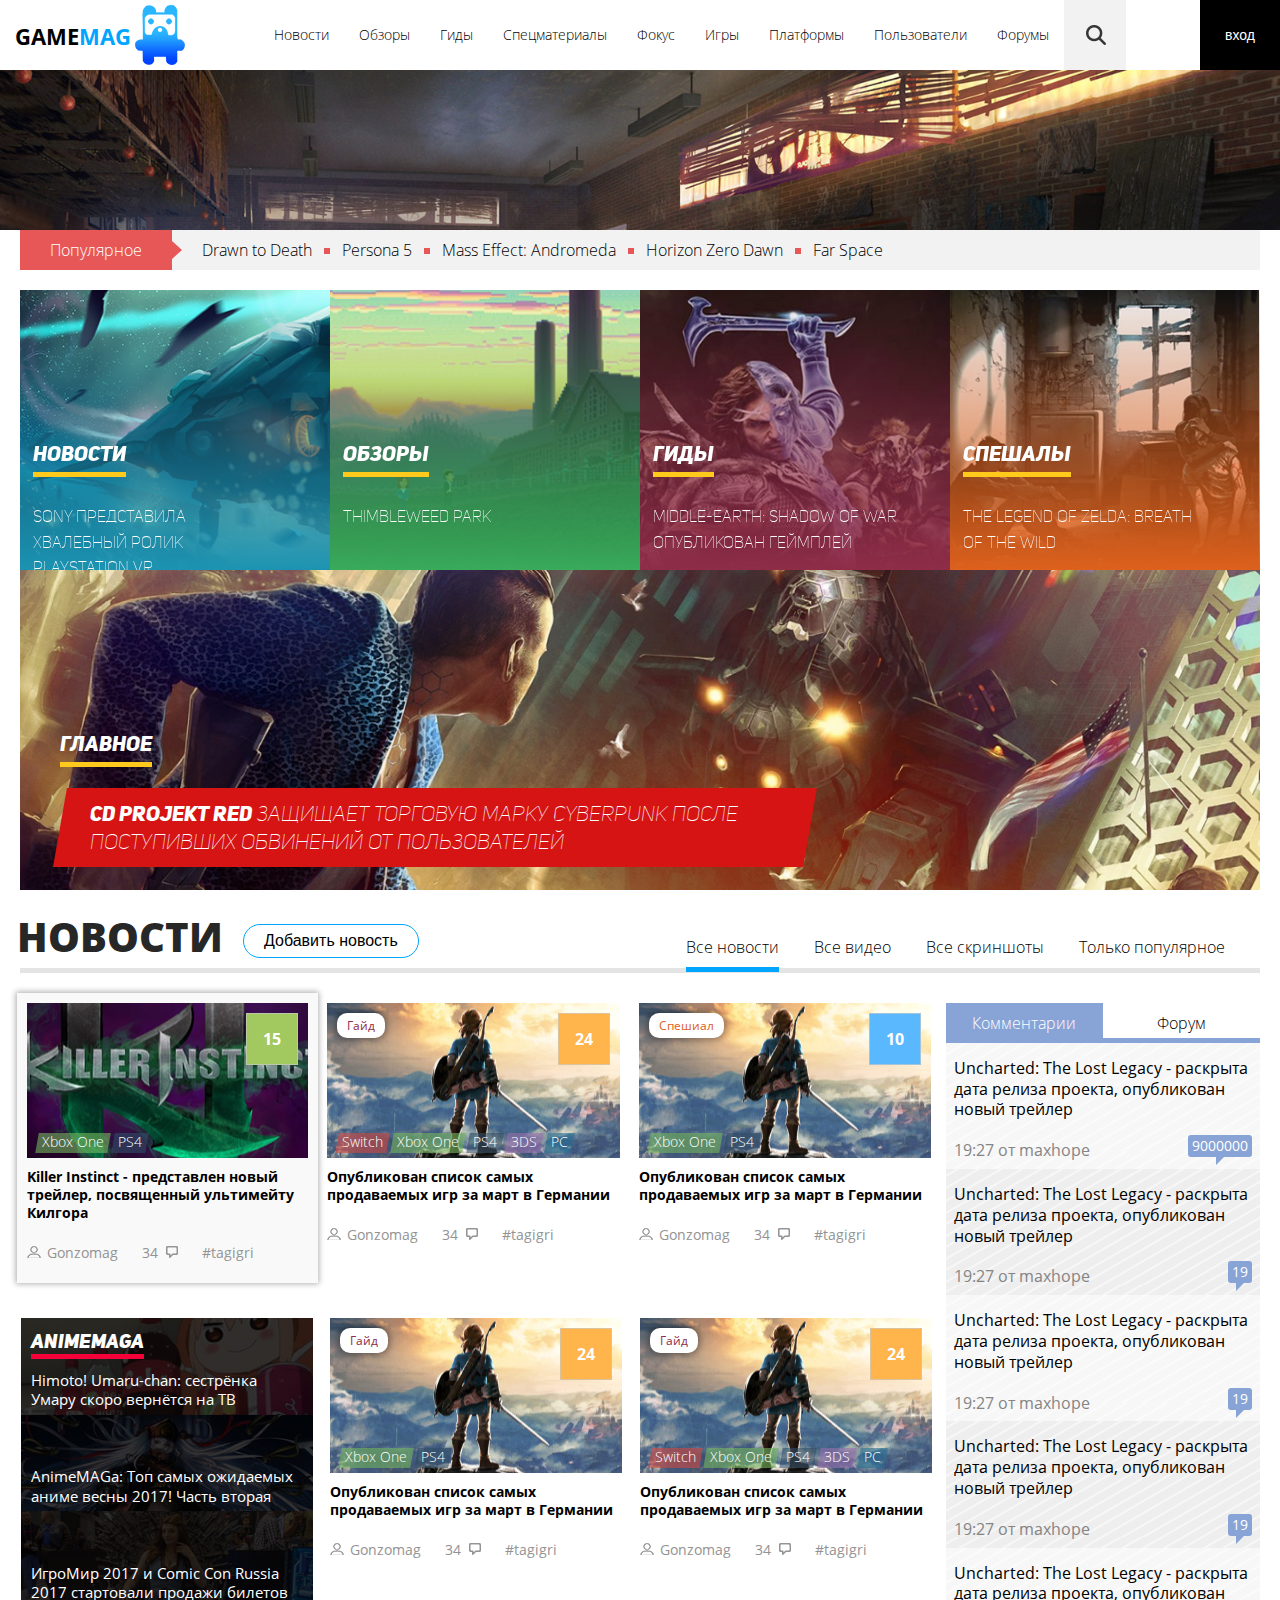
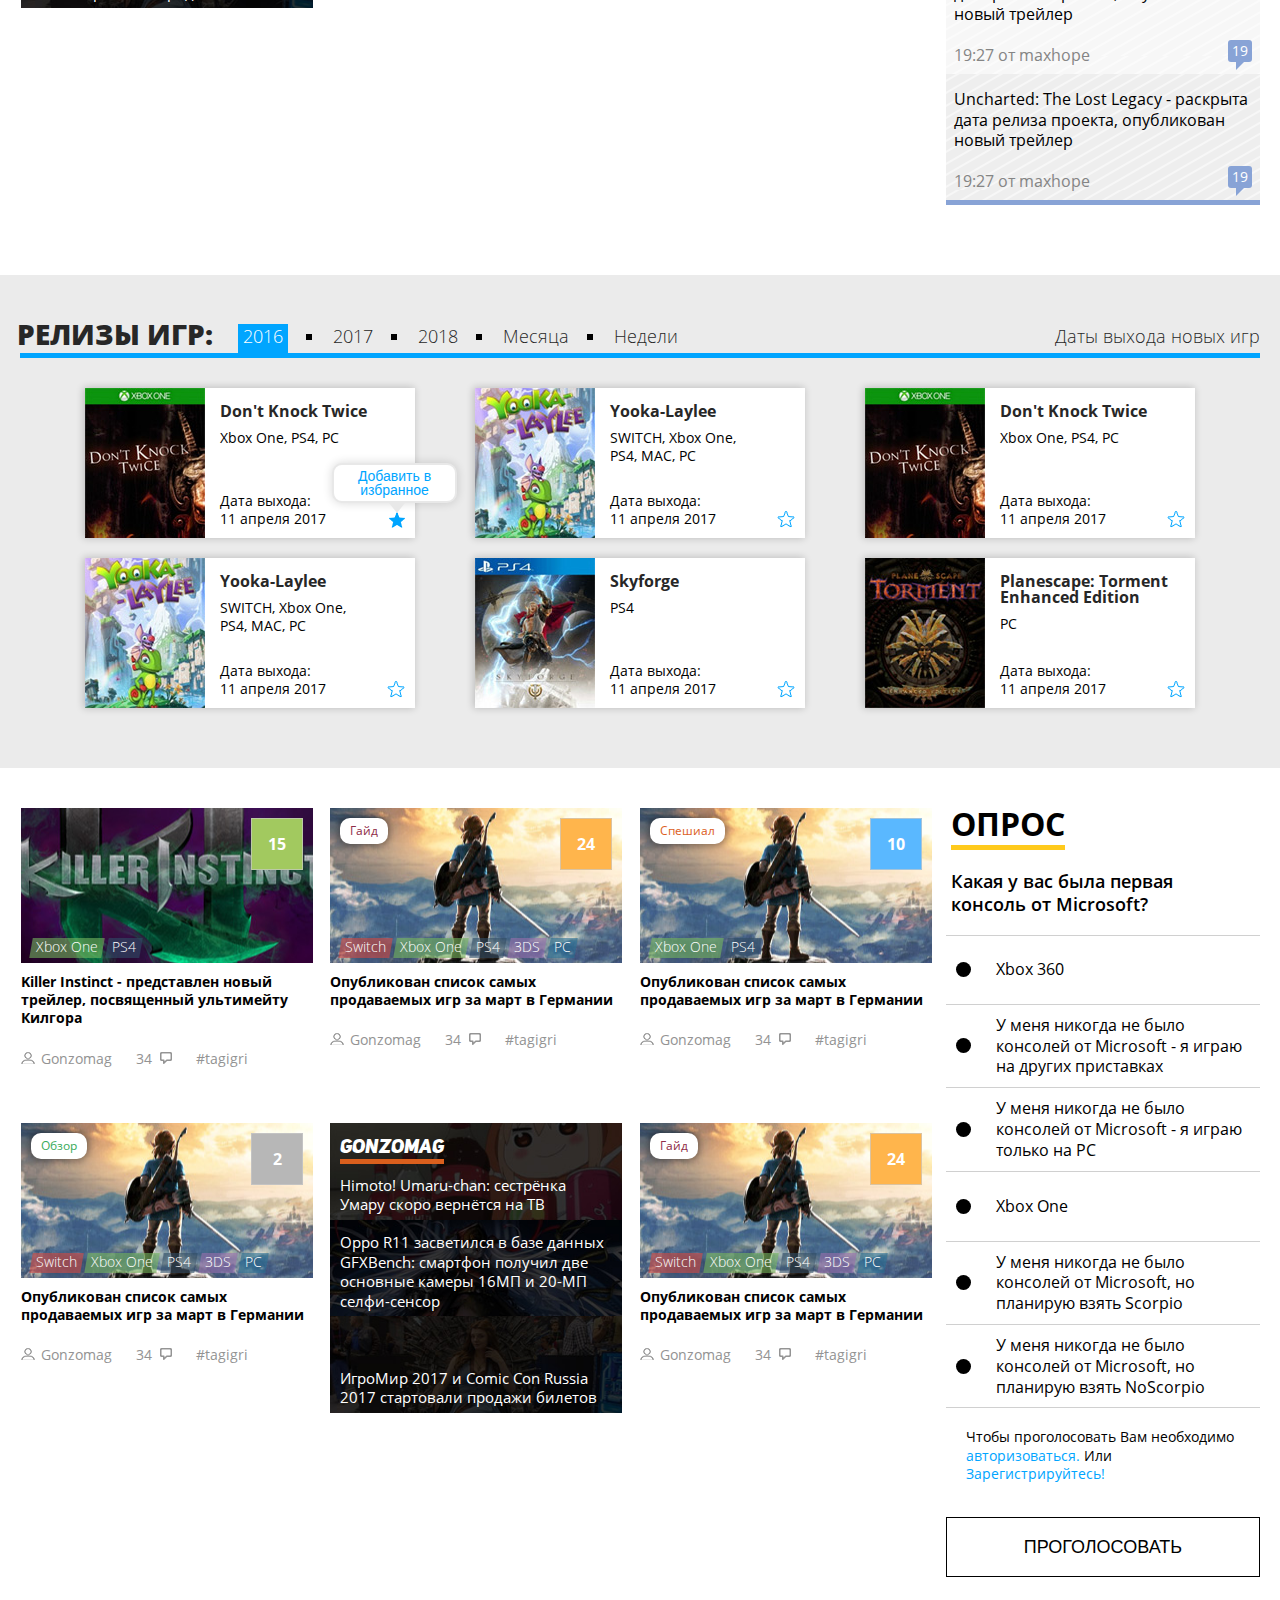
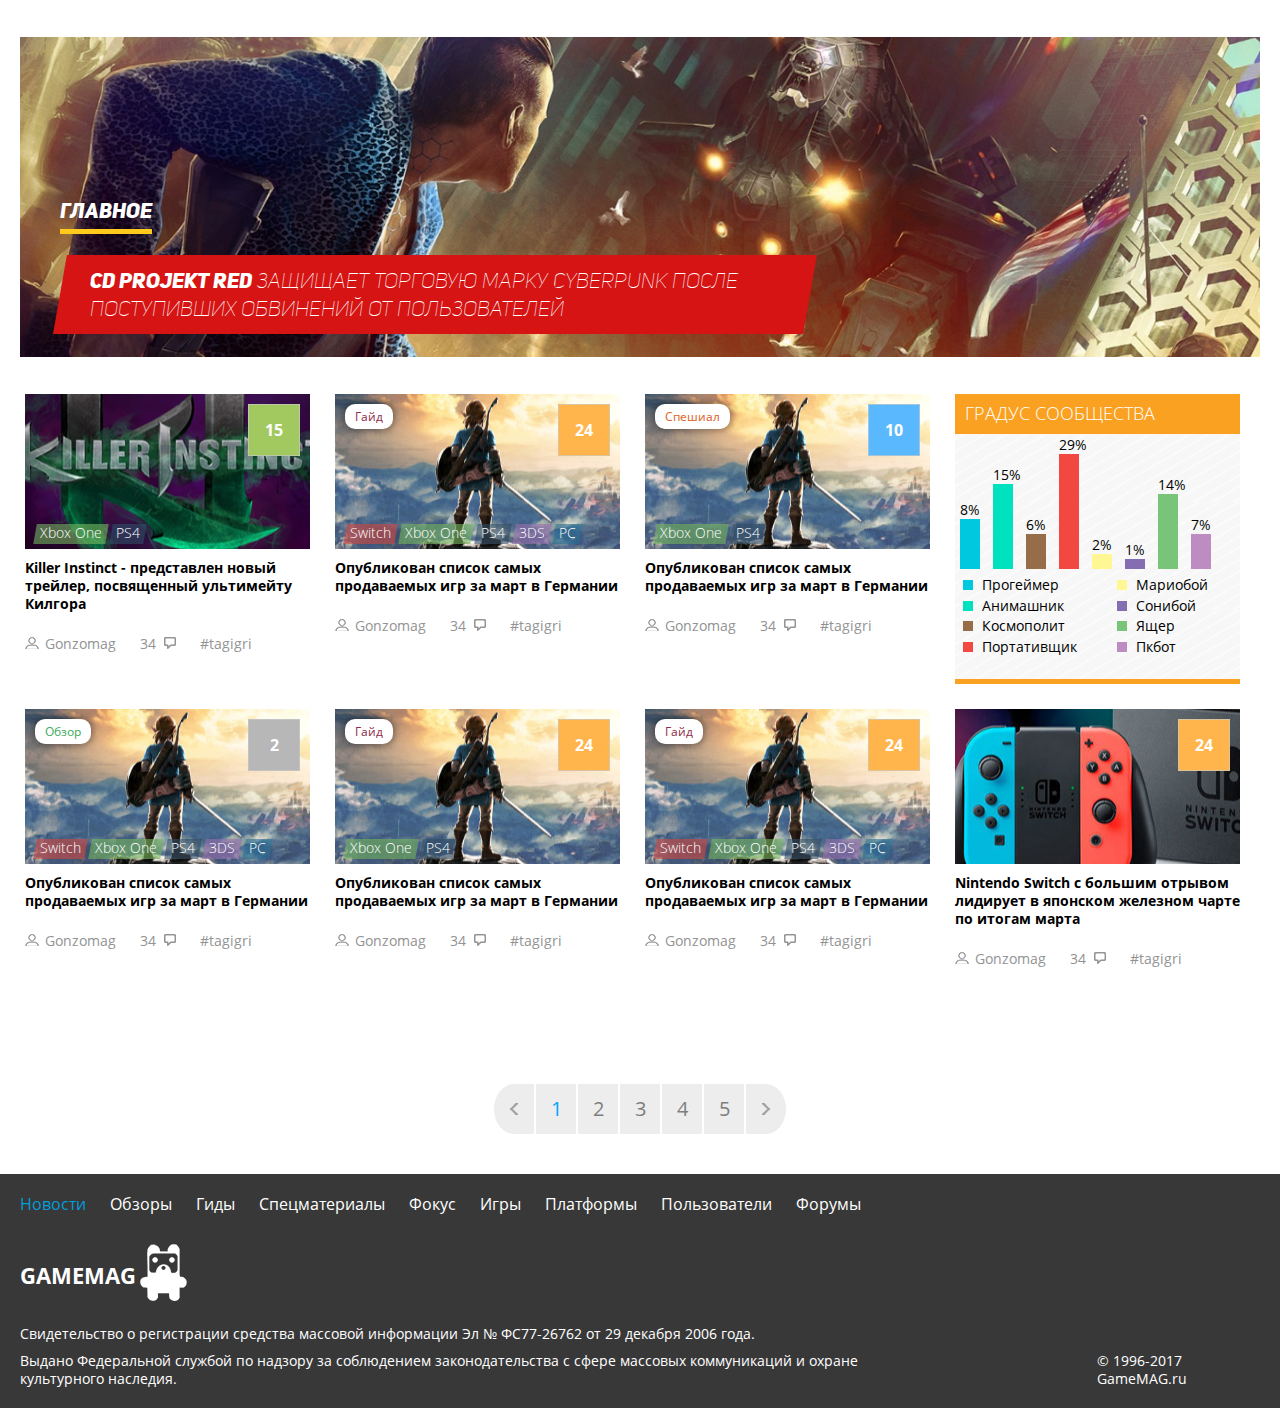
<file: index.html>
<!doctype html>
<html lang="ru" class="no-js">
<head>
  <meta charset="UTF-8">
  <meta name="viewport" content="width=device-width, initial-scale=1">
  <meta http-equiv="X-UA-Compatible" content="ie=edge">
  <title>GameMag</title>

  <link rel="stylesheet" href="css/main.css">
</head>
<body>
<main class="main-wrap">

<header class="page-header">
  <button class="btn btn--menu"></button>

  <span class="page-header__menu-text">Меню</span>

  <div id="logo-wrap" class="logo-wrap">
    <a class="logo-wrap__link" href="index.html">
      <div class="logo-wrap__text">Game<span class="logo-wrap__color">Mag</span></div>
      <img class="logo" src="img/logo.png" alt="логотип">
    </a>
  </div>

  <nav class="main-menu page-header__main-menu">
    <ul class="main-menu__list">
      <li class="main-menu__item"><a class="main-menu__link" href="#">Новости</a></li>
      <li class="main-menu__item"><a class="main-menu__link" href="overviews.html">Обзоры</a></li>
      <li class="main-menu__item"><a class="main-menu__link" href="#">Гиды</a></li>
      <li class="main-menu__item"><a class="main-menu__link" href="#">Спецматериалы</a></li>
      <li class="main-menu__item"><a class="main-menu__link" href="#">Фокус</a></li>
      <li class="main-menu__item"><a class="main-menu__link" href="games.html">Игры</a></li>
      <li class="main-menu__item"><a class="main-menu__link" href="#">Платформы</a></li>
      <li class="main-menu__item"><a class="main-menu__link" href="#">Пользователи</a></li>
      <li class="main-menu__item"><a class="main-menu__link" href="#">Форумы</a></li>
    </ul>

    <button id="btn-search" class="btn btn--search"><span class="btn--search-icon"></span></button>
  </nav>

  <button class="btn btn--login">
    <span class="btn__login-text">вход</span>
    <span class="btn__login-img btn__login-img--passive"></span>
    <span class="btn__login-img btn__login-img--active"></span>

  </button>

  <div class="login-active">
    <div class="login-active__title">Вход</div>

    <form class="login-form" action="/" method="post">
      <label class="login-form__label login-form__label--user"><input class="login-form__input" type="text" name="login" placeholder="Логин"></label>
      <label class="login-form__label login-form__label--pass"><input class="login-form__input" type="password" name="pass" placeholder="Пароль"></label>
      <button class="btn btn--login-form" type="submit">Войти</button>
    </form>

    <div class="social-wrap">
      <div class="social__text">или войти через</div>
      <ul class="social">
        <li class="social__item"><a href="#" class="social__link"></a></li>
        <li class="social__item"><a href="#" class="social__link"></a></li>
        <li class="social__item"><a href="#" class="social__link"></a></li>
      </ul>
    </div>

    <div class="link-wrap">
      <a class="remind-password" href="#">Забыли пароль</a>
      <a class="check-in" href="#">Регистрация</a>
    </div>
  </div>
</header>

<div class="main-content">
  <div class="top-img-wrap">
    <img class="top-img" src="img/top-img.jpg">
  </div>

  <div class="game-sections">
    <nav class="game-menu">
      <ul class="game-menu__list">
        <li class="game-menu__item">Популярное</li>
        <li class="game-menu__item"><a href="" class="game-menu__link">Drawn to Death</a></li>
        <li class="game-menu__item"><a href="" class="game-menu__link">Persona 5</a></li>
        <li class="game-menu__item"><a href="" class="game-menu__link">Mass Effect: Andromeda</a></li>
        <li class="game-menu__item"><a href="" class="game-menu__link">Horizon Zero Dawn</a></li>
        <li class="game-menu__item"><a href="" class="game-menu__link">Far Space</a></li>
      </ul>
    </nav>

    <ul class="game-sections__list">
      <li class="game-sections__item">
        <figure class="effect-sadie">
          <img src="img/game-news.jpg" alt="Игровые новости">
          <figcaption class="effect-sadie__news">
            <div class="wrap__desc">
              <h3>Новости</h3>
              <p>Sony представила хвалебный ролик PlayStation VR</p>
            </div>
            <a href="#"></a>
          </figcaption>
        </figure>
      </li>
      <li class="game-sections__item">
        <figure class="effect-sadie">
          <img src="img/game-reviews.jpg" alt="Обзоры">
          <figcaption class="effect-sadie__reviews">
            <div class="wrap__desc">
              <h3>Обзоры</h3>
              <p>Thimbleweed Park</p>
            </div>
            <a href="#"></a>
          </figcaption>
        </figure>
      </li>
      <li class="game-sections__item">
        <figure class="effect-sadie">
          <img src="img/game-guides.jpg" alt="Гиды">
          <figcaption class="effect-sadie__guides">
            <div class="wrap__desc">
              <h3>Гиды</h3>
              <p>Middle-Earth: Shadow of War опубликован геймплей</p>
            </div>
            <a href="#"></a>
          </figcaption>
        </figure>
      </li>
      <li class="game-sections__item">
        <figure class="effect-sadie">
          <img src="img/game-special.jpg" alt="Спешалы">
          <figcaption class="effect-sadie__special">
            <div class="wrap__desc">
              <h3>Спешалы</h3>
              <p>The Legend of Zelda: Breath of the Wild</p>
            </div>
            <a href="#"></a>
          </figcaption>
        </figure>
      </li>
    </ul>

    <div class="top-news">
      <div class="top-news__img-wrap">
        <a class="top-news__link" href="#"></a>
        <img class="top-news__img" src="img/top-news.jpg" alt="Главная новость">
      </div>

      <div class="top-news__wrap">
        <h3 class="top-news__title">Главное</h3>
        <p class="top-news__text"><span class="top-news__text--weight">CD Projekt RED</span> защищает торговую марку Cyberpunk после
          поступивших обвинений от пользователей</p>
      </div>
    </div>
  </div>

  <section class="news">
    <div class="container">
      <header class="news-header">
        <div class="news-header__wrap">

          <div class="news-header__title-wrap">
            <h2 class="news-header__title">Новости</h2>
            <button class="btn btn--news-add">Добавить новость</button>
          </div>

          <button class="btn btn--news-all">
            <span class="btn__news-all-text">Все</span>
            <span class="btn__news-all-img btn__news-all-img--down"></span>
            <span class="btn__news-all-img btn__news-all-img--up"></span>
          </button>
        </div>

        <ul class="news-menu">
          <li class="news-menu__item"><a href="#" class="news-menu__link active">Все новости</a></li>
          <li class="news-menu__item"><a href="#" class="news-menu__link">Все видео</a></li>
          <li class="news-menu__item"><a href="#" class="news-menu__link">Все скриншоты</a></li>
          <li class="news-menu__item"><a href="#" class="news-menu__link">Только популярное</a></li>
        </ul>
      </header>

      <div class="news__wrap">
        <div class="news-item-wrap">
          <div class="news-item anchored">
            <div class="news-item__top">
              <a class="news-item__link" href="#"></a>
              <span class="news-item__valuation news-item__valuation--middle">15</span>

              <div class="news-item__support">
                <a href="#" class="support-item support-item--xbox-one">Xbox One</a>
                <a href="#" class="support-item support-item--ps4">PS4</a>
              </div>

              <div class="news-item__img-wrap">
                <img class="news-item__img" src="img/killer-instinct.jpg" alt="Killer Instinct">
              </div>

              <a class="news-item__text" href="#">Killer Instinct - представлен новый трейлер, посвященный ультимейту Килгора</a>
            </div>

            <div class="news-item__bottom">
              <a href="#" class="news-item__author">Gonzomag</a>
              <a href="#" class="news-item__comment">34</a>
              <a href="#" class="news-item__hashtag">#tagigri</a>
            </div>
        </div>

          <div class="news-item">
            <div class="news-item__top">
              <a class="news-item__link" href="#"></a>
              <a class="news-item__section news-item__section--guide" href="#">Гайд</a>
              <span class="news-item__valuation news-item__valuation--high">24</span>

              <div class="news-item__support">
                <a href="#" class="support-item support-item--switch">Switch</a>
                <a href="#" class="support-item support-item--xbox-one">Xbox One</a>
                <a href="#" class="support-item support-item--ps4">PS4</a>
                <a href="#" class="support-item support-item--3ds">3DS</a>
                <a href="#" class="support-item support-item--pc">PC</a>
              </div>

              <div class="news-item__img-wrap">
                <img class="news-item__img" src="img/guide-img.jpg" alt="Killer Instinct">
              </div>

              <a class="news-item__text" href="#">Опубликован список самых продаваемых игр за март в Германии</a>
            </div>

            <div class="news-item__bottom">
              <a href="#" class="news-item__author">Gonzomag</a>
              <a href="#" class="news-item__comment">34</a>
              <a href="#" class="news-item__hashtag">#tagigri</a>
            </div>
          </div>

          <div class="news-item">
            <div class="news-item__top">
              <a class="news-item__link" href="#"></a>
              <a class="news-item__section news-item__section--special" href="#">Спешиал</a>
              <span class="news-item__valuation news-item__valuation--little">10</span>

              <div class="news-item__support">
                <a href="#" class="support-item support-item--xbox-one">Xbox One</a>
                <a href="#" class="support-item support-item--ps4">PS4</a>
              </div>

              <div class="news-item__img-wrap">
                <img class="news-item__img" src="img/guide-img.jpg" alt="Killer Instinct">
              </div>

              <a class="news-item__text" href="#">Опубликован список самых продаваемых игр за март в Германии</a>
            </div>

            <div class="news-item__bottom">
              <a href="#" class="news-item__author">Gonzomag</a>
              <a href="#" class="news-item__comment">34</a>
              <a href="#" class="news-item__hashtag">#tagigri</a>
            </div>
          </div>

          <div class="news-item news-item--desc">
            <a class="news-item__title" href="#">Animemaga</a>

            <div class="news-item__desc">
              <div class="news-item__desc-top">
                <a class="news-item__desc-link" href="#"></a>
                <img class="news-item__desc-img" src="img/animemaga-himoto.jpg" alt="himoto">
                <p class="news-item__desc-text">Himoto! Umaru-chan: сестрёнка Умару скоро вернётся на ТВ</p>
              </div>

              <div class="news-item__desc-middle">
                <a class="news-item__desc-link" href="#"></a>
                <img class="news-item__desc-img" src="img/animemaga-oppo.jpg" alt="himoto">
                <p class="news-item__desc-text">AnimeMAGa: Топ самых ожидаемых аниме весны 2017! Часть вторая</p>
              </div>

              <div class="news-item__desc-bottom">
                <a class="news-item__desc-link" href="#"></a>
                <img class="news-item__desc-img" src="img/animemaga-comic-con.jpg" alt="himoto">
                <p class="news-item__desc-text">ИгроМир 2017 и Comic Con Russia 2017 стартовали продажи билетов</p>
              </div>
            </div>
          </div>

          <div class="news-item">
            <div class="news-item__top">
              <a class="news-item__link" href="#"></a>
              <a class="news-item__section news-item__section--guide" href="#">Гайд</a>
              <span class="news-item__valuation news-item__valuation--high">24</span>

              <div class="news-item__support">
                <a href="#" class="support-item support-item--xbox-one">Xbox One</a>
                <a href="#" class="support-item support-item--ps4">PS4</a>
              </div>

              <div class="news-item__img-wrap">
                <img class="news-item__img" src="img/guide-img.jpg" alt="Killer Instinct">
              </div>

              <a class="news-item__text" href="#">Опубликован список самых продаваемых игр за март в Германии</a>
            </div>

            <div class="news-item__bottom">
              <a href="#" class="news-item__author">Gonzomag</a>
              <a href="#" class="news-item__comment">34</a>
              <a href="#" class="news-item__hashtag">#tagigri</a>
            </div>
          </div>

          <div class="news-item">
            <div class="news-item__top">
              <a class="news-item__link" href="#"></a>
              <a class="news-item__section news-item__section--guide" href="#">Гайд</a>
              <span class="news-item__valuation news-item__valuation--high">24</span>

              <div class="news-item__support">
                <a href="#" class="support-item support-item--switch">Switch</a>
                <a href="#" class="support-item support-item--xbox-one">Xbox One</a>
                <a href="#" class="support-item support-item--ps4">PS4</a>
                <a href="#" class="support-item support-item--3ds">3DS</a>
                <a href="#" class="support-item support-item--pc">PC</a>
              </div>

              <div class="news-item__img-wrap">
                <img class="news-item__img" src="img/guide-img.jpg" alt="Killer Instinct">
              </div>

              <a class="news-item__text" href="#">Опубликован список самых продаваемых игр за март в Германии</a>
            </div>

            <div class="news-item__bottom">
              <a href="#" class="news-item__author">Gonzomag</a>
              <a href="#" class="news-item__comment">34</a>
              <a href="#" class="news-item__hashtag">#tagigri</a>
            </div>
          </div>
        </div>

        <aside class="tabs">
          <ul class="tabs__caption">
            <li class="tabs__color1 active">Комментарии</li>
            <li class="tabs__color2">Форум</li>
          </ul>

          <button class="btn btn--tabs-open">
            <span class="btn__tabs-text">Раскрыть</span>
            <span class="btn__tabs-img btn__tabs-img--down"></span>
            <span class="btn__tabs-img btn__tabs-img--up"></span>
          </button>

          <ul class="tabs__content tabs__comments active">
            <li class="tabs__content-item">
              <a class="tabs__comments-link" href=""></a>
              <p>Uncharted: The Lost Legacy - раскрыта дата релиза проекта, опубликован новый трейлер</p>
              <span class="tab-author">19:27 от <a class="tab-author__link" href="#">maxhope</a></span>
              <a class="tab-comment" href="#">9000000</a>
            </li>
            <li class="tabs__content-item">
              <a class="tabs__comments-link" href=""></a>
              <p>Uncharted: The Lost Legacy - раскрыта дата релиза проекта, опубликован новый трейлер</p>
              <span class="tab-author">19:27 от <a class="tab-author__link" href="#">maxhope</a></span>
              <a class="tab-comment" href="#">19</a>
            </li>
            <li class="tabs__content-item">
              <a class="tabs__comments-link" href=""></a>
              <p>Uncharted: The Lost Legacy - раскрыта дата релиза проекта, опубликован новый трейлер</p>
              <span class="tab-author">19:27 от <a class="tab-author__link" href="#">maxhope</a></span>
              <a class="tab-comment" href="#">19</a>
            </li>
            <li class="tabs__content-item">
              <a class="tabs__comments-link" href=""></a>
              <p>Uncharted: The Lost Legacy - раскрыта дата релиза проекта, опубликован новый трейлер</p>
              <span class="tab-author">19:27 от <a class="tab-author__link" href="#">maxhope</a></span>
              <a class="tab-comment" href="#">19</a>
            </li>
            <li class="tabs__content-item">
              <a class="tabs__comments-link" href=""></a>
              <p>Uncharted: The Lost Legacy - раскрыта дата релиза проекта, опубликован новый трейлер</p>
              <span class="tab-author">19:27 от <a class="tab-author__link" href="#">maxhope</a></span>
              <a class="tab-comment" href="#">19</a>
              </li>
            <li class="tabs__content-item">
              <a class="tabs__comments-link" href=""></a>
              <p>Uncharted: The Lost Legacy - раскрыта дата релиза проекта, опубликован новый трейлер</p>
              <span class="tab-author">19:27 от <a class="tab-author__link" href="#">maxhope</a></span>
              <a class="tab-comment" href="#">19</a>
            </li>
          </ul>

          <ul class="tabs__content tabs__forum">
            <li class="tabs__content-item">
              <a class="tabs__forum-link" href=""></a>
              <a class="tab-topic" href="#">Mario 5</a>
              <p>artemnet: Хочется с кем-нибудь побегать, я играл в мультиплеер с третьих </p>
              <span class="tab-author">Автор <a class="tab-author__link" href="#">Tinkino,</a> 15 июня, 2016</span>
              <a class="tab-comment-forum" href="#">19</a>
            </li>

            <li class="tabs__content-item">
              <a class="tabs__forum-link" href=""></a>
              <a class="tab-topic" href="#">Gears of War 4</a>
              <p>artemnet: Хочется с кем-нибудь побегать, я играл в мультиплеер с третьих </p>
              <span class="tab-author">Автор <a class="tab-author__link" href="#">Tinkino,</a> 15 июня, 2016</span>
              <a class="tab-comment-forum" href="#">19</a>
            </li>

            <li class="tabs__content-item">
              <a class="tabs__forum-link" href=""></a>
              <a class="tab-topic" href="#">Age of Conan</a>
              <p>artemnet: Хочется с кем-нибудь побегать, я играл в мультиплеер с третьих </p>
              <span class="tab-author">Автор <a class="tab-author__link" href="#">Tinkino,</a> 15 июня, 2016</span>
              <a class="tab-comment-forum" href="#">19</a>
            </li>

            <li class="tabs__content-item">
              <a class="tabs__forum-link" href=""></a>
              <a class="tab-topic" href="#">TES: Skyrim</a>
              <p>artemnet: Хочется с кем-нибудь побегать, я играл в мультиплеер с третьих </p>
              <span class="tab-author">Автор <a class="tab-author__link" href="#">Tinkino,</a> 15 июня, 2016</span>
              <a class="tab-comment-forum" href="#">19</a>
            </li>

            <li class="tabs__content-item">
              <a class="tabs__forum-link" href=""></a>
              <a class="tab-topic" href="#">Sims4</a>
              <p>artemnet: Хочется с кем-нибудь побегать, я играл в мультиплеер с третьих </p>
              <span class="tab-author">Автор <a class="tab-author__link" href="#">Tinkino,</a> 15 июня, 2016</span>
              <a class="tab-comment-forum" href="#">19</a>
            </li>

            <li class="tabs__content-item">
              <a class="tabs__forum-link" href=""></a>
              <a class="tab-topic" href="#">Sims4</a>
              <p>artemnet: Хочется с кем-нибудь побегать, я играл в мультиплеер с третьих </p>
              <span class="tab-author">Автор <a class="tab-author__link" href="#">Tinkino,</a> 15 июня, 2016</span>
              <a class="tab-comment-forum" href="#">19</a>
            </li>
          </ul>
        </aside>
      </div>
    </div>
  </section>

  <section class="release-games">
    <div class="container">
      <header class="release-games-header">
        <div class="release-games-header__wrap">
          <h2 class="release-games-header__title">Релизы игр:</h2>
          <button class="btn btn--release-games-all">
            <span class="btn__release-games-text">Все</span>
            <span class="btn__release-games-img btn__release-games-img--down"></span>
            <span class="btn__release-games-img btn__release-games-img--up"></span>
          </button>

          <ul class="release-date-menu">
            <li class="release-date-menu__item"><a href="" class="release-date-menu__link active">2016</a></li>
            <li class="release-date-menu__item"><a href="" class="release-date-menu__link">2017</a></li>
            <li class="release-date-menu__item"><a href="" class="release-date-menu__link">2018</a></li>
            <li class="release-date-menu__item"><a href="" class="release-date-menu__link">Месяца</a></li>
            <li class="release-date-menu__item"><a href="" class="release-date-menu__link">Недели</a></li>
          </ul>
        </div>

        <a class="release-games-header__text" href="#">Даты выхода новых игр</a>
      </header>

      <div class="game-wrap">
        <div class="game">
          <img class="game__img" src="img/twice.jpg" alt="">

          <div class="game__desc">
            <h4 class="game__title">Don't Knock Twice</h4>
            <div class="game__support">Xbox One, PS4, PC</div>
            <div class="game__release-date">
              <span>Дата выхода:</span>
              <span>11 апреля 2017</span>
            </div>

            <button class="btn btn--to-favorites">
              <span class="btn__to-favorites-img active"></span>
              <span class="btn__to-favorites-text">Добавить в избранное</span>
            </button>
          </div>
        </div>

        <div class="game">
          <img class="game__img" src="img/yooka-laylee.jpg" alt="">

          <div class="game__desc">
            <h4 class="game__title">Yooka-Laylee</h4>
            <div class="game__support">SWITCH, Xbox One, PS4, MAC, PC</div>
            <div class="game__release-date">
              <span>Дата выхода:</span>
              <span>11 апреля 2017</span>
            </div>

            <button class="btn btn--to-favorites">
              <span class="btn__to-favorites-img"></span>
            </button>
          </div>
        </div>

        <div class="game">
          <img class="game__img" src="img/twice.jpg" alt="">

          <div class="game__desc">
            <h4 class="game__title">Don't Knock Twice</h4>
            <div class="game__support">Xbox One, PS4, PC</div>
            <div class="game__release-date">
              <span>Дата выхода:</span>
              <span>11 апреля 2017</span>
            </div>

            <button class="btn btn--to-favorites">
              <span class="btn__to-favorites-img"></span>
            </button>
          </div>
        </div>

        <div class="game">
          <img class="game__img" src="img/yooka-laylee.jpg" alt="">

          <div class="game__desc">
            <h4 class="game__title">Yooka-Laylee</h4>
            <div class="game__support">SWITCH, Xbox One, PS4, MAC, PC</div>
            <div class="game__release-date">
              <span>Дата выхода:</span>
              <span>11 апреля 2017</span>
            </div>

            <button class="btn btn--to-favorites">
              <span class="btn__to-favorites-img"></span>
            </button>
          </div>
        </div>

        <div class="game">
          <img class="game__img" src="img/skyforge.jpg" alt="">

          <div class="game__desc">
            <h4 class="game__title">Skyforge</h4>
            <div class="game__support">PS4</div>
            <div class="game__release-date">
              <span>Дата выхода:</span>
              <span>11 апреля 2017</span>
            </div>

            <button class="btn btn--to-favorites">
              <span class="btn__to-favorites-img"></span>
            </button>
          </div>
        </div>

        <div class="game">
          <img class="game__img" src="img/torment.jpg" alt="">

          <div class="game__desc">
            <h4 class="game__title">Planescape: Torment Enhanced Edition</h4>
            <div class="game__support">PC</div>
            <div class="game__release-date">
              <span>Дата выхода:</span>
              <span>11 апреля 2017</span>
            </div>

            <button class="btn btn--to-favorites">
              <span class="btn__to-favorites-img"></span>
            </button>
          </div>
        </div>

        <div class="game">
          <img class="game__img" src="img/skyforge.jpg" alt="">

          <div class="game__desc">
            <h4 class="game__title">Skyforge</h4>
            <div class="game__support">PS4</div>
            <div class="game__release-date">
              <span>Дата выхода:</span>
              <span>11 апреля 2017</span>
            </div>

            <button class="btn btn--to-favorites">
              <span class="btn__to-favorites-img"></span>
            </button>
          </div>
        </div>

        <div class="game">
          <img class="game__img" src="img/torment.jpg" alt="">

          <div class="game__desc">
            <h4 class="game__title">Planescape: Torment Enhanced Edition</h4>
            <div class="game__support">PC</div>
            <div class="game__release-date">
              <span>Дата выхода:</span>
              <span>11 апреля 2017</span>
            </div>

            <button class="btn btn--to-favorites">
              <span class="btn__to-favorites-img"></span>
            </button>
          </div>
        </div>
      </div>
    </div>
  </section>

  <section class="news">
    <div class="container">
      <div class="news__wrap">
        <div class="news-item-wrap">
          <div class="news-item">
            <div class="news-item__top">
              <a class="news-item__link" href="#"></a>
              <span class="news-item__valuation news-item__valuation--middle">15</span>

              <div class="news-item__support">
                <a href="#" class="support-item support-item--xbox-one">Xbox One</a>
                <a href="#" class="support-item support-item--ps4">PS4</a>
              </div>

              <div class="news-item__img-wrap">
                <img class="news-item__img" src="img/killer-instinct.jpg" alt="Killer Instinct">
              </div>

              <a class="news-item__text" href="#">Killer Instinct - представлен новый трейлер, посвященный ультимейту Килгора</a>
            </div>

            <div class="news-item__bottom">
              <a href="#" class="news-item__author">Gonzomag</a>
              <a href="#" class="news-item__comment">34</a>
              <a href="#" class="news-item__hashtag">#tagigri</a>
            </div>
          </div>

          <div class="news-item">
            <div class="news-item__top">
              <a class="news-item__link" href="#"></a>
              <a class="news-item__section news-item__section--guide" href="#">Гайд</a>
              <span class="news-item__valuation news-item__valuation--high">24</span>

              <div class="news-item__support">
                <a href="#" class="support-item support-item--switch">Switch</a>
                <a href="#" class="support-item support-item--xbox-one">Xbox One</a>
                <a href="#" class="support-item support-item--ps4">PS4</a>
                <a href="#" class="support-item support-item--3ds">3DS</a>
                <a href="#" class="support-item support-item--pc">PC</a>
              </div>

              <div class="news-item__img-wrap">
                <img class="news-item__img" src="img/guide-img.jpg" alt="Killer Instinct">
              </div>

              <a class="news-item__text" href="#">Опубликован список самых продаваемых игр за март в Германии</a>
            </div>

            <div class="news-item__bottom">
              <a href="#" class="news-item__author">Gonzomag</a>
              <a href="#" class="news-item__comment">34</a>
              <a href="#" class="news-item__hashtag">#tagigri</a>
            </div>
          </div>

          <div class="news-item">
            <div class="news-item__top">
              <a class="news-item__link" href="#"></a>
              <a class="news-item__section news-item__section--special" href="#">Спешиал</a>
              <span class="news-item__valuation news-item__valuation--little">10</span>

              <div class="news-item__support">
                <a href="#" class="support-item support-item--xbox-one">Xbox One</a>
                <a href="#" class="support-item support-item--ps4">PS4</a>
              </div>

              <div class="news-item__img-wrap">
                <img class="news-item__img" src="img/guide-img.jpg" alt="Killer Instinct">
              </div>

              <a class="news-item__text" href="#">Опубликован список самых продаваемых игр за март в Германии</a>
            </div>

            <div class="news-item__bottom">
              <a href="#" class="news-item__author">Gonzomag</a>
              <a href="#" class="news-item__comment">34</a>
              <a href="#" class="news-item__hashtag">#tagigri</a>
            </div>
          </div>

          <div class="news-item">
            <div class="news-item__top">
              <a class="news-item__link" href="#"></a>
              <a class="news-item__section news-item__section--overview" href="#">Обзор</a>
              <span class="news-item__valuation news-item__valuation--very-little">2</span>

              <div class="news-item__support">
                <a href="#" class="support-item support-item--switch">Switch</a>
                <a href="#" class="support-item support-item--xbox-one">Xbox One</a>
                <a href="#" class="support-item support-item--ps4">PS4</a>
                <a href="#" class="support-item support-item--3ds">3DS</a>
                <a href="#" class="support-item support-item--pc">PC</a>
              </div>

              <div class="news-item__img-wrap">
                <img class="news-item__img" src="img/guide-img.jpg" alt="Killer Instinct">
              </div>

              <a class="news-item__text" href="#">Опубликован список самых продаваемых игр за март в Германии</a>
            </div>

            <div class="news-item__bottom">
              <a href="#" class="news-item__author">Gonzomag</a>
              <a href="#" class="news-item__comment">34</a>
              <a href="#" class="news-item__hashtag">#tagigri</a>
            </div>
          </div>

          <div class="news-item news-item--desc">
            <a class="news-item__title news-item__title--gonzomag" href="#">GONZOMAG</a>

            <div class="news-item__desc">
              <div class="news-item__desc-top">
                <a class="news-item__desc-link" href="#"></a>
                <img class="news-item__desc-img" src="img/animemaga-himoto.jpg" alt="himoto">
                <p class="news-item__desc-text">Himoto! Umaru-chan: сестрёнка Умару скоро вернётся на ТВ</p>
              </div>

              <div class="news-item__desc-middle">
                <a class="news-item__desc-link" href="#"></a>
                <img class="news-item__desc-img" src="img/animemaga-oppo.jpg" alt="himoto">
                <p class="news-item__desc-text">Oppo R11 засветился в базе данных GFXBench: смартфон получил две основные камеры 16МП и  20-МП селфи-сенсор</p>
              </div>

              <div class="news-item__desc-bottom">
                <a class="news-item__desc-link" href="#"></a>
                <img class="news-item__desc-img" src="img/animemaga-comic-con.jpg" alt="himoto">
                <p class="news-item__desc-text">ИгроМир 2017 и Comic Con Russia 2017 стартовали продажи билетов</p>
              </div>
            </div>
          </div>

          <div class="news-item">
            <div class="news-item__top">
              <a class="news-item__link" href="#"></a>
              <a class="news-item__section news-item__section--guide" href="#">Гайд</a>
              <span class="news-item__valuation news-item__valuation--high">24</span>

              <div class="news-item__support">
                <a href="#" class="support-item support-item--switch">Switch</a>
                <a href="#" class="support-item support-item--xbox-one">Xbox One</a>
                <a href="#" class="support-item support-item--ps4">PS4</a>
                <a href="#" class="support-item support-item--3ds">3DS</a>
                <a href="#" class="support-item support-item--pc">PC</a>
              </div>

              <div class="news-item__img-wrap">
                <img class="news-item__img" src="img/guide-img.jpg" alt="Killer Instinct">
              </div>

              <a class="news-item__text" href="#">Опубликован список самых продаваемых игр за март в Германии</a>
            </div>

            <div class="news-item__bottom">
              <a href="#" class="news-item__author">Gonzomag</a>
              <a href="#" class="news-item__comment">34</a>
              <a href="#" class="news-item__hashtag">#tagigri</a>
            </div>
          </div>
        </div>

        <aside class="interview">
          <h3 class="interview__title">Опрос</h3>
          <div class="interview__desc">
            <p class="interview__text">Какая у вас была первая консоль от Microsoft?</p>
            <span class="interview__desc-img interview__desc-img--down"></span>
            <span class="interview__desc-img interview__desc-img--up"></span>
          </div>

          <!-- interview__hidden-user Класс для скрытия формы, когда юзер проголосовал -->
          <form class="interview-form" action="/" method="post">
            <input id="xbox-360" class="interview-form__input" type="radio" name="your-console" value="xbox-360"><label class="interview-form__label" for="xbox-360">Xbox 360</label>
            <input id="other-consoles" class="interview-form__input" type="radio" name="your-console" value="other-consoles"><label class="interview-form__label" for="other-consoles">У меня никогда не было консолей от Microsoft - я играю на других приставках</label>
            <input id="pc" class="interview-form__input" type="radio" name="your-console" value="pc"><label class="interview-form__label" for="pc">У меня никогда не было консолей от Microsoft - я играю только на PC</label>
            <input id="xbox-one" class="interview-form__input" type="radio" name="your-console" value="xbox-one"><label class="interview-form__label" for="xbox-one">Xbox One</label>
            <input id="scorpio" class="interview-form__input" type="radio" name="your-console" value="scorpio"><label class="interview-form__label" for="scorpio">У меня никогда не было консолей от Microsoft, но планирую взять Scorpio</label>
            <input id="noscorpio" class="interview-form__input" type="radio" name="your-console" value="noscorpio"><label class="interview-form__label" for="noscorpio">У меня никогда не было консолей от Microsoft, но планирую взять NoScorpio</label>

            <p class="interview-form__text">Чтобы проголосовать Вам необходимо <a href="#">авторизоваться.</a> Или <a href="">Зарегистрируйтесь!</a></p>
            <!-- interview__hidden-user Класс для скрытия текста выше, когда юзер авторизировался -->

            <button class="btn btn--interview-form">Проголосовать</button>
            <!-- btn--interview-in-user-login класс для отступа кнопки от последнего пункта, из-за того что скрывается верхний блок -->
          </form>

          <!-- Блок с результатами головования -->
          <div class="interview-voted">
            <ul class="interview-voted__list">
              <li class="interview-voted__item">
                <span class="interview-voted__name">Xbox 360</span>
                <span class="interview-voted__number">156</span>
              </li>

              <li class="interview-voted__item">
                <span class="interview-voted__name">У меня никогда не было консолей от Microsoft - я играю на других приставках </span>
                <span class="interview-voted__number">95</span>
              </li>

              <li class="interview-voted__item">
                <span class="interview-voted__name">У меня никогда не было консолей от Microsoft - я играю только на PC </span>
                <span class="interview-voted__number">44</span>
              </li>

              <li class="interview-voted__item">
                <span class="interview-voted__name">Xbox One</span>
                <span class="interview-voted__number">30</span>
              </li>

              <li class="interview-voted__item">
                <span class="interview-voted__name">У меня никогда не было консолей от Microsoft, но планирую взять Scorpio</span>
                <span class="interview-voted__number">8</span>
              </li>

              <li class="interview-voted__item">
                <span class="interview-voted__name">У меня никогда не было консолей от Microsoft, но планирую взять Scorpio</span>
                <span class="interview-voted__number">6</span>
              </li>
            </ul>

            <div class="interview-voted__all">Всего проголосовали <span class="interview-voted__all-color">339</span> человек</div>
          </div>
        </aside>
      </div>
    </div>
  </section>

  <div class="top-news-wrap">
    <div class="top-news top-news--bottom">
      <div class="top-news__img-wrap">
        <a class="top-news__link" href="#"></a>
        <img class="top-news__img" src="img/top-news.jpg" alt="Главная новость">
      </div>

      <div class="top-news__wrap">
        <h3 class="top-news__title">Главное</h3>
        <p class="top-news__text"><span class="top-news__text--weight">CD Projekt RED</span> защищает торговую марку Cyberpunk после
          поступивших обвинений от пользователей</p>
      </div>
    </div>
  </div>

  <section class="news">
    <div class="container">
      <div class="news__wrap">
        <div class="news-item-wrap news-item-wrap--width">
          <div class="news-item">
            <div class="news-item__top">
              <a class="news-item__link" href="#"></a>
              <span class="news-item__valuation news-item__valuation--middle">15</span>

              <div class="news-item__support">
                <a href="#" class="support-item support-item--xbox-one">Xbox One</a>
                <a href="#" class="support-item support-item--ps4">PS4</a>
              </div>

              <div class="news-item__img-wrap">
                <img class="news-item__img" src="img/killer-instinct.jpg" alt="Killer Instinct">
              </div>

              <a class="news-item__text" href="#">Killer Instinct - представлен новый трейлер, посвященный ультимейту Килгора</a>
            </div>

            <div class="news-item__bottom">
              <a href="#" class="news-item__author">Gonzomag</a>
              <a href="#" class="news-item__comment">34</a>
              <a href="#" class="news-item__hashtag">#tagigri</a>
            </div>
          </div>

          <div class="news-item">
            <div class="news-item__top">
              <a class="news-item__link" href="#"></a>
              <a class="news-item__section news-item__section--guide" href="#">Гайд</a>
              <span class="news-item__valuation news-item__valuation--high">24</span>

              <div class="news-item__support">
                <a href="#" class="support-item support-item--switch">Switch</a>
                <a href="#" class="support-item support-item--xbox-one">Xbox One</a>
                <a href="#" class="support-item support-item--ps4">PS4</a>
                <a href="#" class="support-item support-item--3ds">3DS</a>
                <a href="#" class="support-item support-item--pc">PC</a>
              </div>

              <div class="news-item__img-wrap">
                <img class="news-item__img" src="img/guide-img.jpg" alt="Killer Instinct">
              </div>

              <a class="news-item__text" href="#">Опубликован список самых продаваемых игр за март в Германии</a>
            </div>

            <div class="news-item__bottom">
              <a href="#" class="news-item__author">Gonzomag</a>
              <a href="#" class="news-item__comment">34</a>
              <a href="#" class="news-item__hashtag">#tagigri</a>
            </div>
          </div>

          <div class="news-item ">
            <div class="news-item__top">
              <a class="news-item__link" href="#"></a>
              <a class="news-item__section news-item__section--special" href="#">Спешиал</a>
              <span class="news-item__valuation news-item__valuation--little">10</span>

              <div class="news-item__support">
                <a href="#" class="support-item support-item--xbox-one">Xbox One</a>
                <a href="#" class="support-item support-item--ps4">PS4</a>
              </div>

              <div class="news-item__img-wrap">
                <img class="news-item__img" src="img/guide-img.jpg" alt="Killer Instinct">
              </div>

              <a class="news-item__text" href="#">Опубликован список самых продаваемых игр за март в Германии</a>
            </div>

            <div class="news-item__bottom">
              <a href="#" class="news-item__author">Gonzomag</a>
              <a href="#" class="news-item__comment">34</a>
              <a href="#" class="news-item__hashtag">#tagigri</a>
            </div>
          </div>

          <div class="news-item news-item--interview">
            <div class="news-item__title-interview">Градус сообщества</div>

            <div class="schedule">
              <div class="schedule__column">
                <div class="schedule__column-wrap">
                  <span class="schedule__column-percent">8%</span>
                  <div class="schedule__column-pro"></div>
                </div>
              </div>

              <div class="schedule__column">
                <div class="schedule__column-wrap">
                  <span class="schedule__column-percent">15%</span>
                  <div class="schedule__column-anime"></div>
                </div>
              </div>

              <div class="schedule__column">
                <div class="schedule__column-wrap">
                  <span class="schedule__column-percent">6%</span>
                  <div class="schedule__column-cosmopolitan"></div>
                </div>
              </div>

              <div class="schedule__column">
                <div class="schedule__column-wrap">
                  <span class="schedule__column-percent">29%</span>
                  <div class="schedule__column-port"></div>
                </div>
              </div>

              <div class="schedule__column">
                <div class="schedule__column-wrap">
                  <span class="schedule__column-percent">2%</span>
                  <div class="schedule__column-mario"></div>
                </div>
              </div>

              <div class="schedule__column">
                <div class="schedule__column-wrap">
                  <span class="schedule__column-percent">1%</span>
                  <div class="schedule__column-sony"></div>
                </div>
              </div>

              <div class="schedule__column">
                <div class="schedule__column-wrap">
                  <span class="schedule__column-percent">14%</span>
                  <div class="schedule__column-pangolin"></div>
                </div>
              </div>
              <div class="schedule__column">
                <div class="schedule__column-wrap">
                  <span class="schedule__column-percent">7%</span>
                  <div class="schedule__column-pc"></div>
                </div>
              </div>
            </div>

            <div class="column-name">
              <div class="column-name__wrap">
                <span class="column-name__color column-name__color--pro"></span>
                <span class="column-name__text">Прогеймер</span>
              </div>

              <div class="column-name__wrap">
                <span class="column-name__color column-name__color--anime"></span>
                <span class="column-name__text">Анимашник</span>
              </div>

              <div class="column-name__wrap">
                <span class="column-name__color column-name__color--cosmopolitan"></span>
                <span class="column-name__text">Космополит</span>
              </div>

              <div class="column-name__wrap">
                <span class="column-name__color column-name__color--port"></span>
                <span class="column-name__text">Портативщик</span>
              </div>

              <div class="column-name__wrap">
                <span class="column-name__color column-name__color--mario"></span>
                <span class="column-name__text">Мариобой</span>
              </div>

              <div class="column-name__wrap">
                <span class="column-name__color column-name__color--sony"></span>
                <span class="column-name__text">Сонибой</span>
              </div>

              <div class="column-name__wrap">
                <span class="column-name__color column-name__color--pangolin"></span>
                <span class="column-name__text">Ящер</span>
              </div>

              <div class="column-name__wrap">
                <span class="column-name__color column-name__color--pc"></span>
                <span class="column-name__text">Пкбот</span>
              </div>
            </div>
          </div>

          <div class="news-item">
            <div class="news-item__top">
              <a class="news-item__link" href="#"></a>
              <a class="news-item__section news-item__section--overview" href="#">Обзор</a>
              <span class="news-item__valuation news-item__valuation--very-little">2</span>

              <div class="news-item__support">
                <a href="#" class="support-item support-item--switch">Switch</a>
                <a href="#" class="support-item support-item--xbox-one">Xbox One</a>
                <a href="#" class="support-item support-item--ps4">PS4</a>
                <a href="#" class="support-item support-item--3ds">3DS</a>
                <a href="#" class="support-item support-item--pc">PC</a>
              </div>

              <div class="news-item__img-wrap">
                <img class="news-item__img" src="img/guide-img.jpg" alt="Killer Instinct">
             </div>

              <a class="news-item__text" href="#">Опубликован список самых продаваемых игр за март в Германии</a>
            </div>

            <div class="news-item__bottom">
              <a href="#" class="news-item__author">Gonzomag</a>
              <a href="#" class="news-item__comment">34</a>
              <a href="#" class="news-item__hashtag">#tagigri</a>
            </div>
          </div>

          <div class="news-item">
            <div class="news-item__top">
              <a class="news-item__link" href="#"></a>
              <a class="news-item__section news-item__section--guide" href="#">Гайд</a>
              <span class="news-item__valuation news-item__valuation--high">24</span>

              <div class="news-item__support">
                <a href="#" class="support-item support-item--xbox-one">Xbox One</a>
                <a href="#" class="support-item support-item--ps4">PS4</a>
              </div>

              <div class="news-item__img-wrap">
                <img class="news-item__img" src="img/guide-img.jpg" alt="Killer Instinct">
              </div>

              <a class="news-item__text" href="#">Опубликован список самых продаваемых игр за март в Германии</a>
            </div>

            <div class="news-item__bottom">
              <a href="#" class="news-item__author">Gonzomag</a>
              <a href="#" class="news-item__comment">34</a>
              <a href="#" class="news-item__hashtag">#tagigri</a>
            </div>
          </div>

          <div class="news-item">
            <div class="news-item__top">
              <a class="news-item__link" href="#"></a>
              <a class="news-item__section news-item__section--guide" href="#">Гайд</a>
              <span class="news-item__valuation news-item__valuation--high">24</span>

              <div class="news-item__support">
                <a href="#" class="support-item support-item--switch">Switch</a>
                <a href="#" class="support-item support-item--xbox-one">Xbox One</a>
                <a href="#" class="support-item support-item--ps4">PS4</a>
                <a href="#" class="support-item support-item--3ds">3DS</a>
                <a href="#" class="support-item support-item--pc">PC</a>
              </div>

              <div class="news-item__img-wrap">
                <img class="news-item__img" src="img/guide-img.jpg" alt="Killer Instinct">
              </div>

              <a class="news-item__text" href="#">Опубликован список самых продаваемых игр за март в Германии</a>
            </div>

            <div class="news-item__bottom">
              <a href="#" class="news-item__author">Gonzomag</a>
              <a href="#" class="news-item__comment">34</a>
              <a href="#" class="news-item__hashtag">#tagigri</a>
            </div>
          </div>

          <div class="news-item">
            <div class="news-item__top">
              <a class="news-item__link" href="#"></a>
              <span class="news-item__valuation news-item__valuation--high">24</span>

              <div class="news-item__support">

              </div>

              <div class="news-item__img-wrap">
                <img class="news-item__img" src="img/nintendo.jpg" alt="nintendo">
              </div>

              <a class="news-item__text" href="#">Nintendo Switch с большим отрывом лидирует в японском железном чарте по итогам марта</a>
            </div>

            <div class="news-item__bottom">
              <a href="#" class="news-item__author">Gonzomag</a>
              <a href="#" class="news-item__comment">34</a>
              <a href="#" class="news-item__hashtag">#tagigri</a>
            </div>
          </div>
        </div>
      </div>
    </div>
  </section>

  <nav class="page-navigation">
    <ul class="page-navigation__list">
      <li><a class="page-navigation__link page-navigation__link--prev" href=""></a></li>
      <li class="page-navigation__item"><a class="page-navigation__link active" href="">1</a></li>
      <li class="page-navigation__item"><a class="page-navigation__link" href="">2</a></li>
      <li class="page-navigation__item"><a class="page-navigation__link" href="">3</a></li>
      <li class="page-navigation__item"><a class="page-navigation__link" href="">4</a></li>
      <li class="page-navigation__item"><a class="page-navigation__link" href="">5</a></li>
      <li><a class="page-navigation__link page-navigation__link--next" href=""></a></li>
    </ul>
  </nav>

</div>

<footer class="page-footer">
  <div class="container">
    <nav class="main-menu page-footer__main-menu">
      <ul class="main-menu__list">
        <li class="main-menu__item"><span class="main-menu__active">Новости</span></li>
        <li class="main-menu__item"><a class="main-menu__link" href="#">Обзоры</a></li>
        <li class="main-menu__item"><a class="main-menu__link" href="#">Гиды</a></li>
        <li class="main-menu__item"><a class="main-menu__link" href="#">Спецматериалы</a></li>
        <li class="main-menu__item"><a class="main-menu__link" href="#">Фокус</a></li>
        <li class="main-menu__item"><a class="main-menu__link" href="#">Игры</a></li>
        <li class="main-menu__item"><a class="main-menu__link" href="#">Платформы</a></li>
        <li class="main-menu__item"><a class="main-menu__link" href="#">Пользователи</a></li>
        <li class="main-menu__item"><a class="main-menu__link" href="#">Форумы</a></li>
      </ul>
    </nav>

    <div class="logo-wrap">
      <a class="logo-wrap__link" href="index.html">
        <div class="logo-wrap__text">GameMag</div>
        <img class="logo" src="img/logo-footer.png" alt="логотип">
      </a>
    </div>

    <div class="page-footer__desc">
      <div class="page-footer__text">
        <p>Свидетельство о регистрации средства массовой информации Эл № ФС77-26762 от 29 декабря 2006 года.</p>
        <p>Выдано Федеральной службой по надзору за соблюдением законодательства с сфере массовых коммуникаций и охране культурного наследия.</p>
      </div>

      <span>&copy; 1996-2017 GameMAG.ru</span>
    </div>
  </div>
</footer>
</main>

<div class="search">
  <button id="btn-search-close" class="btn btn--search-close" aria-label="Close search form">Х</button>
  <div class="search__inner search__inner--up">
    <form class="search__form" action="">
      <input class="search__input" name="search" type="search" placeholder="Search" autocomplete="off" autocorrect="off" autocapitalize="off" spellcheck="false">
    </form>
  </div>
  <div class="search__inner search__inner--down">
  </div>
</div><!-- /search -->

<script src="js/main.js"></script>
</body>
</html>
</file>
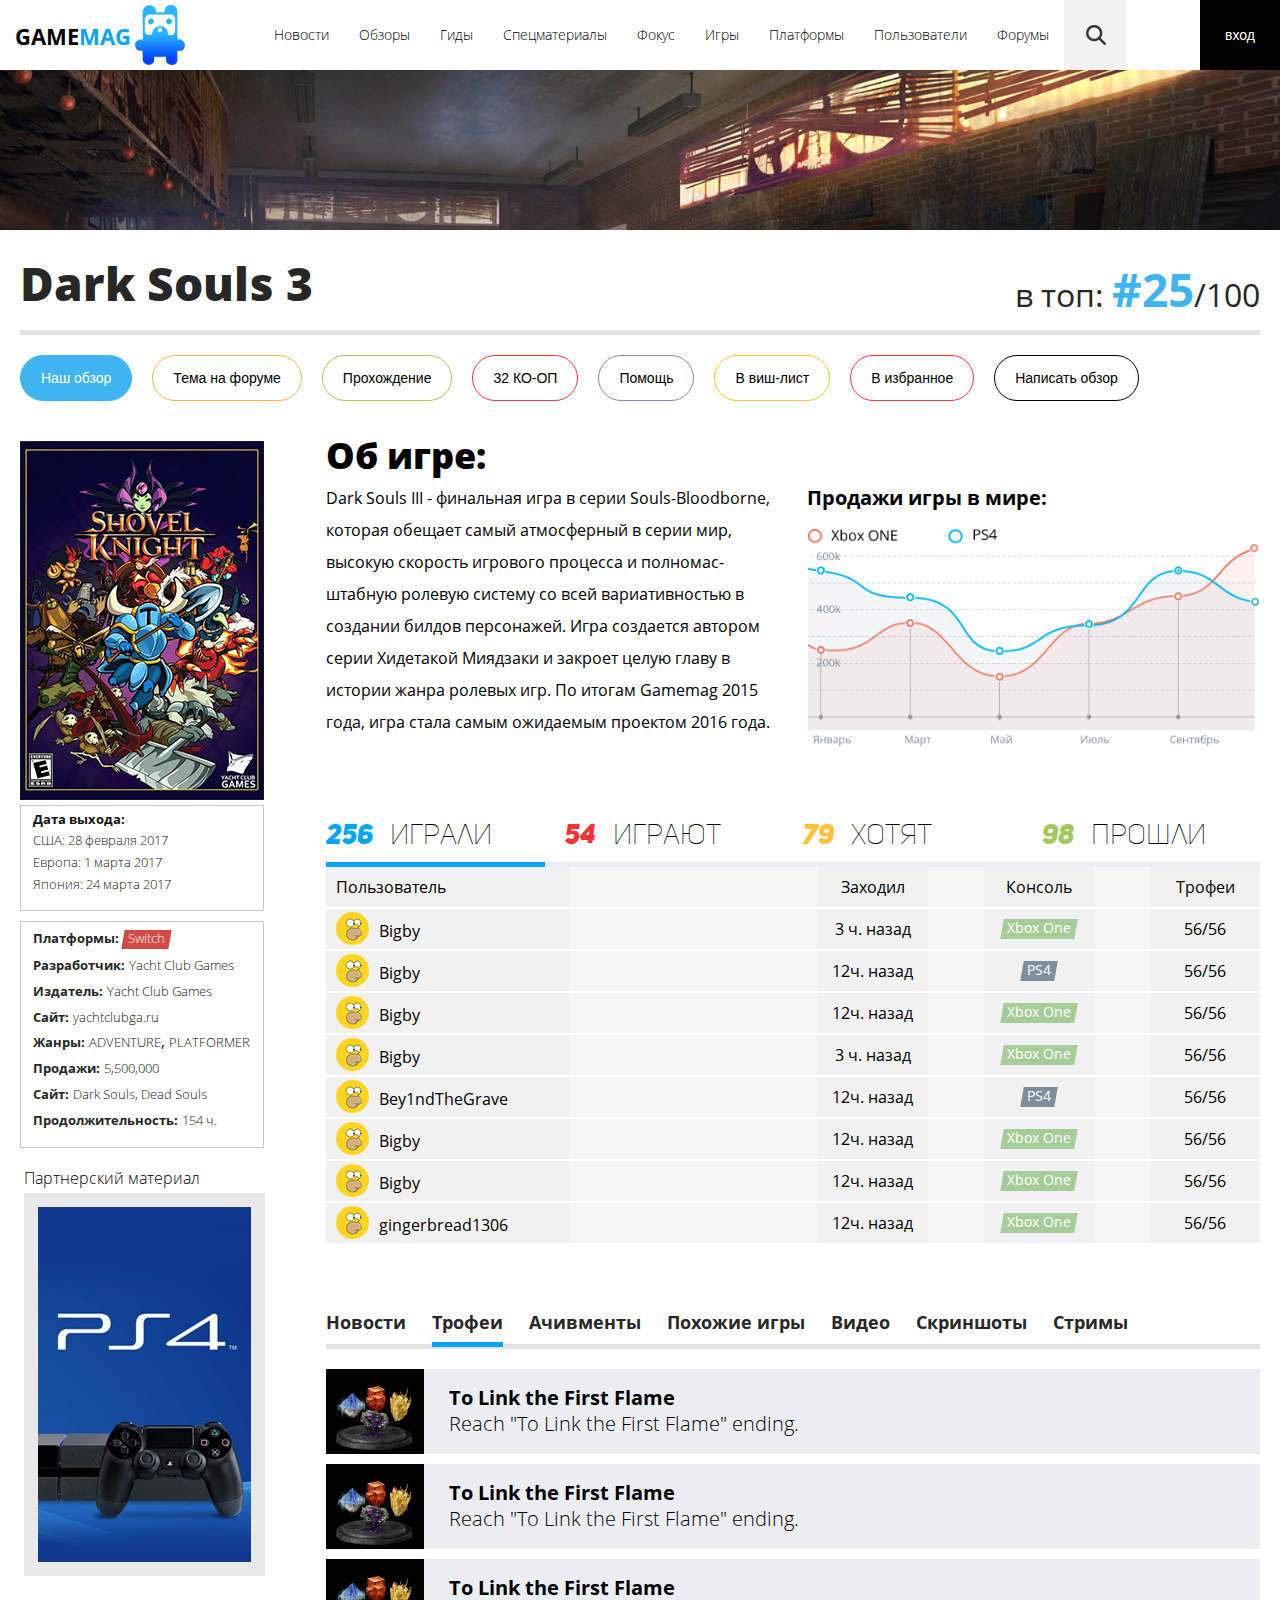
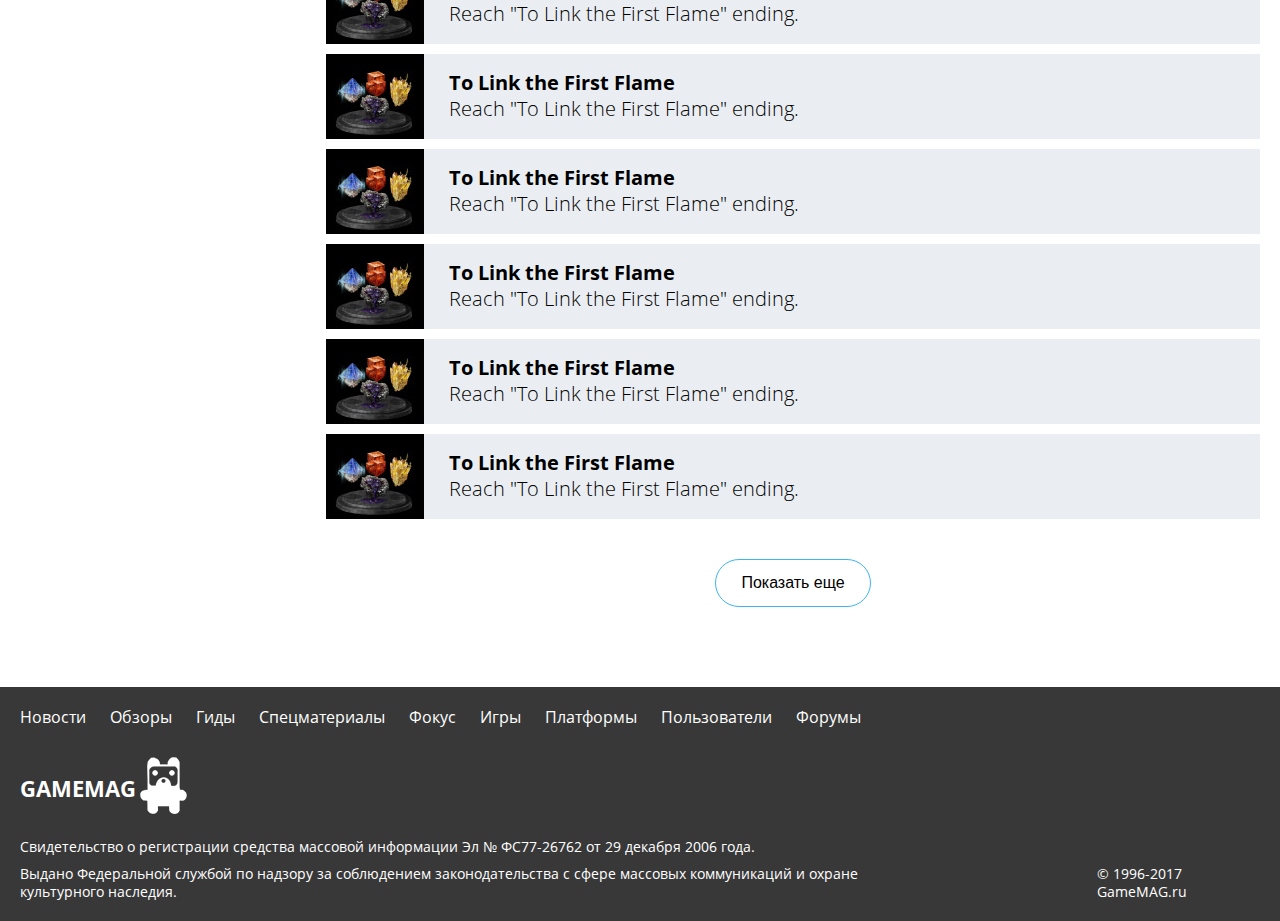
<file: game-page.html>
<!doctype html>
<html lang="ru" class="no-js">
<head>
  <meta charset="UTF-8">
  <meta name="viewport" content="width=device-width, initial-scale=1">
  <meta http-equiv="X-UA-Compatible" content="ie=edge">
  <title>GameMag</title>

  <link rel="stylesheet" href="css/main.css">
</head>
<body>
<main class="main-wrap">

<header class="page-header">
  <button class="btn btn--menu"></button>

  <span class="page-header__menu-text">Меню</span>

  <div id="logo-wrap" class="logo-wrap">
    <a class="logo-wrap__link" href="index.html">
      <div class="logo-wrap__text">Game<span class="logo-wrap__color">Mag</span></div>
      <img class="logo" src="img/logo.png" alt="логотип">
    </a>
  </div>

  <nav class="main-menu page-header__main-menu">
    <ul class="main-menu__list">
      <li class="main-menu__item"><a class="main-menu__link" href="index.html">Новости</a></li>
      <li class="main-menu__item"><a class="main-menu__link" href="overviews.html">Обзоры</a></li>
      <li class="main-menu__item"><a class="main-menu__link" href="#">Гиды</a></li>
      <li class="main-menu__item"><a class="main-menu__link" href="#">Спецматериалы</a></li>
      <li class="main-menu__item"><a class="main-menu__link" href="#">Фокус</a></li>
      <li class="main-menu__item"><a class="main-menu__link" href="games.html">Игры</a></li>
      <li class="main-menu__item"><a class="main-menu__link" href="#">Платформы</a></li>
      <li class="main-menu__item"><a class="main-menu__link" href="#">Пользователи</a></li>
      <li class="main-menu__item"><a class="main-menu__link" href="#">Форумы</a></li>
    </ul>

    <button id="btn-search" class="btn btn--search"><span class="btn--search-icon"></span></button>
  </nav>

  <button class="btn btn--login">
    <span class="btn__login-text">вход</span>
    <span class="btn__login-img btn__login-img--passive"></span>
    <span class="btn__login-img btn__login-img--active"></span>

  </button>

  <div class="login-active">
    <div class="login-active__title">Вход</div>

    <form class="login-form" action="/" method="post">
      <label class="login-form__label login-form__label--user"><input class="login-form__input" type="text" name="login" placeholder="Логин"></label>
      <label class="login-form__label login-form__label--pass"><input class="login-form__input" type="password" name="pass" placeholder="Пароль"></label>
      <button class="btn btn--login-form" type="submit">Войти</button>
    </form>

    <div class="social-wrap">
      <div class="social__text">или войти через</div>
      <ul class="social">
        <li class="social__item"><a href="#" class="social__link"></a></li>
        <li class="social__item"><a href="#" class="social__link"></a></li>
        <li class="social__item"><a href="#" class="social__link"></a></li>
      </ul>
    </div>

    <div class="link-wrap">
      <a class="remind-password" href="#">Забыли пароль</a>
      <a class="check-in" href="#">Регистрация</a>
    </div>
  </div>
</header>

<div class="main-content">
  <div class="top-img-wrap">
    <img class="top-img" src="img/top-img.jpg">
  </div>

  <div class="game-page">
    <div class="container game-page__container">
      <header class="game-page-header">
        <div class="game-page-header__wrap">
          <h1 class="game-page-header__title">Dark Souls 3</h1>
          <div class="game-page-header__top">
            <div class="game-page-header__top-number">в топ: <span class="game-page-header__top-current">#25</span>/100</div>
          </div>
        </div>

        <div class="game-page-header__buttons">
          <button class="btn btn__game-page-header btn--game-page-header-our-review active">Наш обзор</button>
          <button class="btn btn__game-page-header btn--game-page-header-forum">Тема на форуме</button>
          <button class="btn btn__game-page-header btn--game-page-header-passage">Прохождение</button>
          <button class="btn btn__game-page-header btn--game-page-header-co-op">32 КО-ОП</button>
          <button class="btn btn__game-page-header btn--game-page-header-help">Помощь</button>
          <button class="btn btn__game-page-header btn--game-page-header-wish-list">В виш-лист</button>
          <button class="btn btn__game-page-header btn--game-page-header-favorites">В избранное</button>
          <button class="btn btn__game-page-header btn--game-page-header-write-review">Написать обзор</button>
        </div>
      </header>

      <div class="game-page__flex">
        <section class="game-page-left">
          <img src="img/about-game-shovel-knight.jpg" alt="" class="game-page__img">

          <div class="game-page-block">
            <div class="game-page-block__title">Дата выхода:</div>

            <div class="game-page-date">
              <span class="game-page-date__title">США:</span>
              <span class="game-page-date__txt">28 февраля 2017</span>
            </div>

            <div class="game-page-date">
              <span class="game-page-date__title">Европа:</span>
              <span class="game-page-date__txt"> 1 марта 2017</span>
            </div>

            <div class="game-page-date">
              <span class="game-page-date__title">Япония:</span>
              <span class="game-page-date__txt"> 24 марта 2017</span>
            </div>
          </div>

          <div class="about-game__desc">
            <div class="platforms">
              <span class="platforms__title about-game__titles">Платформы:</span>
              <div class="platforms__names about-game__names">
                <a class="support-item support-item--switch-no-opacity" href="#">Switch</a>
              </div>
            </div>

            <div class="developer">
              <span class="developer__title about-game__titles">Разработчик:</span>
              <a class="developer__name about-game__names" href="#">Yacht Club Games</a>
            </div>

            <div class="publisher">
              <span class="publisher__title about-game__titles">Издатель:</span>
              <a class="publisher__name about-game__names" href="#">Yacht Club Games</a>
            </div>

            <div class="website">
              <span class="website__title about-game__titles">Сайт:</span>
              <a class="website__name website__name--td about-game__names" href="http://yachtclubga.ru" target="_blank
">yachtclubga.ru</a>
            </div>

            <div class="genres">
              <span class="genres__title about-game__titles">Жанры:</span>
              <p class="genres__name genres__name--up"><a class="genres__name-link" href="#">Adventure</a>, <a class="genres__name-link" href="#">Platformer</a></p>
            </div>

            <div class="selling">
              <span class="selling__title about-game__titles">Продажи:</span>
              <span class="selling__name about-game__names">5,500,000</span>
            </div>

            <div class="website">
              <span class="website__title about-game__titles">Сайт:</span>
              <div class="website__names about-game__names"><a class="website__link" href="#">Dark Souls</a>, <a class="website__link" href="#">Dead Souls</a></div>
            </div>

            <div class="duration">
              <span class="about-game__titles">Продолжительность:</span>
              <span class="about-game__names">154 ч.</span>
            </div>
          </div>

          <div class="advertising-right">
            <span class="advertising-right__text">Партнерский материал</span>
            <img class="advertising-right__text" src="img/advertising-ps4-2.jpg" alt="PS4">
          </div>
        </section>

        <section class="game-page-right">
          <div class="game-page-desc">

            <div class="game-page-desc__wrap">
              <h2 class="game-page-desc__title">Об игре:</h2>

              <div class="game-page-desc__txt">Dark Souls III - финальная игра в серии Souls-Bloodborne, которая обещает самый атмосферный в серии мир, высокую скорость игрового процесса и полномас-
                штабную ролевую систему со всей вариативностью
                в создании билдов персонажей. Игра создается автором серии Хидетакой Миядзаки и закроет целую главу
                в истории жанра ролевых игр. По итогам Gamemag 2015 года, игра стала самым ожидаемым проектом 2016 года.</div>
            </div>

            <div class="game-page-desc__wrap game-page-desc__wrap--margin">
              <div class="game-page-desc__sales-title">Продажи игры в мире: </div>

              <img src="img/grafik.png" alt="" class="game-page-desc__img">
            </div>
          </div>

          <div class="tabs game-page-tabs">
            <ul class="tabs__caption game-page-tabs__caption">
              <li class="active game-page-tabs__item game-page-tabs__item--were-playing"><span class="game-page-tabs__number">256</span> <span class="game-page-tabs__name game-page-tabs__name--were-playing">Играли</span></li>
              <li class="game-page-tabs__item game-page-tabs__item--are-playing"><span class="game-page-tabs__number">54</span> <span class="game-page-tabs__name game-page-tabs__name--are-playing">Играют</span></li>
              <li class="game-page-tabs__item game-page-tabs__item--want"><span class="game-page-tabs__number">79</span> <span class="game-page-tabs__name game-page-tabs__name--want">Хотят</span></li>
              <li class="game-page-tabs__item game-page-tabs__item--passed"><span class="game-page-tabs__number">98</span> <span class="game-page-tabs__name game-page-tabs__name--passed">Прошли</span></li>
            </ul>

            <ul class="tabs__content game-page-tabs__content active">
              <li class="game-page-tabs__item">
                <div class="game-page-tabs__user"><span>Пользователь</span></div>
                <div class="game-page-tabs__was"><span>Заходил</span></div>
                <div class="game-page-tabs__console"><span>Консоль</span></div>
                <div class="game-page-tabs__trophies"><span>Трофеи</span></div>
              </li>

              <li class="game-page-tabs__item">
                <div class="game-page-tabs__user">
                  <div class="game-page-tabs__wrap-user-img">
                    <img class="game-page-tabs__user-img" src="img/user-profile/outher-user-profile-img.png" alt="">
                  </div>

                  <div class="game-page-tabs__user-name">Bigby</div>
                </div>

                <div class="game-page-tabs__was"><span>3 ч. назад</span></div>
                <div class="game-page-tabs__console"><a class="support-item support-item--xbox-one" href="#">Xbox One</a></div>
                <div class="game-page-tabs__trophies"><span>56/56</span></div>
              </li>

              <li class="game-page-tabs__item">
                <div class="game-page-tabs__user">
                  <div class="game-page-tabs__wrap-user-img">
                    <img class="game-page-tabs__user-img" src="img/user-profile/outher-user-profile-img.png" alt="">
                  </div>

                  <div class="game-page-tabs__user-name">Bigby</div>
                </div>

                <div class="game-page-tabs__was"><span>12ч. назад</span></div>
                <div class="game-page-tabs__console"><a class="support-item support-item--ps4" href="#">PS4</a></div>
                <div class="game-page-tabs__trophies"><span>56/56</span></div>
              </li>

              <li class="game-page-tabs__item">
                <div class="game-page-tabs__user">
                  <div class="game-page-tabs__wrap-user-img">
                    <img class="game-page-tabs__user-img" src="img/user-profile/outher-user-profile-img.png" alt="">
                  </div>

                  <div class="game-page-tabs__user-name">Bigby</div>
                </div>

                <div class="game-page-tabs__was"><span>12ч. назад</span></div>
                <div class="game-page-tabs__console"><a class="support-item support-item--xbox-one" href="#">Xbox One</a></div>
                <div class="game-page-tabs__trophies"><span>56/56</span></div>
              </li>

              <li class="game-page-tabs__item">
                <div class="game-page-tabs__user">
                  <div class="game-page-tabs__wrap-user-img">
                    <img class="game-page-tabs__user-img" src="img/user-profile/outher-user-profile-img.png" alt="">
                  </div>

                  <div class="game-page-tabs__user-name">Bigby</div>
                </div>

                <div class="game-page-tabs__was"><span>3 ч. назад</span></div>
                <div class="game-page-tabs__console"><a class="support-item support-item--xbox-one" href="#">Xbox One</a></div>
                <div class="game-page-tabs__trophies"><span>56/56</span></div>
              </li>

              <li class="game-page-tabs__item">
                <div class="game-page-tabs__user">
                  <div class="game-page-tabs__wrap-user-img">
                    <img class="game-page-tabs__user-img" src="img/user-profile/outher-user-profile-img.png" alt="">
                  </div>

                  <div class="game-page-tabs__user-name">Bey1ndTheGrave</div>
                </div>

                <div class="game-page-tabs__was"><span>12ч. назад</span></div>
                <div class="game-page-tabs__console"><a class="support-item support-item--ps4" href="#">PS4</a></div>
                <div class="game-page-tabs__trophies"><span>56/56</span></div>
              </li>

              <li class="game-page-tabs__item">
                <div class="game-page-tabs__user">
                  <div class="game-page-tabs__wrap-user-img">
                    <img class="game-page-tabs__user-img" src="img/user-profile/outher-user-profile-img.png" alt="">
                  </div>

                  <div class="game-page-tabs__user-name">Bigby</div>
                </div>

                <div class="game-page-tabs__was"><span>12ч. назад</span></div>
                <div class="game-page-tabs__console"><a class="support-item support-item--xbox-one" href="#">Xbox One</a></div>
                <div class="game-page-tabs__trophies"><span>56/56</span></div>
              </li>

              <li class="game-page-tabs__item">
                <div class="game-page-tabs__user">
                  <div class="game-page-tabs__wrap-user-img">
                    <img class="game-page-tabs__user-img" src="img/user-profile/outher-user-profile-img.png" alt="">
                  </div>

                  <div class="game-page-tabs__user-name">Bigby</div>
                </div>

                <div class="game-page-tabs__was"><span>12ч. назад</span></div>
                <div class="game-page-tabs__console"><a class="support-item support-item--xbox-one" href="#">Xbox One</a></div>
                <div class="game-page-tabs__trophies"><span>56/56</span></div>
              </li>

              <li class="game-page-tabs__item">
                <div class="game-page-tabs__user">
                  <div class="game-page-tabs__wrap-user-img">
                    <img class="game-page-tabs__user-img" src="img/user-profile/outher-user-profile-img.png" alt="">
                  </div>

                  <div class="game-page-tabs__user-name">gingerbread1306</div>
                </div>

                <div class="game-page-tabs__was"><span>12ч. назад</span></div>
                <div class="game-page-tabs__console"><a class="support-item support-item--xbox-one" href="#">Xbox One</a></div>
                <div class="game-page-tabs__trophies"><span>56/56</span></div>
              </li>
            </ul>

            <ul class="tabs__content game-page-tabs__content">
              <li class="game-page-tabs__item">
                <div class="game-page-tabs__user"><span>Пользователь</span></div>
                <div class="game-page-tabs__was"><span>Заходил</span></div>
                <div class="game-page-tabs__console"><span>Консоль</span></div>
                <div class="game-page-tabs__trophies"><span>Трофеи</span></div>
              </li>

              <li class="game-page-tabs__item">
                <div class="game-page-tabs__user">
                  <div class="game-page-tabs__wrap-user-img">
                    <img class="game-page-tabs__user-img" src="img/user-pic2.jpg" alt="">
                  </div>

                  <div class="game-page-tabs__user-name">unkucher</div>
                </div>

                <div class="game-page-tabs__was"><span>30 ч. назад</span></div>
                <div class="game-page-tabs__console"><a class="support-item support-item--switch" href="#">Swicth</a></div>
                <div class="game-page-tabs__trophies"><span>56/56</span></div>
              </li>

              <li class="game-page-tabs__item">
                <div class="game-page-tabs__user">
                  <div class="game-page-tabs__wrap-user-img">
                    <img class="game-page-tabs__user-img" src="img/user-pic2.jpg" alt="">
                  </div>

                  <div class="game-page-tabs__user-name">Bey1ndTheGrave</div>
                </div>

                <div class="game-page-tabs__was"><span>12ч. назад</span></div>
                <div class="game-page-tabs__console"><a class="support-item support-item--pc" href="#">PC</a></div>
                <div class="game-page-tabs__trophies"><span>56/56</span></div>
              </li>

              <li class="game-page-tabs__item">
                <div class="game-page-tabs__user">
                  <div class="game-page-tabs__wrap-user-img">
                    <img class="game-page-tabs__user-img" src="img/user-pic2.jpg" alt="">
                  </div>

                  <div class="game-page-tabs__user-name">unkucher</div>
                </div>

                <div class="game-page-tabs__was"><span>30 ч. назад</span></div>
                <div class="game-page-tabs__console"><a class="support-item support-item--switch" href="#">Swicth</a></div>
                <div class="game-page-tabs__trophies"><span>56/56</span></div>
              </li>

              <li class="game-page-tabs__item">
                <div class="game-page-tabs__user">
                  <div class="game-page-tabs__wrap-user-img">
                    <img class="game-page-tabs__user-img" src="img/user-pic2.jpg" alt="">
                  </div>

                  <div class="game-page-tabs__user-name">Bey1ndTheGrave</div>
                </div>

                <div class="game-page-tabs__was"><span>12ч. назад</span></div>
                <div class="game-page-tabs__console"><a class="support-item support-item--pc" href="#">PC</a></div>
                <div class="game-page-tabs__trophies"><span>56/56</span></div>
              </li>

              <li class="game-page-tabs__item">
                <div class="game-page-tabs__user">
                  <div class="game-page-tabs__wrap-user-img">
                    <img class="game-page-tabs__user-img" src="img/user-pic2.jpg" alt="">
                  </div>

                  <div class="game-page-tabs__user-name">unkucher</div>
                </div>

                <div class="game-page-tabs__was"><span>30 ч. назад</span></div>
                <div class="game-page-tabs__console"><a class="support-item support-item--switch" href="#">Swicth</a></div>
                <div class="game-page-tabs__trophies"><span>56/56</span></div>
              </li>

              <li class="game-page-tabs__item">
                <div class="game-page-tabs__user">
                  <div class="game-page-tabs__wrap-user-img">
                    <img class="game-page-tabs__user-img" src="img/user-pic2.jpg" alt="">
                  </div>

                  <div class="game-page-tabs__user-name">Bey1ndTheGrave</div>
                </div>

                <div class="game-page-tabs__was"><span>12ч. назад</span></div>
                <div class="game-page-tabs__console"><a class="support-item support-item--pc" href="#">PC</a></div>
                <div class="game-page-tabs__trophies"><span>56/56</span></div>
              </li>

              <li class="game-page-tabs__item">
                <div class="game-page-tabs__user">
                  <div class="game-page-tabs__wrap-user-img">
                    <img class="game-page-tabs__user-img" src="img/user-pic2.jpg" alt="">
                  </div>

                  <div class="game-page-tabs__user-name">unkucher</div>
                </div>

                <div class="game-page-tabs__was"><span>30 ч. назад</span></div>
                <div class="game-page-tabs__console"><a class="support-item support-item--switch" href="#">Swicth</a></div>
                <div class="game-page-tabs__trophies"><span>56/56</span></div>
              </li>

              <li class="game-page-tabs__item">
                <div class="game-page-tabs__user">
                  <div class="game-page-tabs__wrap-user-img">
                    <img class="game-page-tabs__user-img" src="img/user-pic2.jpg" alt="">
                  </div>

                  <div class="game-page-tabs__user-name">Bey1ndTheGrave</div>
                </div>

                <div class="game-page-tabs__was"><span>12ч. назад</span></div>
                <div class="game-page-tabs__console"><a class="support-item support-item--pc" href="#">PC</a></div>
                <div class="game-page-tabs__trophies"><span>56/56</span></div>
              </li>
            </ul>

            <ul class="tabs__content game-page-tabs__content">
              <li class="game-page-tabs__item">
                <div class="game-page-tabs__user"><span>Пользователь</span></div>
                <div class="game-page-tabs__was"><span>Заходил</span></div>
                <div class="game-page-tabs__console"><span>Консоль</span></div>
                <div class="game-page-tabs__trophies"><span>Трофеи</span></div>
              </li>

              <li class="game-page-tabs__item">
                <div class="game-page-tabs__user">
                  <div class="game-page-tabs__wrap-user-img">
                    <img class="game-page-tabs__user-img" src="img/user-pic3.jpg" alt="">
                  </div>

                  <div class="game-page-tabs__user-name">BlackBird95</div>
                </div>

                <div class="game-page-tabs__was"><span>120 ч. назад</span></div>
                <div class="game-page-tabs__console"><a class="support-item support-item--switch" href="#">Swicth</a></div>
                <div class="game-page-tabs__trophies"><span>56/56</span></div>
              </li>

              <li class="game-page-tabs__item">
                <div class="game-page-tabs__user">
                  <div class="game-page-tabs__wrap-user-img">
                    <img class="game-page-tabs__user-img" src="img/user-pic3.jpg" alt="">
                  </div>

                  <div class="game-page-tabs__user-name">Cloud</div>
                </div>

                <div class="game-page-tabs__was"><span>1ч. назад</span></div>
                <div class="game-page-tabs__console"><a class="support-item support-item--pc" href="#">PC</a></div>
                <div class="game-page-tabs__trophies"><span>56/56</span></div>
              </li>

              <li class="game-page-tabs__item">
                <div class="game-page-tabs__user">
                  <div class="game-page-tabs__wrap-user-img">
                    <img class="game-page-tabs__user-img" src="img/user-pic3.jpg" alt="">
                  </div>

                  <div class="game-page-tabs__user-name">BlackBird95</div>
                </div>

                <div class="game-page-tabs__was"><span>120 ч. назад</span></div>
                <div class="game-page-tabs__console"><a class="support-item support-item--switch" href="#">Swicth</a></div>
                <div class="game-page-tabs__trophies"><span>56/56</span></div>
              </li>

              <li class="game-page-tabs__item">
                <div class="game-page-tabs__user">
                  <div class="game-page-tabs__wrap-user-img">
                    <img class="game-page-tabs__user-img" src="img/user-pic3.jpg" alt="">
                  </div>

                  <div class="game-page-tabs__user-name">Cloud</div>
                </div>

                <div class="game-page-tabs__was"><span>1ч. назад</span></div>
                <div class="game-page-tabs__console"><a class="support-item support-item--pc" href="#">PC</a></div>
                <div class="game-page-tabs__trophies"><span>56/56</span></div>
              </li>

              <li class="game-page-tabs__item">
                <div class="game-page-tabs__user">
                  <div class="game-page-tabs__wrap-user-img">
                    <img class="game-page-tabs__user-img" src="img/user-pic3.jpg" alt="">
                  </div>

                  <div class="game-page-tabs__user-name">BlackBird95</div>
                </div>

                <div class="game-page-tabs__was"><span>120 ч. назад</span></div>
                <div class="game-page-tabs__console"><a class="support-item support-item--switch" href="#">Swicth</a></div>
                <div class="game-page-tabs__trophies"><span>56/56</span></div>
              </li>

              <li class="game-page-tabs__item">
                <div class="game-page-tabs__user">
                  <div class="game-page-tabs__wrap-user-img">
                    <img class="game-page-tabs__user-img" src="img/user-pic3.jpg" alt="">
                  </div>

                  <div class="game-page-tabs__user-name">Cloud</div>
                </div>

                <div class="game-page-tabs__was"><span>1ч. назад</span></div>
                <div class="game-page-tabs__console"><a class="support-item support-item--pc" href="#">PC</a></div>
                <div class="game-page-tabs__trophies"><span>56/56</span></div>
              </li>

              <li class="game-page-tabs__item">
                <div class="game-page-tabs__user">
                  <div class="game-page-tabs__wrap-user-img">
                    <img class="game-page-tabs__user-img" src="img/user-pic3.jpg" alt="">
                  </div>

                  <div class="game-page-tabs__user-name">BlackBird95</div>
                </div>

                <div class="game-page-tabs__was"><span>120 ч. назад</span></div>
                <div class="game-page-tabs__console"><a class="support-item support-item--switch" href="#">Swicth</a></div>
                <div class="game-page-tabs__trophies"><span>56/56</span></div>
              </li>

              <li class="game-page-tabs__item">
                <div class="game-page-tabs__user">
                  <div class="game-page-tabs__wrap-user-img">
                    <img class="game-page-tabs__user-img" src="img/user-pic3.jpg" alt="">
                  </div>

                  <div class="game-page-tabs__user-name">Cloud</div>
                </div>

                <div class="game-page-tabs__was"><span>1ч. назад</span></div>
                <div class="game-page-tabs__console"><a class="support-item support-item--pc" href="#">PC</a></div>
                <div class="game-page-tabs__trophies"><span>56/56</span></div>
              </li>
            </ul>

            <ul class="tabs__content game-page-tabs__content">
              <li class="game-page-tabs__item">
                <div class="game-page-tabs__user"><span>Пользователь</span></div>
                <div class="game-page-tabs__was"><span>Заходил</span></div>
                <div class="game-page-tabs__console"><span>Консоль</span></div>
                <div class="game-page-tabs__trophies"><span>Трофеи</span></div>
              </li>

              <li class="game-page-tabs__item">
                <div class="game-page-tabs__user">
                  <div class="game-page-tabs__wrap-user-img">
                    <img class="game-page-tabs__user-img" src="img/user-pic4.jpg" alt="">
                  </div>

                  <div class="game-page-tabs__user-name">gingerbread1306</div>
                </div>

                <div class="game-page-tabs__was"><span>12 ч. назад</span></div>
                <div class="game-page-tabs__console"><a class="support-item support-item--switch" href="#">Swicth</a></div>
                <div class="game-page-tabs__trophies"><span>56/56</span></div>
              </li>

              <li class="game-page-tabs__item">
                <div class="game-page-tabs__user">
                  <div class="game-page-tabs__wrap-user-img">
                    <img class="game-page-tabs__user-img" src="img/user-pic4.jpg" alt="">
                  </div>

                  <div class="game-page-tabs__user-name">GameMasta</div>
                </div>

                <div class="game-page-tabs__was"><span>21ч. назад</span></div>
                <div class="game-page-tabs__console"><a class="support-item support-item--pc" href="#">PC</a></div>
                <div class="game-page-tabs__trophies"><span>56/56</span></div>
              </li>

              <li class="game-page-tabs__item">
                <div class="game-page-tabs__user">
                  <div class="game-page-tabs__wrap-user-img">
                    <img class="game-page-tabs__user-img" src="img/user-pic4.jpg" alt="">
                  </div>

                  <div class="game-page-tabs__user-name">gingerbread1306</div>
                </div>

                <div class="game-page-tabs__was"><span>12 ч. назад</span></div>
                <div class="game-page-tabs__console"><a class="support-item support-item--switch" href="#">Swicth</a></div>
                <div class="game-page-tabs__trophies"><span>56/56</span></div>
              </li>

              <li class="game-page-tabs__item">
                <div class="game-page-tabs__user">
                  <div class="game-page-tabs__wrap-user-img">
                    <img class="game-page-tabs__user-img" src="img/user-pic4.jpg" alt="">
                  </div>

                  <div class="game-page-tabs__user-name">GameMasta</div>
                </div>

                <div class="game-page-tabs__was"><span>21ч. назад</span></div>
                <div class="game-page-tabs__console"><a class="support-item support-item--pc" href="#">PC</a></div>
                <div class="game-page-tabs__trophies"><span>56/56</span></div>
              </li>

              <li class="game-page-tabs__item">
                <div class="game-page-tabs__user">
                  <div class="game-page-tabs__wrap-user-img">
                    <img class="game-page-tabs__user-img" src="img/user-pic4.jpg" alt="">
                  </div>

                  <div class="game-page-tabs__user-name">gingerbread1306</div>
                </div>

                <div class="game-page-tabs__was"><span>12 ч. назад</span></div>
                <div class="game-page-tabs__console"><a class="support-item support-item--switch" href="#">Swicth</a></div>
                <div class="game-page-tabs__trophies"><span>56/56</span></div>
              </li>

              <li class="game-page-tabs__item">
                <div class="game-page-tabs__user">
                  <div class="game-page-tabs__wrap-user-img">
                    <img class="game-page-tabs__user-img" src="img/user-pic4.jpg" alt="">
                  </div>

                  <div class="game-page-tabs__user-name">GameMasta</div>
                </div>

                <div class="game-page-tabs__was"><span>21ч. назад</span></div>
                <div class="game-page-tabs__console"><a class="support-item support-item--pc" href="#">PC</a></div>
                <div class="game-page-tabs__trophies"><span>56/56</span></div>
              </li>

              <li class="game-page-tabs__item">
                <div class="game-page-tabs__user">
                  <div class="game-page-tabs__wrap-user-img">
                    <img class="game-page-tabs__user-img" src="img/user-pic4.jpg" alt="">
                  </div>

                  <div class="game-page-tabs__user-name">gingerbread1306</div>
                </div>

                <div class="game-page-tabs__was"><span>12 ч. назад</span></div>
                <div class="game-page-tabs__console"><a class="support-item support-item--switch" href="#">Swicth</a></div>
                <div class="game-page-tabs__trophies"><span>56/56</span></div>
              </li>

              <li class="game-page-tabs__item">
                <div class="game-page-tabs__user">
                  <div class="game-page-tabs__wrap-user-img">
                    <img class="game-page-tabs__user-img" src="img/user-pic4.jpg" alt="">
                  </div>

                  <div class="game-page-tabs__user-name">GameMasta</div>
                </div>

                <div class="game-page-tabs__was"><span>21ч. назад</span></div>
                <div class="game-page-tabs__console"><a class="support-item support-item--pc" href="#">PC</a></div>
                <div class="game-page-tabs__trophies"><span>56/56</span></div>
              </li>
            </ul>
          </div>

          <div class="about-the-game">
            <button class="btn btn--about-the-game">
              <span class="btn__about-the-game-txt">Трофеи</span>
              <span class="btn__about-the-game-img btn__about-the-game-img--down"></span>
              <span class="btn__about-the-game-img btn__about-the-game-img--up"></span>
            </button>

            <ul class="about-the-game-header">
              <li class="about-the-game-header__list"><a href="#" class="about-the-game-header__link">Новости</a></li>
              <li class="about-the-game-header__list"><a href="#" class="about-the-game-header__link active">Трофеи</a></li>
              <li class="about-the-game-header__list"><a href="#" class="about-the-game-header__link">Ачивменты</a></li>
              <li class="about-the-game-header__list"><a href="#" class="about-the-game-header__link">Похожие игры</a></li>
              <li class="about-the-game-header__list"><a href="#" class="about-the-game-header__link">Видео</a></li>
              <li class="about-the-game-header__list"><a href="#" class="about-the-game-header__link">Скриншоты</a></li>
              <li class="about-the-game-header__list"><a href="#" class="about-the-game-header__link">Стримы</a></li>
            </ul>

            <ul class="about-the-game-achievements">
              <li class="about-the-game-achievements__item">
                <img src="img/dark-souls-img.jpg" alt="">
                <div class="about-the-game-achievements__desc">
                  <div class="about-the-game-achievements__title">To Link the First Flame</div>
                  <div class="about-the-game-achievements__txt">Reach "To Link the First Flame" ending.</div>
                </div>
              </li>
              <li class="about-the-game-achievements__item">
                <img src="img/dark-souls-img.jpg" alt="">
                <div class="about-the-game-achievements__desc">
                  <div class="about-the-game-achievements__title">To Link the First Flame</div>
                  <div class="about-the-game-achievements__txt">Reach "To Link the First Flame" ending.</div>
                </div>
              </li>
              <li class="about-the-game-achievements__item">
                <img src="img/dark-souls-img.jpg" alt="">
                <div class="about-the-game-achievements__desc">
                  <div class="about-the-game-achievements__title">To Link the First Flame</div>
                  <div class="about-the-game-achievements__txt">Reach "To Link the First Flame" ending.</div>
                </div>
              </li>
              <li class="about-the-game-achievements__item">
                <img src="img/dark-souls-img.jpg" alt="">
                <div class="about-the-game-achievements__desc">
                  <div class="about-the-game-achievements__title">To Link the First Flame</div>
                  <div class="about-the-game-achievements__txt">Reach "To Link the First Flame" ending.</div>
                </div>
              </li>
              <li class="about-the-game-achievements__item">
                <img src="img/dark-souls-img.jpg" alt="">
                <div class="about-the-game-achievements__desc">
                  <div class="about-the-game-achievements__title">To Link the First Flame</div>
                  <div class="about-the-game-achievements__txt">Reach "To Link the First Flame" ending.</div>
                </div>
              </li>
              <li class="about-the-game-achievements__item">
                <img src="img/dark-souls-img.jpg" alt="">
                <div class="about-the-game-achievements__desc">
                  <div class="about-the-game-achievements__title">To Link the First Flame</div>
                  <div class="about-the-game-achievements__txt">Reach "To Link the First Flame" ending.</div>
                </div>
              </li>
              <li class="about-the-game-achievements__item">
                <img src="img/dark-souls-img.jpg" alt="">
                <div class="about-the-game-achievements__desc">
                  <div class="about-the-game-achievements__title">To Link the First Flame</div>
                  <div class="about-the-game-achievements__txt">Reach "To Link the First Flame" ending.</div>
                </div>
              </li>
              <li class="about-the-game-achievements__item">
                <img src="img/dark-souls-img.jpg" alt="">
                <div class="about-the-game-achievements__desc">
                  <div class="about-the-game-achievements__title">To Link the First Flame</div>
                  <div class="about-the-game-achievements__txt">Reach "To Link the First Flame" ending.</div>
                </div>
              </li>
            </ul>

            <button class="btn btn--user-profile-latest-events-more about-the-game__btn">Показать еще</button>
          </div>

        </section>
      </div>
    </div>
  </div>
</div>

<footer class="page-footer">
  <div class="container">
    <nav class="main-menu page-footer__main-menu">
      <ul class="main-menu__list">
        <li class="main-menu__item"><a class="main-menu__link" href="index.html">Новости</a></li>
        <li class="main-menu__item"><a class="main-menu__link" href="overviews.html">Обзоры</a></li>
        <li class="main-menu__item"><a class="main-menu__link" href="#">Гиды</a></li>
        <li class="main-menu__item"><a class="main-menu__link" href="#">Спецматериалы</a></li>
        <li class="main-menu__item"><a class="main-menu__link" href="#">Фокус</a></li>
        <li class="main-menu__item"><a class="main-menu__link" href="games.html">Игры</a></li>
        <li class="main-menu__item"><a class="main-menu__link" href="#">Платформы</a></li>
        <li class="main-menu__item"><a class="main-menu__link" href="#">Пользователи</a></li>
        <li class="main-menu__item"><a class="main-menu__link" href="#">Форумы</a></li>
      </ul>
    </nav>

    <div class="logo-wrap">
      <a class="logo-wrap__link" href="index.html">
        <div class="logo-wrap__text">GameMag</div>
        <img class="logo" src="img/logo-footer.png" alt="логотип">
      </a>
    </div>

    <div class="page-footer__desc">
      <div class="page-footer__text">
        <p>Свидетельство о регистрации средства массовой информации Эл № ФС77-26762 от 29 декабря 2006 года.</p>
        <p>Выдано Федеральной службой по надзору за соблюдением законодательства с сфере массовых коммуникаций и охране культурного наследия.</p>
      </div>

      <span>&copy; 1996-2017 GameMAG.ru</span>
    </div>
  </div>
</footer>
</main>

<div class="search">
  <button id="btn-search-close" class="btn btn--search-close" aria-label="Close search form">Х</button>
  <div class="search__inner search__inner--up">
    <form class="search__form" action="">
      <input class="search__input" name="search" type="search" placeholder="Search" autocomplete="off" autocorrect="off" autocapitalize="off" spellcheck="false">
    </form>
  </div>
  <div class="search__inner search__inner--down">
  </div>
</div><!-- /search -->

<script src="js/main.js"></script>
</body>
</html>
</file>
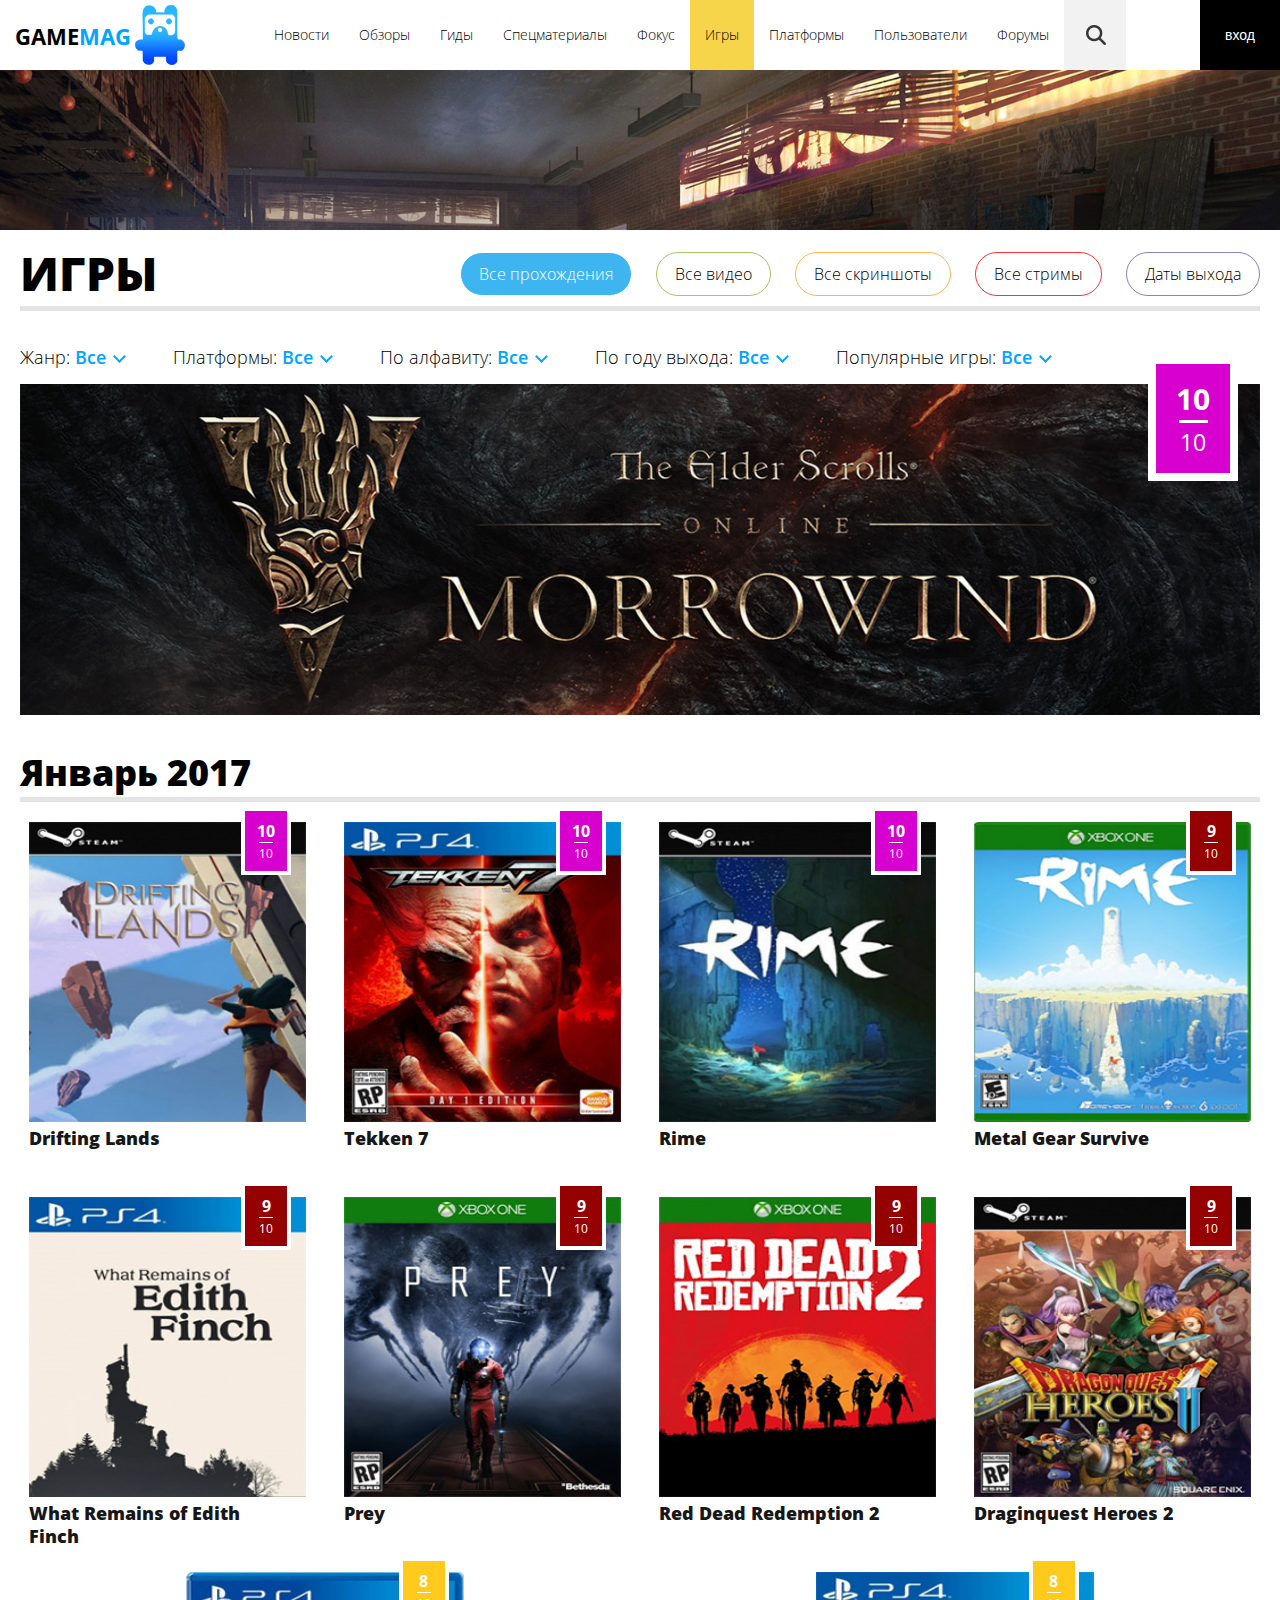
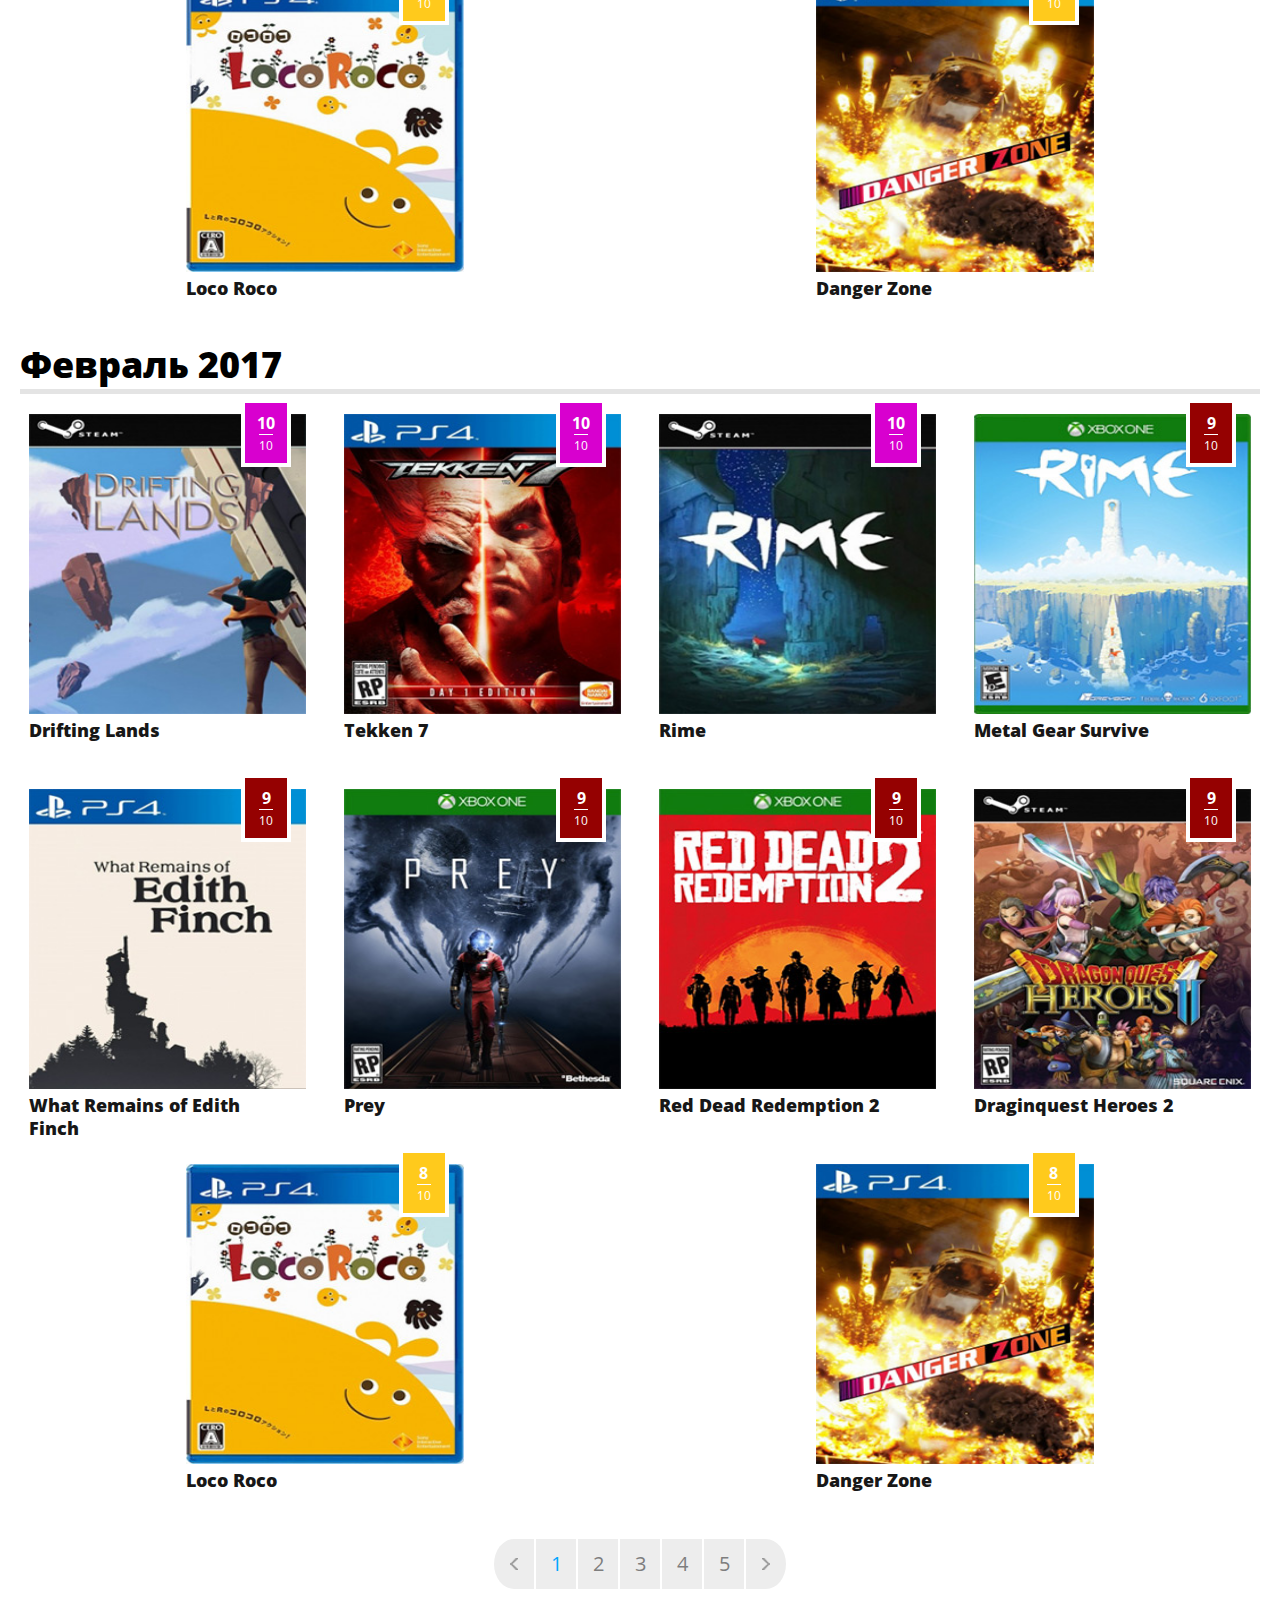
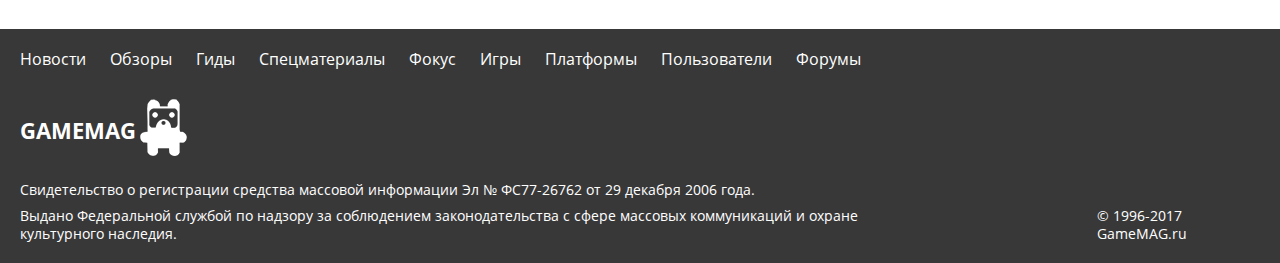
<file: games-year.html>
<!doctype html>
<html lang="ru" class="no-js">
<head>
  <meta charset="UTF-8">
  <meta name="viewport" content="width=device-width, initial-scale=1">
  <meta http-equiv="X-UA-Compatible" content="ie=edge">
  <title>GameMag</title>

  <link rel="stylesheet" href="css/main.css">
</head>
<body>
<main class="main-wrap">

<header class="page-header">
  <button class="btn btn--menu"></button>

  <span class="page-header__menu-text">Меню</span>

  <div id="logo-wrap" class="logo-wrap">
    <a class="logo-wrap__link" href="index.html">
      <div class="logo-wrap__text">Game<span class="logo-wrap__color">Mag</span></div>
      <img class="logo" src="img/logo.png" alt="логотип">
    </a>
  </div>

  <nav class="main-menu page-header__main-menu">
    <ul class="main-menu__list">
      <li class="main-menu__item"><a class="main-menu__link" href="index.html">Новости</a></li>
      <li class="main-menu__item"><a class="main-menu__link" href="overviews.html">Обзоры</a></li>
      <li class="main-menu__item"><a class="main-menu__link" href="#">Гиды</a></li>
      <li class="main-menu__item"><a class="main-menu__link" href="#">Спецматериалы</a></li>
      <li class="main-menu__item"><a class="main-menu__link" href="#">Фокус</a></li>
      <li class="main-menu__item"><span class="main-menu__link active">Игры</span></li>
      <li class="main-menu__item"><a class="main-menu__link" href="#">Платформы</a></li>
      <li class="main-menu__item"><a class="main-menu__link" href="#">Пользователи</a></li>
      <li class="main-menu__item"><a class="main-menu__link" href="#">Форумы</a></li>
    </ul>

    <button id="btn-search" class="btn btn--search"><span class="btn--search-icon"></span></button>
  </nav>

  <button class="btn btn--login">
    <span class="btn__login-text">вход</span>
    <span class="btn__login-img btn__login-img--passive"></span>
    <span class="btn__login-img btn__login-img--active"></span>

  </button>

  <div class="login-active">
    <div class="login-active__title">Вход</div>

    <form class="login-form" action="/" method="post">
      <label class="login-form__label login-form__label--user"><input class="login-form__input" type="text" name="login" placeholder="Логин"></label>
      <label class="login-form__label login-form__label--pass"><input class="login-form__input" type="password" name="pass" placeholder="Пароль"></label>
      <button class="btn btn--login-form" type="submit">Войти</button>
    </form>

    <div class="social-wrap">
      <div class="social__text">или войти через</div>
      <ul class="social">
        <li class="social__item"><a href="#" class="social__link"></a></li>
        <li class="social__item"><a href="#" class="social__link"></a></li>
        <li class="social__item"><a href="#" class="social__link"></a></li>
      </ul>
    </div>

    <div class="link-wrap">
      <a class="remind-password" href="#">Забыли пароль</a>
      <a class="check-in" href="#">Регистрация</a>
    </div>
  </div>
</header>

  <div class="main-content">
    <div class="top-img-wrap">
      <img class="top-img" src="img/top-img.jpg">
    </div>

    <div class="games-sections">
      <header class="games-sections-header">
        <h2 class="games-sections-header__title">Игры</h2>

        <button class="btn btn--games-sections-all">
          <span class="btn__games-sections-text">Все</span>
          <span class="btn__games-sections-img btn__games-sections-img--down"></span>
          <span class="btn__games-sections-img btn__games-sections-img--up"></span>
        </button>

        <ul class="games-sections-menu">
          <li class="games-sections-menu__item"><a href="" class="games-sections-menu__link active">Все прохождения</a></li>
          <li class="games-sections-menu__item"><a href="" class="games-sections-menu__link games-sections-menu__link--green">Все видео</a></li>
          <li class="games-sections-menu__item"><a href="" class="games-sections-menu__link games-sections-menu__link--orange">Все скриншоты</a></li>
          <li class="games-sections-menu__item"><a href="" class="games-sections-menu__link games-sections-menu__link--red">Все стримы</a></li>
          <li class="games-sections-menu__item"><a href="" class="games-sections-menu__link games-sections-menu__link--purple">Даты выхода</a></li>
        </ul>
      </header>

      <div class="listing-menu-wrap">
        <ul class="listing-menu toggle">
          <li class="listing-menu__item">
            <span class="listing-menu__title">Жанр:</span>

            <a class="listing-menu__btn toggle__link" href="#">Все</a>

            <ul class="listing-menu-all toggle__content">
              <li class="listing-menu-all__item"><a class="listing-menu-all__link" href="#">Всe</a></li>
              <li class="listing-menu-all__item"><a class="listing-menu-all__link" href="#">Экшен</a></li>
              <li class="listing-menu-all__item"><a class="listing-menu-all__link" href="#">Шутеры</a></li>
              <li class="listing-menu-all__item"><a class="listing-menu-all__link" href="#">Ролевые</a></li>
              <li class="listing-menu-all__item"><a class="listing-menu-all__link" href="#">Стратегии</a></li>
              <li class="listing-menu-all__item"><a class="listing-menu-all__link" href="#">Симуляторы</a></li>
              <li class="listing-menu-all__item"><a class="listing-menu-all__link" href="#">Приключения</a></li>
              <li class="listing-menu-all__item"><a class="listing-menu-all__link" href="#">Аркады</a></li>
              <li class="listing-menu-all__item"><a class="listing-menu-all__link" href="#">Гонки</a></li>
              <li class="listing-menu-all__item"><a class="listing-menu-all__link" href="#">Спорт</a></li>
              <li class="listing-menu-all__item"><a class="listing-menu-all__link" href="#">MMO</a></li>
              <li class="listing-menu-all__item"><a class="listing-menu-all__link" href="#">Пазлы</a></li>
            </ul>
          </li>

          <li class="listing-menu__item">
            <span class="listing-menu__title">Платформы:</span>

            <a class="listing-menu__btn toggle__link" href="#">Все</a>

            <ul class="listing-menu-all  toggle__content">
              <li class="listing-menu-all__item"><a class="listing-menu-all__link" href="#"> Все</a></li>
              <li class="listing-menu-all__item"><a class="listing-menu-all__link" href="#"> PC</a></li>
              <li class="listing-menu-all__item"><a class="listing-menu-all__link" href="#"> PlayStation 4</a></li>
              <li class="listing-menu-all__item"><a class="listing-menu-all__link" href="#"> Xbox One</a></li>
              <li class="listing-menu-all__item"><a class="listing-menu-all__link" href="#"> Nintendo Wii U</a></li>
              <li class="listing-menu-all__item"><a class="listing-menu-all__link" href="#"> PlayStation 3</a></li>
              <li class="listing-menu-all__item"><a class="listing-menu-all__link" href="#"> Xbox 360</a></li>
              <li class="listing-menu-all__item"><a class="listing-menu-all__link" href="#"> Nintendo Switch</a></li>
              <li class="listing-menu-all__item"><a class="listing-menu-all__link" href="#"> Nintendo Wii</a></li>
              <li class="listing-menu-all__item"><a class="listing-menu-all__link" href="#"> Android</a></li>
              <li class="listing-menu-all__item"><a class="listing-menu-all__link" href="#"> iOS</a></li>
              <li class="listing-menu-all__item"><a class="listing-menu-all__link" href="#"> Mac</a></li>
              <li class="listing-menu-all__item"><a class="listing-menu-all__link" href="#"> Linux</a></li>
              <li class="listing-menu-all__item"><a class="listing-menu-all__link" href="#"> PlayStation Vita</a></li>
              <li class="listing-menu-all__item"><a class="listing-menu-all__link" href="#"> Nintendo 3DS</a></li>
              <li class="listing-menu-all__item"><a class="listing-menu-all__link" href="#"> PlayStation 2</a></li>
              <li class="listing-menu-all__item"><a class="listing-menu-all__link" href="#"> Xbox</a></li>
              <li class="listing-menu-all__item"><a class="listing-menu-all__link" href="#"> PlayStation</a></li>
              <li class="listing-menu-all__item"><a class="listing-menu-all__link" href="#"> PlayStation Portable (PSP)</a></li>
              <li class="listing-menu-all__item"><a class="listing-menu-all__link" href="#"> Nintendo DS</a></li>
              <li class="listing-menu-all__item"><a class="listing-menu-all__link" href="#"> Nintendo GameCube</a></li>
              <li class="listing-menu-all__item"><a class="listing-menu-all__link" href="#"> GameCube</a></li>
              <li class="listing-menu-all__item"><a class="listing-menu-all__link" href="#"> Nintendoa</a></li>
            </ul>
          </li>

          <li class="listing-menu__item">
            <span class="listing-menu__title">По алфавиту:</span>

            <a class="listing-menu__btn toggle__link" href="#">Все</a>

            <ul class="listing-menu-all toggle__content">
              <li class="listing-menu-all__item">
                <a class="listing-menu-all__link" href="#">A</a>
                <a class="listing-menu-all__link" href="#">B</a>
                <a class="listing-menu-all__link" href="#">C</a>
                <a class="listing-menu-all__link" href="#">D</a>
                <a class="listing-menu-all__link" href="#">E</a>
                <a class="listing-menu-all__link" href="#">F</a>
                <a class="listing-menu-all__link" href="#">G</a>
                <a class="listing-menu-all__link" href="#">H</a>
                <a class="listing-menu-all__link" href="#">I</a>
                <a class="listing-menu-all__link" href="#">J</a>
                <a class="listing-menu-all__link" href="#">K</a>
                <a class="listing-menu-all__link" href="#">L</a>
              </li>

              <li class="listing-menu-all__item">
                <a class="listing-menu-all__link" href="#">M</a>
                <a class="listing-menu-all__link" href="#">N</a>
                <a class="listing-menu-all__link" href="#">O</a>
                <a class="listing-menu-all__link" href="#">P</a>
                <a class="listing-menu-all__link" href="#">Q</a>
                <a class="listing-menu-all__link" href="#">R</a>
                <a class="listing-menu-all__link" href="#">S</a>
                <a class="listing-menu-all__link" href="#">T</a>
                <a class="listing-menu-all__link" href="#">U</a>
                <a class="listing-menu-all__link" href="#">V</a>
              </li>
              <li class="listing-menu-all__item">
                <a class="listing-menu-all__link" href="#">W</a>
                <a class="listing-menu-all__link" href="#">X</a>
                <a class="listing-menu-all__link" href="#">Y</a>
                <a class="listing-menu-all__link" href="#">Z</a>
                <a class="listing-menu-all__link" href="#">#</a>
                <a class="listing-menu-all__link" href="#">0-9</a>
              </li>
            </ul>
          </li>

          <li class="listing-menu__item">
            <span class="listing-menu__title">По году выхода:</span>

            <a class="listing-menu__btn toggle__link" href="#">Все</a>

            <ul class="listing-menu-all listing-menu-all--center toggle__content">
              <li class="listing-menu-all__item"><a class="listing-menu-all__link" href="#">Все</a></li>

              <li class="listing-menu-all__item">
                <a class="listing-menu-all__link" href="#">2017</a>
                <a class="listing-menu-all__link" href="#">2016</a>
                <a class="listing-menu-all__link" href="#">2015</a>
                <a class="listing-menu-all__link" href="#">2014</a>
              </li>

              <li class="listing-menu-all__item">
                <a class="listing-menu-all__link" href="#">2013</a>
                <a class="listing-menu-all__link" href="#">2012</a>
                <a class="listing-menu-all__link" href="#">2011</a>
                <a class="listing-menu-all__link" href="#">2010</a>
              </li>

              <li class="listing-menu-all__item">
                <a class="listing-menu-all__link" href="#">2009</a>
                <a class="listing-menu-all__link" href="#">2008</a>
                <a class="listing-menu-all__link" href="#">2007</a>
                <a class="listing-menu-all__link" href="#">2006</a>
              </li>

              <li class="listing-menu-all__item">
                <a class="listing-menu-all__link" href="#">2005</a>
                <a class="listing-menu-all__link" href="#">2004</a>
                <a class="listing-menu-all__link" href="#">2002</a>
                <a class="listing-menu-all__link" href="#">2002</a>
              </li>
            </ul>
          </li>

          <li class="listing-menu__item">
            <span class="listing-menu__title">Популярные игры:</span>

            <a class="listing-menu__btn toggle__link" href="#">Все</a>

            <ul class="listing-menu-all toggle__content">
              <li class="listing-menu-all__item"><a class="listing-menu-all__link" href="#">За все время</a></li>
              <li class="listing-menu-all__item"><a class="listing-menu-all__link" href="#">Самые ожидаемые</a></li>
              <li class="listing-menu-all__item"><a class="listing-menu-all__link" href="#">За месяц</a></li>
            </ul>
          </li>
        </ul>
      </div>

      <div class="games-sections__img-wrap">
        <div class="game-listing-valuation game-listing-valuation--top game-listing-valuation--max">
          <span class="game-listing-valuation__number game-listing-valuation__number--top">10</span>
          <span class="game-listing-valuation__number-max game-listing-valuation__number-max--top">10</span>
        </div>

        <a class="games-sections__link" href=""></a>

        <picture>
          <source srcset="img/games-sections-img-t.jpg" media="(max-width: 767px)">

          <img class="games-sections__img" srcset="img/games-sections-img.jpg" alt="">
        </picture>
      </div>
  </div>

  <div class="game-listing">
    <div class="container">

      <header class="game-listing__header">
        <div class="game-listing__title">Январь 2017</div>
      </header>

      <div class="game-listing__game-wrap">
        <div class="game-listing__game">
          <div class="game-listing-valuation game-listing-valuation--max">
            <span class="game-listing-valuation__number">10</span>
            <span class="game-listing-valuation__number-max">10</span>
          </div>

          <img class="game-listing__img" src="img/game-img/drifting-lands.jpg" alt="Drifting Lands">
          <a class="game-listing__text" href="#">Drifting Lands</a>

          <div class="game-information">
            <a href="" class="game-information__link"></a>
            <div class="game-information__text game-information__text--genrespan">
              <span class="game-information__text-title">Жанры:</span>
              <a href="#" class="game-information__text-desc">ADVENTURE, PLATFORMER</a>
            </div>

            <div class="game-information__text game-information__text--publisher">
              <span class="game-information__text-title">Разработчик:</span>
              <a href="#" class="game-information__text-desc">Yacht Club Games</a>
            </div>

            <div class="game-information__text game-information__text--developer">
              <span class="game-information__text-title">Издатель:</span>
              <a href="#" class="game-information__text-desc">Yacht Club Games</a>
            </div>

            <div class="game-information__text game-information__text--release-date">
              <span class="game-information__text-title">Дата выхода:</span>
              <a href="#" class="game-information__text-desc">28 февраля 2017</a>
            </div>

            <div class="game-information__text game-information__text--linksupport-item">
              <span class="game-information__text-title">Платформы:</span>
              <div class="game-information__text-desc">
                <a href="#" class="support-item support-item--switch">Switch</a>
                <a href="#" class="support-item support-item--xbox-one">Xbox One</a>
              </div>
            </div>

            <button class="btn btn--game-information active">в избранное</button>
          </div>
        </div>

        <div class="game-listing__game">
          <div class="game-listing-valuation game-listing-valuation--max">
            <span class="game-listing-valuation__number">10</span>
            <span class="game-listing-valuation__number-max">10</span>
          </div>

          <img class="game-listing__img" src="img/game-img/tekken-7.jpg" alt="Tekken 7">
          <a class="game-listing__text" href="#">Tekken 7</a>

          <div class="game-information">
            <a href="" class="game-information__link"></a>
            <div class="game-information__text game-information__text--genrespan">
              <span class="game-information__text-title">Жанры:</span>
              <a href="#" class="game-information__text-desc">ADVENTURE, PLATFORMER</a>
            </div>

            <div class="game-information__text game-information__text--publisher">
              <span class="game-information__text-title">Разработчик:</span>
              <a href="#" class="game-information__text-desc">Yacht Club Games</a>
            </div>

            <div class="game-information__text game-information__text--developer">
              <span class="game-information__text-title">Издатель:</span>
              <a href="#" class="game-information__text-desc">Yacht Club Games</a>
            </div>

            <div class="game-information__text game-information__text--release-date">
              <span class="game-information__text-title">Дата выхода:</span>
              <a href="#" class="game-information__text-desc">28 февраля 2017</a>
            </div>

            <div class="game-information__text game-information__text--linksupport-item">
              <span class="game-information__text-title">Платформы:</span>
              <div class="game-information__text-desc">
                <a href="#" class="support-item support-item--switch">Switch</a>
                <a href="#" class="support-item support-item--xbox-one">Xbox One</a>
              </div>
            </div>

            <button class="btn btn--game-information">в избранное</button>
          </div>
        </div>

        <div class="game-listing__game">
          <div class="game-listing-valuation game-listing-valuation--max">
            <span class="game-listing-valuation__number">10</span>
            <span class="game-listing-valuation__number-max">10</span>
          </div>

          <img class="game-listing__img" src="img/game-img/rime.jpg" alt="Rime">
          <a class="game-listing__text" href="#">Rime</a>

          <div class="game-information">
            <a href="" class="game-information__link"></a>
            <div class="game-information__text game-information__text--genrespan">
              <span class="game-information__text-title">Жанры:</span>
              <a href="#" class="game-information__text-desc">ADVENTURE, PLATFORMER</a>
            </div>

            <div class="game-information__text game-information__text--publisher">
              <span class="game-information__text-title">Разработчик:</span>
              <a href="#" class="game-information__text-desc">Yacht Club Games</a>
            </div>

            <div class="game-information__text game-information__text--developer">
              <span class="game-information__text-title">Издатель:</span>
              <a href="#" class="game-information__text-desc">Yacht Club Games</a>
            </div>

            <div class="game-information__text game-information__text--release-date">
              <span class="game-information__text-title">Дата выхода:</span>
              <a href="#" class="game-information__text-desc">28 февраля 2017</a>
            </div>

            <div class="game-information__text game-information__text--linksupport-item">
              <span class="game-information__text-title">Платформы:</span>
              <div class="game-information__text-desc">
                <a href="#" class="support-item support-item--switch">Switch</a>
                <a href="#" class="support-item support-item--xbox-one">Xbox One</a>
              </div>
            </div>

            <button class="btn btn--game-information">в избранное</button>
          </div>
        </div>

        <div class="game-listing__game">
          <div class="game-listing-valuation game-listing-valuation--very-high">
            <span class="game-listing-valuation__number">9</span>
            <span class="game-listing-valuation__number-max">10</span>
          </div>

          <img class="game-listing__img" src="img/game-img/metal-gear-survive.jpg" alt="Metal Gear Survive">
          <a class="game-listing__text" href="#">Metal Gear Survive</a>

          <div class="game-information">
            <a href="" class="game-information__link"></a>
            <div class="game-information__text game-information__text--genrespan">
              <span class="game-information__text-title">Жанры:</span>
              <a href="#" class="game-information__text-desc">ADVENTURE, PLATFORMER</a>
            </div>

            <div class="game-information__text game-information__text--publisher">
              <span class="game-information__text-title">Разработчик:</span>
              <a href="#" class="game-information__text-desc">Yacht Club Games</a>
            </div>

            <div class="game-information__text game-information__text--developer">
              <span class="game-information__text-title">Издатель:</span>
              <a href="#" class="game-information__text-desc">Yacht Club Games</a>
            </div>

            <div class="game-information__text game-information__text--release-date">
              <span class="game-information__text-title">Дата выхода:</span>
              <a href="#" class="game-information__text-desc">28 февраля 2017</a>
            </div>

            <div class="game-information__text game-information__text--linksupport-item">
              <span class="game-information__text-title">Платформы:</span>
              <div class="game-information__text-desc">
                <a href="#" class="support-item support-item--switch">Switch</a>
                <a href="#" class="support-item support-item--xbox-one">Xbox One</a>
              </div>
            </div>

            <button class="btn btn--game-information">в избранное</button>
          </div>
        </div>

        <div class="game-listing__game">
          <div class="game-listing-valuation game-listing-valuation--very-high">
            <span class="game-listing-valuation__number">9</span>
            <span class="game-listing-valuation__number-max">10</span>
          </div>

          <img class="game-listing__img" src="img/game-img/what-remains.jpg" alt="What Remains of Edith Finch">
          <a class="game-listing__text" href="#">What Remains of Edith Finch</a>

          <div class="game-information">
            <a href="" class="game-information__link"></a>
            <div class="game-information__text game-information__text--genrespan">
              <span class="game-information__text-title">Жанры:</span>
              <a href="#" class="game-information__text-desc">ADVENTURE, PLATFORMER</a>
            </div>

            <div class="game-information__text game-information__text--publisher">
              <span class="game-information__text-title">Разработчик:</span>
              <a href="#" class="game-information__text-desc">Yacht Club Games</a>
            </div>

            <div class="game-information__text game-information__text--developer">
              <span class="game-information__text-title">Издатель:</span>
              <a href="#" class="game-information__text-desc">Yacht Club Games</a>
            </div>

            <div class="game-information__text game-information__text--release-date">
              <span class="game-information__text-title">Дата выхода:</span>
              <a href="#" class="game-information__text-desc">28 февраля 2017</a>
            </div>

            <div class="game-information__text game-information__text--linksupport-item">
              <span class="game-information__text-title">Платформы:</span>
              <div class="game-information__text-desc">
                <a href="#" class="support-item support-item--switch">Switch</a>
                <a href="#" class="support-item support-item--xbox-one">Xbox One</a>
              </div>
            </div>

            <button class="btn btn--game-information">в избранное</button>
          </div>
        </div>

        <div class="game-listing__game">
          <div class="game-listing-valuation game-listing-valuation--very-high">
            <span class="game-listing-valuation__number">9</span>
            <span class="game-listing-valuation__number-max">10</span>
          </div>

          <img class="game-listing__img" src="img/game-img/prey.jpg" alt="Prey">
          <a class="game-listing__text" href="#">Prey</a>

          <div class="game-information">
            <a href="" class="game-information__link"></a>
            <div class="game-information__text game-information__text--genrespan">
              <span class="game-information__text-title">Жанры:</span>
              <a href="#" class="game-information__text-desc">ADVENTURE, PLATFORMER</a>
            </div>

            <div class="game-information__text game-information__text--publisher">
              <span class="game-information__text-title">Разработчик:</span>
              <a href="#" class="game-information__text-desc">Yacht Club Games</a>
            </div>

            <div class="game-information__text game-information__text--developer">
              <span class="game-information__text-title">Издатель:</span>
              <a href="#" class="game-information__text-desc">Yacht Club Games</a>
            </div>

            <div class="game-information__text game-information__text--release-date">
              <span class="game-information__text-title">Дата выхода:</span>
              <a href="#" class="game-information__text-desc">28 февраля 2017</a>
            </div>

            <div class="game-information__text game-information__text--linksupport-item">
              <span class="game-information__text-title">Платформы:</span>
              <div class="game-information__text-desc">
                <a href="#" class="support-item support-item--switch">Switch</a>
                <a href="#" class="support-item support-item--xbox-one">Xbox One</a>
              </div>
            </div>

            <button class="btn btn--game-information">в избранное</button>
          </div>
        </div>

        <div class="game-listing__game">
          <div class="game-listing-valuation game-listing-valuation--very-high">
            <span class="game-listing-valuation__number">9</span>
            <span class="game-listing-valuation__number-max">10</span>
          </div>

          <img class="game-listing__img" src="img/game-img/red-dead-redemption-2.jpg" alt="Red Dead Redemption 2">
          <a class="game-listing__text" href="#">Red Dead Redemption 2</a>

          <div class="game-information">
            <a href="" class="game-information__link"></a>
            <div class="game-information__text game-information__text--genrespan">
              <span class="game-information__text-title">Жанры:</span>
              <a href="#" class="game-information__text-desc">ADVENTURE, PLATFORMER</a>
            </div>

            <div class="game-information__text game-information__text--publisher">
              <span class="game-information__text-title">Разработчик:</span>
              <a href="#" class="game-information__text-desc">Yacht Club Games</a>
            </div>

            <div class="game-information__text game-information__text--developer">
              <span class="game-information__text-title">Издатель:</span>
              <a href="#" class="game-information__text-desc">Yacht Club Games</a>
            </div>

            <div class="game-information__text game-information__text--release-date">
              <span class="game-information__text-title">Дата выхода:</span>
              <a href="#" class="game-information__text-desc">28 февраля 2017</a>
            </div>

            <div class="game-information__text game-information__text--linksupport-item">
              <span class="game-information__text-title">Платформы:</span>
              <div class="game-information__text-desc">
                <a href="#" class="support-item support-item--switch">Switch</a>
                <a href="#" class="support-item support-item--xbox-one">Xbox One</a>
              </div>
            </div>

            <button class="btn btn--game-information">в избранное</button>
          </div>
        </div>

        <div class="game-listing__game">
          <div class="game-listing-valuation game-listing-valuation--very-high">
            <span class="game-listing-valuation__number">9</span>
            <span class="game-listing-valuation__number-max">10</span>
          </div>

          <img class="game-listing__img" src="img/game-img/draginquest-heroes-2.jpg" alt="Draginquest Heroes 2">
          <a class="game-listing__text" href="#">Draginquest Heroes 2</a>

          <div class="game-information">
            <a href="" class="game-information__link"></a>
            <div class="game-information__text game-information__text--genrespan">
              <span class="game-information__text-title">Жанры:</span>
              <a href="#" class="game-information__text-desc">ADVENTURE, PLATFORMER</a>
            </div>

            <div class="game-information__text game-information__text--publisher">
              <span class="game-information__text-title">Разработчик:</span>
              <a href="#" class="game-information__text-desc">Yacht Club Games</a>
            </div>

            <div class="game-information__text game-information__text--developer">
              <span class="game-information__text-title">Издатель:</span>
              <a href="#" class="game-information__text-desc">Yacht Club Games</a>
            </div>

            <div class="game-information__text game-information__text--release-date">
              <span class="game-information__text-title">Дата выхода:</span>
              <a href="#" class="game-information__text-desc">28 февраля 2017</a>
            </div>

            <div class="game-information__text game-information__text--linksupport-item">
              <span class="game-information__text-title">Платформы:</span>
              <div class="game-information__text-desc">
                <a href="#" class="support-item support-item--switch">Switch</a>
                <a href="#" class="support-item support-item--xbox-one">Xbox One</a>
              </div>
            </div>

            <button class="btn btn--game-information">в избранное</button>
          </div>
        </div>

        <div class="game-listing__game">
          <div class="game-listing-valuation game-listing-valuation--high">
            <span class="game-listing-valuation__number">8</span>
            <span class="game-listing-valuation__number-max">10</span>
          </div>

          <img class="game-listing__img" src="img/game-img/loco-roco.jpg" alt="Loco Roco">
          <a class="game-listing__text" href="#">Loco Roco</a>

          <div class="game-information">
            <a href="" class="game-information__link"></a>
            <div class="game-information__text game-information__text--genrespan">
              <span class="game-information__text-title">Жанры:</span>
              <a href="#" class="game-information__text-desc">ADVENTURE, PLATFORMER</a>
            </div>

            <div class="game-information__text game-information__text--publisher">
              <span class="game-information__text-title">Разработчик:</span>
              <a href="#" class="game-information__text-desc">Yacht Club Games</a>
            </div>

            <div class="game-information__text game-information__text--developer">
              <span class="game-information__text-title">Издатель:</span>
              <a href="#" class="game-information__text-desc">Yacht Club Games</a>
            </div>

            <div class="game-information__text game-information__text--release-date">
              <span class="game-information__text-title">Дата выхода:</span>
              <a href="#" class="game-information__text-desc">28 февраля 2017</a>
            </div>

            <div class="game-information__text game-information__text--linksupport-item">
              <span class="game-information__text-title">Платформы:</span>
              <div class="game-information__text-desc">
                <a href="#" class="support-item support-item--switch">Switch</a>
                <a href="#" class="support-item support-item--xbox-one">Xbox One</a>
              </div>
            </div>

            <button class="btn btn--game-information">в избранное</button>
          </div>
        </div>

        <div class="game-listing__game">
          <div class="game-listing-valuation game-listing-valuation--high">
            <span class="game-listing-valuation__number">8</span>
            <span class="game-listing-valuation__number-max">10</span>
          </div>

          <img class="game-listing__img" src="img/game-img/danger-zone.jpg" alt="Danger Zone">
          <a class="game-listing__text" href="#">Danger Zone</a>

          <div class="game-information">
            <a href="" class="game-information__link"></a>
            <div class="game-information__text game-information__text--genrespan">
              <span class="game-information__text-title">Жанры:</span>
              <a href="#" class="game-information__text-desc">ADVENTURE, PLATFORMER</a>
            </div>

            <div class="game-information__text game-information__text--publisher">
              <span class="game-information__text-title">Разработчик:</span>
              <a href="#" class="game-information__text-desc">Yacht Club Games</a>
            </div>

            <div class="game-information__text game-information__text--developer">
              <span class="game-information__text-title">Издатель:</span>
              <a href="#" class="game-information__text-desc">Yacht Club Games</a>
            </div>

            <div class="game-information__text game-information__text--release-date">
              <span class="game-information__text-title">Дата выхода:</span>
              <a href="#" class="game-information__text-desc">28 февраля 2017</a>
            </div>

            <div class="game-information__text game-information__text--linksupport-item">
              <span class="game-information__text-title">Платформы:</span>
              <div class="game-information__text-desc">
                <a href="#" class="support-item support-item--switch">Switch</a>
                <a href="#" class="support-item support-item--xbox-one">Xbox One</a>
              </div>
            </div>

            <button class="btn btn--game-information">в избранное</button>
          </div>
        </div>
      </div>
    </div>
  </div>

  <div class="game-listing">
    <div class="container">

      <header class="game-listing__header">
        <div class="game-listing__title">Февраль 2017</div>
      </header>

      <div class="game-listing__game-wrap">
        <div class="game-listing__game">
          <div class="game-listing-valuation game-listing-valuation--max">
            <span class="game-listing-valuation__number">10</span>
            <span class="game-listing-valuation__number-max">10</span>
          </div>

          <img class="game-listing__img" src="img/game-img/drifting-lands.jpg" alt="Drifting Lands">
          <a class="game-listing__text" href="#">Drifting Lands</a>

          <div class="game-information">
            <a href="" class="game-information__link"></a>
            <div class="game-information__text game-information__text--genrespan">
              <span class="game-information__text-title">Жанры:</span>
              <a href="#" class="game-information__text-desc">ADVENTURE, PLATFORMER</a>
            </div>

            <div class="game-information__text game-information__text--publisher">
              <span class="game-information__text-title">Разработчик:</span>
              <a href="#" class="game-information__text-desc">Yacht Club Games</a>
            </div>

            <div class="game-information__text game-information__text--developer">
              <span class="game-information__text-title">Издатель:</span>
              <a href="#" class="game-information__text-desc">Yacht Club Games</a>
            </div>

            <div class="game-information__text game-information__text--release-date">
              <span class="game-information__text-title">Дата выхода:</span>
              <a href="#" class="game-information__text-desc">28 февраля 2017</a>
            </div>

            <div class="game-information__text game-information__text--linksupport-item">
              <span class="game-information__text-title">Платформы:</span>
              <div class="game-information__text-desc">
                <a href="#" class="support-item support-item--switch">Switch</a>
                <a href="#" class="support-item support-item--xbox-one">Xbox One</a>
              </div>
            </div>

            <button class="btn btn--game-information active">в избранное</button>
          </div>
        </div>

        <div class="game-listing__game">
          <div class="game-listing-valuation game-listing-valuation--max">
            <span class="game-listing-valuation__number">10</span>
            <span class="game-listing-valuation__number-max">10</span>
          </div>

          <img class="game-listing__img" src="img/game-img/tekken-7.jpg" alt="Tekken 7">
          <a class="game-listing__text" href="#">Tekken 7</a>

          <div class="game-information">
            <a href="" class="game-information__link"></a>
            <div class="game-information__text game-information__text--genrespan">
              <span class="game-information__text-title">Жанры:</span>
              <a href="#" class="game-information__text-desc">ADVENTURE, PLATFORMER</a>
            </div>

            <div class="game-information__text game-information__text--publisher">
              <span class="game-information__text-title">Разработчик:</span>
              <a href="#" class="game-information__text-desc">Yacht Club Games</a>
            </div>

            <div class="game-information__text game-information__text--developer">
              <span class="game-information__text-title">Издатель:</span>
              <a href="#" class="game-information__text-desc">Yacht Club Games</a>
            </div>

            <div class="game-information__text game-information__text--release-date">
              <span class="game-information__text-title">Дата выхода:</span>
              <a href="#" class="game-information__text-desc">28 февраля 2017</a>
            </div>

            <div class="game-information__text game-information__text--linksupport-item">
              <span class="game-information__text-title">Платформы:</span>
              <div class="game-information__text-desc">
                <a href="#" class="support-item support-item--switch">Switch</a>
                <a href="#" class="support-item support-item--xbox-one">Xbox One</a>
              </div>
            </div>

            <button class="btn btn--game-information">в избранное</button>
          </div>
        </div>

        <div class="game-listing__game">
          <div class="game-listing-valuation game-listing-valuation--max">
            <span class="game-listing-valuation__number">10</span>
            <span class="game-listing-valuation__number-max">10</span>
          </div>

          <img class="game-listing__img" src="img/game-img/rime.jpg" alt="Rime">
          <a class="game-listing__text" href="#">Rime</a>

          <div class="game-information">
            <a href="" class="game-information__link"></a>
            <div class="game-information__text game-information__text--genrespan">
              <span class="game-information__text-title">Жанры:</span>
              <a href="#" class="game-information__text-desc">ADVENTURE, PLATFORMER</a>
            </div>

            <div class="game-information__text game-information__text--publisher">
              <span class="game-information__text-title">Разработчик:</span>
              <a href="#" class="game-information__text-desc">Yacht Club Games</a>
            </div>

            <div class="game-information__text game-information__text--developer">
              <span class="game-information__text-title">Издатель:</span>
              <a href="#" class="game-information__text-desc">Yacht Club Games</a>
            </div>

            <div class="game-information__text game-information__text--release-date">
              <span class="game-information__text-title">Дата выхода:</span>
              <a href="#" class="game-information__text-desc">28 февраля 2017</a>
            </div>

            <div class="game-information__text game-information__text--linksupport-item">
              <span class="game-information__text-title">Платформы:</span>
              <div class="game-information__text-desc">
                <a href="#" class="support-item support-item--switch">Switch</a>
                <a href="#" class="support-item support-item--xbox-one">Xbox One</a>
              </div>
            </div>

            <button class="btn btn--game-information">в избранное</button>
          </div>
        </div>

        <div class="game-listing__game">
          <div class="game-listing-valuation game-listing-valuation--very-high">
            <span class="game-listing-valuation__number">9</span>
            <span class="game-listing-valuation__number-max">10</span>
          </div>

          <img class="game-listing__img" src="img/game-img/metal-gear-survive.jpg" alt="Metal Gear Survive">
          <a class="game-listing__text" href="#">Metal Gear Survive</a>

          <div class="game-information">
            <a href="" class="game-information__link"></a>
            <div class="game-information__text game-information__text--genrespan">
              <span class="game-information__text-title">Жанры:</span>
              <a href="#" class="game-information__text-desc">ADVENTURE, PLATFORMER</a>
            </div>

            <div class="game-information__text game-information__text--publisher">
              <span class="game-information__text-title">Разработчик:</span>
              <a href="#" class="game-information__text-desc">Yacht Club Games</a>
            </div>

            <div class="game-information__text game-information__text--developer">
              <span class="game-information__text-title">Издатель:</span>
              <a href="#" class="game-information__text-desc">Yacht Club Games</a>
            </div>

            <div class="game-information__text game-information__text--release-date">
              <span class="game-information__text-title">Дата выхода:</span>
              <a href="#" class="game-information__text-desc">28 февраля 2017</a>
            </div>

            <div class="game-information__text game-information__text--linksupport-item">
              <span class="game-information__text-title">Платформы:</span>
              <div class="game-information__text-desc">
                <a href="#" class="support-item support-item--switch">Switch</a>
                <a href="#" class="support-item support-item--xbox-one">Xbox One</a>
              </div>
            </div>

            <button class="btn btn--game-information">в избранное</button>
          </div>
        </div>

        <div class="game-listing__game">
          <div class="game-listing-valuation game-listing-valuation--very-high">
            <span class="game-listing-valuation__number">9</span>
            <span class="game-listing-valuation__number-max">10</span>
          </div>

          <img class="game-listing__img" src="img/game-img/what-remains.jpg" alt="What Remains of Edith Finch">
          <a class="game-listing__text" href="#">What Remains of Edith Finch</a>

          <div class="game-information">
            <a href="" class="game-information__link"></a>
            <div class="game-information__text game-information__text--genrespan">
              <span class="game-information__text-title">Жанры:</span>
              <a href="#" class="game-information__text-desc">ADVENTURE, PLATFORMER</a>
            </div>

            <div class="game-information__text game-information__text--publisher">
              <span class="game-information__text-title">Разработчик:</span>
              <a href="#" class="game-information__text-desc">Yacht Club Games</a>
            </div>

            <div class="game-information__text game-information__text--developer">
              <span class="game-information__text-title">Издатель:</span>
              <a href="#" class="game-information__text-desc">Yacht Club Games</a>
            </div>

            <div class="game-information__text game-information__text--release-date">
              <span class="game-information__text-title">Дата выхода:</span>
              <a href="#" class="game-information__text-desc">28 февраля 2017</a>
            </div>

            <div class="game-information__text game-information__text--linksupport-item">
              <span class="game-information__text-title">Платформы:</span>
              <div class="game-information__text-desc">
                <a href="#" class="support-item support-item--switch">Switch</a>
                <a href="#" class="support-item support-item--xbox-one">Xbox One</a>
              </div>
            </div>

            <button class="btn btn--game-information">в избранное</button>
          </div>
        </div>

        <div class="game-listing__game">
          <div class="game-listing-valuation game-listing-valuation--very-high">
            <span class="game-listing-valuation__number">9</span>
            <span class="game-listing-valuation__number-max">10</span>
          </div>

          <img class="game-listing__img" src="img/game-img/prey.jpg" alt="Prey">
          <a class="game-listing__text" href="#">Prey</a>

          <div class="game-information">
            <a href="" class="game-information__link"></a>
            <div class="game-information__text game-information__text--genrespan">
              <span class="game-information__text-title">Жанры:</span>
              <a href="#" class="game-information__text-desc">ADVENTURE, PLATFORMER</a>
            </div>

            <div class="game-information__text game-information__text--publisher">
              <span class="game-information__text-title">Разработчик:</span>
              <a href="#" class="game-information__text-desc">Yacht Club Games</a>
            </div>

            <div class="game-information__text game-information__text--developer">
              <span class="game-information__text-title">Издатель:</span>
              <a href="#" class="game-information__text-desc">Yacht Club Games</a>
            </div>

            <div class="game-information__text game-information__text--release-date">
              <span class="game-information__text-title">Дата выхода:</span>
              <a href="#" class="game-information__text-desc">28 февраля 2017</a>
            </div>

            <div class="game-information__text game-information__text--linksupport-item">
              <span class="game-information__text-title">Платформы:</span>
              <div class="game-information__text-desc">
                <a href="#" class="support-item support-item--switch">Switch</a>
                <a href="#" class="support-item support-item--xbox-one">Xbox One</a>
              </div>
            </div>

            <button class="btn btn--game-information">в избранное</button>
          </div>
        </div>

        <div class="game-listing__game">
          <div class="game-listing-valuation game-listing-valuation--very-high">
            <span class="game-listing-valuation__number">9</span>
            <span class="game-listing-valuation__number-max">10</span>
          </div>

          <img class="game-listing__img" src="img/game-img/red-dead-redemption-2.jpg" alt="Red Dead Redemption 2">
          <a class="game-listing__text" href="#">Red Dead Redemption 2</a>

          <div class="game-information">
            <a href="" class="game-information__link"></a>
            <div class="game-information__text game-information__text--genrespan">
              <span class="game-information__text-title">Жанры:</span>
              <a href="#" class="game-information__text-desc">ADVENTURE, PLATFORMER</a>
            </div>

            <div class="game-information__text game-information__text--publisher">
              <span class="game-information__text-title">Разработчик:</span>
              <a href="#" class="game-information__text-desc">Yacht Club Games</a>
            </div>

            <div class="game-information__text game-information__text--developer">
              <span class="game-information__text-title">Издатель:</span>
              <a href="#" class="game-information__text-desc">Yacht Club Games</a>
            </div>

            <div class="game-information__text game-information__text--release-date">
              <span class="game-information__text-title">Дата выхода:</span>
              <a href="#" class="game-information__text-desc">28 февраля 2017</a>
            </div>

            <div class="game-information__text game-information__text--linksupport-item">
              <span class="game-information__text-title">Платформы:</span>
              <div class="game-information__text-desc">
                <a href="#" class="support-item support-item--switch">Switch</a>
                <a href="#" class="support-item support-item--xbox-one">Xbox One</a>
              </div>
            </div>

            <button class="btn btn--game-information">в избранное</button>
          </div>
        </div>

        <div class="game-listing__game">
          <div class="game-listing-valuation game-listing-valuation--very-high">
            <span class="game-listing-valuation__number">9</span>
            <span class="game-listing-valuation__number-max">10</span>
          </div>

          <img class="game-listing__img" src="img/game-img/draginquest-heroes-2.jpg" alt="Draginquest Heroes 2">
          <a class="game-listing__text" href="#">Draginquest Heroes 2</a>

          <div class="game-information">
            <a href="" class="game-information__link"></a>
            <div class="game-information__text game-information__text--genrespan">
              <span class="game-information__text-title">Жанры:</span>
              <a href="#" class="game-information__text-desc">ADVENTURE, PLATFORMER</a>
            </div>

            <div class="game-information__text game-information__text--publisher">
              <span class="game-information__text-title">Разработчик:</span>
              <a href="#" class="game-information__text-desc">Yacht Club Games</a>
            </div>

            <div class="game-information__text game-information__text--developer">
              <span class="game-information__text-title">Издатель:</span>
              <a href="#" class="game-information__text-desc">Yacht Club Games</a>
            </div>

            <div class="game-information__text game-information__text--release-date">
              <span class="game-information__text-title">Дата выхода:</span>
              <a href="#" class="game-information__text-desc">28 февраля 2017</a>
            </div>

            <div class="game-information__text game-information__text--linksupport-item">
              <span class="game-information__text-title">Платформы:</span>
              <div class="game-information__text-desc">
                <a href="#" class="support-item support-item--switch">Switch</a>
                <a href="#" class="support-item support-item--xbox-one">Xbox One</a>
              </div>
            </div>

            <button class="btn btn--game-information">в избранное</button>
          </div>
        </div>

        <div class="game-listing__game">
          <div class="game-listing-valuation game-listing-valuation--high">
            <span class="game-listing-valuation__number">8</span>
            <span class="game-listing-valuation__number-max">10</span>
          </div>

          <img class="game-listing__img" src="img/game-img/loco-roco.jpg" alt="Loco Roco">
          <a class="game-listing__text" href="#">Loco Roco</a>

          <div class="game-information">
            <a href="" class="game-information__link"></a>
            <div class="game-information__text game-information__text--genrespan">
              <span class="game-information__text-title">Жанры:</span>
              <a href="#" class="game-information__text-desc">ADVENTURE, PLATFORMER</a>
            </div>

            <div class="game-information__text game-information__text--publisher">
              <span class="game-information__text-title">Разработчик:</span>
              <a href="#" class="game-information__text-desc">Yacht Club Games</a>
            </div>

            <div class="game-information__text game-information__text--developer">
              <span class="game-information__text-title">Издатель:</span>
              <a href="#" class="game-information__text-desc">Yacht Club Games</a>
            </div>

            <div class="game-information__text game-information__text--release-date">
              <span class="game-information__text-title">Дата выхода:</span>
              <a href="#" class="game-information__text-desc">28 февраля 2017</a>
            </div>

            <div class="game-information__text game-information__text--linksupport-item">
              <span class="game-information__text-title">Платформы:</span>
              <div class="game-information__text-desc">
                <a href="#" class="support-item support-item--switch">Switch</a>
                <a href="#" class="support-item support-item--xbox-one">Xbox One</a>
              </div>
            </div>

            <button class="btn btn--game-information">в избранное</button>
          </div>
        </div>

        <div class="game-listing__game">
          <div class="game-listing-valuation game-listing-valuation--high">
            <span class="game-listing-valuation__number">8</span>
            <span class="game-listing-valuation__number-max">10</span>
          </div>

          <img class="game-listing__img" src="img/game-img/danger-zone.jpg" alt="Danger Zone">
          <a class="game-listing__text" href="#">Danger Zone</a>

          <div class="game-information">
            <a href="" class="game-information__link"></a>
            <div class="game-information__text game-information__text--genrespan">
              <span class="game-information__text-title">Жанры:</span>
              <a href="#" class="game-information__text-desc">ADVENTURE, PLATFORMER</a>
            </div>

            <div class="game-information__text game-information__text--publisher">
              <span class="game-information__text-title">Разработчик:</span>
              <a href="#" class="game-information__text-desc">Yacht Club Games</a>
            </div>

            <div class="game-information__text game-information__text--developer">
              <span class="game-information__text-title">Издатель:</span>
              <a href="#" class="game-information__text-desc">Yacht Club Games</a>
            </div>

            <div class="game-information__text game-information__text--release-date">
              <span class="game-information__text-title">Дата выхода:</span>
              <a href="#" class="game-information__text-desc">28 февраля 2017</a>
            </div>

            <div class="game-information__text game-information__text--linksupport-item">
              <span class="game-information__text-title">Платформы:</span>
              <div class="game-information__text-desc">
                <a href="#" class="support-item support-item--switch">Switch</a>
                <a href="#" class="support-item support-item--xbox-one">Xbox One</a>
              </div>
            </div>

            <button class="btn btn--game-information">в избранное</button>
          </div>
        </div>
      </div>
    </div>
  </div>

  <nav class="page-navigation">
    <ul class="page-navigation__list">
      <li><a class="page-navigation__link page-navigation__link--prev" href=""></a></li>
      <li class="page-navigation__item"><a class="page-navigation__link active" href="">1</a></li>
      <li class="page-navigation__item"><a class="page-navigation__link" href="">2</a></li>
      <li class="page-navigation__item"><a class="page-navigation__link" href="">3</a></li>
      <li class="page-navigation__item"><a class="page-navigation__link" href="">4</a></li>
      <li class="page-navigation__item"><a class="page-navigation__link" href="">5</a></li>
      <li><a class="page-navigation__link page-navigation__link--next" href=""></a></li>
    </ul>
  </nav>
</div>

<footer class="page-footer">
  <div class="container">
    <nav class="main-menu page-footer__main-menu">
      <ul class="main-menu__list">
        <li class="main-menu__item"><a class="main-menu__link" href="index.html">Новости</a></li>
        <li class="main-menu__item"><a class="main-menu__link" href="overviews.html">Обзоры</a></li>
        <li class="main-menu__item"><a class="main-menu__link" href="#">Гиды</a></li>
        <li class="main-menu__item"><a class="main-menu__link" href="#">Спецматериалы</a></li>
        <li class="main-menu__item"><a class="main-menu__link" href="#">Фокус</a></li>
        <li class="main-menu__item"><a class="main-menu__link" href="games.html">Игры</a></li>
        <li class="main-menu__item"><a class="main-menu__link" href="#">Платформы</a></li>
        <li class="main-menu__item"><a class="main-menu__link" href="#">Пользователи</a></li>
        <li class="main-menu__item"><a class="main-menu__link" href="#">Форумы</a></li>
      </ul>
    </nav>

    <div class="logo-wrap">
      <a class="logo-wrap__link" href="index.html">
        <div class="logo-wrap__text">GameMag</div>
        <img class="logo" src="img/logo-footer.png" alt="логотип">
      </a>
    </div>

    <div class="page-footer__desc">
      <div class="page-footer__text">
        <p>Свидетельство о регистрации средства массовой информации Эл № ФС77-26762 от 29 декабря 2006 года.</p>
        <p>Выдано Федеральной службой по надзору за соблюдением законодательства с сфере массовых коммуникаций и охране культурного наследия.</p>
      </div>

      <span>&copy; 1996-2017 GameMAG.ru</span>
    </div>
  </div>
</footer>
</main>

<div class="search">
  <button id="btn-search-close" class="btn btn--search-close" aria-label="Close search form">Х</button>
  <div class="search__inner search__inner--up">
    <form class="search__form" action="">
      <input class="search__input" name="search" type="search" placeholder="Search" autocomplete="off" autocorrect="off" autocapitalize="off" spellcheck="false">
    </form>
  </div>
  <div class="search__inner search__inner--down">
  </div>
</div><!-- /search -->

<script src="js/main.js"></script>
</body>
</html>
</file>
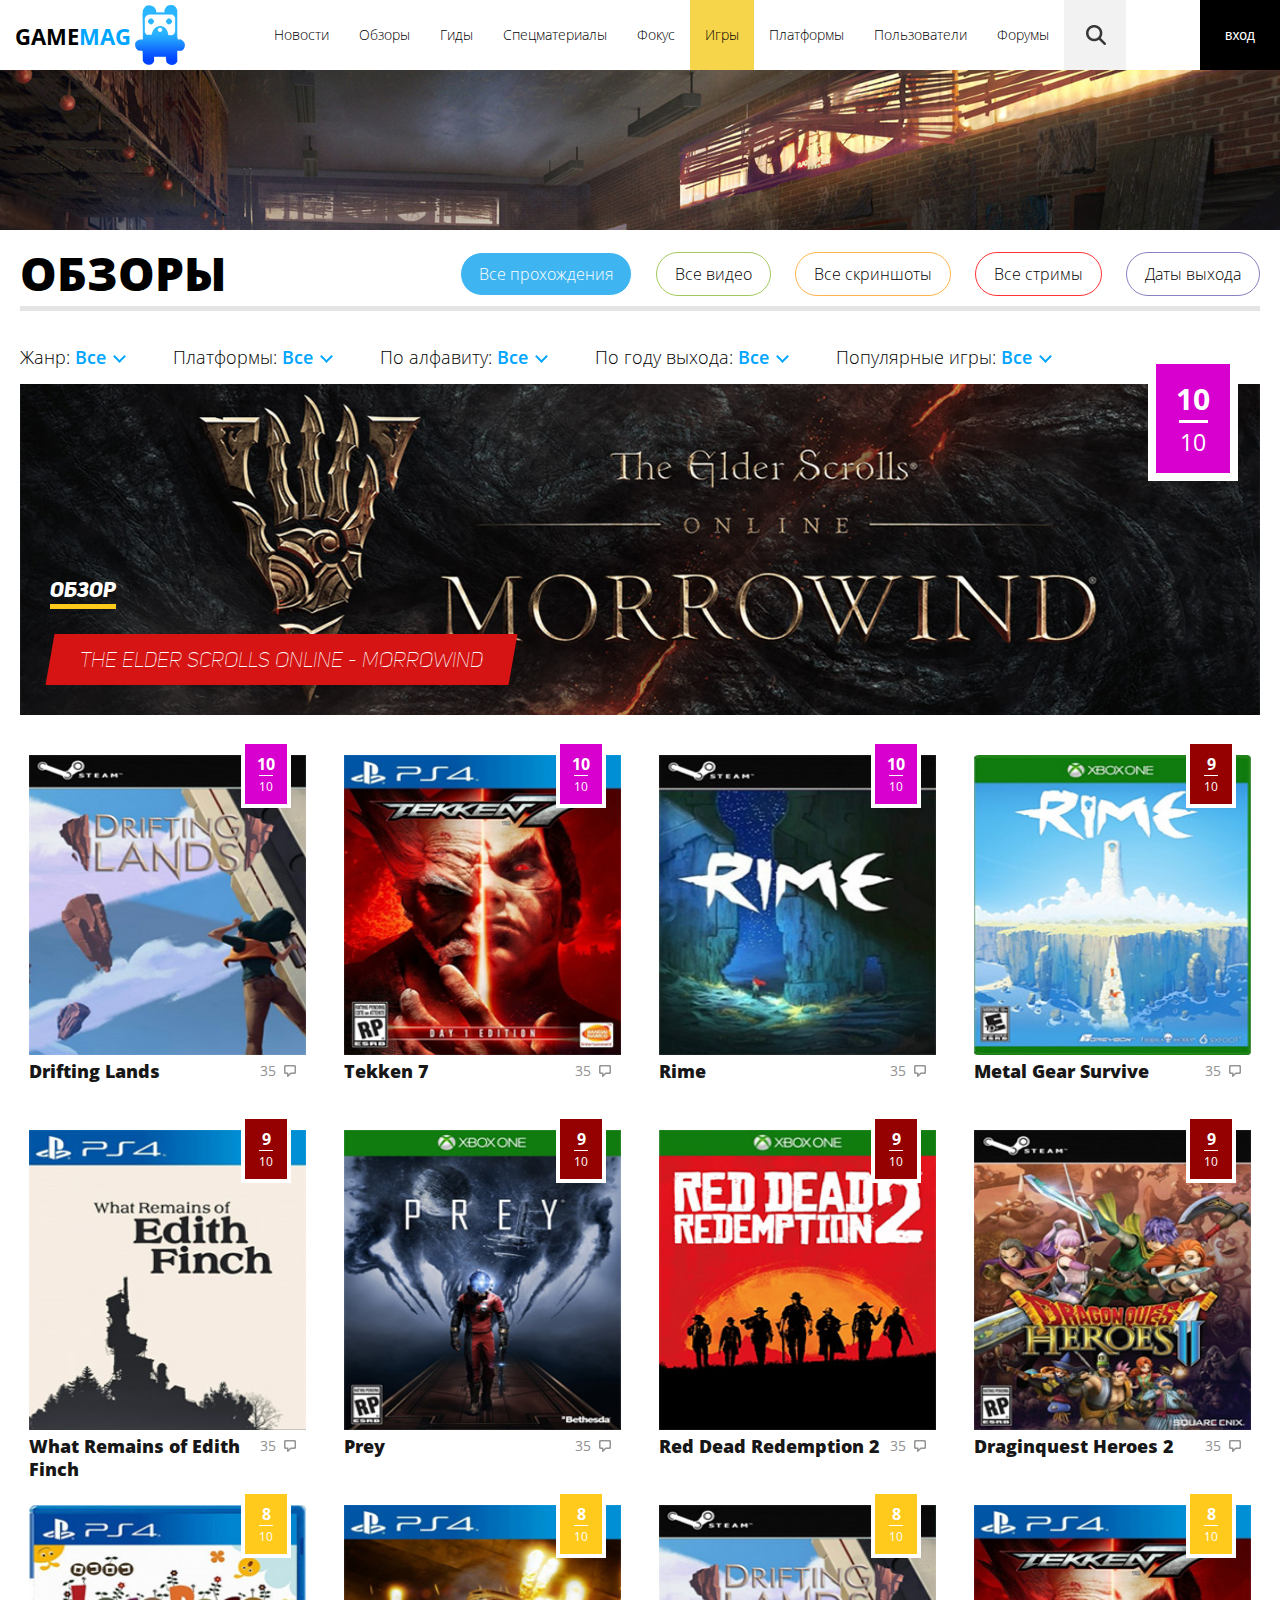
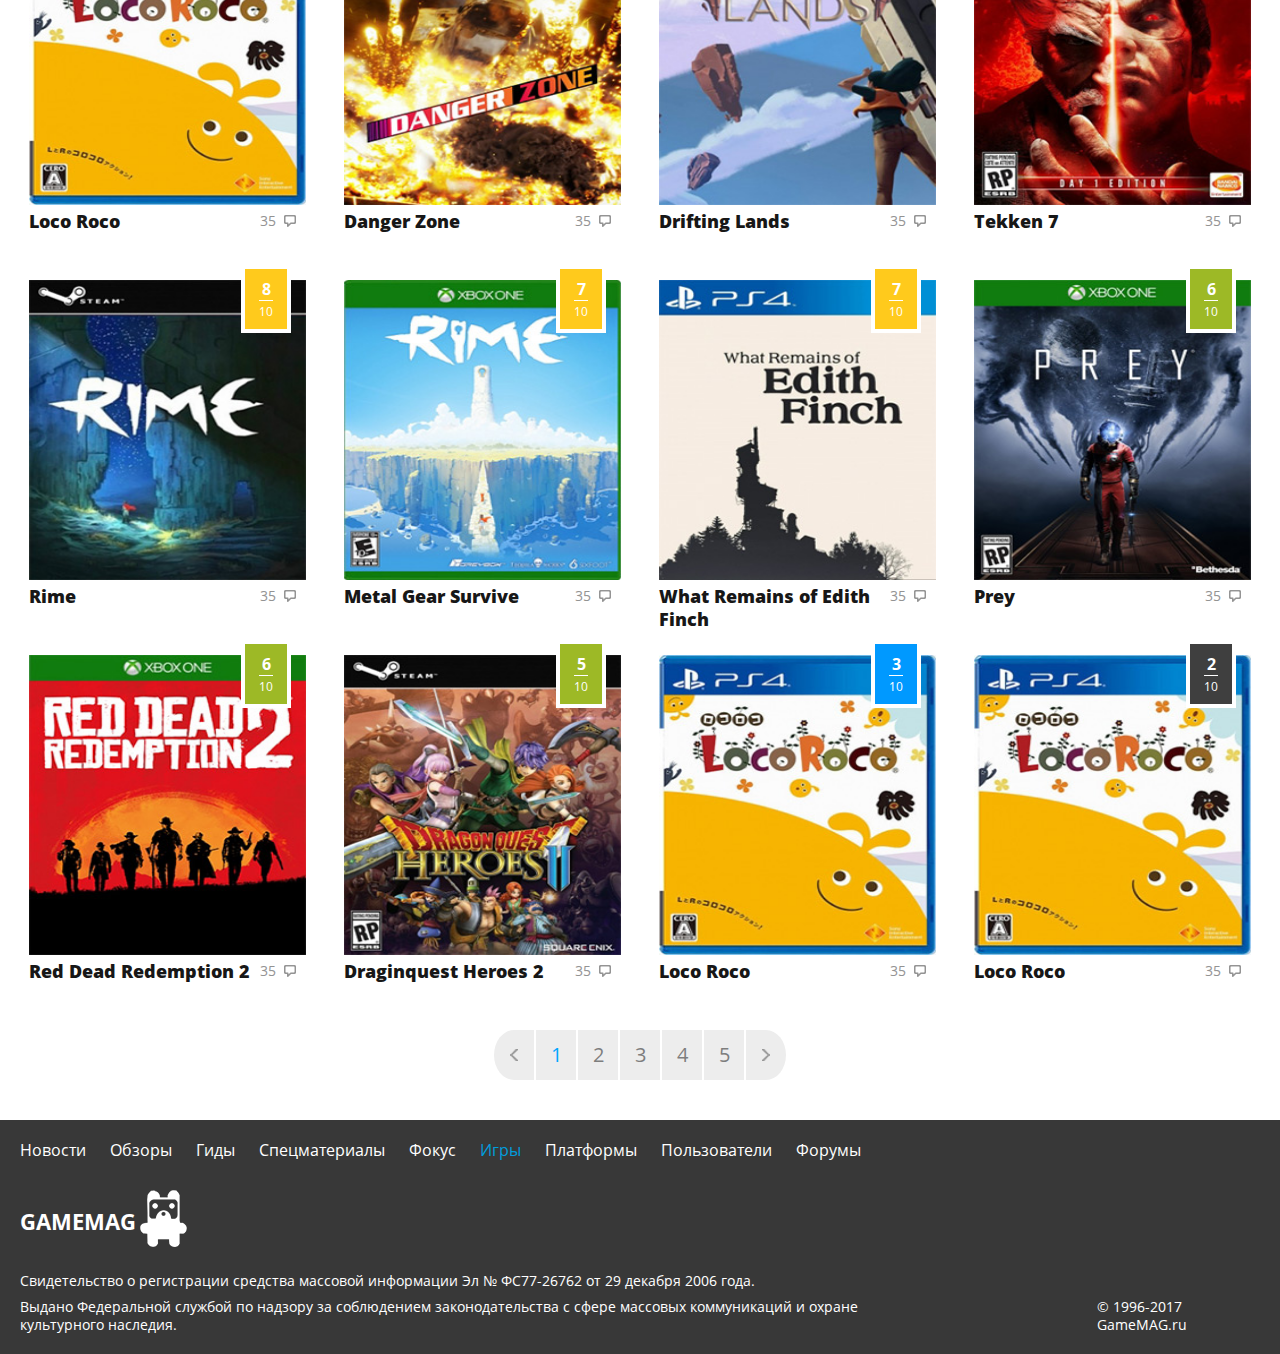
<file: games.html>
<!doctype html>
<html lang="ru" class="no-js">
<head>
  <meta charset="UTF-8">
  <meta name="viewport" content="width=device-width, initial-scale=1">
  <meta http-equiv="X-UA-Compatible" content="ie=edge">
  <title>GameMag</title>

  <link rel="stylesheet" href="css/main.css">
</head>
<body>
<main class="main-wrap">

<header class="page-header">
  <button class="btn btn--menu"></button>

  <span class="page-header__menu-text">Меню</span>

  <div id="logo-wrap" class="logo-wrap">
    <a class="logo-wrap__link" href="index.html">
      <div class="logo-wrap__text">Game<span class="logo-wrap__color">Mag</span></div>
      <img class="logo" src="img/logo.png" alt="логотип">
    </a>
  </div>

  <nav class="main-menu page-header__main-menu">
    <ul class="main-menu__list">
      <li class="main-menu__item"><a class="main-menu__link" href="index.html">Новости</a></li>
      <li class="main-menu__item"><a class="main-menu__link" href="overviews.html">Обзоры</a></li>
      <li class="main-menu__item"><a class="main-menu__link" href="#">Гиды</a></li>
      <li class="main-menu__item"><a class="main-menu__link" href="#">Спецматериалы</a></li>
      <li class="main-menu__item"><a class="main-menu__link" href="#">Фокус</a></li>
      <li class="main-menu__item"><span class="main-menu__link active">Игры</span></li>
      <li class="main-menu__item"><a class="main-menu__link" href="#">Платформы</a></li>
      <li class="main-menu__item"><a class="main-menu__link" href="#">Пользователи</a></li>
      <li class="main-menu__item"><a class="main-menu__link" href="#">Форумы</a></li>
    </ul>

    <button id="btn-search" class="btn btn--search"><span class="btn--search-icon"></span></button>
  </nav>

  <button class="btn btn--login">
    <span class="btn__login-text">вход</span>
    <span class="btn__login-img btn__login-img--passive"></span>
    <span class="btn__login-img btn__login-img--active"></span>

  </button>

  <div class="login-active">
    <div class="login-active__title">Вход</div>

    <form class="login-form" action="/" method="post">
      <label class="login-form__label login-form__label--user"><input class="login-form__input" type="text" name="login" placeholder="Логин"></label>
      <label class="login-form__label login-form__label--pass"><input class="login-form__input" type="password" name="pass" placeholder="Пароль"></label>
      <button class="btn btn--login-form" type="submit">Войти</button>
    </form>

    <div class="social-wrap">
      <div class="social__text">или войти через</div>
      <ul class="social">
        <li class="social__item"><a href="#" class="social__link"></a></li>
        <li class="social__item"><a href="#" class="social__link"></a></li>
        <li class="social__item"><a href="#" class="social__link"></a></li>
      </ul>
    </div>

    <div class="link-wrap">
      <a class="remind-password" href="#">Забыли пароль</a>
      <a class="check-in" href="#">Регистрация</a>
    </div>
  </div>
</header>

<div class="main-content">
  <div class="top-img-wrap">
    <img class="top-img" src="img/top-img.jpg">
  </div>

  <div class="games-sections">
    <header class="games-sections-header">
      <h2 class="games-sections-header__title">Обзоры</h2>

      <button class="btn btn--games-sections-all">
        <span class="btn__games-sections-text">Все</span>
        <span class="btn__games-sections-img btn__games-sections-img--down"></span>
        <span class="btn__games-sections-img btn__games-sections-img--up"></span>
      </button>

      <ul class="games-sections-menu">
        <li class="games-sections-menu__item"><a href="" class="games-sections-menu__link active">Все прохождения</a></li>
        <li class="games-sections-menu__item"><a href="" class="games-sections-menu__link games-sections-menu__link--green">Все видео</a></li>
        <li class="games-sections-menu__item"><a href="" class="games-sections-menu__link games-sections-menu__link--orange">Все скриншоты</a></li>
        <li class="games-sections-menu__item"><a href="" class="games-sections-menu__link games-sections-menu__link--red">Все стримы</a></li>
        <li class="games-sections-menu__item"><a href="" class="games-sections-menu__link games-sections-menu__link--purple">Даты выхода</a></li>
      </ul>
    </header>

    <div class="listing-menu-wrap">
      <ul class="listing-menu toggle">
        <li class="listing-menu__item">
          <span class="listing-menu__title">Жанр:</span>

          <a class="listing-menu__btn toggle__link" href="#">Все</a>

          <ul class="listing-menu-all toggle__content">
            <li class="listing-menu-all__item"><a class="listing-menu-all__link" href="#">Всe</a></li>
            <li class="listing-menu-all__item"><a class="listing-menu-all__link" href="#">Экшен</a></li>
            <li class="listing-menu-all__item"><a class="listing-menu-all__link" href="#">Шутеры</a></li>
            <li class="listing-menu-all__item"><a class="listing-menu-all__link" href="#">Ролевые</a></li>
            <li class="listing-menu-all__item"><a class="listing-menu-all__link" href="#">Стратегии</a></li>
            <li class="listing-menu-all__item"><a class="listing-menu-all__link" href="#">Симуляторы</a></li>
            <li class="listing-menu-all__item"><a class="listing-menu-all__link" href="#">Приключения</a></li>
            <li class="listing-menu-all__item"><a class="listing-menu-all__link" href="#">Аркады</a></li>
            <li class="listing-menu-all__item"><a class="listing-menu-all__link" href="#">Гонки</a></li>
            <li class="listing-menu-all__item"><a class="listing-menu-all__link" href="#">Спорт</a></li>
            <li class="listing-menu-all__item"><a class="listing-menu-all__link" href="#">MMO</a></li>
            <li class="listing-menu-all__item"><a class="listing-menu-all__link" href="#">Пазлы</a></li>
          </ul>
        </li>

        <li class="listing-menu__item">
          <span class="listing-menu__title">Платформы:</span>

          <a class="listing-menu__btn toggle__link" href="#">Все</a>

          <ul class="listing-menu-all  toggle__content">
            <li class="listing-menu-all__item"><a class="listing-menu-all__link" href="#"> Все</a></li>
            <li class="listing-menu-all__item"><a class="listing-menu-all__link" href="#"> PC</a></li>
            <li class="listing-menu-all__item"><a class="listing-menu-all__link" href="#"> PlayStation 4</a></li>
            <li class="listing-menu-all__item"><a class="listing-menu-all__link" href="#"> Xbox One</a></li>
            <li class="listing-menu-all__item"><a class="listing-menu-all__link" href="#"> Nintendo Wii U</a></li>
            <li class="listing-menu-all__item"><a class="listing-menu-all__link" href="#"> PlayStation 3</a></li>
            <li class="listing-menu-all__item"><a class="listing-menu-all__link" href="#"> Xbox 360</a></li>
            <li class="listing-menu-all__item"><a class="listing-menu-all__link" href="#"> Nintendo Switch</a></li>
            <li class="listing-menu-all__item"><a class="listing-menu-all__link" href="#"> Nintendo Wii</a></li>
            <li class="listing-menu-all__item"><a class="listing-menu-all__link" href="#"> Android</a></li>
            <li class="listing-menu-all__item"><a class="listing-menu-all__link" href="#"> iOS</a></li>
            <li class="listing-menu-all__item"><a class="listing-menu-all__link" href="#"> Mac</a></li>
            <li class="listing-menu-all__item"><a class="listing-menu-all__link" href="#"> Linux</a></li>
            <li class="listing-menu-all__item"><a class="listing-menu-all__link" href="#"> PlayStation Vita</a></li>
            <li class="listing-menu-all__item"><a class="listing-menu-all__link" href="#"> Nintendo 3DS</a></li>
            <li class="listing-menu-all__item"><a class="listing-menu-all__link" href="#"> PlayStation 2</a></li>
            <li class="listing-menu-all__item"><a class="listing-menu-all__link" href="#"> Xbox</a></li>
            <li class="listing-menu-all__item"><a class="listing-menu-all__link" href="#"> PlayStation</a></li>
            <li class="listing-menu-all__item"><a class="listing-menu-all__link" href="#"> PlayStation Portable (PSP)</a></li>
            <li class="listing-menu-all__item"><a class="listing-menu-all__link" href="#"> Nintendo DS</a></li>
            <li class="listing-menu-all__item"><a class="listing-menu-all__link" href="#"> Nintendo GameCube</a></li>
            <li class="listing-menu-all__item"><a class="listing-menu-all__link" href="#"> GameCube</a></li>
            <li class="listing-menu-all__item"><a class="listing-menu-all__link" href="#"> Nintendoa</a></li>
          </ul>
        </li>

        <li class="listing-menu__item">
          <span class="listing-menu__title">По алфавиту:</span>

          <a class="listing-menu__btn toggle__link" href="#">Все</a>

          <ul class="listing-menu-all listing-menu-all--width toggle__content">
            <li class="listing-menu-all__item listing-menu-all__item--width">
              <a class="listing-menu-all__link  listing-menu-all__link--margin" href="#">A</a>
              <a class="listing-menu-all__link listing-menu-all__link--margin" href="#">B</a>
              <a class="listing-menu-all__link listing-menu-all__link--margin" href="#">C</a>
              <a class="listing-menu-all__link listing-menu-all__link--margin" href="#">D</a>
              <a class="listing-menu-all__link listing-menu-all__link--margin" href="#">E</a>
              <a class="listing-menu-all__link listing-menu-all__link--margin" href="#">F</a>
              <a class="listing-menu-all__link listing-menu-all__link--margin" href="#">G</a>
              <a class="listing-menu-all__link listing-menu-all__link--margin" href="#">H</a>
              <a class="listing-menu-all__link listing-menu-all__link--margin" href="#">I</a>
              <a class="listing-menu-all__link listing-menu-all__link--margin" href="#">J</a>
              <a class="listing-menu-all__link listing-menu-all__link--margin" href="#">K</a>
              <a class="listing-menu-all__link listing-menu-all__link--margin" href="#">L</a>
              <a class="listing-menu-all__link listing-menu-all__link--margin" href="#">M</a>
              <a class="listing-menu-all__link listing-menu-all__link--margin" href="#">N</a>
              <a class="listing-menu-all__link listing-menu-all__link--margin" href="#">O</a>
              <a class="listing-menu-all__link listing-menu-all__link--margin" href="#">P</a>
              <a class="listing-menu-all__link listing-menu-all__link--margin" href="#">Q</a>
              <a class="listing-menu-all__link listing-menu-all__link--margin" href="#">R</a>
              <a class="listing-menu-all__link listing-menu-all__link--margin" href="#">S</a>
              <a class="listing-menu-all__link listing-menu-all__link--margin" href="#">T</a>
              <a class="listing-menu-all__link listing-menu-all__link--margin" href="#">U</a>
              <a class="listing-menu-all__link listing-menu-all__link--margin" href="#">V</a>
              <a class="listing-menu-all__link listing-menu-all__link--margin" href="#">W</a>
              <a class="listing-menu-all__link listing-menu-all__link--margin" href="#">X</a>
              <a class="listing-menu-all__link listing-menu-all__link--margin" href="#">Y</a>
              <a class="listing-menu-all__link listing-menu-all__link--margin" href="#">Z</a>
              <a class="listing-menu-all__link listing-menu-all__link--margin" href="#">#</a>
              <a class="listing-menu-all__link listing-menu-all__link--margin" href="#">0-9</a>
            </li>
          </ul>
        </li>

        <li class="listing-menu__item">
          <span class="listing-menu__title">По году выхода:</span>

          <a class="listing-menu__btn toggle__link" href="#">Все</a>

          <ul class="listing-menu-all listing-menu-all--center toggle__content">
            <li class="listing-menu-all__item listing-menu-all__item--width"><a class="listing-menu-all__link" href="#">Все</a></li>

            <li class="listing-menu-all__item listing-menu-all__item--width">
              <a class="listing-menu-all__link listing-menu-all__link--margin" href="#">2017</a>
              <a class="listing-menu-all__link listing-menu-all__link--margin" href="#">2016</a>
              <a class="listing-menu-all__link listing-menu-all__link--margin" href="#">2015</a>
              <a class="listing-menu-all__link listing-menu-all__link--margin" href="#">2014</a>
              <a class="listing-menu-all__link listing-menu-all__link--margin" href="#">2013</a>
              <a class="listing-menu-all__link listing-menu-all__link--margin" href="#">2012</a>
              <a class="listing-menu-all__link listing-menu-all__link--margin" href="#">2011</a>
              <a class="listing-menu-all__link listing-menu-all__link--margin" href="#">2010</a>
              <a class="listing-menu-all__link listing-menu-all__link--margin" href="#">2009</a>
              <a class="listing-menu-all__link listing-menu-all__link--margin" href="#">2008</a>
              <a class="listing-menu-all__link listing-menu-all__link--margin" href="#">2007</a>
              <a class="listing-menu-all__link listing-menu-all__link--margin" href="#">2006</a>
              <a class="listing-menu-all__link listing-menu-all__link--margin" href="#">2005</a>
              <a class="listing-menu-all__link listing-menu-all__link--margin" href="#">2004</a>
              <a class="listing-menu-all__link listing-menu-all__link--margin" href="#">2002</a>
              <a class="listing-menu-all__link listing-menu-all__link--margin" href="#">2002</a>
            </li>
          </ul>
        </li>

        <li class="listing-menu__item">
          <span class="listing-menu__title">Популярные игры:</span>

          <a class="listing-menu__btn toggle__link" href="#">Все</a>

          <ul class="listing-menu-all toggle__content">
            <li class="listing-menu-all__item"><a class="listing-menu-all__link" href="#">За все время</a></li>
            <li class="listing-menu-all__item"><a class="listing-menu-all__link" href="#">Самые ожидаемые</a></li>
            <li class="listing-menu-all__item"><a class="listing-menu-all__link" href="#">За месяц</a></li>
          </ul>
        </li>
      </ul>
    </div>

    <div class="games-sections__img-wrap">
      <div class="game-listing-valuation game-listing-valuation--top game-listing-valuation--max">
        <span class="game-listing-valuation__number game-listing-valuation__number--top">10</span>
        <span class="game-listing-valuation__number-max game-listing-valuation__number-max--top">10</span>
      </div>

      <a class="games-sections__link" href=""></a>

      <picture>
        <source srcset="img/games-sections-img-t.jpg" media="(max-width: 767px)">

        <img class="games-sections__img" srcset="img/games-sections-img.jpg" alt="">
      </picture>

      <div class="games-sections__desc">
        <div class="games-sections__title-img">Обзор</div>
        <div class="games-sections__text-img">The Elder Scrolls Online - Morrowind</div>
      </div>
    </div>
  </div>

  <div class="game-listing">
    <div class="container">
      <div class="game-listing__game-wrap">
        <div class="game-listing__game">
          <div class="game-listing-valuation game-listing-valuation--max">
            <span class="game-listing-valuation__number">10</span>
            <span class="game-listing-valuation__number-max">10</span>
          </div>

          <img class="game-listing__img" src="img/game-img/drifting-lands.jpg" alt="Drifting Lands">
          <a class="game-listing__text" href="#">Drifting Lands</a>
          <a class="news-item__comment" href="#">35</a>

          <div class="game-information">
            <a href="" class="game-information__link"></a>
            <div class="game-information__text game-information__text--genrespan">
              <span class="game-information__text-title">Жанры:</span>
              <a href="#" class="game-information__text-desc">ADVENTURE, PLATFORMER</a>
            </div>

            <div class="game-information__text game-information__text--publisher">
              <span class="game-information__text-title">Разработчик:</span>
              <a href="#" class="game-information__text-desc">Yacht Club Games</a>
            </div>

            <div class="game-information__text game-information__text--developer">
              <span class="game-information__text-title">Издатель:</span>
              <a href="#" class="game-information__text-desc">Yacht Club Games</a>
            </div>

            <div class="game-information__text game-information__text--release-date">
              <span class="game-information__text-title">Дата выхода:</span>
              <a href="#" class="game-information__text-desc">28 февраля 2017</a>
            </div>

            <div class="game-information__text game-information__text--linksupport-item">
              <span class="game-information__text-title">Платформы:</span>
              <div class="game-information__text-desc">
                <a href="#" class="support-item support-item--switch">Switch</a>
                <a href="#" class="support-item support-item--xbox-one">Xbox One</a>
              </div>
            </div>

            <button class="btn btn--game-information active">в избранное</button>
          </div>
        </div>

        <div class="game-listing__game">
          <div class="game-listing-valuation game-listing-valuation--max">
            <span class="game-listing-valuation__number">10</span>
            <span class="game-listing-valuation__number-max">10</span>
          </div>

          <img class="game-listing__img" src="img/game-img/tekken-7.jpg" alt="Tekken 7">
          <a class="game-listing__text" href="#">Tekken 7</a>
          <a class="news-item__comment" href="#">35</a>

          <div class="game-information">
            <a href="" class="game-information__link"></a>
            <div class="game-information__text game-information__text--genrespan">
              <span class="game-information__text-title">Жанры:</span>
              <a href="#" class="game-information__text-desc">ADVENTURE, PLATFORMER</a>
            </div>

            <div class="game-information__text game-information__text--publisher">
              <span class="game-information__text-title">Разработчик:</span>
              <a href="#" class="game-information__text-desc">Yacht Club Games</a>
            </div>

            <div class="game-information__text game-information__text--developer">
              <span class="game-information__text-title">Издатель:</span>
              <a href="#" class="game-information__text-desc">Yacht Club Games</a>
            </div>

            <div class="game-information__text game-information__text--release-date">
              <span class="game-information__text-title">Дата выхода:</span>
              <a href="#" class="game-information__text-desc">28 февраля 2017</a>
            </div>

            <div class="game-information__text game-information__text--linksupport-item">
              <span class="game-information__text-title">Платформы:</span>
              <div class="game-information__text-desc">
                <a href="#" class="support-item support-item--switch">Switch</a>
                <a href="#" class="support-item support-item--xbox-one">Xbox One</a>
              </div>
            </div>

            <button class="btn btn--game-information">в избранное</button>
          </div>
        </div>

        <div class="game-listing__game">
          <div class="game-listing-valuation game-listing-valuation--max">
            <span class="game-listing-valuation__number">10</span>
            <span class="game-listing-valuation__number-max">10</span>
          </div>

          <img class="game-listing__img" src="img/game-img/rime.jpg" alt="Rime">
          <a class="game-listing__text" href="#">Rime</a>
          <a class="news-item__comment" href="#">35</a>

          <div class="game-information">
            <a href="" class="game-information__link"></a>
            <div class="game-information__text game-information__text--genrespan">
              <span class="game-information__text-title">Жанры:</span>
              <a href="#" class="game-information__text-desc">ADVENTURE, PLATFORMER</a>
            </div>

            <div class="game-information__text game-information__text--publisher">
              <span class="game-information__text-title">Разработчик:</span>
              <a href="#" class="game-information__text-desc">Yacht Club Games</a>
            </div>

            <div class="game-information__text game-information__text--developer">
              <span class="game-information__text-title">Издатель:</span>
              <a href="#" class="game-information__text-desc">Yacht Club Games</a>
            </div>

            <div class="game-information__text game-information__text--release-date">
              <span class="game-information__text-title">Дата выхода:</span>
              <a href="#" class="game-information__text-desc">28 февраля 2017</a>
            </div>

            <div class="game-information__text game-information__text--linksupport-item">
              <span class="game-information__text-title">Платформы:</span>
              <div class="game-information__text-desc">
                <a href="#" class="support-item support-item--switch">Switch</a>
                <a href="#" class="support-item support-item--xbox-one">Xbox One</a>
              </div>
            </div>

            <button class="btn btn--game-information">в избранное</button>
          </div>
        </div>

        <div class="game-listing__game">
          <div class="game-listing-valuation game-listing-valuation--very-high">
            <span class="game-listing-valuation__number">9</span>
            <span class="game-listing-valuation__number-max">10</span>
          </div>

          <img class="game-listing__img" src="img/game-img/metal-gear-survive.jpg" alt="Metal Gear Survive">
          <a class="game-listing__text" href="#">Metal Gear Survive</a>
          <a class="news-item__comment" href="#">35</a>

          <div class="game-information">
            <a href="" class="game-information__link"></a>
            <div class="game-information__text game-information__text--genrespan">
              <span class="game-information__text-title">Жанры:</span>
              <a href="#" class="game-information__text-desc">ADVENTURE, PLATFORMER</a>
            </div>

            <div class="game-information__text game-information__text--publisher">
              <span class="game-information__text-title">Разработчик:</span>
              <a href="#" class="game-information__text-desc">Yacht Club Games</a>
            </div>

            <div class="game-information__text game-information__text--developer">
              <span class="game-information__text-title">Издатель:</span>
              <a href="#" class="game-information__text-desc">Yacht Club Games</a>
            </div>

            <div class="game-information__text game-information__text--release-date">
              <span class="game-information__text-title">Дата выхода:</span>
              <a href="#" class="game-information__text-desc">28 февраля 2017</a>
            </div>

            <div class="game-information__text game-information__text--linksupport-item">
              <span class="game-information__text-title">Платформы:</span>
              <div class="game-information__text-desc">
                <a href="#" class="support-item support-item--switch">Switch</a>
                <a href="#" class="support-item support-item--xbox-one">Xbox One</a>
              </div>
            </div>

            <button class="btn btn--game-information">в избранное</button>
          </div>
        </div>

        <div class="game-listing__game">
          <div class="game-listing-valuation game-listing-valuation--very-high">
            <span class="game-listing-valuation__number">9</span>
            <span class="game-listing-valuation__number-max">10</span>
          </div>

          <img class="game-listing__img" src="img/game-img/what-remains.jpg" alt="What Remains of Edith Finch">
          <a class="game-listing__text" href="#">What Remains of Edith Finch</a>
          <a class="news-item__comment" href="#">35</a>

          <div class="game-information">
            <a href="" class="game-information__link"></a>
            <div class="game-information__text game-information__text--genrespan">
              <span class="game-information__text-title">Жанры:</span>
              <a href="#" class="game-information__text-desc">ADVENTURE, PLATFORMER</a>
            </div>

            <div class="game-information__text game-information__text--publisher">
              <span class="game-information__text-title">Разработчик:</span>
              <a href="#" class="game-information__text-desc">Yacht Club Games</a>
            </div>

            <div class="game-information__text game-information__text--developer">
              <span class="game-information__text-title">Издатель:</span>
              <a href="#" class="game-information__text-desc">Yacht Club Games</a>
            </div>

            <div class="game-information__text game-information__text--release-date">
              <span class="game-information__text-title">Дата выхода:</span>
              <a href="#" class="game-information__text-desc">28 февраля 2017</a>
            </div>

            <div class="game-information__text game-information__text--linksupport-item">
              <span class="game-information__text-title">Платформы:</span>
              <div class="game-information__text-desc">
                <a href="#" class="support-item support-item--switch">Switch</a>
                <a href="#" class="support-item support-item--xbox-one">Xbox One</a>
              </div>
            </div>

            <button class="btn btn--game-information">в избранное</button>
          </div>
        </div>

        <div class="game-listing__game">
          <div class="game-listing-valuation game-listing-valuation--very-high">
            <span class="game-listing-valuation__number">9</span>
            <span class="game-listing-valuation__number-max">10</span>
          </div>

          <img class="game-listing__img" src="img/game-img/prey.jpg" alt="Prey">
          <a class="game-listing__text" href="#">Prey</a>
          <a class="news-item__comment" href="#">35</a>

          <div class="game-information">
            <a href="" class="game-information__link"></a>
            <div class="game-information__text game-information__text--genrespan">
              <span class="game-information__text-title">Жанры:</span>
              <a href="#" class="game-information__text-desc">ADVENTURE, PLATFORMER</a>
            </div>

            <div class="game-information__text game-information__text--publisher">
              <span class="game-information__text-title">Разработчик:</span>
              <a href="#" class="game-information__text-desc">Yacht Club Games</a>
            </div>

            <div class="game-information__text game-information__text--developer">
              <span class="game-information__text-title">Издатель:</span>
              <a href="#" class="game-information__text-desc">Yacht Club Games</a>
            </div>

            <div class="game-information__text game-information__text--release-date">
              <span class="game-information__text-title">Дата выхода:</span>
              <a href="#" class="game-information__text-desc">28 февраля 2017</a>
            </div>

            <div class="game-information__text game-information__text--linksupport-item">
              <span class="game-information__text-title">Платформы:</span>
              <div class="game-information__text-desc">
                <a href="#" class="support-item support-item--switch">Switch</a>
                <a href="#" class="support-item support-item--xbox-one">Xbox One</a>
              </div>
            </div>

            <button class="btn btn--game-information">в избранное</button>
          </div>
        </div>

        <div class="game-listing__game">
          <div class="game-listing-valuation game-listing-valuation--very-high">
            <span class="game-listing-valuation__number">9</span>
            <span class="game-listing-valuation__number-max">10</span>
          </div>

          <img class="game-listing__img" src="img/game-img/red-dead-redemption-2.jpg" alt="Red Dead Redemption 2">
          <a class="game-listing__text" href="#">Red Dead Redemption 2</a>
          <a class="news-item__comment" href="#">35</a>

          <div class="game-information">
            <a href="" class="game-information__link"></a>
            <div class="game-information__text game-information__text--genrespan">
              <span class="game-information__text-title">Жанры:</span>
              <a href="#" class="game-information__text-desc">ADVENTURE, PLATFORMER</a>
            </div>

            <div class="game-information__text game-information__text--publisher">
              <span class="game-information__text-title">Разработчик:</span>
              <a href="#" class="game-information__text-desc">Yacht Club Games</a>
            </div>

            <div class="game-information__text game-information__text--developer">
              <span class="game-information__text-title">Издатель:</span>
              <a href="#" class="game-information__text-desc">Yacht Club Games</a>
            </div>

            <div class="game-information__text game-information__text--release-date">
              <span class="game-information__text-title">Дата выхода:</span>
              <a href="#" class="game-information__text-desc">28 февраля 2017</a>
            </div>

            <div class="game-information__text game-information__text--linksupport-item">
              <span class="game-information__text-title">Платформы:</span>
              <div class="game-information__text-desc">
                <a href="#" class="support-item support-item--switch">Switch</a>
                <a href="#" class="support-item support-item--xbox-one">Xbox One</a>
              </div>
            </div>

            <button class="btn btn--game-information">в избранное</button>
          </div>
        </div>

        <div class="game-listing__game">
          <div class="game-listing-valuation game-listing-valuation--very-high">
            <span class="game-listing-valuation__number">9</span>
            <span class="game-listing-valuation__number-max">10</span>
          </div>

          <img class="game-listing__img" src="img/game-img/draginquest-heroes-2.jpg" alt="Draginquest Heroes 2">
          <a class="game-listing__text" href="#">Draginquest Heroes 2</a>
          <a class="news-item__comment" href="#">35</a>

          <div class="game-information">
            <a href="" class="game-information__link"></a>
            <div class="game-information__text game-information__text--genrespan">
              <span class="game-information__text-title">Жанры:</span>
              <a href="#" class="game-information__text-desc">ADVENTURE, PLATFORMER</a>
            </div>

            <div class="game-information__text game-information__text--publisher">
              <span class="game-information__text-title">Разработчик:</span>
              <a href="#" class="game-information__text-desc">Yacht Club Games</a>
            </div>

            <div class="game-information__text game-information__text--developer">
              <span class="game-information__text-title">Издатель:</span>
              <a href="#" class="game-information__text-desc">Yacht Club Games</a>
            </div>

            <div class="game-information__text game-information__text--release-date">
              <span class="game-information__text-title">Дата выхода:</span>
              <a href="#" class="game-information__text-desc">28 февраля 2017</a>
            </div>

            <div class="game-information__text game-information__text--linksupport-item">
              <span class="game-information__text-title">Платформы:</span>
              <div class="game-information__text-desc">
                <a href="#" class="support-item support-item--switch">Switch</a>
                <a href="#" class="support-item support-item--xbox-one">Xbox One</a>
              </div>
            </div>

            <button class="btn btn--game-information">в избранное</button>
          </div>
        </div>

        <div class="game-listing__game">
          <div class="game-listing-valuation game-listing-valuation--high">
            <span class="game-listing-valuation__number">8</span>
            <span class="game-listing-valuation__number-max">10</span>
          </div>

          <img class="game-listing__img" src="img/game-img/loco-roco.jpg" alt="Loco Roco">
          <a class="game-listing__text" href="#">Loco Roco</a>
          <a class="news-item__comment" href="#">35</a>

          <div class="game-information">
            <a href="" class="game-information__link"></a>
            <div class="game-information__text game-information__text--genrespan">
              <span class="game-information__text-title">Жанры:</span>
              <a href="#" class="game-information__text-desc">ADVENTURE, PLATFORMER</a>
            </div>

            <div class="game-information__text game-information__text--publisher">
              <span class="game-information__text-title">Разработчик:</span>
              <a href="#" class="game-information__text-desc">Yacht Club Games</a>
            </div>

            <div class="game-information__text game-information__text--developer">
              <span class="game-information__text-title">Издатель:</span>
              <a href="#" class="game-information__text-desc">Yacht Club Games</a>
            </div>

            <div class="game-information__text game-information__text--release-date">
              <span class="game-information__text-title">Дата выхода:</span>
              <a href="#" class="game-information__text-desc">28 февраля 2017</a>
            </div>

            <div class="game-information__text game-information__text--linksupport-item">
              <span class="game-information__text-title">Платформы:</span>
              <div class="game-information__text-desc">
                <a href="#" class="support-item support-item--switch">Switch</a>
                <a href="#" class="support-item support-item--xbox-one">Xbox One</a>
              </div>
            </div>

            <button class="btn btn--game-information">в избранное</button>
          </div>
        </div>

        <div class="game-listing__game">
          <div class="game-listing-valuation game-listing-valuation--high">
            <span class="game-listing-valuation__number">8</span>
            <span class="game-listing-valuation__number-max">10</span>
          </div>

          <img class="game-listing__img" src="img/game-img/danger-zone.jpg" alt="Danger Zone">
          <a class="game-listing__text" href="#">Danger Zone</a>
          <a class="news-item__comment" href="#">35</a>

          <div class="game-information">
            <a href="" class="game-information__link"></a>
            <div class="game-information__text game-information__text--genrespan">
              <span class="game-information__text-title">Жанры:</span>
              <a href="#" class="game-information__text-desc">ADVENTURE, PLATFORMER</a>
            </div>

            <div class="game-information__text game-information__text--publisher">
              <span class="game-information__text-title">Разработчик:</span>
              <a href="#" class="game-information__text-desc">Yacht Club Games</a>
            </div>

            <div class="game-information__text game-information__text--developer">
              <span class="game-information__text-title">Издатель:</span>
              <a href="#" class="game-information__text-desc">Yacht Club Games</a>
            </div>

            <div class="game-information__text game-information__text--release-date">
              <span class="game-information__text-title">Дата выхода:</span>
              <a href="#" class="game-information__text-desc">28 февраля 2017</a>
            </div>

            <div class="game-information__text game-information__text--linksupport-item">
              <span class="game-information__text-title">Платформы:</span>
              <div class="game-information__text-desc">
                <a href="#" class="support-item support-item--switch">Switch</a>
                <a href="#" class="support-item support-item--xbox-one">Xbox One</a>
              </div>
            </div>

            <button class="btn btn--game-information">в избранное</button>
          </div>
        </div>

        <div class="game-listing__game">
          <div class="game-listing-valuation game-listing-valuation--high">
            <span class="game-listing-valuation__number">8</span>
            <span class="game-listing-valuation__number-max">10</span>
          </div>

          <img class="game-listing__img" src="img/game-img/drifting-lands.jpg" alt="Drifting Lands">
          <a class="game-listing__text" href="#">Drifting Lands</a>
          <a class="news-item__comment" href="#">35</a>

          <div class="game-information">
            <a href="" class="game-information__link"></a>
            <div class="game-information__text game-information__text--genrespan">
              <span class="game-information__text-title">Жанры:</span>
              <a href="#" class="game-information__text-desc">ADVENTURE, PLATFORMER</a>
            </div>

            <div class="game-information__text game-information__text--publisher">
              <span class="game-information__text-title">Разработчик:</span>
              <a href="#" class="game-information__text-desc">Yacht Club Games</a>
            </div>

            <div class="game-information__text game-information__text--developer">
              <span class="game-information__text-title">Издатель:</span>
              <a href="#" class="game-information__text-desc">Yacht Club Games</a>
            </div>

            <div class="game-information__text game-information__text--release-date">
              <span class="game-information__text-title">Дата выхода:</span>
              <a href="#" class="game-information__text-desc">28 февраля 2017</a>
            </div>

            <div class="game-information__text game-information__text--linksupport-item">
              <span class="game-information__text-title">Платформы:</span>
              <div class="game-information__text-desc">
                <a href="#" class="support-item support-item--switch">Switch</a>
                <a href="#" class="support-item support-item--xbox-one">Xbox One</a>
              </div>
            </div>

            <button class="btn btn--game-information">в избранное</button>
          </div>
        </div>

        <div class="game-listing__game">
          <div class="game-listing-valuation game-listing-valuation--high">
            <span class="game-listing-valuation__number">8</span>
            <span class="game-listing-valuation__number-max">10</span>
          </div>

          <img class="game-listing__img" src="img/game-img/tekken-7.jpg" alt="Tekken 7">
          <a class="game-listing__text" href="#">Tekken 7</a>
          <a class="news-item__comment" href="#">35</a>

          <div class="game-information">
            <a href="" class="game-information__link"></a>
            <div class="game-information__text game-information__text--genrespan">
              <span class="game-information__text-title">Жанры:</span>
              <a href="#" class="game-information__text-desc">ADVENTURE, PLATFORMER</a>
            </div>

            <div class="game-information__text game-information__text--publisher">
              <span class="game-information__text-title">Разработчик:</span>
              <a href="#" class="game-information__text-desc">Yacht Club Games</a>
            </div>

            <div class="game-information__text game-information__text--developer">
              <span class="game-information__text-title">Издатель:</span>
              <a href="#" class="game-information__text-desc">Yacht Club Games</a>
            </div>

            <div class="game-information__text game-information__text--release-date">
              <span class="game-information__text-title">Дата выхода:</span>
              <a href="#" class="game-information__text-desc">28 февраля 2017</a>
            </div>

            <div class="game-information__text game-information__text--linksupport-item">
              <span class="game-information__text-title">Платформы:</span>
              <div class="game-information__text-desc">
                <a href="#" class="support-item support-item--switch">Switch</a>
                <a href="#" class="support-item support-item--xbox-one">Xbox One</a>
              </div>
            </div>

            <button class="btn btn--game-information">в избранное</button>
          </div>
        </div>

        <div class="game-listing__game">
          <div class="game-listing-valuation game-listing-valuation--high">
            <span class="game-listing-valuation__number">8</span>
            <span class="game-listing-valuation__number-max">10</span>
          </div>

          <img class="game-listing__img" src="img/game-img/rime.jpg" alt="Rime">
          <a class="game-listing__text" href="#">Rime</a>
          <a class="news-item__comment" href="#">35</a>

          <div class="game-information">
            <a href="" class="game-information__link"></a>
            <div class="game-information__text game-information__text--genrespan">
              <span class="game-information__text-title">Жанры:</span>
              <a href="#" class="game-information__text-desc">ADVENTURE, PLATFORMER</a>
            </div>

            <div class="game-information__text game-information__text--publisher">
              <span class="game-information__text-title">Разработчик:</span>
              <a href="#" class="game-information__text-desc">Yacht Club Games</a>
            </div>

            <div class="game-information__text game-information__text--developer">
              <span class="game-information__text-title">Издатель:</span>
              <a href="#" class="game-information__text-desc">Yacht Club Games</a>
            </div>

            <div class="game-information__text game-information__text--release-date">
              <span class="game-information__text-title">Дата выхода:</span>
              <a href="#" class="game-information__text-desc">28 февраля 2017</a>
            </div>

            <div class="game-information__text game-information__text--linksupport-item">
              <span class="game-information__text-title">Платформы:</span>
              <div class="game-information__text-desc">
                <a href="#" class="support-item support-item--switch">Switch</a>
                <a href="#" class="support-item support-item--xbox-one">Xbox One</a>
              </div>
            </div>

            <button class="btn btn--game-information">в избранное</button>
          </div>
        </div>

        <div class="game-listing__game">
          <div class="game-listing-valuation game-listing-valuation--high">
            <span class="game-listing-valuation__number">7</span>
            <span class="game-listing-valuation__number-max">10</span>
          </div>

          <img class="game-listing__img" src="img/game-img/metal-gear-survive.jpg" alt="Metal Gear Survive">
          <a class="game-listing__text" href="#">Metal Gear Survive</a>
          <a class="news-item__comment" href="#">35</a>

          <div class="game-information">
            <a href="" class="game-information__link"></a>
            <div class="game-information__text game-information__text--genrespan">
              <span class="game-information__text-title">Жанры:</span>
              <a href="#" class="game-information__text-desc">ADVENTURE, PLATFORMER</a>
            </div>

            <div class="game-information__text game-information__text--publisher">
              <span class="game-information__text-title">Разработчик:</span>
              <a href="#" class="game-information__text-desc">Yacht Club Games</a>
            </div>

            <div class="game-information__text game-information__text--developer">
              <span class="game-information__text-title">Издатель:</span>
              <a href="#" class="game-information__text-desc">Yacht Club Games</a>
            </div>

            <div class="game-information__text game-information__text--release-date">
              <span class="game-information__text-title">Дата выхода:</span>
              <a href="#" class="game-information__text-desc">28 февраля 2017</a>
            </div>

            <div class="game-information__text game-information__text--linksupport-item">
              <span class="game-information__text-title">Платформы:</span>
              <div class="game-information__text-desc">
                <a href="#" class="support-item support-item--switch">Switch</a>
                <a href="#" class="support-item support-item--xbox-one">Xbox One</a>
              </div>
            </div>

            <button class="btn btn--game-information">в избранное</button>
          </div>
        </div>

        <div class="game-listing__game">
          <div class="game-listing-valuation game-listing-valuation--high">
            <span class="game-listing-valuation__number">7</span>
            <span class="game-listing-valuation__number-max">10</span>
          </div>

          <img class="game-listing__img" src="img/game-img/what-remains.jpg" alt="What Remains of Edith Finch">
          <a class="game-listing__text" href="#">What Remains of Edith Finch</a>
          <a class="news-item__comment" href="#">35</a>

          <div class="game-information">
            <a href="" class="game-information__link"></a>
            <div class="game-information__text game-information__text--genrespan">
              <span class="game-information__text-title">Жанры:</span>
              <a href="#" class="game-information__text-desc">ADVENTURE, PLATFORMER</a>
            </div>

            <div class="game-information__text game-information__text--publisher">
              <span class="game-information__text-title">Разработчик:</span>
              <a href="#" class="game-information__text-desc">Yacht Club Games</a>
            </div>

            <div class="game-information__text game-information__text--developer">
              <span class="game-information__text-title">Издатель:</span>
              <a href="#" class="game-information__text-desc">Yacht Club Games</a>
            </div>

            <div class="game-information__text game-information__text--release-date">
              <span class="game-information__text-title">Дата выхода:</span>
              <a href="#" class="game-information__text-desc">28 февраля 2017</a>
            </div>

            <div class="game-information__text game-information__text--linksupport-item">
              <span class="game-information__text-title">Платформы:</span>
              <div class="game-information__text-desc">
                <a href="#" class="support-item support-item--switch">Switch</a>
                <a href="#" class="support-item support-item--xbox-one">Xbox One</a>
              </div>
            </div>

            <button class="btn btn--game-information">в избранное</button>
          </div>
        </div>

        <div class="game-listing__game">
          <div class="game-listing-valuation game-listing-valuation--middle">
            <span class="game-listing-valuation__number">6</span>
            <span class="game-listing-valuation__number-max">10</span>
          </div>

          <img class="game-listing__img" src="img/game-img/prey.jpg" alt="Prey">
          <a class="game-listing__text" href="#">Prey</a>
          <a class="news-item__comment" href="#">35</a>

          <div class="game-information">
            <a href="" class="game-information__link"></a>
            <div class="game-information__text game-information__text--genrespan">
              <span class="game-information__text-title">Жанры:</span>
              <a href="#" class="game-information__text-desc">ADVENTURE, PLATFORMER</a>
            </div>

            <div class="game-information__text game-information__text--publisher">
              <span class="game-information__text-title">Разработчик:</span>
              <a href="#" class="game-information__text-desc">Yacht Club Games</a>
            </div>

            <div class="game-information__text game-information__text--developer">
              <span class="game-information__text-title">Издатель:</span>
              <a href="#" class="game-information__text-desc">Yacht Club Games</a>
            </div>

            <div class="game-information__text game-information__text--release-date">
              <span class="game-information__text-title">Дата выхода:</span>
              <a href="#" class="game-information__text-desc">28 февраля 2017</a>
            </div>

            <div class="game-information__text game-information__text--linksupport-item">
              <span class="game-information__text-title">Платформы:</span>
              <div class="game-information__text-desc">
                <a href="#" class="support-item support-item--switch">Switch</a>
                <a href="#" class="support-item support-item--xbox-one">Xbox One</a>
              </div>
            </div>

            <button class="btn btn--game-information">в избранное</button>
          </div>
        </div>

        <div class="game-listing__game">
          <div class="game-listing-valuation game-listing-valuation--middle">
            <span class="game-listing-valuation__number">6</span>
            <span class="game-listing-valuation__number-max">10</span>
          </div>

          <img class="game-listing__img" src="img/game-img/red-dead-redemption-2.jpg" alt="Red Dead Redemption 2">
          <a class="game-listing__text" href="#">Red Dead Redemption 2</a>
          <a class="news-item__comment" href="#">35</a>

          <div class="game-information">
            <a href="" class="game-information__link"></a>
            <div class="game-information__text game-information__text--genrespan">
              <span class="game-information__text-title">Жанры:</span>
              <a href="#" class="game-information__text-desc">ADVENTURE, PLATFORMER</a>
            </div>

            <div class="game-information__text game-information__text--publisher">
              <span class="game-information__text-title">Разработчик:</span>
              <a href="#" class="game-information__text-desc">Yacht Club Games</a>
            </div>

            <div class="game-information__text game-information__text--developer">
              <span class="game-information__text-title">Издатель:</span>
              <a href="#" class="game-information__text-desc">Yacht Club Games</a>
            </div>

            <div class="game-information__text game-information__text--release-date">
              <span class="game-information__text-title">Дата выхода:</span>
              <a href="#" class="game-information__text-desc">28 февраля 2017</a>
            </div>

            <div class="game-information__text game-information__text--linksupport-item">
              <span class="game-information__text-title">Платформы:</span>
              <div class="game-information__text-desc">
                <a href="#" class="support-item support-item--switch">Switch</a>
                <a href="#" class="support-item support-item--xbox-one">Xbox One</a>
              </div>
            </div>

            <button class="btn btn--game-information">в избранное</button>
          </div>
        </div>

        <div class="game-listing__game">
          <div class="game-listing-valuation game-listing-valuation--middle">
            <span class="game-listing-valuation__number">5</span>
            <span class="game-listing-valuation__number-max">10</span>
          </div>

          <img class="game-listing__img" src="img/game-img/draginquest-heroes-2.jpg" alt="Draginquest Heroes 2">
          <a class="game-listing__text" href="#">Draginquest Heroes 2</a>
          <a class="news-item__comment" href="#">35</a>

          <div class="game-information">
            <a href="" class="game-information__link"></a>
            <div class="game-information__text game-information__text--genrespan">
              <span class="game-information__text-title">Жанры:</span>
              <a href="#" class="game-information__text-desc">ADVENTURE, PLATFORMER</a>
            </div>

            <div class="game-information__text game-information__text--publisher">
              <span class="game-information__text-title">Разработчик:</span>
              <a href="#" class="game-information__text-desc">Yacht Club Games</a>
            </div>

            <div class="game-information__text game-information__text--developer">
              <span class="game-information__text-title">Издатель:</span>
              <a href="#" class="game-information__text-desc">Yacht Club Games</a>
            </div>

            <div class="game-information__text game-information__text--release-date">
              <span class="game-information__text-title">Дата выхода:</span>
              <a href="#" class="game-information__text-desc">28 февраля 2017</a>
            </div>

            <div class="game-information__text game-information__text--linksupport-item">
              <span class="game-information__text-title">Платформы:</span>
              <div class="game-information__text-desc">
                <a href="#" class="support-item support-item--switch">Switch</a>
                <a href="#" class="support-item support-item--xbox-one">Xbox One</a>
              </div>
            </div>

            <button class="btn btn--game-information">в избранное</button>
          </div>
        </div>

        <div class="game-listing__game">
          <div class="game-listing-valuation game-listing-valuation--little">
            <span class="game-listing-valuation__number">3</span>
            <span class="game-listing-valuation__number-max">10</span>
          </div>

          <img class="game-listing__img" src="img/game-img/loco-roco.jpg" alt="Loco Roco">
          <a class="game-listing__text" href="#">Loco Roco</a>
          <a class="news-item__comment" href="#">35</a>

          <div class="game-information">
            <a href="" class="game-information__link"></a>
            <div class="game-information__text game-information__text--genrespan">
              <span class="game-information__text-title">Жанры:</span>
              <a href="#" class="game-information__text-desc">ADVENTURE, PLATFORMER</a>
            </div>

            <div class="game-information__text game-information__text--publisher">
              <span class="game-information__text-title">Разработчик:</span>
              <a href="#" class="game-information__text-desc">Yacht Club Games</a>
            </div>

            <div class="game-information__text game-information__text--developer">
              <span class="game-information__text-title">Издатель:</span>
              <a href="#" class="game-information__text-desc">Yacht Club Games</a>
            </div>

            <div class="game-information__text game-information__text--release-date">
              <span class="game-information__text-title">Дата выхода:</span>
              <a href="#" class="game-information__text-desc">28 февраля 2017</a>
            </div>

            <div class="game-information__text game-information__text--linksupport-item">
              <span class="game-information__text-title">Платформы:</span>
              <div class="game-information__text-desc">
                <a href="#" class="support-item support-item--switch">Switch</a>
                <a href="#" class="support-item support-item--xbox-one">Xbox One</a>
              </div>
            </div>

            <button class="btn btn--game-information">в избранное</button>
          </div>
        </div>

        <div class="game-listing__game">
          <div class="game-listing-valuation game-listing-valuation--very-little">
            <span class="game-listing-valuation__number">2</span>
            <span class="game-listing-valuation__number-max">10</span>
          </div>

          <img class="game-listing__img" src="img/game-img/loco-roco.jpg" alt="Loco Roco">
          <a class="game-listing__text" href="#">Loco Roco</a>
          <a class="news-item__comment" href="#">35</a>

          <div class="game-information">
            <a href="" class="game-information__link"></a>
            <div class="game-information__text game-information__text--genrespan">
              <span class="game-information__text-title">Жанры:</span>
              <a href="#" class="game-information__text-desc">ADVENTURE, PLATFORMER</a>
            </div>

            <div class="game-information__text game-information__text--publisher">
              <span class="game-information__text-title">Разработчик:</span>
              <a href="#" class="game-information__text-desc">Yacht Club Games</a>
            </div>

            <div class="game-information__text game-information__text--developer">
              <span class="game-information__text-title">Издатель:</span>
              <a href="#" class="game-information__text-desc">Yacht Club Games</a>
            </div>

            <div class="game-information__text game-information__text--release-date">
              <span class="game-information__text-title">Дата выхода:</span>
              <a href="#" class="game-information__text-desc">28 февраля 2017</a>
            </div>

            <div class="game-information__text game-information__text--linksupport-item">
              <span class="game-information__text-title">Платформы:</span>
              <div class="game-information__text-desc">
                <a href="#" class="support-item support-item--switch">Switch</a>
                <a href="#" class="support-item support-item--xbox-one">Xbox One</a>
              </div>
            </div>

            <button class="btn btn--game-information">в избранное</button>
          </div>
        </div>
      </div>
    </div>
  </div>

  <nav class="page-navigation">
    <ul class="page-navigation__list">
      <li><a class="page-navigation__link page-navigation__link--prev" href=""></a></li>
      <li class="page-navigation__item"><a class="page-navigation__link active" href="">1</a></li>
      <li class="page-navigation__item"><a class="page-navigation__link" href="">2</a></li>
      <li class="page-navigation__item"><a class="page-navigation__link" href="">3</a></li>
      <li class="page-navigation__item"><a class="page-navigation__link" href="">4</a></li>
      <li class="page-navigation__item"><a class="page-navigation__link" href="">5</a></li>
      <li><a class="page-navigation__link page-navigation__link--next" href=""></a></li>
    </ul>
  </nav>
</div>

<footer class="page-footer">
  <div class="container">
    <nav class="main-menu page-footer__main-menu">
      <ul class="main-menu__list">
        <li class="main-menu__item"><a class="main-menu__link" href="index.html">Новости</a></li>
        <li class="main-menu__item"><a class="main-menu__link" href="overviews.html">Обзоры</a></li>
        <li class="main-menu__item"><a class="main-menu__link" href="#">Гиды</a></li>
        <li class="main-menu__item"><a class="main-menu__link" href="#">Спецматериалы</a></li>
        <li class="main-menu__item"><a class="main-menu__link" href="#">Фокус</a></li>
        <li class="main-menu__item"><span class="main-menu__active">Игры</span></li>
        <li class="main-menu__item"><a class="main-menu__link" href="#">Платформы</a></li>
        <li class="main-menu__item"><a class="main-menu__link" href="#">Пользователи</a></li>
        <li class="main-menu__item"><a class="main-menu__link" href="#">Форумы</a></li>
      </ul>
    </nav>

    <div class="logo-wrap">
      <a class="logo-wrap__link" href="index.html">
        <div class="logo-wrap__text">GameMag</div>
        <img class="logo" src="img/logo-footer.png" alt="логотип">
      </a>
    </div>

    <div class="page-footer__desc">
      <div class="page-footer__text">
        <p>Свидетельство о регистрации средства массовой информации Эл № ФС77-26762 от 29 декабря 2006 года.</p>
        <p>Выдано Федеральной службой по надзору за соблюдением законодательства с сфере массовых коммуникаций и охране культурного наследия.</p>
      </div>

      <span>&copy; 1996-2017 GameMAG.ru</span>
    </div>
  </div>
</footer>
</main>

<div class="search">
  <button id="btn-search-close" class="btn btn--search-close" aria-label="Close search form">Х</button>
  <div class="search__inner search__inner--up">
    <form class="search__form" action="">
      <input class="search__input" name="search" type="search" placeholder="Search" autocomplete="off" autocorrect="off" autocapitalize="off" spellcheck="false">
    </form>
  </div>
  <div class="search__inner search__inner--down">
  </div>
</div><!-- /search -->

<script src="js/main.js"></script>
</body>
</html>
</file>
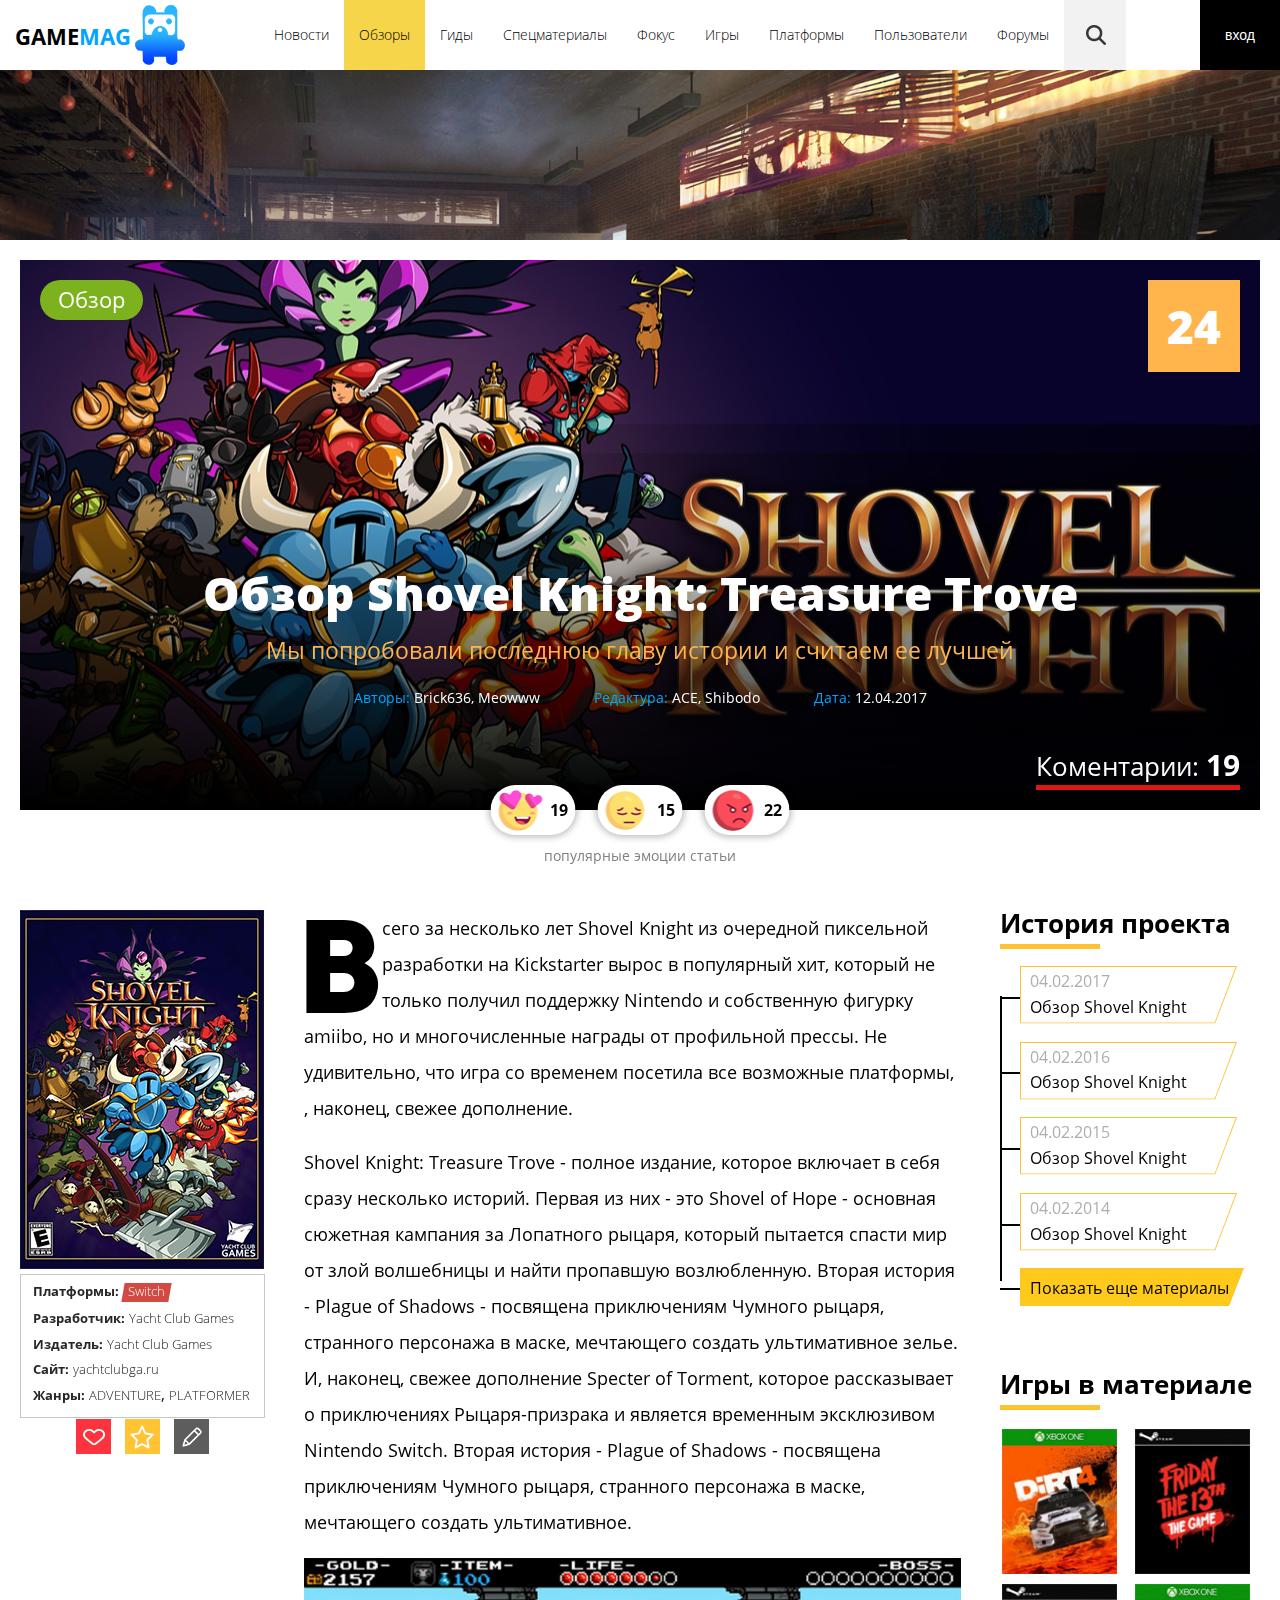
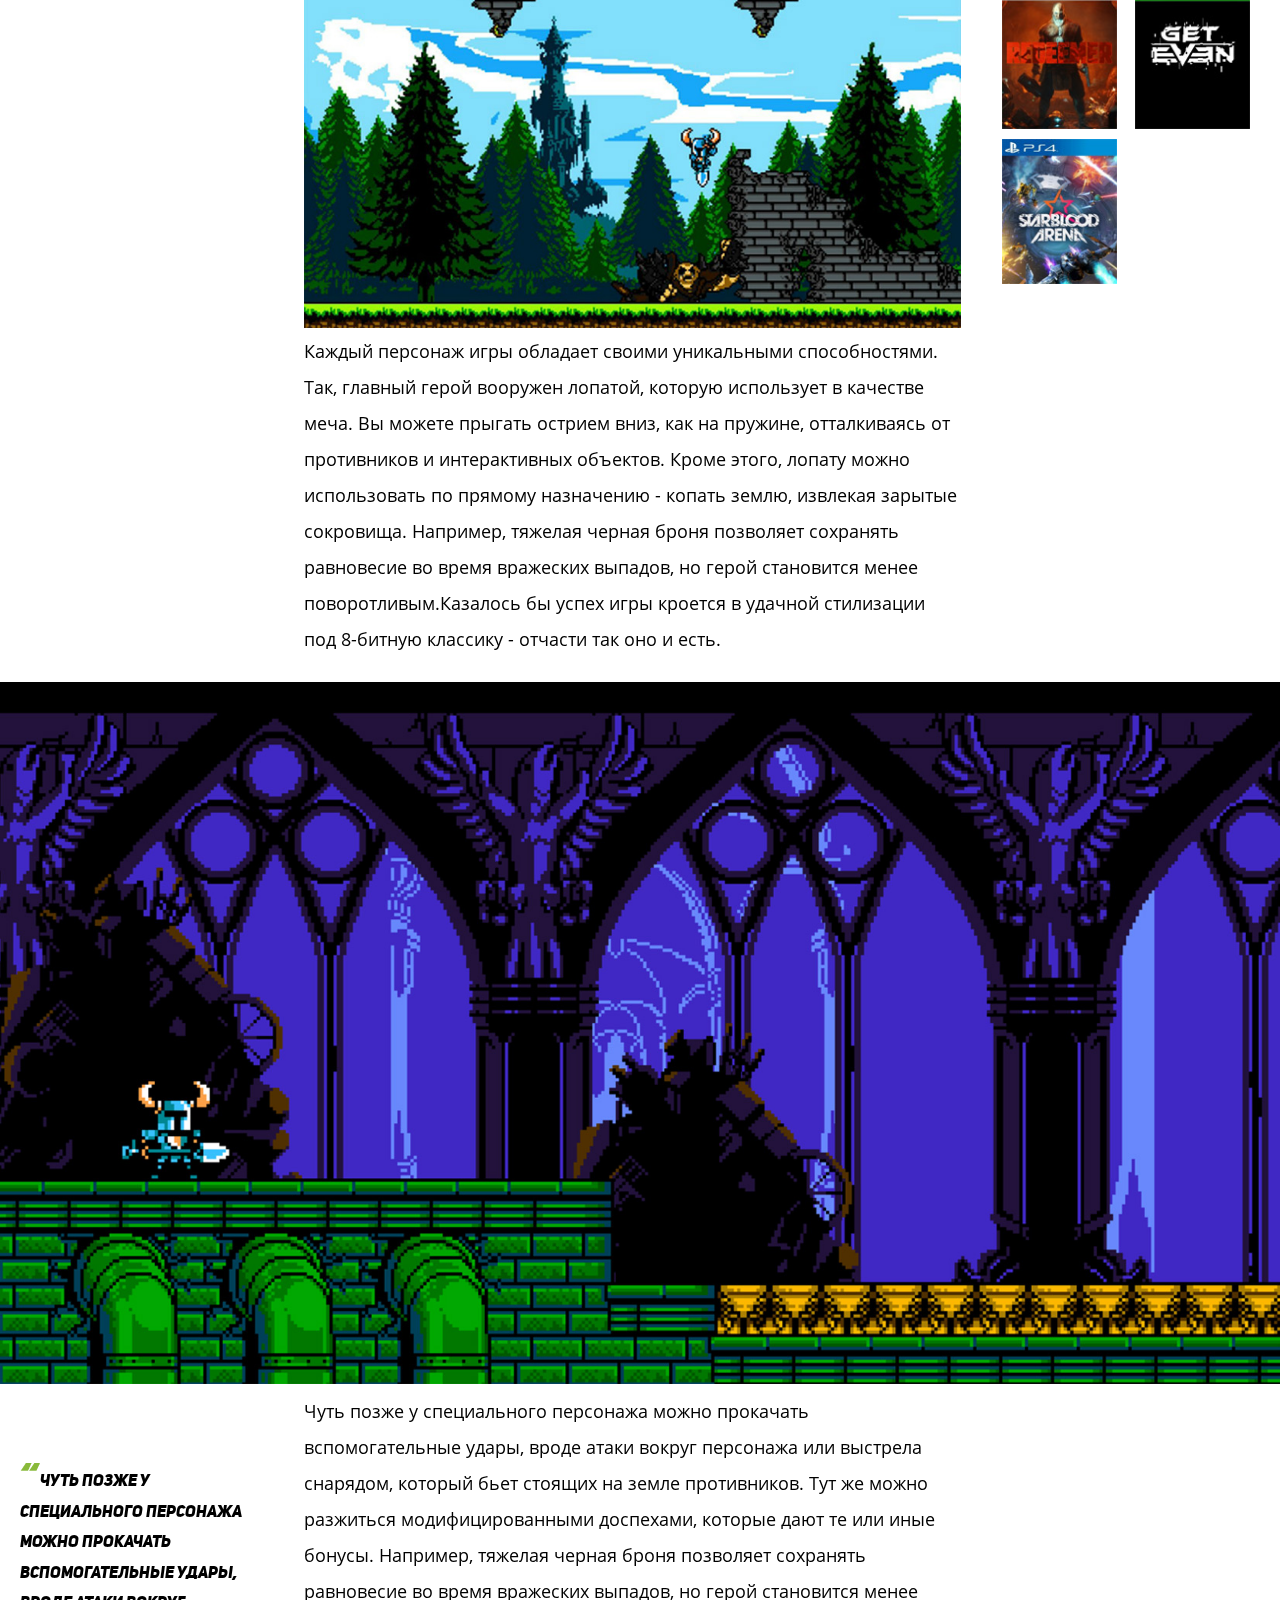
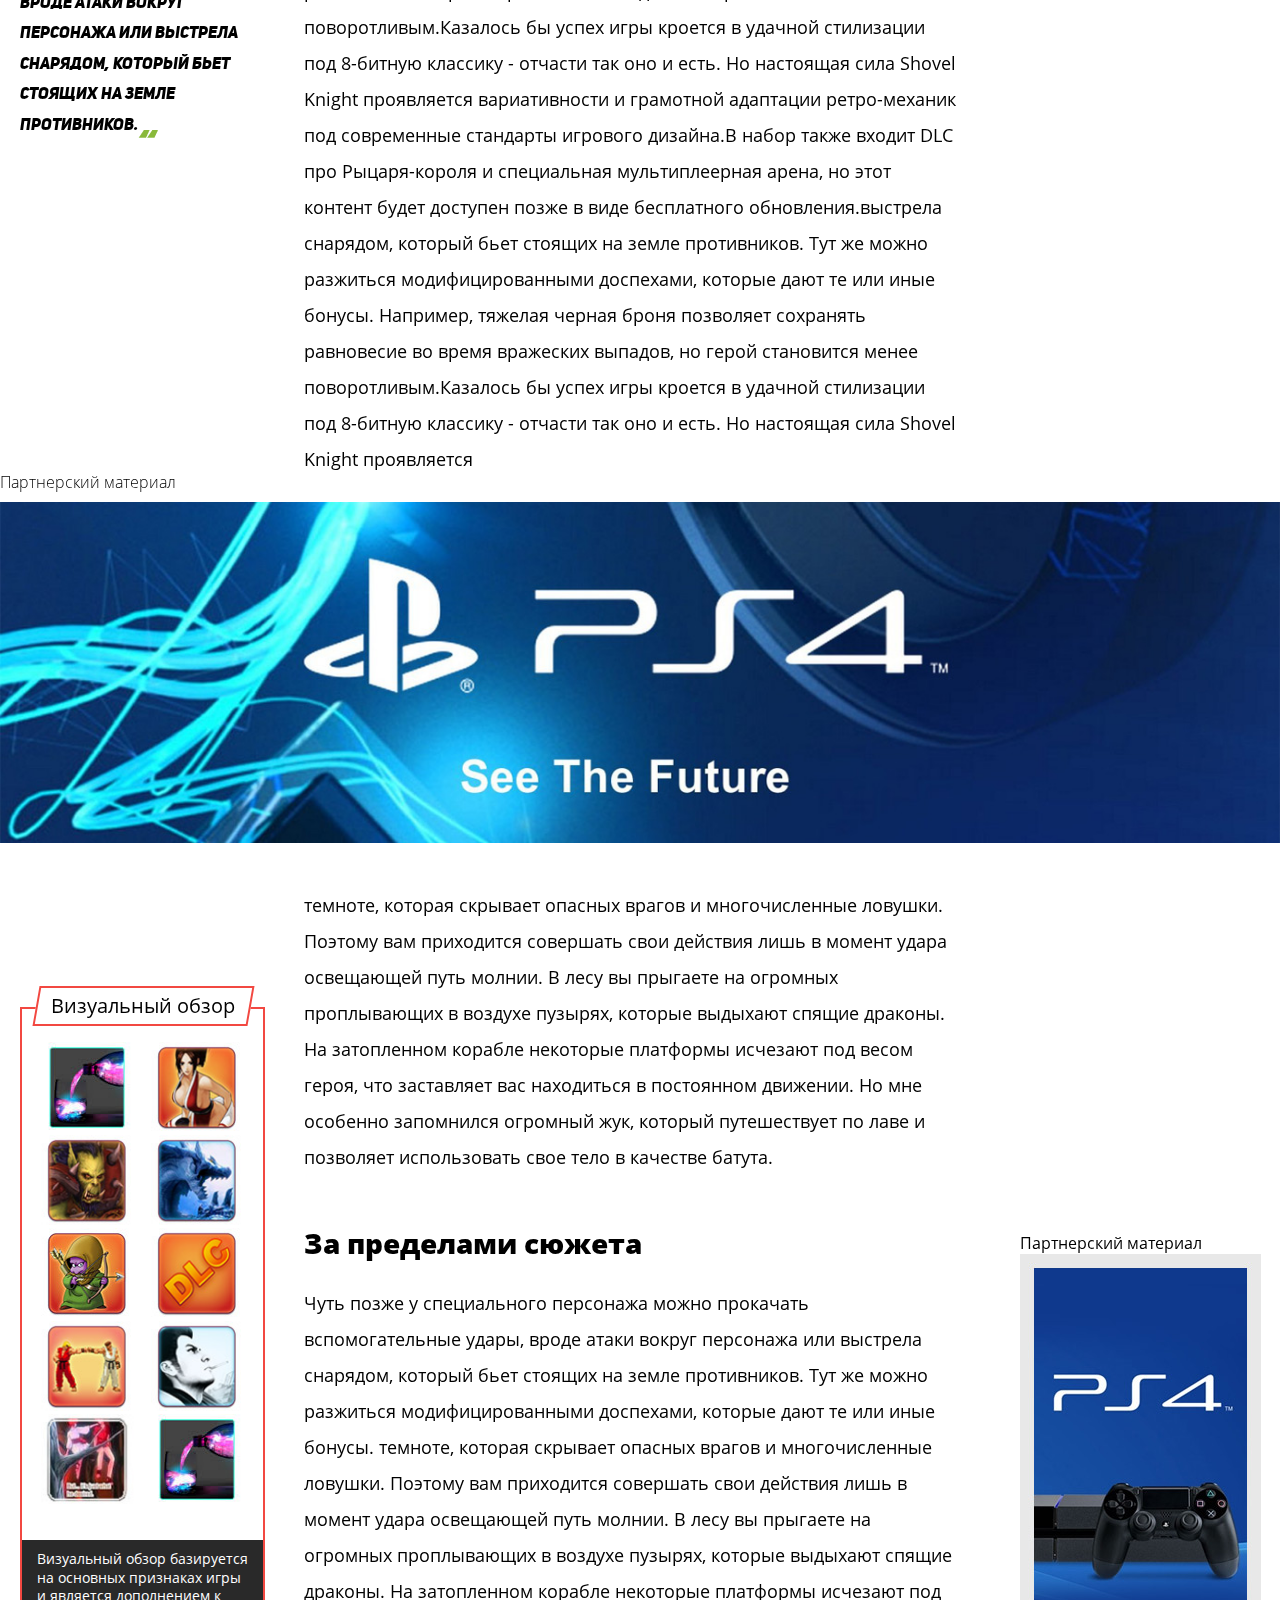
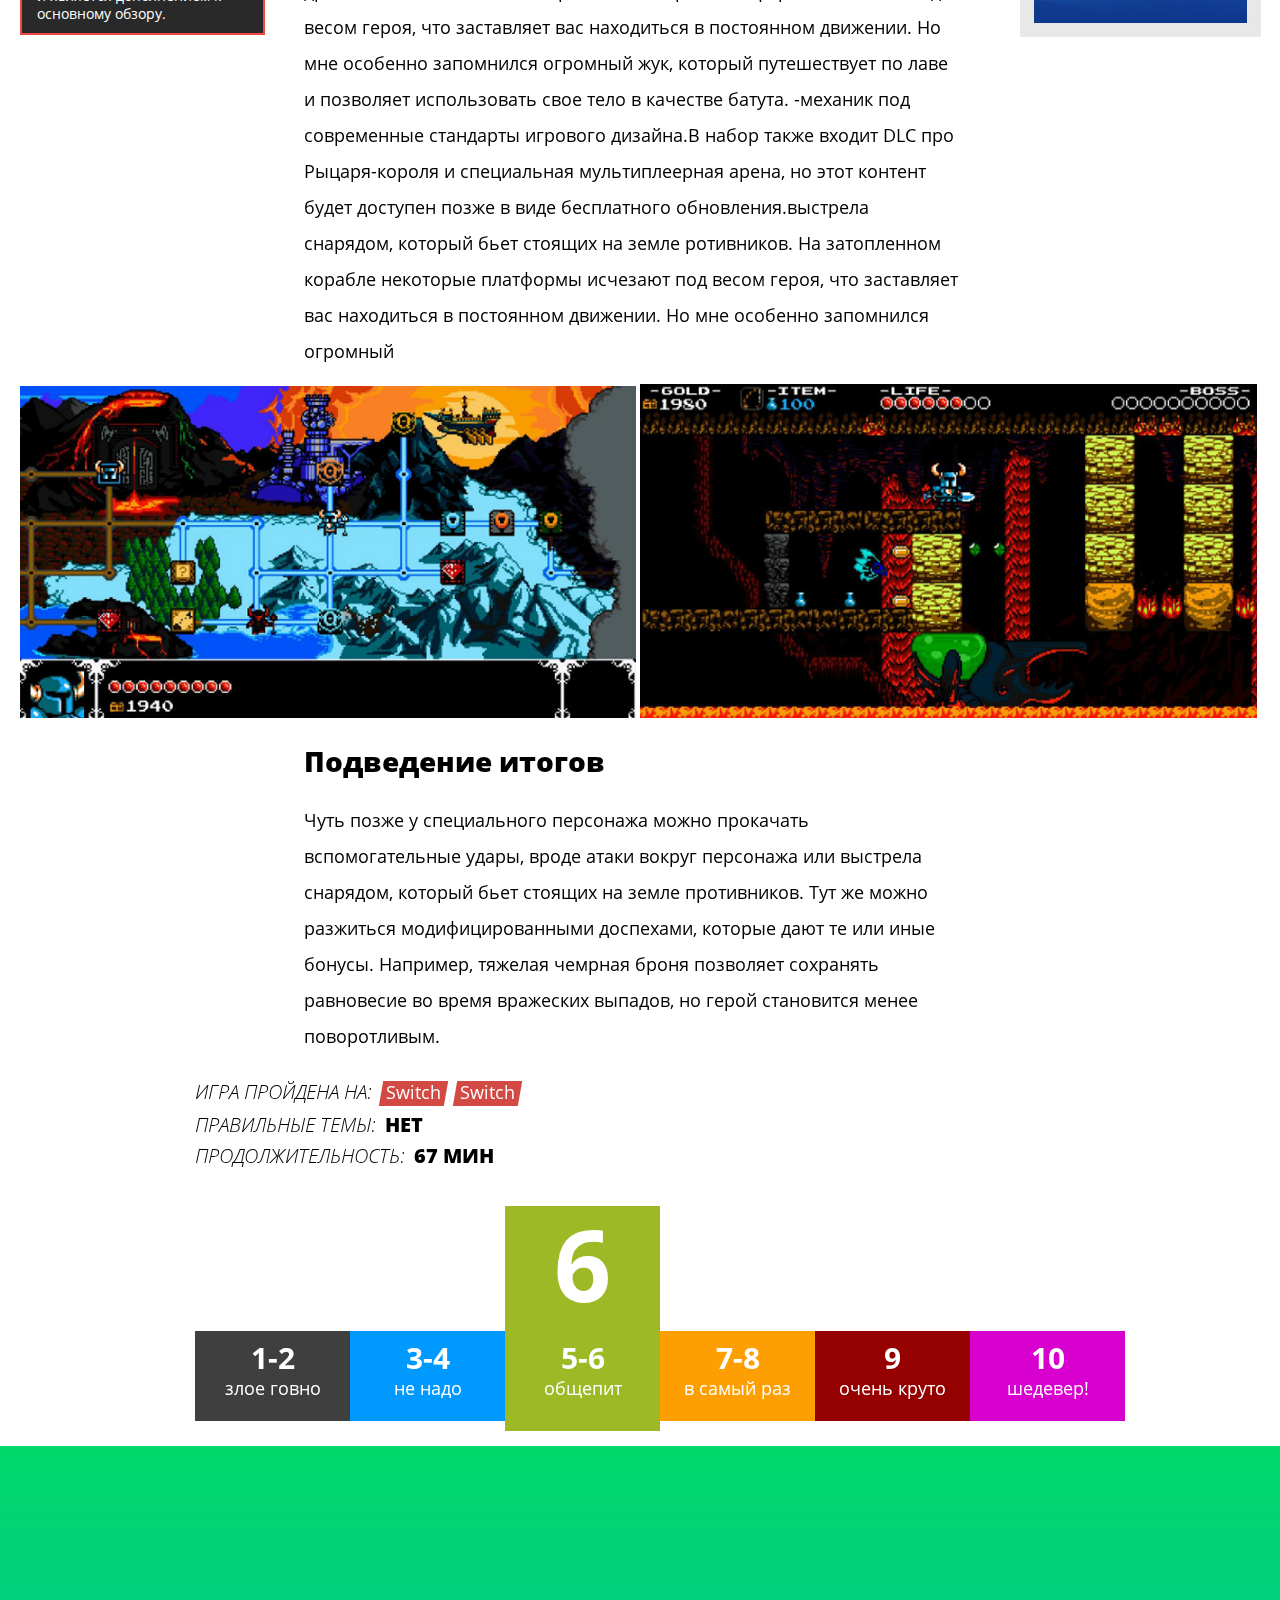
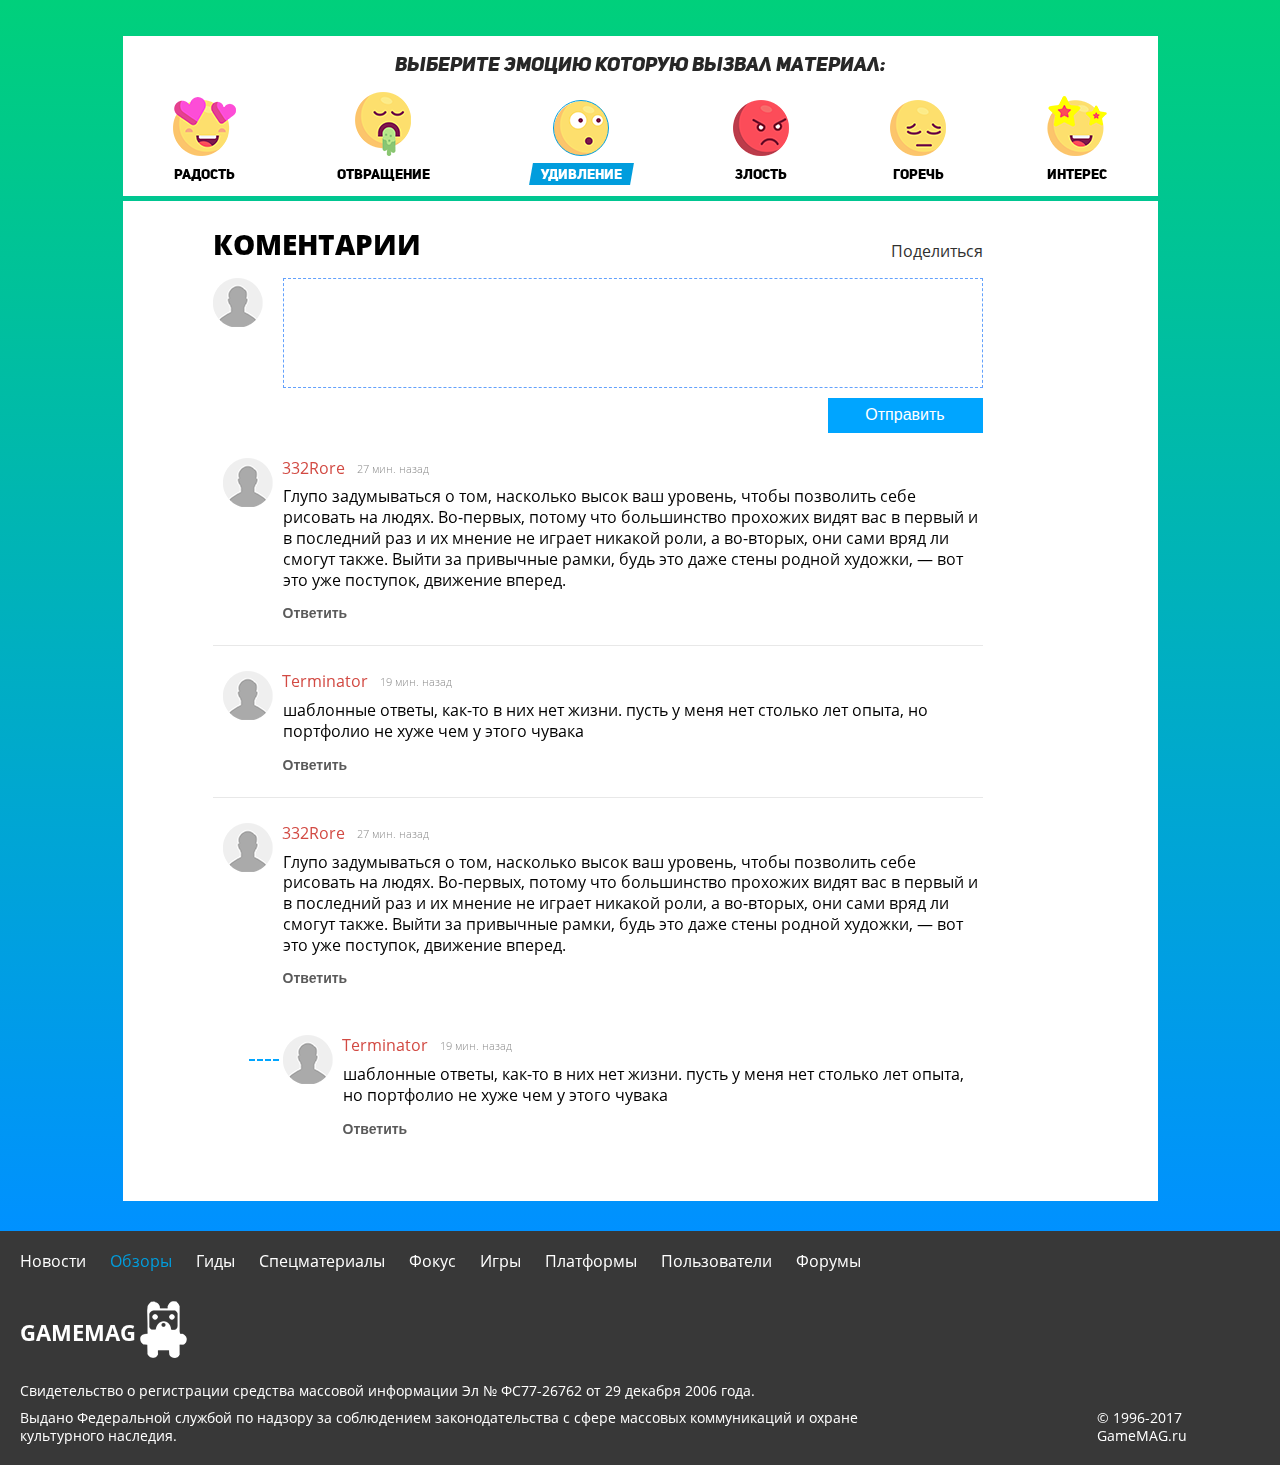
<file: overviews.html>
<!doctype html>
<html lang="ru" class="no-js">
<head>
  <meta charset="UTF-8">
  <meta name="viewport" content="width=device-width, initial-scale=1">
  <meta http-equiv="X-UA-Compatible" content="ie=edge">
  <title>GameMag</title>

  <link rel="stylesheet" href="css/main.css">
</head>
<body>
<main class="main-wrap">

  <header class="page-header">
    <button class="btn btn--menu"></button>

    <span class="page-header__menu-text">Меню</span>

    <div id="logo-wrap" class="logo-wrap">
      <a class="logo-wrap__link" href="index.html">
        <div class="logo-wrap__text">Game<span class="logo-wrap__color">Mag</span></div>
        <img class="logo" src="img/logo.png" alt="логотип">
      </a>
    </div>

    <nav class="main-menu page-header__main-menu">
      <ul class="main-menu__list">
        <li class="main-menu__item"><a class="main-menu__link" href="index.html">Новости</a></li>
        <li class="main-menu__item"><span class="main-menu__link active">Обзоры</span></li>
        <li class="main-menu__item"><a class="main-menu__link" href="#">Гиды</a></li>
        <li class="main-menu__item"><a class="main-menu__link" href="#">Спецматериалы</a></li>
        <li class="main-menu__item"><a class="main-menu__link" href="#">Фокус</a></li>
        <li class="main-menu__item"><a class="main-menu__link" href="games.html">Игры</a></li>
        <li class="main-menu__item"><a class="main-menu__link" href="#">Платформы</a></li>
        <li class="main-menu__item"><a class="main-menu__link" href="#">Пользователи</a></li>
        <li class="main-menu__item"><a class="main-menu__link" href="#">Форумы</a></li>
      </ul>

      <button id="btn-search" class="btn btn--search"><span class="btn--search-icon"></span></button>
    </nav>

    <button class="btn btn--login">
      <span class="btn__login-text">вход</span>
      <span class="btn__login-img btn__login-img--passive"></span>
      <span class="btn__login-img btn__login-img--active"></span>
    </button>

    <div class="login-active">
      <div class="login-active__title">Вход</div>

      <form class="login-form" action="/" method="post">
        <label class="login-form__label login-form__label--user"><input class="login-form__input" type="text" name="login" placeholder="Логин"></label>
        <label class="login-form__label login-form__label--pass"><input class="login-form__input" type="password" name="pass" placeholder="Пароль"></label>
        <button class="btn btn--login-form" type="submit">Войти</button>
      </form>

      <div class="social-wrap">
        <div class="social__text">или войти через</div>
        <ul class="social">
          <li class="social__item"><a href="#" class="social__link"></a></li>
          <li class="social__item"><a href="#" class="social__link"></a></li>
          <li class="social__item"><a href="#" class="social__link"></a></li>
        </ul>
      </div>

      <div class="link-wrap">
        <a class="remind-password" href="#">Забыли пароль</a>
        <a class="check-in" href="#">Регистрация</a>
      </div>
    </div>
  </header>

<div class="main-content">
  <div class="top-img-wrap">
    <img class="top-img" src="img/top-img.jpg">
  </div>

  <div class="overview">
    <div class="overview__img-wrap">
      <img class="overview__img" src="img/overview-shovel-knight.jpg" alt="Shovel Knight">
    </div>

    <a class="overview__overview" href="#">Обзор</a>
    <span class="overview__valuation">24</span>
    <a class="overview__comments" href="#">Коментарии: <span class="overview__comments-weight">19</span></a>

    <div class="overview__desc">
      <h1 class="overview__title">Обзор Shovel Knight: Treasure Trove</h1>
      <p class="overview__text">Мы попробовали последнюю главу истории и считаем ее лучшей</p>

      <div class="overview__data">
        <div class="authors">
         <span class="authors__title">Авторы:</span>
         <span class="authors__names"><a class="authors__name" href="#">Brick636</a>, <a class="authors__name" href="#">Meowww</a></span>
        </div>

        <div class="editors">
          <span class="editors__title">Редактура:</span>
          <span class="editors__names"><a class="editors__name" href="#">ACE</a>, <a class="editors__name" href="#">Shibodo</a></span>
        </div>

        <div class="date">
          <span class="date__title">Дата:</span>
          <a class="date__names" href="#">12.04.2017</a>
        </div>
      </div>

      <div class="overview__emotions">
        <a class="joy" href="#">
          <img class="joy__img" src="img/icon-smile-joy-small.png">
          <span class="joy__number">19</span>
        </a>

        <a class="bitterness" href="#">
          <img class="bitterness__img" src="img/icon-smile-bitterness-small.png">
          <span class="bitterness__number">15</span>
        </a>

        <a class="anger" href="#">
          <img class="anger__img" src="img/icon-smile-anger-small.png">
          <span class="anger__number">22</span>
        </a>

        <span class="overview__emotions-text">популярные эмоции статьи</span>
      </div>

    </div>
  </div>

  <div class="content-wrap container">
    <section class="left-content left-content--order">
      <div class="about-game">
        <img class="about-game__img" src="img/about-game-shovel-knight.jpg" alt="Shovel Knight">

        <div class="about-game__desc">
          <div class="platforms">
            <span class="platforms__title about-game__titles">Платформы:</span>
            <div class="platforms__names about-game__names">
              <a class="support-item support-item--switch-no-opacity" href="#">Switch</a>
            </div>
          </div>

          <div class="developer">
            <span class="developer__title about-game__titles">Разработчик:</span>
            <a class="developer__name about-game__names" href="#">Yacht Club Games</a>
          </div>

          <div class="publisher">
            <span class="publisher__title about-game__titles">Издатель:</span>
            <a class="publisher__name about-game__names" href="#">Yacht Club Games</a>
          </div>

          <div class="website">
            <span class="website__title about-game__titles">Сайт:</span>
            <a class="website__name website__name--td about-game__names" href="http://yachtclubga.ru" target="_blank
">yachtclubga.ru</a>
          </div>

          <div class="genres">
            <span class="genres__title about-game__titles">Жанры:</span>
            <p class="genres__name genres__name--up"><a class="genres__name-link" href="#">Adventure</a>, <a class="genres__name-link" href="#">Platformer</a></p>
          </div>

          <div class="icon-wrap">
            <button class="btn btn--icon-favorite">
              <div class="btn__icon-favorite-img-wrap">
                 <span class="btn__icon-favorite-img"></span>
              </div>
            </button>
            <button class="btn btn--icon-star">
              <div class="btn__icon-star-img-wrap">
                <span class="btn__icon-star-img"></span>
              </div>
            </button>
            <button class="btn btn--icon-draw">
              <div class="btn__icon-draw-img-wrap">
                <span class="btn__icon-draw-img"></span>
              </div>
            </button>
          </div>
        </div>
      </div>
    </section>

    <section class="center-content center-content--order">
      <p class="content-text"><span class="content-text-first-letter">В</span>сего за несколько лет Shovel Knight из очередной пиксельной разработки на Kickstarter вырос в популярный хит, который не только получил поддержку Nintendo и собственную фигурку amiibo, но и многочисленные  награды от профильной прессы. Не удивительно, что игра со временем посетила все возможные платформы, , наконец, свежее дополнение.</p>

      <p class="content-text">Shovel Knight: Treasure Trove - полное издание, которое включает в себя сразу несколько историй. Первая из них - это Shovel of Hope - основная сюжетная кампания за Лопатного рыцаря, который пытается спасти мир от злой волшебницы и найти пропавшую возлюбленную. Вторая история - Plague of Shadows - посвящена приключениям Чумного рыцаря, странного персонажа в маске, мечтающего создать ультимативное зелье. И, наконец, свежее дополнение Specter of Torment, которое рассказывает о приключениях Рыцаря-призрака и является временным эксклюзивом Nintendo Switch. Вторая история - Plague of Shadows - посвящена приключениям Чумного рыцаря, странного персонажа в маске, мечтающего создать ультимативное.</p>

      <img class="content-img" src="img/content-img.jpg" alt="">

      <p class="content-text">Каждый персонаж игры обладает своими уникальными способностями. Так, главный герой вооружен лопатой, которую использует в качестве меча. Вы можете прыгать острием вниз, как на пружине, отталкиваясь от противников и интерактивных объектов. Кроме этого, лопату можно использовать по прямому назначению - копать землю, извлекая зарытые сокровища. Например, тяжелая черная броня позволяет сохранять равновесие во время вражеских выпадов, но герой становится менее поворотливым.Казалось бы успех игры кроется в удачной стилизации под 8-битную классику - отчасти так оно и есть.</p>
    </section>

    <section class="right-content right-content--order">
      <div class="history-of-project">
        <div class="history-of-project__title">История проекта</div>

        <ul class="history-of-project__overview">
          <li class="history-of-project__item">
            <a class="history-of-project__link" href="#"></a>
            <span class="history-of-project__overview-date"> 04.02.2017</span>
            <span class="history-of-project__overview-title"> Обзор Shovel Knight</span>
          </li>

          <li class="history-of-project__item">
            <a class="history-of-project__link" href="#"></a>
            <span class="history-of-project__overview-date"> 04.02.2016</span>
            <span class="history-of-project__overview-title"> Обзор Shovel Knight</span>
          </li>

          <li class="history-of-project__item">
            <a class="history-of-project__link" href="#"></a>
            <span class="history-of-project__overview-date"> 04.02.2015</span>
            <span class="history-of-project__overview-title"> Обзор Shovel Knight</span>
          </li>

          <li class="history-of-project__item">
            <a class="history-of-project__link" href="#"></a>
            <span class="history-of-project__overview-date"> 04.02.2014</span>
            <span class="history-of-project__overview-title"> Обзор Shovel Knight</span>
          </li>

          <li class="history-of-project__item history-of-project__item--more">
            <a class="history-of-project__link" href="#"></a>
            <span class="history-of-project__more-title">Показать еще материалы</span>
          </li>
        </ul>
      </div>

      <div class="games-in-material">
        <h3 class="games-in-material__title">Игры в материале</h3>

        <div class="games-in-material__img-wrap">
          <a class="games-in-material__link" href="#"><img class="games-in-material__img" src="img/games-in-material-img1.jpg" alt=""></a>
          <a class="games-in-material__link" href="#"><img class="games-in-material__img" src="img/games-in-material-img2.jpg" alt=""></a>
          <a class="games-in-material__link" href="#"><img class="games-in-material__img" src="img/games-in-material-img3.jpg" alt=""></a>
          <a class="games-in-material__link" href="#"><img class="games-in-material__img" src="img/games-in-material-img4.jpg" alt=""></a>
          <a class="games-in-material__link" href="#"><img class="games-in-material__img" src="img/games-in-material-img5.jpg" alt=""></a>
        </div>
      </div>
    </section>
  </div>

  <img class="full-img" src="img/full-img.jpg" alt="">

  <div class="content-wrap container content-wrap--clearfix">
    <section class="left-content left-content--float">
      <blockquote class="blockquote">Чуть позже у специального персонажа можно прокачать вспомогательные удары, вроде атаки вокруг персонажа или выстрела снарядом, который бьет стоящих на земле противников.</blockquote>
    </section>

    <section class="center-content">
      <p class="content-text">Чуть позже у специального персонажа можно прокачать вспомогательные удары, вроде атаки вокруг персонажа или выстрела снарядом, который бьет стоящих на земле противников. Тут же можно разжиться модифицированными доспехами, которые дают те или иные бонусы. Например, тяжелая черная броня позволяет сохранять равновесие во время вражеских выпадов, но герой становится менее поворотливым.Казалось бы успех игры кроется в удачной стилизации под 8-битную классику - отчасти так оно и есть. Но настоящая сила Shovel Knight проявляется   вариативности и грамотной адаптации ретро-механик под современные стандарты игрового дизайна.В набор также входит DLC про Рыцаря-короля и специальная мультиплеерная арена, но этот контент будет доступен позже в виде бесплатного обновления.выстрела снарядом, который бьет стоящих на земле противников. Тут же можно разжиться модифицированными доспехами, которые дают те или иные бонусы. Например, тяжелая черная броня позволяет сохранять равновесие во время вражеских выпадов, но герой становится менее поворотливым.Казалось бы успех игры кроется в удачной стилизации под 8-битную классику - отчасти так оно и есть. Но настоящая сила Shovel Knight проявляется</p>
    </section>

    <section class="right-content"></section>
  </div>

  <div class="advertising">
    <span class="advertising__text">Партнерский материал</span>
    <img class="advertising__img" src="img/advertising-ps4.jpg" alt="PS4">
  </div>

  <div class="content-wrap container">
    <div class="left-content left-content--width">
      <div class="visual-overview">
        <div class="visual-overview__title"><span>Визуальный обзор</span></div>

        <div class="visual-overview__img-wrap">

          <div class="visual-overview__wrap-img">
            <img class="visual-overview__img" src="img/visual-overview-img.jpg" alt="">
            <span class="visual-overview__img-title">Однообразность - приходится<br> повторять одни и те же действия<br> тысячи раз</span>
          </div>

          <div class="visual-overview__wrap-img">
            <img class="visual-overview__img" src="img/visual-overview-img2.jpg" alt="">
            <span class="visual-overview__img-title">Эксклюзив</span>
          </div>

          <div class="visual-overview__wrap-img">
            <img class="visual-overview__img" src="img/visual-overview-img3.jpg" alt="">
            <span class="visual-overview__img-title">Эксклюзив</span>
          </div>

          <div class="visual-overview__wrap-img">
            <img class="visual-overview__img" src="img/visual-overview-img4.jpg" alt="">
            <span class="visual-overview__img-title">Эксклюзив</span>
          </div>

          <div class="visual-overview__wrap-img">
            <img class="visual-overview__img" src="img/visual-overview-img5.jpg" alt="">
            <span class="visual-overview__img-title">Эксклюзив</span>
          </div>

          <div class="visual-overview__wrap-img">
            <img class="visual-overview__img" src="img/visual-overview-img6.jpg" alt="">
            <span class="visual-overview__img-title">Эксклюзив</span>
          </div>

          <div class="visual-overview__wrap-img">
            <img class="visual-overview__img" src="img/visual-overview-img7.jpg" alt="">
            <span class="visual-overview__img-title">Эксклюзив</span>
          </div>

          <div class="visual-overview__wrap-img">
            <img class="visual-overview__img" src="img/visual-overview-img8.jpg" alt="">
            <span class="visual-overview__img-title">Эксклюзив</span>
          </div>

          <div class="visual-overview__wrap-img">
            <img class="visual-overview__img" src="img/visual-overview-img9.jpg" alt="">
            <span class="visual-overview__img-title">Эксклюзив</span>
          </div>

          <div class="visual-overview__wrap-img">
            <img class="visual-overview__img" src="img/visual-overview-img10.jpg" alt="">
            <span class="visual-overview__img-title">Эксклюзив</span>
          </div>
        </div>

        <p class="visual-overview__text">Визуальный обзор базируется на основных признаках игры и является  дополнением к основному обзору.</p>
      </div>
    </div>

    <section class="center-content center-content--width">
      <p class="content-text">темноте, которая скрывает опасных врагов и многочисленные ловушки. Поэтому вам приходится совершать свои действия лишь в момент удара освещающей путь молнии. В лесу вы прыгаете на огромных проплывающих в воздухе пузырях, которые выдыхают спящие драконы. На затопленном корабле некоторые платформы исчезают под весом героя, что заставляет вас находиться в постоянном движении. Но мне особенно запомнился огромный жук, который путешествует по лаве и позволяет использовать свое тело в качестве батута.</p>

      <h2 class="content-title content-title--margin">За пределами сюжета</h2>

      <p class="content-text">Чуть позже у специального персонажа можно прокачать вспомогательные удары, вроде атаки вокруг персонажа или выстрела снарядом, который бьет стоящих на земле противников. Тут же можно разжиться модифицированными доспехами, которые дают те или иные бонусы.
        темноте, которая скрывает опасных врагов и многочисленные ловушки. Поэтому вам приходится совершать свои действия лишь в момент удара освещающей путь молнии. В лесу вы прыгаете на огромных проплывающих в воздухе пузырях, которые выдыхают спящие драконы. На затопленном корабле некоторые платформы исчезают под весом героя, что заставляет вас находиться в постоянном движении. Но мне особенно запомнился огромный жук, который путешествует по лаве и позволяет использовать свое тело в качестве батута.
        -механик под современные стандарты игрового дизайна.В набор также входит DLC про Рыцаря-короля и специальная мультиплеерная арена, но этот контент будет доступен позже в виде бесплатного обновления.выстрела снарядом, который бьет стоящих на земле  ротивников.
        На затопленном корабле некоторые платформы исчезают под весом героя, что заставляет вас находиться в постоянном движении. Но мне особенно запомнился огромный</p>
    </section>

    <section class="right-content">
      <div class="advertising-right">
        <span class="advertising-right__text">Партнерский материал</span>
        <img class="advertising-right__text" src="img/advertising-ps4-2.jpg" alt="PS4">
      </div>
    </section>
  </div>

  <div class="img-wrap">
    <div class="container">
      <img class="content-img content-img--mb" src="img/content-img1.jpg" alt="">
      <img class="content-img content-img--mb" src="img/content-img2.jpg" alt="">
    </div>
  </div>

  <div class="content-wrap container">
    <section class="left-content"></section>

    <section class="center-content">
      <h2 class="content-title content-title--b-margin">Подведение итогов</h2>
      <p class="content-text">Чуть позже у специального персонажа можно прокачать вспомогательные удары,
        вроде атаки вокруг персонажа или выстрела снарядом, который бьет стоящих на земле противников. Тут же можно разжиться модифицированными доспехами, которые дают те или иные бонусы. Например, тяжелая чемрная броня позволяет сохранять равновесие во время вражеских выпадов, но герой становится менее поворотливым.</p>
    </section>

    <section class="right-content"></section>
  </div>

  <section class="evaluation-of-game">
    <div class="container">
      <div class="game-passed">
        <div class="game-passed__on">
          <span class="game-passed__title">Игра пройдена на:</span>

          <div class="game-passed__names">
            <a class="support-item support-item--switch-no-opacity" href="#">Switch</a>
            <a class="support-item support-item--switch-no-opacity" href="#">Switch</a>
          </div>
        </div>

        <div class="theme">
          <span class="theme__title">Правильные темы:</span>
          <span class="theme__name">нет</span>
        </div>

        <div class="duration">
          <span class="duration__title">Продолжительность:</span>
          <span class="duration__name">67 мин</span>
        </div>
      </div>

      <div class="score-game">
        <div class="score-game__very-bad">
          <div class="score-game__very-bad-wrap">
            <span class="score-game__number">1-2</span>
            <span class="score-game__title">злое говно</span>
          </div>
        </div>

        <div class="score-game__bad">
          <div class="score-game__bad-wrap">
            <span class="score-game__number">3-4</span>
            <span class="score-game__title">не надо</span>
          </div>
        </div>

        <div class="score-game__medium active">
          <div class="score-game__medium-wrap">
            <span class="score-game__number-top">6</span>
            <span class="score-game__number active">5-6</span>
            <span class="score-game__title active">общепит</span>
          </div>
        </div>

        <div class="score-game__good">
          <div class="score-game__good-wrap">
            <span class="score-game__number">7-8</span>
            <span class="score-game__title">в самый раз</span>
          </div>
        </div>

        <div class="score-game__very-good">
          <div class="score-game__very-good-wrap">
            <span class="score-game__number">9</span>
            <span class="score-game__title">очень круто</span>
          </div>
        </div>

        <div class="score-game__masterpiece">
          <div class="score-game__masterpiece-wrap">
            <span class="score-game__number">10</span>
            <span class="score-game__title">шедевер!</span>
          </div>
        </div>
      </div>
    </div>

  </section>

  <section class="comment-background">
    <div class="emotion-rating">
      <div class="emotion-rating__title">Выберите эмоцию которую  вызвал материал:</div>
      <div class="emotion-rating__img-wrap">
        <button class="btn btn--emotion-rating-img">
          <span class="btn__emotion-rating-img btn__emotion-rating-joy"></span>
          <span class="btn__emotion-rating-text">радость</span>
        </button>

        <button class="btn btn--emotion-rating-img">
          <span class="btn__emotion-rating-img btn__emotion-rating-disgust"></span>
          <span class="btn__emotion-rating-text">отвращение</span>
        </button>

        <button class="btn btn--emotion-rating-img active">
          <span class="btn__emotion-rating-img btn__emotion-rating-surprise"></span>
          <span class="btn__emotion-rating-text">удивление</span>
        </button>

        <button class="btn btn--emotion-rating-img">
          <span class="btn__emotion-rating-img btn__emotion-rating-anger"></span>
          <span class="btn__emotion-rating-text">злость</span>
        </button>

        <button class="btn btn--emotion-rating-img">
          <span class="btn__emotion-rating-img btn__emotion-rating-bitterness"></span>
          <span class="btn__emotion-rating-text">горечь</span>
        </button>

        <button class="btn btn--emotion-rating-img">
          <span class="btn__emotion-rating-img btn__emotion-rating-interest"></span>
          <span class="btn__emotion-rating-text">интерес</span>
        </button>
      </div>
    </div>

    <!-- Результат голосования -->

    <div class="emotion-rating emotion-rating--result">
      <div class="emotion-rating__title">Результат:</div>
      <div class="emotion-rating__img-wrap">
        <button class="btn btn--emotion-rating-img">
          <span class="btn__emotion-rating-joy"></span>
          <span class="btn__emotion-rating-text">9</span>
        </button>

        <button class="btn btn--emotion-rating-img">
          <span class="btn__emotion-rating-disgust"></span>
          <span class="btn__emotion-rating-text">0</span>
        </button>

        <button class="btn btn--emotion-rating-img">
          <span class="btn__emotion-rating-surprise"></span>
          <span class="btn__emotion-rating-text">23</span>
        </button>

        <button class="btn btn--emotion-rating-img">
          <span class="btn__emotion-rating-anger"></span>
          <span class="btn__emotion-rating-text">1</span>
        </button>

        <button class="btn btn--emotion-rating-img">
          <span class="btn__emotion-rating-bitterness"></span>
          <span class="btn__emotion-rating-text">2</span>
        </button>

        <button class="btn btn--emotion-rating-img">
          <span class="btn__emotion-rating-interest"></span>
          <span class="btn__emotion-rating-text">14</span>
        </button>
      </div>
    </div>

    <div class="comments">
      <div class="comments__title">Коментарии</div>
      <p class="comments__text">Поделиться</p>

      <form action="/" class="comments__form">
        <img class="comments__form-img" src="img/user-pic.png" alt="User Photo">
        <textarea class="comments__form-textarea"></textarea>
        <button class="btn btn--comments-form">Отправить</button>
      </form>

      <div class="comment">
        <img class="comment__img" src="img/user-pic.png" alt="">

        <a class="comment__username" href="#">332Rore</a>
        <span class="comment__date">27 мин. назад</span>

        <div class="comment__desc">
          <p class="comment__text">Глупо задумываться о том, насколько высок ваш уровень, чтобы позволить себе рисовать на людях. Во-первых, потому что большинство прохожих видят вас в первый и в последний раз и их мнение не играет никакой роли, а во-вторых, они сами вряд ли смогут также. Выйти за привычные рамки, будь это даже стены родной художки, — вот это уже поступок, движение вперед.</p>

          <button class="btn btn--comment-answer">Ответить</button>
        </div>
      </div>

      <div class="comment">
        <img class="comment__img" src="img/user-pic.png" alt="">

        <a class="comment__username" href="#">Terminator</a>
        <span class="comment__date">19 мин. назад</span>

        <div class="comment__desc">
          <p class="comment__text">шаблонные ответы, как-то в них нет жизни. пусть у меня нет столько лет опыта, но портфолио не хуже чем у этого чувака</p>

          <button class="btn btn--comment-answer">Ответить</button>
        </div>
      </div>

      <div class="comment to-answer">
        <img class="comment__img" src="img/user-pic.png" alt="">

        <a class="comment__username" href="#">332Rore</a>
        <span class="comment__date">27 мин. назад</span>

        <div class="comment__desc">
          <p class="comment__text">Глупо задумываться о том, насколько высок ваш уровень, чтобы позволить себе рисовать на людях. Во-первых, потому что большинство прохожих видят вас в первый и в последний раз и их мнение не играет никакой роли, а во-вторых, они сами вряд ли смогут также. Выйти за привычные рамки, будь это даже стены родной художки, — вот это уже поступок, движение вперед.</p>

          <button class="btn btn--comment-answer">Ответить</button>
        </div>
      </div>

      <div class="comment answer">
        <img class="comment__img" src="img/user-pic.png" alt="">

        <a class="comment__username" href="#">Terminator</a>
        <span class="comment__date">19 мин. назад</span>

        <div class="comment__desc">
          <p class="comment__text">шаблонные ответы, как-то в них нет жизни. пусть у меня нет столько лет опыта, но портфолио не хуже чем у этого чувака</p>

          <button class="btn btn--comment-answer">Ответить</button>
        </div>
      </div>
    </div>
  </section>
</div>

<footer class="page-footer">
  <div class="container">
    <nav class="main-menu page-footer__main-menu">
      <ul class="main-menu__list">
        <li class="main-menu__item"><a class="main-menu__link" href="index.html">Новости</a></li>
        <li class="main-menu__item"><span class="main-menu__active">Обзоры</span></li>
        <li class="main-menu__item"><a class="main-menu__link" href="#">Гиды</a></li>
        <li class="main-menu__item"><a class="main-menu__link" href="#">Спецматериалы</a></li>
        <li class="main-menu__item"><a class="main-menu__link" href="#">Фокус</a></li>
        <li class="main-menu__item"><a class="main-menu__link" href="games.html">Игры</a></li>
        <li class="main-menu__item"><a class="main-menu__link" href="#">Платформы</a></li>
        <li class="main-menu__item"><a class="main-menu__link" href="#">Пользователи</a></li>
        <li class="main-menu__item"><a class="main-menu__link" href="#">Форумы</a></li>
      </ul>
    </nav>

    <div class="logo-wrap">
      <a class="logo-wrap__link" href="index.html">
        <div class="logo-wrap__text">GameMag</div>
        <img class="logo" src="img/logo-footer.png" alt="логотип">
      </a>
    </div>

    <div class="page-footer__desc">
      <div class="page-footer__text">
        <p>Свидетельство о регистрации средства массовой информации Эл № ФС77-26762 от 29 декабря 2006 года.</p>
        <p>Выдано Федеральной службой по надзору за соблюдением законодательства с сфере массовых коммуникаций и охране культурного наследия.</p>
      </div>

      <span>&copy; 1996-2017 GameMAG.ru</span>
    </div>
  </div>
</footer>
</main>

<div class="search">
  <button id="btn-search-close" class="btn btn--search-close" aria-label="Close search form">X</button>
  <div class="search__inner search__inner--up">
    <form class="search__form" action="">
      <input class="search__input" name="search" type="search" placeholder="Search" autocomplete="off" autocorrect="off" autocapitalize="off" spellcheck="false">
    </form>
  </div>
  <div class="search__inner search__inner--down">
    <div class="search__related">
    </div>
  </div>
</div><!-- /search -->

<script src="js/main.js"></script>
</body>
</html>
</file>
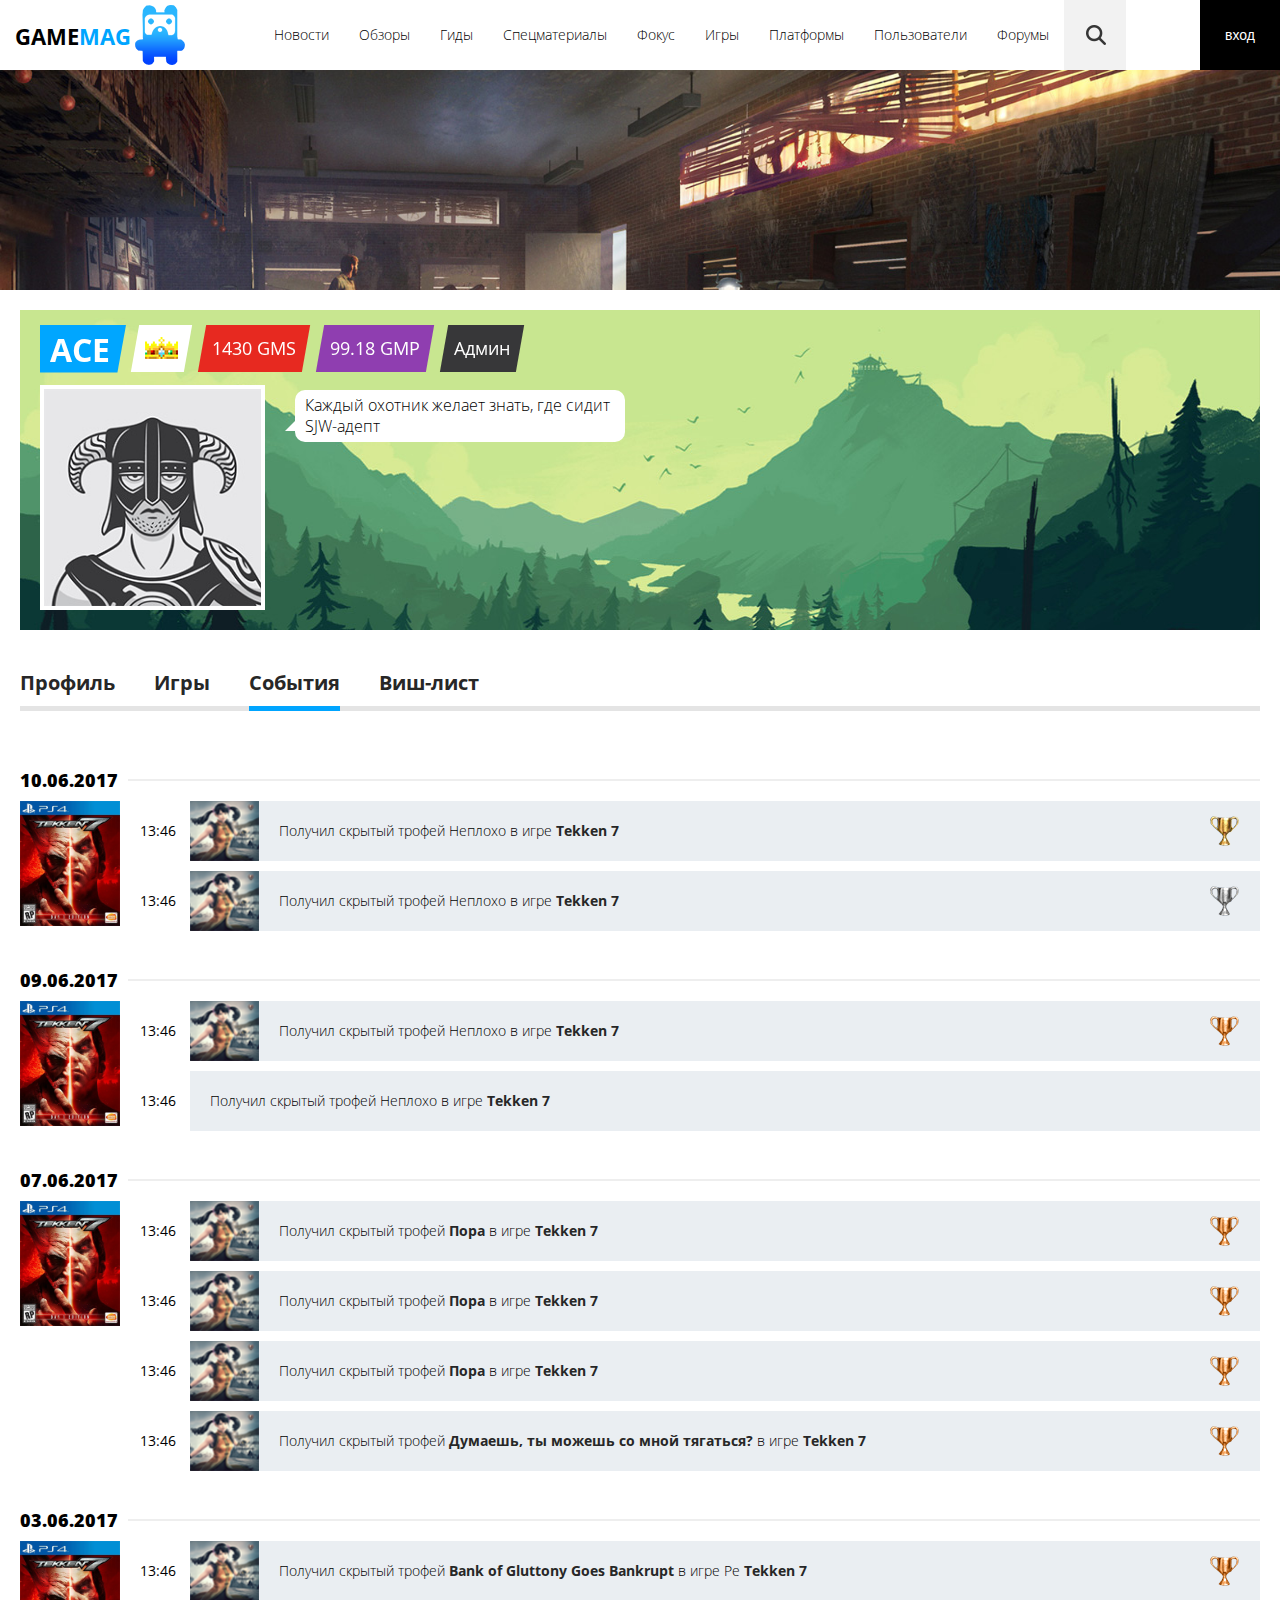
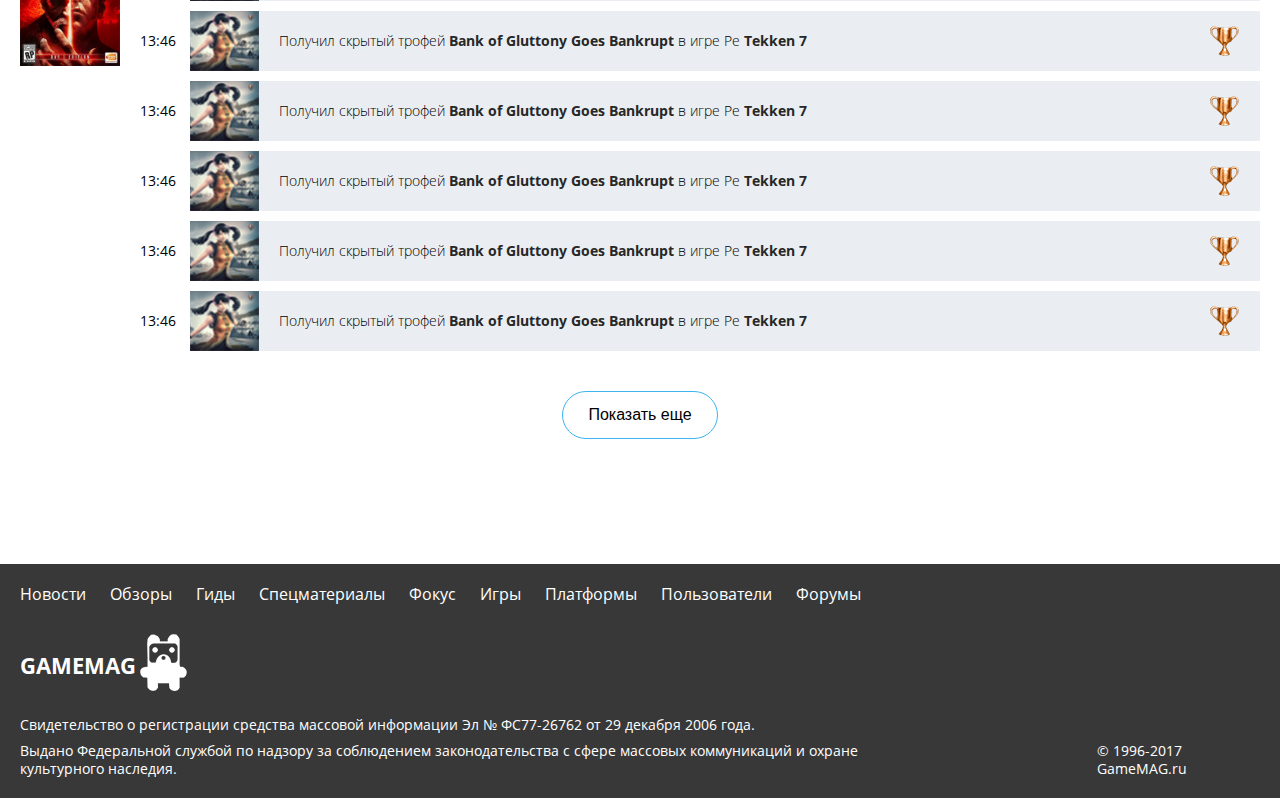
<file: user-profile-events.html>
<!doctype html>
<html lang="ru" class="no-js">
<head>
  <meta charset="UTF-8">
  <meta name="viewport" content="width=device-width, initial-scale=1">
  <meta http-equiv="X-UA-Compatible" content="ie=edge">
  <title>GameMag</title>

  <link rel="stylesheet" href="css/main.css">
</head>
<body>
<main class="main-wrap">

<header class="page-header">
  <button class="btn btn--menu"></button>

  <span class="page-header__menu-text">Меню</span>

  <div id="logo-wrap" class="logo-wrap">
    <a class="logo-wrap__link" href="index.html">
      <div class="logo-wrap__text">Game<span class="logo-wrap__color">Mag</span></div>
      <img class="logo" src="img/logo.png" alt="логотип">
    </a>
  </div>

  <nav class="main-menu page-header__main-menu">
    <ul class="main-menu__list">
      <li class="main-menu__item"><a class="main-menu__link" href="index.html">Новости</a></li>
      <li class="main-menu__item"><a class="main-menu__link" href="overviews.html">Обзоры</a></li>
      <li class="main-menu__item"><a class="main-menu__link" href="#">Гиды</a></li>
      <li class="main-menu__item"><a class="main-menu__link" href="#">Спецматериалы</a></li>
      <li class="main-menu__item"><a class="main-menu__link" href="#">Фокус</a></li>
      <li class="main-menu__item"><a class="main-menu__link" href="games.html">Игры</a></li>
      <li class="main-menu__item"><a class="main-menu__link" href="#">Платформы</a></li>
      <li class="main-menu__item"><a class="main-menu__link" href="#">Пользователи</a></li>
      <li class="main-menu__item"><a class="main-menu__link" href="#">Форумы</a></li>
    </ul>

    <button id="btn-search" class="btn btn--search"><span class="btn--search-icon"></span></button>
  </nav>

  <button class="btn btn--login">
    <span class="btn__login-text">вход</span>
    <span class="btn__login-img btn__login-img--passive"></span>
    <span class="btn__login-img btn__login-img--active"></span>

  </button>

  <div class="login-active">
    <div class="login-active__title">Вход</div>

    <form class="login-form" action="/" method="post">
      <label class="login-form__label login-form__label--user"><input class="login-form__input" type="text" name="login" placeholder="Логин"></label>
      <label class="login-form__label login-form__label--pass"><input class="login-form__input" type="password" name="pass" placeholder="Пароль"></label>
      <button class="btn btn--login-form" type="submit">Войти</button>
    </form>

    <div class="social-wrap">
      <div class="social__text">или войти через</div>
      <ul class="social">
        <li class="social__item"><a href="#" class="social__link"></a></li>
        <li class="social__item"><a href="#" class="social__link"></a></li>
        <li class="social__item"><a href="#" class="social__link"></a></li>
      </ul>
    </div>

    <div class="link-wrap">
      <a class="remind-password" href="#">Забыли пароль</a>
      <a class="check-in" href="#">Регистрация</a>
    </div>
  </div>
</header>

<div class="main-content">
  <div class="top-img-wrap">
    <img class="top-img" src="img/top-img.jpg">
  </div>

  <div class="user-profile-section">
    <div class="user-profile-section__top">
      <span class="user-profile-section__badge user-profile-section__ace">ace</span>
      <div class="user-profile-section__badge user-profile-section__crown">
        <img src="img/user-profile/crown.png" alt="">
      </div>
      <span class="user-profile-section__badge user-profile-section__gms">1430 gms</span>
      <span class="user-profile-section__badge user-profile-section__gmp">99.18 gmp</span>
      <span class="user-profile-section__badge user-profile-section__rank">Админ</span>
    </div>

    <div class="user-profile-section__img-bg-wrap">
      <img src="img/user-profile/user-profile-bg.jpg" alt="" class="user-profile-section__img-bg">
      <img src="img/user-profile/user-profile-img.jpg" alt="" class="user-profile-section__img">
    </div>

    <div class="user-profile-section__desc">
      <p>Каждый охотник желает знать, где сидит SJW-адепт</p>
    </div>
  </div>

  <div class="container">
    <nav class="user-profile-menu user-profile-menu--events">
      <ul class="user-profile-menu__list">
        <li class="user-profile-menu__item"><a href="#" class="user-profile-menu__link">Профиль</a></li>
        <li class="user-profile-menu__item"><a href="#" class="user-profile-menu__link">Игры</a></li>
        <li class="user-profile-menu__item"><a href="#" class="user-profile-menu__link active">События</a></li>
        <li class="user-profile-menu__item"><a href="#" class="user-profile-menu__link">Виш-лист</a></li>
      </ul>
    </nav>

    <section class="user-profile-latest-events">
      <div class="user-profile-latest-events__wrap user-profile-latest-events__wrap--show">
        <div class="user-profile-latest-events-achievements">
          <div class="user-profile-latest-events__title">10.06.2017</div>

          <div class="user-profile-latest-events-achievements__wrap">
            <img class="user-profile-latest-events-achievements__game-img" src="img/game-img/tekken-7.jpg" alt="">

            <ul class="user-profile-latest-events-achievements__list">
              <li class="user-profile-latest-events-achievements__item">
                <span class="user-profile-latest-events-achievements__time">13:46</span>
                <img class="user-profile-latest-events-achievements__img" src="img/user-profile/achievements.png" alt="">
                <div class="user-profile-latest-events-achievements__txt">Получил скрытый трофей Неплохо в игре <a class="user-profile-latest-events-achievements__link" href="#">Tekken 7</a></div>
                <span class="user-profile-latest-events-achievements__reward user-profile-latest-events-achievements__reward--gold"></span>
              </li>

              <li class="user-profile-latest-events-achievements__item">
                <span class="user-profile-latest-events-achievements__time">13:46</span>
                <img class="user-profile-latest-events-achievements__img" src="img/user-profile/achievements.png" alt="">
                <div class="user-profile-latest-events-achievements__txt">Получил скрытый трофей Неплохо в игре <a class="user-profile-latest-events-achievements__link" href="#">Tekken 7</a></div>
                <span class="user-profile-latest-events-achievements__reward user-profile-latest-events-achievements__reward--silver"></span>
              </li>
            </ul>
          </div>
        </div>

        <div class="user-profile-latest-events-achievements">
          <div class="user-profile-latest-events__title">09.06.2017</div>

          <div class="user-profile-latest-events-achievements__wrap">
            <img class="user-profile-latest-events-achievements__game-img" src="img/game-img/tekken-7.jpg" alt="">

            <ul class="user-profile-latest-events-achievements__list">
              <li class="user-profile-latest-events-achievements__item">
                <span class="user-profile-latest-events-achievements__time">13:46</span>
                <img class="user-profile-latest-events-achievements__img" src="img/user-profile/achievements.png" alt="">
                <div class="user-profile-latest-events-achievements__txt">Получил скрытый трофей Неплохо в игре <a class="user-profile-latest-events-achievements__link" href="#">Tekken 7</a></div>
                <span class="user-profile-latest-events-achievements__reward user-profile-latest-events-achievements__reward--bronze"></span>
              </li>

              <li class="user-profile-latest-events-achievements__item">
                <span class="user-profile-latest-events-achievements__time">13:46</span>
                <div class="user-profile-latest-events-achievements__txt">Получил скрытый трофей Неплохо в игре <a class="user-profile-latest-events-achievements__link" href="#">Tekken 7</a></div>
              </li>
            </ul>
          </div>
        </div>

        <div class="user-profile-latest-events-achievements">
          <div class="user-profile-latest-events__title">07.06.2017</div>

          <div class="user-profile-latest-events-achievements__wrap">
            <img class="user-profile-latest-events-achievements__game-img" src="img/game-img/tekken-7.jpg" alt="">

            <ul class="user-profile-latest-events-achievements__list">
              <li class="user-profile-latest-events-achievements__item">
                <span class="user-profile-latest-events-achievements__time">13:46</span>
                <img class="user-profile-latest-events-achievements__img" src="img/user-profile/achievements.png" alt="">
                <div class="user-profile-latest-events-achievements__txt">Получил скрытый трофей <a class="user-profile-latest-events-achievements__link" href="#">Пора</a> в игре <a class="user-profile-latest-events-achievements__link" href="#">Tekken 7</a></div>
                <span class="user-profile-latest-events-achievements__reward user-profile-latest-events-achievements__reward--bronze"></span>
              </li>

              <li class="user-profile-latest-events-achievements__item">
                <span class="user-profile-latest-events-achievements__time">13:46</span>
                <img class="user-profile-latest-events-achievements__img" src="img/user-profile/achievements.png" alt="">
                <div class="user-profile-latest-events-achievements__txt">Получил скрытый трофей <a class="user-profile-latest-events-achievements__link" href="#">Пора</a> в игре <a class="user-profile-latest-events-achievements__link" href="#">Tekken 7</a></div>
                <span class="user-profile-latest-events-achievements__reward user-profile-latest-events-achievements__reward--bronze"></span>
              </li>

              <li class="user-profile-latest-events-achievements__item">
                <span class="user-profile-latest-events-achievements__time">13:46</span>
                <img class="user-profile-latest-events-achievements__img" src="img/user-profile/achievements.png" alt="">
                <div class="user-profile-latest-events-achievements__txt">Получил скрытый трофей <a class="user-profile-latest-events-achievements__link" href="#">Пора</a> в игре <a class="user-profile-latest-events-achievements__link" href="#">Tekken 7</a></div>
                <span class="user-profile-latest-events-achievements__reward user-profile-latest-events-achievements__reward--bronze"></span>
              </li>

              <li class="user-profile-latest-events-achievements__item">
                <span class="user-profile-latest-events-achievements__time">13:46</span>
                <img class="user-profile-latest-events-achievements__img" src="img/user-profile/achievements.png" alt="">
                <div class="user-profile-latest-events-achievements__txt">Получил скрытый трофей <a class="user-profile-latest-events-achievements__link" href="#">Думаешь, ты можешь со мной тягаться?</a> в игре <a class="user-profile-latest-events-achievements__link" href="#">Tekken 7</a></div>
                <span class="user-profile-latest-events-achievements__reward user-profile-latest-events-achievements__reward--bronze"></span>
              </li>
            </ul>
          </div>
        </div>

        <div class="user-profile-latest-events-achievements">
          <div class="user-profile-latest-events__title">03.06.2017</div>

          <div class="user-profile-latest-events-achievements__wrap">
            <img class="user-profile-latest-events-achievements__game-img" src="img/game-img/tekken-7.jpg" alt="">

            <ul class="user-profile-latest-events-achievements__list">
              <li class="user-profile-latest-events-achievements__item">
                <span class="user-profile-latest-events-achievements__time">13:46</span>
                <img class="user-profile-latest-events-achievements__img" src="img/user-profile/achievements.png" alt="">
                <div class="user-profile-latest-events-achievements__txt">Получил скрытый трофей <a class="user-profile-latest-events-achievements__link" href="#">Bank of Gluttony Goes Bankrupt</a> в игре Pe <a class="user-profile-latest-events-achievements__link" href="#">Tekken 7</a></div>
                <span class="user-profile-latest-events-achievements__reward user-profile-latest-events-achievements__reward--bronze"></span>
              </li>

              <li class="user-profile-latest-events-achievements__item">
                <span class="user-profile-latest-events-achievements__time">13:46</span>
                <img class="user-profile-latest-events-achievements__img" src="img/user-profile/achievements.png" alt="">
                <div class="user-profile-latest-events-achievements__txt">Получил скрытый трофей <a class="user-profile-latest-events-achievements__link" href="#">Bank of Gluttony Goes Bankrupt</a> в игре Pe <a class="user-profile-latest-events-achievements__link" href="#">Tekken 7</a></div>
                <span class="user-profile-latest-events-achievements__reward user-profile-latest-events-achievements__reward--bronze"></span>
              </li>

              <li class="user-profile-latest-events-achievements__item">
                <span class="user-profile-latest-events-achievements__time">13:46</span>
                <img class="user-profile-latest-events-achievements__img" src="img/user-profile/achievements.png" alt="">
                <div class="user-profile-latest-events-achievements__txt">Получил скрытый трофей <a class="user-profile-latest-events-achievements__link" href="#">Bank of Gluttony Goes Bankrupt</a> в игре Pe <a class="user-profile-latest-events-achievements__link" href="#">Tekken 7</a></div>
                <span class="user-profile-latest-events-achievements__reward user-profile-latest-events-achievements__reward--bronze"></span>
              </li>

              <li class="user-profile-latest-events-achievements__item">
                <span class="user-profile-latest-events-achievements__time">13:46</span>
                <img class="user-profile-latest-events-achievements__img" src="img/user-profile/achievements.png" alt="">
                <div class="user-profile-latest-events-achievements__txt">Получил скрытый трофей <a class="user-profile-latest-events-achievements__link" href="#">Bank of Gluttony Goes Bankrupt</a> в игре Pe <a class="user-profile-latest-events-achievements__link" href="#">Tekken 7</a></div>
                <span class="user-profile-latest-events-achievements__reward user-profile-latest-events-achievements__reward--bronze"></span>
              </li>

              <li class="user-profile-latest-events-achievements__item">
                <span class="user-profile-latest-events-achievements__time">13:46</span>
                <img class="user-profile-latest-events-achievements__img" src="img/user-profile/achievements.png" alt="">
                <div class="user-profile-latest-events-achievements__txt">Получил скрытый трофей <a class="user-profile-latest-events-achievements__link" href="#">Bank of Gluttony Goes Bankrupt</a> в игре Pe <a class="user-profile-latest-events-achievements__link" href="#">Tekken 7</a></div>
                <span class="user-profile-latest-events-achievements__reward user-profile-latest-events-achievements__reward--bronze"></span>
              </li>

              <li class="user-profile-latest-events-achievements__item">
                <span class="user-profile-latest-events-achievements__time">13:46</span>
                <img class="user-profile-latest-events-achievements__img" src="img/user-profile/achievements.png" alt="">
                <div class="user-profile-latest-events-achievements__txt">Получил скрытый трофей <a class="user-profile-latest-events-achievements__link" href="#">Bank of Gluttony Goes Bankrupt</a> в игре Pe <a class="user-profile-latest-events-achievements__link" href="#">Tekken 7</a></div>
                <span class="user-profile-latest-events-achievements__reward user-profile-latest-events-achievements__reward--bronze"></span>
              </li>
            </ul>
          </div>
        </div>
      </div>

      <button class="btn btn--user-profile-latest-events-more">Показать еще</button>
    </section>
  </div>
</div>

<footer class="page-footer">
  <div class="container">
    <nav class="main-menu page-footer__main-menu">
      <ul class="main-menu__list">
        <li class="main-menu__item"><a class="main-menu__link" href="index.html">Новости</a></li>
        <li class="main-menu__item"><a class="main-menu__link" href="overviews.html">Обзоры</a></li>
        <li class="main-menu__item"><a class="main-menu__link" href="#">Гиды</a></li>
        <li class="main-menu__item"><a class="main-menu__link" href="#">Спецматериалы</a></li>
        <li class="main-menu__item"><a class="main-menu__link" href="#">Фокус</a></li>
        <li class="main-menu__item"><a class="main-menu__link" href="games-year.html">Игры</a></li>
        <li class="main-menu__item"><a class="main-menu__link" href="#">Платформы</a></li>
        <li class="main-menu__item"><a class="main-menu__link" href="#">Пользователи</a></li>
        <li class="main-menu__item"><a class="main-menu__link" href="#">Форумы</a></li>
      </ul>
    </nav>

    <div class="logo-wrap">
      <a class="logo-wrap__link" href="index.html">
        <div class="logo-wrap__text">GameMag</div>
        <img class="logo" src="img/logo-footer.png" alt="логотип">
      </a>
    </div>

    <div class="page-footer__desc">
      <div class="page-footer__text">
        <p>Свидетельство о регистрации средства массовой информации Эл № ФС77-26762 от 29 декабря 2006 года.</p>
        <p>Выдано Федеральной службой по надзору за соблюдением законодательства с сфере массовых коммуникаций и охране культурного наследия.</p>
      </div>

      <span>&copy; 1996-2017 GameMAG.ru</span>
    </div>
  </div>
</footer>
</main>

<div class="search">
  <button id="btn-search-close" class="btn btn--search-close" aria-label="Close search form">Х</button>
  <div class="search__inner search__inner--up">
    <form class="search__form" action="">
      <input class="search__input" name="search" type="search" placeholder="Search" autocomplete="off" autocorrect="off" autocapitalize="off" spellcheck="false">
    </form>
  </div>
  <div class="search__inner search__inner--down">
  </div>
</div><!-- /search -->

<script src="js/main.js"></script>
</body>
</html>
</file>
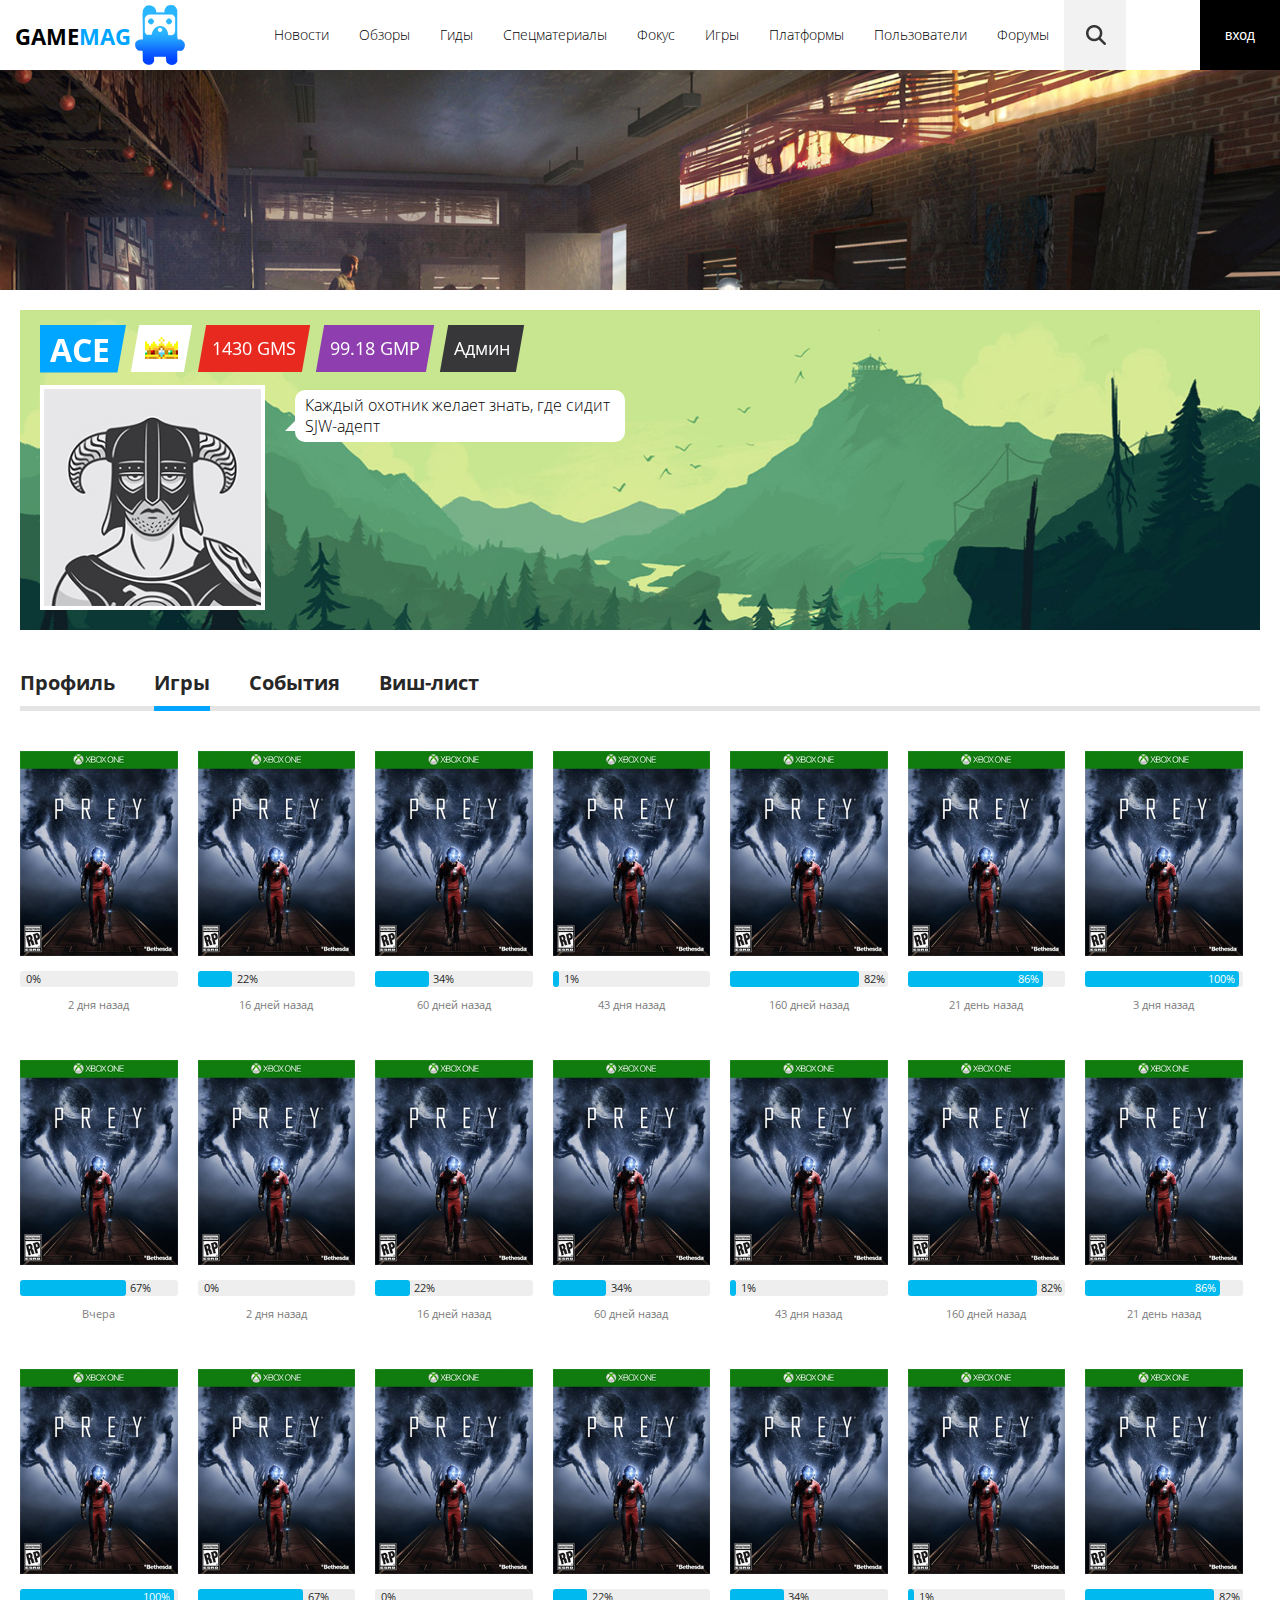
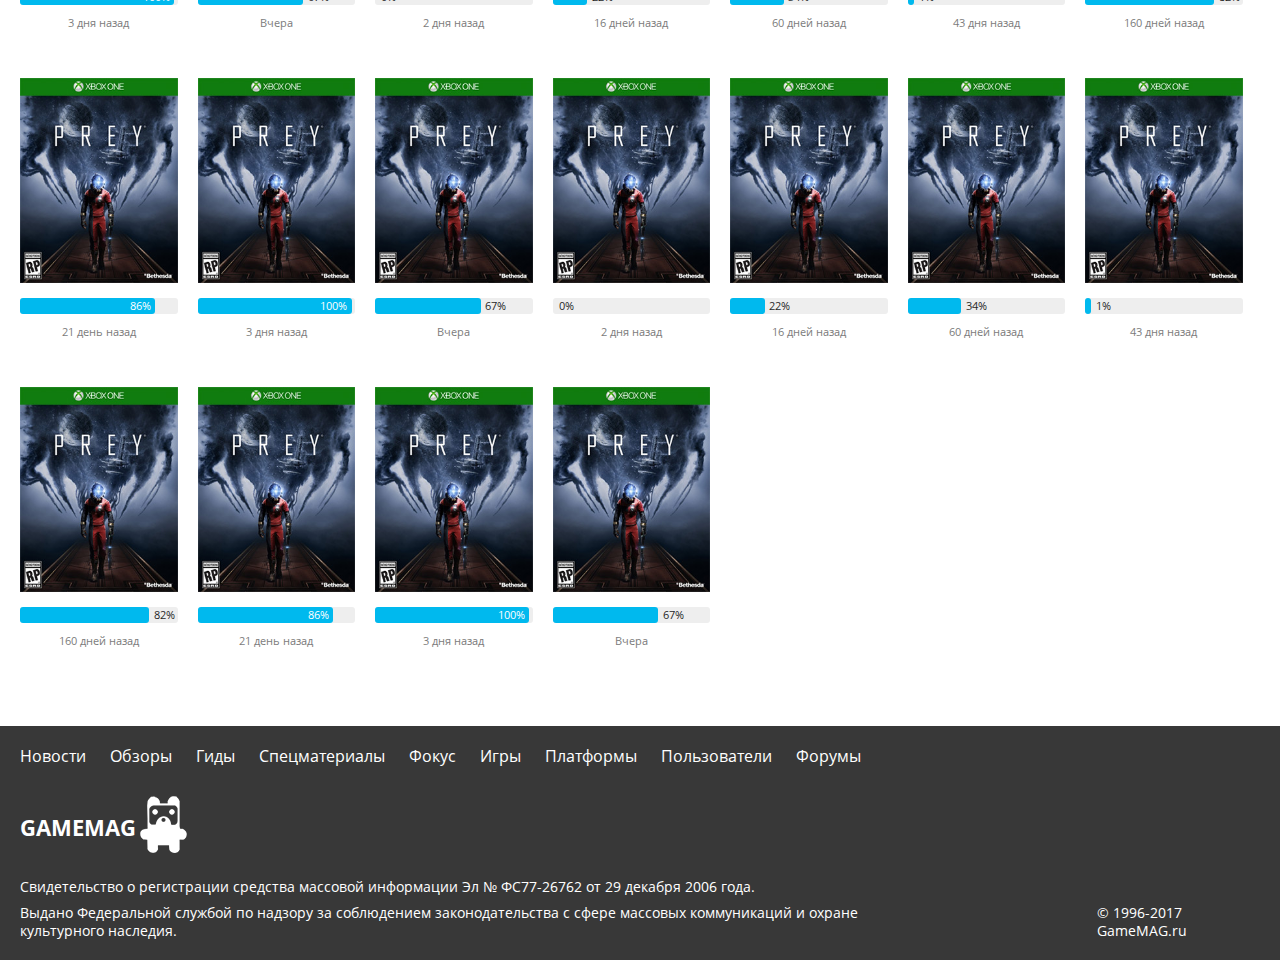
<file: user-profile-games.html>
<!doctype html>
<html lang="ru" class="no-js">
<head>
  <meta charset="UTF-8">
  <meta name="viewport" content="width=device-width, initial-scale=1">
  <meta http-equiv="X-UA-Compatible" content="ie=edge">
  <title>GameMag</title>

  <link rel="stylesheet" href="css/main.css">
</head>
<body>
<main class="main-wrap">

<header class="page-header">
  <button class="btn btn--menu"></button>

  <span class="page-header__menu-text">Меню</span>

  <div id="logo-wrap" class="logo-wrap">
    <a class="logo-wrap__link" href="index.html">
      <div class="logo-wrap__text">Game<span class="logo-wrap__color">Mag</span></div>
      <img class="logo" src="img/logo.png" alt="логотип">
    </a>
  </div>

  <nav class="main-menu page-header__main-menu">
    <ul class="main-menu__list">
      <li class="main-menu__item"><a class="main-menu__link" href="index.html">Новости</a></li>
      <li class="main-menu__item"><a class="main-menu__link" href="overviews.html">Обзоры</a></li>
      <li class="main-menu__item"><a class="main-menu__link" href="#">Гиды</a></li>
      <li class="main-menu__item"><a class="main-menu__link" href="#">Спецматериалы</a></li>
      <li class="main-menu__item"><a class="main-menu__link" href="#">Фокус</a></li>
      <li class="main-menu__item"><a class="main-menu__link" href="games.html">Игры</a></li>
      <li class="main-menu__item"><a class="main-menu__link" href="#">Платформы</a></li>
      <li class="main-menu__item"><a class="main-menu__link" href="#">Пользователи</a></li>
      <li class="main-menu__item"><a class="main-menu__link" href="#">Форумы</a></li>
    </ul>

    <button id="btn-search" class="btn btn--search"><span class="btn--search-icon"></span></button>
  </nav>

  <button class="btn btn--login">
    <span class="btn__login-text">вход</span>
    <span class="btn__login-img btn__login-img--passive"></span>
    <span class="btn__login-img btn__login-img--active"></span>

  </button>

  <div class="login-active">
    <div class="login-active__title">Вход</div>

    <form class="login-form" action="/" method="post">
      <label class="login-form__label login-form__label--user"><input class="login-form__input" type="text" name="login" placeholder="Логин"></label>
      <label class="login-form__label login-form__label--pass"><input class="login-form__input" type="password" name="pass" placeholder="Пароль"></label>
      <button class="btn btn--login-form" type="submit">Войти</button>
    </form>

    <div class="social-wrap">
      <div class="social__text">или войти через</div>
      <ul class="social">
        <li class="social__item"><a href="#" class="social__link"></a></li>
        <li class="social__item"><a href="#" class="social__link"></a></li>
        <li class="social__item"><a href="#" class="social__link"></a></li>
      </ul>
    </div>

    <div class="link-wrap">
      <a class="remind-password" href="#">Забыли пароль</a>
      <a class="check-in" href="#">Регистрация</a>
    </div>
  </div>
</header>

<div class="main-content">
  <div class="top-img-wrap">
    <img class="top-img" src="img/top-img.jpg">
  </div>

  <div class="user-profile-section">
    <div class="user-profile-section__top">
      <span class="user-profile-section__badge user-profile-section__ace">ace</span>
      <div class="user-profile-section__badge user-profile-section__crown">
        <img src="img/user-profile/crown.png" alt="">
      </div>
      <span class="user-profile-section__badge user-profile-section__gms">1430 gms</span>
      <span class="user-profile-section__badge user-profile-section__gmp">99.18 gmp</span>
      <span class="user-profile-section__badge user-profile-section__rank">Админ</span>
    </div>

    <div class="user-profile-section__img-bg-wrap">
      <img src="img/user-profile/user-profile-bg.jpg" alt="" class="user-profile-section__img-bg">
      <img src="img/user-profile/user-profile-img.jpg" alt="" class="user-profile-section__img">
    </div>

    <div class="user-profile-section__desc">
      <p>Каждый охотник желает знать, где сидит SJW-адепт</p>
    </div>
  </div>

  <div class="container">
    <nav class="user-profile-menu">
      <ul class="user-profile-menu__list">
        <li class="user-profile-menu__item"><a href="#" class="user-profile-menu__link">Профиль</a></li>
        <li class="user-profile-menu__item"><a href="#" class="user-profile-menu__link active">Игры</a></li>
        <li class="user-profile-menu__item"><a href="#" class="user-profile-menu__link">События</a></li>
        <li class="user-profile-menu__item"><a href="#" class="user-profile-menu__link">Виш-лист</a></li>
      </ul>
    </nav>

    <div class="user-profile-games">
      <div class="user-profile-games__game">
        <a class="user-profile-games__link" href="#"></a>
        <img class="user-profile-games__img" src="img/game-img/prey.jpg" alt="">

        <div class="user-profile-games__scale-wrap">
          <div class="user-profile-games__scale"></div>
          <div class="user-profile-games__fill"></div>
          <div class="user-profile-games__percent">0%</div>
        </div>

        <div class="user-profile-games__date">2 дня назад</div>
      </div>

      <div class="user-profile-games__game">
        <a class="user-profile-games__link" href="#"></a>
        <img class="user-profile-games__img" src="img/game-img/prey.jpg" alt="">

        <div class="user-profile-games__scale-wrap">
          <div class="user-profile-games__scale"></div>
          <div class="user-profile-games__fill user-profile-games__fill--22"></div>
          <div class="user-profile-games__percent user-profile-games__percent--22">22%</div>
        </div>

        <div class="user-profile-games__date">16 дней назад</div>
      </div>

      <div class="user-profile-games__game">
        <a class="user-profile-games__link" href="#"></a>
        <img class="user-profile-games__img" src="img/game-img/prey.jpg" alt="">

        <div class="user-profile-games__scale-wrap">
          <div class="user-profile-games__scale"></div>
          <div class="user-profile-games__fill user-profile-games__fill--34"></div>
          <div class="user-profile-games__percent user-profile-games__percent--34">34%</div>
        </div>

        <div class="user-profile-games__date">60 дней назад</div>
      </div>

      <div class="user-profile-games__game">
        <a class="user-profile-games__link" href="#"></a>
        <img class="user-profile-games__img" src="img/game-img/prey.jpg" alt="">

        <div class="user-profile-games__scale-wrap">
          <div class="user-profile-games__scale"></div>
          <div class="user-profile-games__fill user-profile-games__fill--1"></div>
          <div class="user-profile-games__percent user-profile-games__percent--1">1%</div>
        </div>

        <div class="user-profile-games__date">43 дня назад</div>
      </div>

      <div class="user-profile-games__game">
        <a class="user-profile-games__link" href="#"></a>
        <img class="user-profile-games__img" src="img/game-img/prey.jpg" alt="">

        <div class="user-profile-games__scale-wrap">
          <div class="user-profile-games__scale"></div>
          <div class="user-profile-games__fill user-profile-games__fill--82"></div>
          <div class="user-profile-games__percent user-profile-games__percent--82">82%</div>
        </div>

        <div class="user-profile-games__date">160 дней назад</div>
      </div>

      <div class="user-profile-games__game">
        <a class="user-profile-games__link" href="#"></a>
        <img class="user-profile-games__img" src="img/game-img/prey.jpg" alt="">

        <div class="user-profile-games__scale-wrap">
          <div class="user-profile-games__scale"></div>
          <div class="user-profile-games__fill user-profile-games__fill--86"></div>
          <div class="user-profile-games__percent user-profile-games__percent--86">86%</div>
        </div>

        <div class="user-profile-games__date">21 день назад</div>
      </div>

      <div class="user-profile-games__game">
        <a class="user-profile-games__link" href="#"></a>
        <img class="user-profile-games__img" src="img/game-img/prey.jpg" alt="">

        <div class="user-profile-games__scale-wrap">
          <div class="user-profile-games__scale"></div>
          <div class="user-profile-games__fill user-profile-games__fill--100"></div>
          <div class="user-profile-games__percent user-profile-games__percent--100">100%</div>
        </div>

        <div class="user-profile-games__date">3 дня назад</div>
      </div>

      <div class="user-profile-games__game">
        <a class="user-profile-games__link" href="#"></a>
        <img class="user-profile-games__img" src="img/game-img/prey.jpg" alt="">

        <div class="user-profile-games__scale-wrap">
          <div class="user-profile-games__scale"></div>
          <div class="user-profile-games__fill user-profile-games__fill--67"></div>
          <div class="user-profile-games__percent user-profile-games__percent--67">67%</div>
        </div>

        <div class="user-profile-games__date">Вчера</div>
      </div>

      <div class="user-profile-games__game">
        <a class="user-profile-games__link" href="#"></a>
        <img class="user-profile-games__img" src="img/game-img/prey.jpg" alt="">

        <div class="user-profile-games__scale-wrap">
          <div class="user-profile-games__scale"></div>
          <div class="user-profile-games__fill"></div>
          <div class="user-profile-games__percent">0%</div>
        </div>

        <div class="user-profile-games__date">2 дня назад</div>
      </div>

      <div class="user-profile-games__game">
        <a class="user-profile-games__link" href="#"></a>
        <img class="user-profile-games__img" src="img/game-img/prey.jpg" alt="">

        <div class="user-profile-games__scale-wrap">
          <div class="user-profile-games__scale"></div>
          <div class="user-profile-games__fill user-profile-games__fill--22"></div>
          <div class="user-profile-games__percent user-profile-games__percent--22">22%</div>
        </div>

        <div class="user-profile-games__date">16 дней назад</div>
      </div>

      <div class="user-profile-games__game">
        <a class="user-profile-games__link" href="#"></a>
        <img class="user-profile-games__img" src="img/game-img/prey.jpg" alt="">

        <div class="user-profile-games__scale-wrap">
          <div class="user-profile-games__scale"></div>
          <div class="user-profile-games__fill user-profile-games__fill--34"></div>
          <div class="user-profile-games__percent user-profile-games__percent--34">34%</div>
        </div>

        <div class="user-profile-games__date">60 дней назад</div>
      </div>

      <div class="user-profile-games__game">
        <a class="user-profile-games__link" href="#"></a>
        <img class="user-profile-games__img" src="img/game-img/prey.jpg" alt="">

        <div class="user-profile-games__scale-wrap">
          <div class="user-profile-games__scale"></div>
          <div class="user-profile-games__fill user-profile-games__fill--1"></div>
          <div class="user-profile-games__percent user-profile-games__percent--1">1%</div>
        </div>

        <div class="user-profile-games__date">43 дня назад</div>
      </div>

      <div class="user-profile-games__game">
        <a class="user-profile-games__link" href="#"></a>
        <img class="user-profile-games__img" src="img/game-img/prey.jpg" alt="">

        <div class="user-profile-games__scale-wrap">
          <div class="user-profile-games__scale"></div>
          <div class="user-profile-games__fill user-profile-games__fill--82"></div>
          <div class="user-profile-games__percent user-profile-games__percent--82">82%</div>
        </div>

        <div class="user-profile-games__date">160 дней назад</div>
      </div>

      <div class="user-profile-games__game">
        <a class="user-profile-games__link" href="#"></a>
        <img class="user-profile-games__img" src="img/game-img/prey.jpg" alt="">

        <div class="user-profile-games__scale-wrap">
          <div class="user-profile-games__scale"></div>
          <div class="user-profile-games__fill user-profile-games__fill--86"></div>
          <div class="user-profile-games__percent user-profile-games__percent--86">86%</div>
        </div>

        <div class="user-profile-games__date">21 день назад</div>
      </div>

      <div class="user-profile-games__game">
        <a class="user-profile-games__link" href="#"></a>
        <img class="user-profile-games__img" src="img/game-img/prey.jpg" alt="">

        <div class="user-profile-games__scale-wrap">
          <div class="user-profile-games__scale"></div>
          <div class="user-profile-games__fill user-profile-games__fill--100"></div>
          <div class="user-profile-games__percent user-profile-games__percent--100">100%</div>
        </div>

        <div class="user-profile-games__date">3 дня назад</div>
      </div>

      <div class="user-profile-games__game">
        <a class="user-profile-games__link" href="#"></a>
        <img class="user-profile-games__img" src="img/game-img/prey.jpg" alt="">

        <div class="user-profile-games__scale-wrap">
          <div class="user-profile-games__scale"></div>
          <div class="user-profile-games__fill user-profile-games__fill--67"></div>
          <div class="user-profile-games__percent user-profile-games__percent--67">67%</div>
        </div>

        <div class="user-profile-games__date">Вчера</div>
      </div>

      <div class="user-profile-games__game">
      <a class="user-profile-games__link" href="#"></a>
      <img class="user-profile-games__img" src="img/game-img/prey.jpg" alt="">

      <div class="user-profile-games__scale-wrap">
        <div class="user-profile-games__scale"></div>
        <div class="user-profile-games__fill"></div>
        <div class="user-profile-games__percent">0%</div>
      </div>

      <div class="user-profile-games__date">2 дня назад</div>
    </div>

      <div class="user-profile-games__game">
        <a class="user-profile-games__link" href="#"></a>
        <img class="user-profile-games__img" src="img/game-img/prey.jpg" alt="">

        <div class="user-profile-games__scale-wrap">
          <div class="user-profile-games__scale"></div>
          <div class="user-profile-games__fill user-profile-games__fill--22"></div>
          <div class="user-profile-games__percent user-profile-games__percent--22">22%</div>
        </div>

        <div class="user-profile-games__date">16 дней назад</div>
      </div>

      <div class="user-profile-games__game">
        <a class="user-profile-games__link" href="#"></a>
        <img class="user-profile-games__img" src="img/game-img/prey.jpg" alt="">

        <div class="user-profile-games__scale-wrap">
          <div class="user-profile-games__scale"></div>
          <div class="user-profile-games__fill user-profile-games__fill--34"></div>
          <div class="user-profile-games__percent user-profile-games__percent--34">34%</div>
        </div>

        <div class="user-profile-games__date">60 дней назад</div>
      </div>

      <div class="user-profile-games__game">
        <a class="user-profile-games__link" href="#"></a>
        <img class="user-profile-games__img" src="img/game-img/prey.jpg" alt="">

        <div class="user-profile-games__scale-wrap">
          <div class="user-profile-games__scale"></div>
          <div class="user-profile-games__fill user-profile-games__fill--1"></div>
          <div class="user-profile-games__percent user-profile-games__percent--1">1%</div>
        </div>

        <div class="user-profile-games__date">43 дня назад</div>
      </div>

      <div class="user-profile-games__game">
        <a class="user-profile-games__link" href="#"></a>
        <img class="user-profile-games__img" src="img/game-img/prey.jpg" alt="">

        <div class="user-profile-games__scale-wrap">
          <div class="user-profile-games__scale"></div>
          <div class="user-profile-games__fill user-profile-games__fill--82"></div>
          <div class="user-profile-games__percent user-profile-games__percent--82">82%</div>
        </div>

        <div class="user-profile-games__date">160 дней назад</div>
      </div>

      <div class="user-profile-games__game">
        <a class="user-profile-games__link" href="#"></a>
        <img class="user-profile-games__img" src="img/game-img/prey.jpg" alt="">

        <div class="user-profile-games__scale-wrap">
          <div class="user-profile-games__scale"></div>
          <div class="user-profile-games__fill user-profile-games__fill--86"></div>
          <div class="user-profile-games__percent user-profile-games__percent--86">86%</div>
        </div>

        <div class="user-profile-games__date">21 день назад</div>
      </div>

      <div class="user-profile-games__game">
        <a class="user-profile-games__link" href="#"></a>
        <img class="user-profile-games__img" src="img/game-img/prey.jpg" alt="">

        <div class="user-profile-games__scale-wrap">
          <div class="user-profile-games__scale"></div>
          <div class="user-profile-games__fill user-profile-games__fill--100"></div>
          <div class="user-profile-games__percent user-profile-games__percent--100">100%</div>
        </div>

        <div class="user-profile-games__date">3 дня назад</div>
      </div>

      <div class="user-profile-games__game">
        <a class="user-profile-games__link" href="#"></a>
        <img class="user-profile-games__img" src="img/game-img/prey.jpg" alt="">

        <div class="user-profile-games__scale-wrap">
          <div class="user-profile-games__scale"></div>
          <div class="user-profile-games__fill user-profile-games__fill--67"></div>
          <div class="user-profile-games__percent user-profile-games__percent--67">67%</div>
        </div>

        <div class="user-profile-games__date">Вчера</div>
      </div>

      <div class="user-profile-games__game">
        <a class="user-profile-games__link" href="#"></a>
        <img class="user-profile-games__img" src="img/game-img/prey.jpg" alt="">

        <div class="user-profile-games__scale-wrap">
          <div class="user-profile-games__scale"></div>
          <div class="user-profile-games__fill"></div>
          <div class="user-profile-games__percent">0%</div>
        </div>

        <div class="user-profile-games__date">2 дня назад</div>
      </div>

      <div class="user-profile-games__game">
        <a class="user-profile-games__link" href="#"></a>
        <img class="user-profile-games__img" src="img/game-img/prey.jpg" alt="">

        <div class="user-profile-games__scale-wrap">
          <div class="user-profile-games__scale"></div>
          <div class="user-profile-games__fill user-profile-games__fill--22"></div>
          <div class="user-profile-games__percent user-profile-games__percent--22">22%</div>
        </div>

        <div class="user-profile-games__date">16 дней назад</div>
      </div>

      <div class="user-profile-games__game">
        <a class="user-profile-games__link" href="#"></a>
        <img class="user-profile-games__img" src="img/game-img/prey.jpg" alt="">

        <div class="user-profile-games__scale-wrap">
          <div class="user-profile-games__scale"></div>
          <div class="user-profile-games__fill user-profile-games__fill--34"></div>
          <div class="user-profile-games__percent user-profile-games__percent--34">34%</div>
        </div>

        <div class="user-profile-games__date">60 дней назад</div>
      </div>

      <div class="user-profile-games__game">
        <a class="user-profile-games__link" href="#"></a>
        <img class="user-profile-games__img" src="img/game-img/prey.jpg" alt="">

        <div class="user-profile-games__scale-wrap">
          <div class="user-profile-games__scale"></div>
          <div class="user-profile-games__fill user-profile-games__fill--1"></div>
          <div class="user-profile-games__percent user-profile-games__percent--1">1%</div>
        </div>

        <div class="user-profile-games__date">43 дня назад</div>
      </div>

      <div class="user-profile-games__game">
        <a class="user-profile-games__link" href="#"></a>
        <img class="user-profile-games__img" src="img/game-img/prey.jpg" alt="">

        <div class="user-profile-games__scale-wrap">
          <div class="user-profile-games__scale"></div>
          <div class="user-profile-games__fill user-profile-games__fill--82"></div>
          <div class="user-profile-games__percent user-profile-games__percent--82">82%</div>
        </div>

        <div class="user-profile-games__date">160 дней назад</div>
      </div>

      <div class="user-profile-games__game">
        <a class="user-profile-games__link" href="#"></a>
        <img class="user-profile-games__img" src="img/game-img/prey.jpg" alt="">

        <div class="user-profile-games__scale-wrap">
          <div class="user-profile-games__scale"></div>
          <div class="user-profile-games__fill user-profile-games__fill--86"></div>
          <div class="user-profile-games__percent user-profile-games__percent--86">86%</div>
        </div>

        <div class="user-profile-games__date">21 день назад</div>
      </div>

      <div class="user-profile-games__game">
        <a class="user-profile-games__link" href="#"></a>
        <img class="user-profile-games__img" src="img/game-img/prey.jpg" alt="">

        <div class="user-profile-games__scale-wrap">
          <div class="user-profile-games__scale"></div>
          <div class="user-profile-games__fill user-profile-games__fill--100"></div>
          <div class="user-profile-games__percent user-profile-games__percent--100">100%</div>
        </div>

        <div class="user-profile-games__date">3 дня назад</div>
      </div>

      <div class="user-profile-games__game">
        <a class="user-profile-games__link" href="#"></a>
        <img class="user-profile-games__img" src="img/game-img/prey.jpg" alt="">

        <div class="user-profile-games__scale-wrap">
          <div class="user-profile-games__scale"></div>
          <div class="user-profile-games__fill user-profile-games__fill--67"></div>
          <div class="user-profile-games__percent user-profile-games__percent--67">67%</div>
        </div>

        <div class="user-profile-games__date">Вчера</div>
      </div>
    </div>
  </div>
</div>

<footer class="page-footer">
  <div class="container">
    <nav class="main-menu page-footer__main-menu">
      <ul class="main-menu__list">
        <li class="main-menu__item"><a class="main-menu__link" href="index.html">Новости</a></li>
        <li class="main-menu__item"><a class="main-menu__link" href="overviews.html">Обзоры</a></li>
        <li class="main-menu__item"><a class="main-menu__link" href="#">Гиды</a></li>
        <li class="main-menu__item"><a class="main-menu__link" href="#">Спецматериалы</a></li>
        <li class="main-menu__item"><a class="main-menu__link" href="#">Фокус</a></li>
        <li class="main-menu__item"><a class="main-menu__link" href="games-year.html">Игры</a></li>
        <li class="main-menu__item"><a class="main-menu__link" href="#">Платформы</a></li>
        <li class="main-menu__item"><a class="main-menu__link" href="#">Пользователи</a></li>
        <li class="main-menu__item"><a class="main-menu__link" href="#">Форумы</a></li>
      </ul>
    </nav>

    <div class="logo-wrap">
      <a class="logo-wrap__link" href="index.html">
        <div class="logo-wrap__text">GameMag</div>
        <img class="logo" src="img/logo-footer.png" alt="логотип">
      </a>
    </div>

    <div class="page-footer__desc">
      <div class="page-footer__text">
        <p>Свидетельство о регистрации средства массовой информации Эл № ФС77-26762 от 29 декабря 2006 года.</p>
        <p>Выдано Федеральной службой по надзору за соблюдением законодательства с сфере массовых коммуникаций и охране культурного наследия.</p>
      </div>

      <span>&copy; 1996-2017 GameMAG.ru</span>
    </div>
  </div>
</footer>
</main>

<div class="search">
  <button id="btn-search-close" class="btn btn--search-close" aria-label="Close search form">Х</button>
  <div class="search__inner search__inner--up">
    <form class="search__form" action="">
      <input class="search__input" name="search" type="search" placeholder="Search" autocomplete="off" autocorrect="off" autocapitalize="off" spellcheck="false">
    </form>
  </div>
  <div class="search__inner search__inner--down">
  </div>
</div><!-- /search -->

<script src="js/main.js"></script>
</body>
</html>
</file>
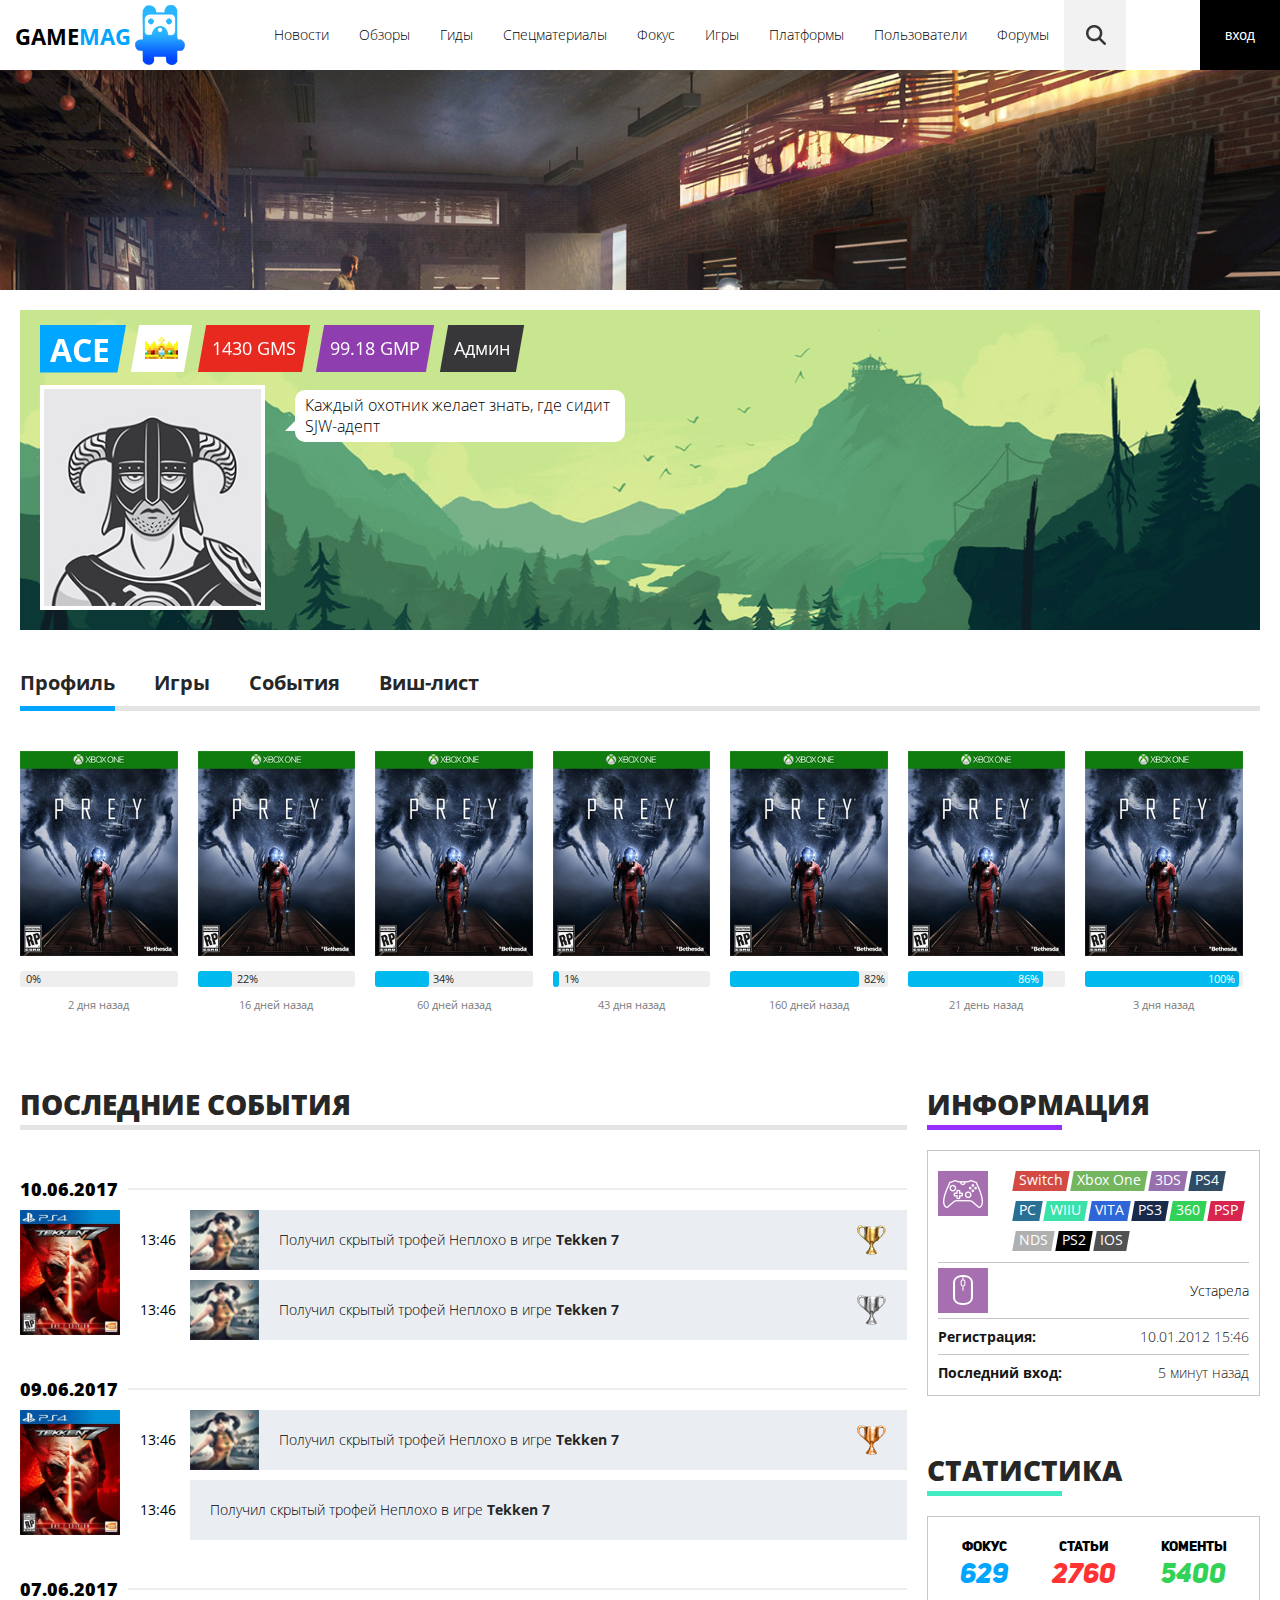
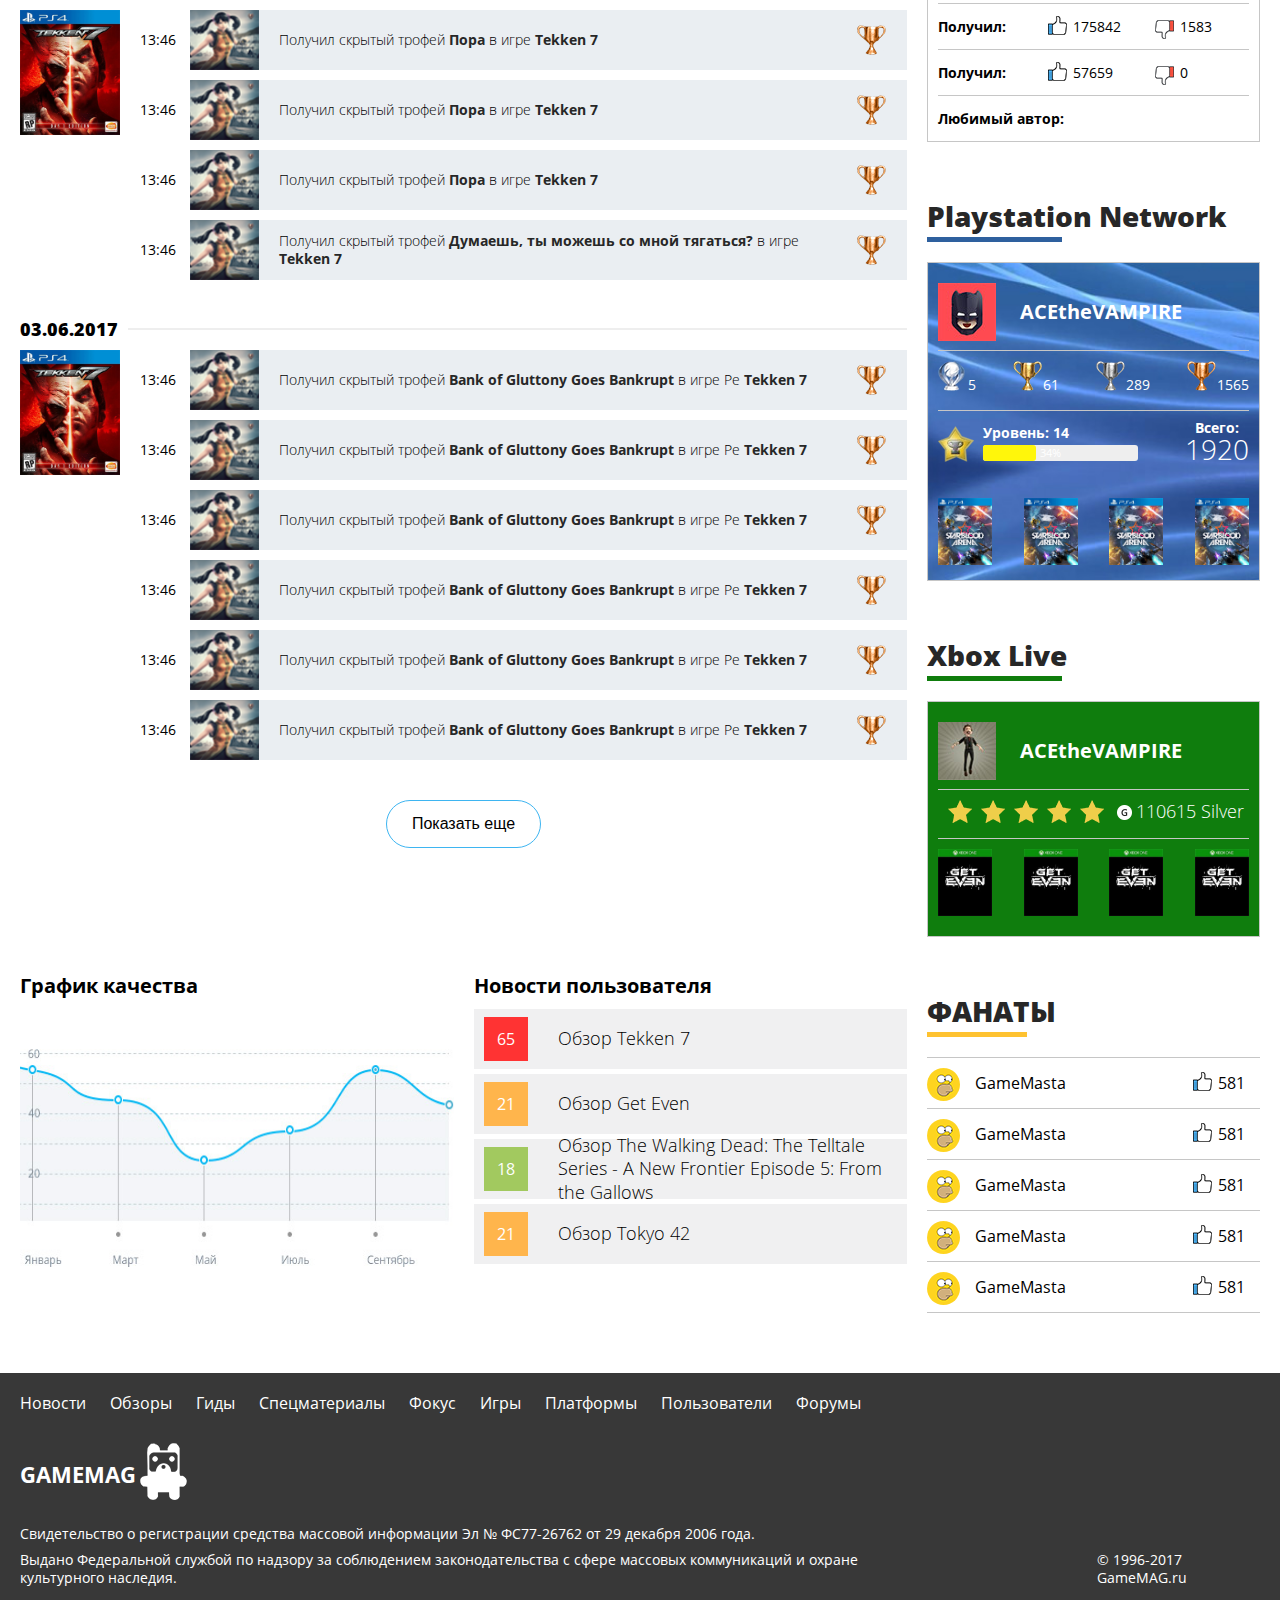
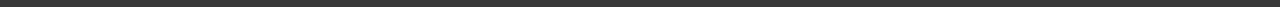
<file: user-profile.html>
<!doctype html>
<html lang="ru" class="no-js">
<head>
  <meta charset="UTF-8">
  <meta name="viewport" content="width=device-width, initial-scale=1">
  <meta http-equiv="X-UA-Compatible" content="ie=edge">
  <title>GameMag</title>

  <link rel="stylesheet" href="css/main.css">
</head>
<body>
<main class="main-wrap">

<header class="page-header">
  <button class="btn btn--menu"></button>

  <span class="page-header__menu-text">Меню</span>

  <div id="logo-wrap" class="logo-wrap">
    <a class="logo-wrap__link" href="index.html">
      <div class="logo-wrap__text">Game<span class="logo-wrap__color">Mag</span></div>
      <img class="logo" src="img/logo.png" alt="логотип">
    </a>
  </div>

  <nav class="main-menu page-header__main-menu">
    <ul class="main-menu__list">
      <li class="main-menu__item"><a class="main-menu__link" href="index.html">Новости</a></li>
      <li class="main-menu__item"><a class="main-menu__link" href="overviews.html">Обзоры</a></li>
      <li class="main-menu__item"><a class="main-menu__link" href="#">Гиды</a></li>
      <li class="main-menu__item"><a class="main-menu__link" href="#">Спецматериалы</a></li>
      <li class="main-menu__item"><a class="main-menu__link" href="#">Фокус</a></li>
      <li class="main-menu__item"><a class="main-menu__link" href="games.html">Игры</a></li>
      <li class="main-menu__item"><a class="main-menu__link" href="#">Платформы</a></li>
      <li class="main-menu__item"><a class="main-menu__link" href="#">Пользователи</a></li>
      <li class="main-menu__item"><a class="main-menu__link" href="#">Форумы</a></li>
    </ul>

    <button id="btn-search" class="btn btn--search"><span class="btn--search-icon"></span></button>
  </nav>

  <button class="btn btn--login">
    <span class="btn__login-text">вход</span>
    <span class="btn__login-img btn__login-img--passive"></span>
    <span class="btn__login-img btn__login-img--active"></span>

  </button>

  <div class="login-active">
    <div class="login-active__title">Вход</div>

    <form class="login-form" action="/" method="post">
      <label class="login-form__label login-form__label--user"><input class="login-form__input" type="text" name="login" placeholder="Логин"></label>
      <label class="login-form__label login-form__label--pass"><input class="login-form__input" type="password" name="pass" placeholder="Пароль"></label>
      <button class="btn btn--login-form" type="submit">Войти</button>
    </form>

    <div class="social-wrap">
      <div class="social__text">или войти через</div>
      <ul class="social">
        <li class="social__item"><a href="#" class="social__link"></a></li>
        <li class="social__item"><a href="#" class="social__link"></a></li>
        <li class="social__item"><a href="#" class="social__link"></a></li>
      </ul>
    </div>

    <div class="link-wrap">
      <a class="remind-password" href="#">Забыли пароль</a>
      <a class="check-in" href="#">Регистрация</a>
    </div>
  </div>
</header>

<div class="main-content">
  <div class="top-img-wrap">
    <img class="top-img" src="img/top-img.jpg">
  </div>

  <div class="user-profile-section">
    <div class="user-profile-section__top">
      <span class="user-profile-section__badge user-profile-section__ace">ace</span>
      <div class="user-profile-section__badge user-profile-section__crown">
        <img src="img/user-profile/crown.png" alt="">
      </div>
      <span class="user-profile-section__badge user-profile-section__gms">1430 gms</span>
      <span class="user-profile-section__badge user-profile-section__gmp">99.18 gmp</span>
      <span class="user-profile-section__badge user-profile-section__rank">Админ</span>
    </div>

    <div class="user-profile-section__img-bg-wrap">
      <img src="img/user-profile/user-profile-bg.jpg" alt="" class="user-profile-section__img-bg">
      <img src="img/user-profile/user-profile-img.jpg" alt="" class="user-profile-section__img">
    </div>

    <div class="user-profile-section__desc">
      <p>Каждый охотник желает знать, где сидит SJW-адепт</p>
    </div>
  </div>

  <div class="container">
    <button class="btn btn--user-profile-menu">
      <span class="btn__user-profile-menu-txt">Профиль</span>
      <span class="btn__user-profile-menu-img btn__user-profile-menu-img--down"></span>
      <span class="btn__user-profile-menu-img btn__user-profile-menu-img--up"></span>
    </button>

    <nav class="user-profile-menu">
      <ul class="user-profile-menu__list">
        <li class="user-profile-menu__item"><a href="#" class="user-profile-menu__link active">Профиль</a></li>
        <li class="user-profile-menu__item"><a href="#" class="user-profile-menu__link">Игры</a></li>
        <li class="user-profile-menu__item"><a href="#" class="user-profile-menu__link">События</a></li>
        <li class="user-profile-menu__item"><a href="#" class="user-profile-menu__link">Виш-лист</a></li>
      </ul>
    </nav>

    <div class="user-profile-games user-profile-games--width">
      <div class="user-profile-games__game">
        <a class="user-profile-games__link" href="#"></a>
        <img class="user-profile-games__img" src="img/game-img/prey.jpg" alt="">

        <div class="user-profile-games__scale-wrap">
          <div class="user-profile-games__scale"></div>
          <div class="user-profile-games__fill"></div>
          <div class="user-profile-games__percent">0%</div>
        </div>

        <div class="user-profile-games__date">2 дня назад</div>
      </div>

      <div class="user-profile-games__game">
        <a class="user-profile-games__link" href="#"></a>
        <img class="user-profile-games__img" src="img/game-img/prey.jpg" alt="">

        <div class="user-profile-games__scale-wrap">
          <div class="user-profile-games__scale"></div>
          <div class="user-profile-games__fill user-profile-games__fill--22"></div>
          <div class="user-profile-games__percent user-profile-games__percent--22">22%</div>
        </div>

        <div class="user-profile-games__date">16 дней назад</div>
      </div>

      <div class="user-profile-games__game">
        <a class="user-profile-games__link" href="#"></a>
        <img class="user-profile-games__img" src="img/game-img/prey.jpg" alt="">

        <div class="user-profile-games__scale-wrap">
          <div class="user-profile-games__scale"></div>
          <div class="user-profile-games__fill user-profile-games__fill--34"></div>
          <div class="user-profile-games__percent user-profile-games__percent--34">34%</div>
        </div>

        <div class="user-profile-games__date">60 дней назад</div>
      </div>

      <div class="user-profile-games__game">
        <a class="user-profile-games__link" href="#"></a>
        <img class="user-profile-games__img" src="img/game-img/prey.jpg" alt="">

        <div class="user-profile-games__scale-wrap">
          <div class="user-profile-games__scale"></div>
          <div class="user-profile-games__fill user-profile-games__fill--1"></div>
          <div class="user-profile-games__percent user-profile-games__percent--1">1%</div>
        </div>

        <div class="user-profile-games__date">43 дня назад</div>
      </div>

      <div class="user-profile-games__game">
        <a class="user-profile-games__link" href="#"></a>
        <img class="user-profile-games__img" src="img/game-img/prey.jpg" alt="">

        <div class="user-profile-games__scale-wrap">
          <div class="user-profile-games__scale"></div>
          <div class="user-profile-games__fill user-profile-games__fill--82"></div>
          <div class="user-profile-games__percent user-profile-games__percent--82">82%</div>
        </div>

        <div class="user-profile-games__date">160 дней назад</div>
      </div>

      <div class="user-profile-games__game">
        <a class="user-profile-games__link" href="#"></a>
        <img class="user-profile-games__img" src="img/game-img/prey.jpg" alt="">

        <div class="user-profile-games__scale-wrap">
          <div class="user-profile-games__scale"></div>
          <div class="user-profile-games__fill user-profile-games__fill--86"></div>
          <div class="user-profile-games__percent user-profile-games__percent--86">86%</div>
        </div>

        <div class="user-profile-games__date">21 день назад</div>
      </div>

      <div class="user-profile-games__game">
        <a class="user-profile-games__link" href="#"></a>
        <img class="user-profile-games__img" src="img/game-img/prey.jpg" alt="">

        <div class="user-profile-games__scale-wrap">
          <div class="user-profile-games__scale"></div>
          <div class="user-profile-games__fill user-profile-games__fill--100"></div>
          <div class="user-profile-games__percent user-profile-games__percent--100">100%</div>
        </div>

        <div class="user-profile-games__date">3 дня назад</div>
      </div>

      <div class="user-profile-games__game">
        <a class="user-profile-games__link" href="#"></a>
        <img class="user-profile-games__img" src="img/game-img/prey.jpg" alt="">

        <div class="user-profile-games__scale-wrap">
          <div class="user-profile-games__scale"></div>
          <div class="user-profile-games__fill user-profile-games__fill--67"></div>
          <div class="user-profile-games__percent user-profile-games__percent--67">67%</div>
        </div>

        <div class="user-profile-games__date">Вчера</div>
      </div>
    </div>

    <div class="user-profile-flex">
      <div class="user-profile-left">
        <section class="user-profile-latest-events">
          <header class="user-profile-latest-events-header">
            <h2 class="user-profile-latest-events-header__title">Последние события</h2>

            <span class="user-profile-latest-events-header__arrow user-profile-latest-events-header__arrow--up"></span>
            <span class="user-profile-latest-events-header__arrow user-profile-latest-events-header__arrow--down"></span>
          </header>

          <div class="user-profile-latest-events__wrap user-profile-latest-events__wrap--show">
            <div class="user-profile-latest-events-achievements">
              <div class="user-profile-latest-events__title">10.06.2017</div>

              <div class="user-profile-latest-events-achievements__wrap">
                <img class="user-profile-latest-events-achievements__game-img" src="img/game-img/tekken-7.jpg" alt="">

                <ul class="user-profile-latest-events-achievements__list">
                  <li class="user-profile-latest-events-achievements__item">
                    <span class="user-profile-latest-events-achievements__time">13:46</span>
                    <img class="user-profile-latest-events-achievements__img" src="img/user-profile/achievements.png" alt="">
                    <div class="user-profile-latest-events-achievements__txt">Получил скрытый трофей Неплохо в игре <a class="user-profile-latest-events-achievements__link" href="#">Tekken 7</a></div>
                    <span class="user-profile-latest-events-achievements__reward user-profile-latest-events-achievements__reward--gold"></span>
                  </li>

                  <li class="user-profile-latest-events-achievements__item">
                    <span class="user-profile-latest-events-achievements__time">13:46</span>
                    <img class="user-profile-latest-events-achievements__img" src="img/user-profile/achievements.png" alt="">
                    <div class="user-profile-latest-events-achievements__txt">Получил скрытый трофей Неплохо в игре <a class="user-profile-latest-events-achievements__link" href="#">Tekken 7</a></div>
                    <span class="user-profile-latest-events-achievements__reward user-profile-latest-events-achievements__reward--silver"></span>
                  </li>
                </ul>
              </div>
            </div>

            <div class="user-profile-latest-events-achievements">
              <div class="user-profile-latest-events__title">09.06.2017</div>

              <div class="user-profile-latest-events-achievements__wrap">
                <img class="user-profile-latest-events-achievements__game-img" src="img/game-img/tekken-7.jpg" alt="">

                <ul class="user-profile-latest-events-achievements__list">
                  <li class="user-profile-latest-events-achievements__item">
                    <span class="user-profile-latest-events-achievements__time">13:46</span>
                    <img class="user-profile-latest-events-achievements__img" src="img/user-profile/achievements.png" alt="">
                    <div class="user-profile-latest-events-achievements__txt">Получил скрытый трофей Неплохо в игре <a class="user-profile-latest-events-achievements__link" href="#">Tekken 7</a></div>
                    <span class="user-profile-latest-events-achievements__reward user-profile-latest-events-achievements__reward--bronze"></span>
                  </li>

                  <li class="user-profile-latest-events-achievements__item">
                    <span class="user-profile-latest-events-achievements__time">13:46</span>
                    <div class="user-profile-latest-events-achievements__txt">Получил скрытый трофей Неплохо в игре <a class="user-profile-latest-events-achievements__link" href="#">Tekken 7</a></div>
                  </li>
                </ul>
              </div>
            </div>

            <div class="user-profile-latest-events-achievements">
              <div class="user-profile-latest-events__title">07.06.2017</div>

              <div class="user-profile-latest-events-achievements__wrap">
                <img class="user-profile-latest-events-achievements__game-img" src="img/game-img/tekken-7.jpg" alt="">

                <ul class="user-profile-latest-events-achievements__list">
                  <li class="user-profile-latest-events-achievements__item">
                    <span class="user-profile-latest-events-achievements__time">13:46</span>
                    <img class="user-profile-latest-events-achievements__img" src="img/user-profile/achievements.png" alt="">
                    <div class="user-profile-latest-events-achievements__txt">Получил скрытый трофей <a class="user-profile-latest-events-achievements__link" href="#">Пора</a> в игре <a class="user-profile-latest-events-achievements__link" href="#">Tekken 7</a></div>
                    <span class="user-profile-latest-events-achievements__reward user-profile-latest-events-achievements__reward--bronze"></span>
                  </li>

                  <li class="user-profile-latest-events-achievements__item">
                    <span class="user-profile-latest-events-achievements__time">13:46</span>
                    <img class="user-profile-latest-events-achievements__img" src="img/user-profile/achievements.png" alt="">
                    <div class="user-profile-latest-events-achievements__txt">Получил скрытый трофей <a class="user-profile-latest-events-achievements__link" href="#">Пора</a> в игре <a class="user-profile-latest-events-achievements__link" href="#">Tekken 7</a></div>
                    <span class="user-profile-latest-events-achievements__reward user-profile-latest-events-achievements__reward--bronze"></span>
                  </li>

                  <li class="user-profile-latest-events-achievements__item">
                    <span class="user-profile-latest-events-achievements__time">13:46</span>
                    <img class="user-profile-latest-events-achievements__img" src="img/user-profile/achievements.png" alt="">
                    <div class="user-profile-latest-events-achievements__txt">Получил скрытый трофей <a class="user-profile-latest-events-achievements__link" href="#">Пора</a> в игре <a class="user-profile-latest-events-achievements__link" href="#">Tekken 7</a></div>
                    <span class="user-profile-latest-events-achievements__reward user-profile-latest-events-achievements__reward--bronze"></span>
                  </li>

                  <li class="user-profile-latest-events-achievements__item">
                    <span class="user-profile-latest-events-achievements__time">13:46</span>
                    <img class="user-profile-latest-events-achievements__img" src="img/user-profile/achievements.png" alt="">
                    <div class="user-profile-latest-events-achievements__txt">Получил скрытый трофей <a class="user-profile-latest-events-achievements__link" href="#">Думаешь, ты можешь со мной тягаться?</a> в игре <a class="user-profile-latest-events-achievements__link" href="#">Tekken 7</a></div>
                    <span class="user-profile-latest-events-achievements__reward user-profile-latest-events-achievements__reward--bronze"></span>
                  </li>
                </ul>
              </div>
            </div>

            <div class="user-profile-latest-events-achievements">
              <div class="user-profile-latest-events__title">03.06.2017</div>

              <div class="user-profile-latest-events-achievements__wrap">
                <img class="user-profile-latest-events-achievements__game-img" src="img/game-img/tekken-7.jpg" alt="">

                <ul class="user-profile-latest-events-achievements__list">
                  <li class="user-profile-latest-events-achievements__item">
                    <span class="user-profile-latest-events-achievements__time">13:46</span>
                    <img class="user-profile-latest-events-achievements__img" src="img/user-profile/achievements.png" alt="">
                    <div class="user-profile-latest-events-achievements__txt">Получил скрытый трофей <a class="user-profile-latest-events-achievements__link" href="#">Bank of Gluttony Goes Bankrupt</a> в игре Pe <a class="user-profile-latest-events-achievements__link" href="#">Tekken 7</a></div>
                    <span class="user-profile-latest-events-achievements__reward user-profile-latest-events-achievements__reward--bronze"></span>
                  </li>

                  <li class="user-profile-latest-events-achievements__item">
                    <span class="user-profile-latest-events-achievements__time">13:46</span>
                    <img class="user-profile-latest-events-achievements__img" src="img/user-profile/achievements.png" alt="">
                    <div class="user-profile-latest-events-achievements__txt">Получил скрытый трофей <a class="user-profile-latest-events-achievements__link" href="#">Bank of Gluttony Goes Bankrupt</a> в игре Pe <a class="user-profile-latest-events-achievements__link" href="#">Tekken 7</a></div>
                    <span class="user-profile-latest-events-achievements__reward user-profile-latest-events-achievements__reward--bronze"></span>
                  </li>

                  <li class="user-profile-latest-events-achievements__item">
                    <span class="user-profile-latest-events-achievements__time">13:46</span>
                    <img class="user-profile-latest-events-achievements__img" src="img/user-profile/achievements.png" alt="">
                    <div class="user-profile-latest-events-achievements__txt">Получил скрытый трофей <a class="user-profile-latest-events-achievements__link" href="#">Bank of Gluttony Goes Bankrupt</a> в игре Pe <a class="user-profile-latest-events-achievements__link" href="#">Tekken 7</a></div>
                    <span class="user-profile-latest-events-achievements__reward user-profile-latest-events-achievements__reward--bronze"></span>
                  </li>

                  <li class="user-profile-latest-events-achievements__item">
                    <span class="user-profile-latest-events-achievements__time">13:46</span>
                    <img class="user-profile-latest-events-achievements__img" src="img/user-profile/achievements.png" alt="">
                    <div class="user-profile-latest-events-achievements__txt">Получил скрытый трофей <a class="user-profile-latest-events-achievements__link" href="#">Bank of Gluttony Goes Bankrupt</a> в игре Pe <a class="user-profile-latest-events-achievements__link" href="#">Tekken 7</a></div>
                    <span class="user-profile-latest-events-achievements__reward user-profile-latest-events-achievements__reward--bronze"></span>
                  </li>

                  <li class="user-profile-latest-events-achievements__item">
                    <span class="user-profile-latest-events-achievements__time">13:46</span>
                    <img class="user-profile-latest-events-achievements__img" src="img/user-profile/achievements.png" alt="">
                    <div class="user-profile-latest-events-achievements__txt">Получил скрытый трофей <a class="user-profile-latest-events-achievements__link" href="#">Bank of Gluttony Goes Bankrupt</a> в игре Pe <a class="user-profile-latest-events-achievements__link" href="#">Tekken 7</a></div>
                    <span class="user-profile-latest-events-achievements__reward user-profile-latest-events-achievements__reward--bronze"></span>
                  </li>

                  <li class="user-profile-latest-events-achievements__item">
                    <span class="user-profile-latest-events-achievements__time">13:46</span>
                    <img class="user-profile-latest-events-achievements__img" src="img/user-profile/achievements.png" alt="">
                    <div class="user-profile-latest-events-achievements__txt">Получил скрытый трофей <a class="user-profile-latest-events-achievements__link" href="#">Bank of Gluttony Goes Bankrupt</a> в игре Pe <a class="user-profile-latest-events-achievements__link" href="#">Tekken 7</a></div>
                    <span class="user-profile-latest-events-achievements__reward user-profile-latest-events-achievements__reward--bronze"></span>
                  </li>
                </ul>
              </div>
            </div>

            <button class="btn btn--user-profile-latest-events-more">Показать еще</button>
          </div>
        </section>

        <section class="user-profile-bottom">
          <div class="user-profile-bottom-schedule">
            <div class="user-profile-bottom-schedule__title">График качества</div>
            <img class="user-profile-bottom-schedule__img" src="img/user-profile/schedule.jpg">
          </div>

          <div class="user-profile-bottom-news">
            <div class="user-profile-bottom-news__title">Новости пользователя</div>

            <div class="user-profile-bottom-news__item">
              <a class="user-profile-bottom-news__link" href="#"></a>
              <div class="user-profile-bottom-news__number user-profile-bottom-news__number--high">65</div>
              <div class="user-profile-bottom-news__txt">Обзор Tekken 7</div>
            </div>

            <div class="user-profile-bottom-news__item">
              <a class="user-profile-bottom-news__link" href="#"></a>
              <div class="user-profile-bottom-news__number user-profile-bottom-news__number--middle">21</div>
              <div class="user-profile-bottom-news__txt">Обзор Get Even</div>
            </div>

            <div class="user-profile-bottom-news__item">
              <a class="user-profile-bottom-news__link" href="#"></a>
              <div class="user-profile-bottom-news__number user-profile-bottom-news__number--little">18</div>
              <div class="user-profile-bottom-news__txt">Обзор The Walking Dead: The Telltale Series - A New Frontier Episode 5: From the Gallows</div>
            </div>

            <div class="user-profile-bottom-news__item">
              <a class="user-profile-bottom-news__link" href="#"></a>
              <div class="user-profile-bottom-news__number user-profile-bottom-news__number--middle">21</div>
              <div class="user-profile-bottom-news__txt">Обзор Tokyo 42</div>
            </div>
          </div>
        </section>
      </div>

      <aside class="user-profile-aside">
        <div class="user-profile-info">
          <h2 class="user-profile-info__title">Информация</h2>

          <span class="user-profile-info__arrow user-profile-info__arrow--down"></span>
          <span class="user-profile-info__arrow user-profile-info__arrow--up"></span>

          <div class="user-profile-info__block">
            <div class="user-profile-info__support-wrap">
              <div class="user-profile-info__bg user-profile-info__bg--controller"></div>

              <div class="user-profile-info__support">
                <a class="support-item support-item--switch-no-opacity" href="#">Switch</a>
                <a class="support-item support-item--xbox-one-no-opacity" href="#">Xbox One</a>
                <a class="support-item support-item--3ds-no-opacity" href="#">3DS</a>
                <a class="support-item support-item--ps4-no-opacity" href="#">PS4</a>
                <a class="support-item support-item--pc-no-opacity" href="#">PC</a>
                <a class="support-item support-item--wiiu-no-opacity" href="#">WIIU</a>
                <a class="support-item support-item--vita-no-opacity" href="#">VITA</a>
                <a class="support-item support-item--ps3-no-opacity" href="#">PS3</a>
                <a class="support-item support-item--360-no-opacity" href="#">360</a>
                <a class="support-item support-item--psp-no-opacity" href="#">PSP</a>
                <a class="support-item support-item--nds-no-opacity" href="#">NDS</a>
                <a class="support-item support-item--ps2-no-opacity" href="#">PS2</a>
                <a class="support-item support-item--ios-no-opacity" href="#">IOS</a>
              </div>
            </div>

            <div class="user-profile-info__mouse">
              <div class="user-profile-info__bg user-profile-info__bg--mouse"></div>

              <span class="user-profile-info__mouse-txt">Устарела</span>
            </div>

            <div class="user-profile-info-registration">
              <span class="user-profile-info-registration__title">Регистрация:</span>
              <span class="user-profile-info-registration__txt">10.01.2012 15:46</span>
            </div>

            <div class="user-profile-info-login">
              <span class="user-profile-info-login__title">Последний вход:</span>
              <span class="user-profile-info-login__txt">5 минут назад</span>
            </div>
          </div>
        </div>

        <div class="user-profile-statistics">
          <h2 class="user-profile-statistics__title">Статистика</h2>

          <span class="user-profile-statistics__arrow user-profile-statistics__arrow--down"></span>
          <span class="user-profile-statistics__arrow user-profile-statistics__arrow--up"></span>

          <div class="user-profile-statistics__block">
            <div class="user-profile-statistics-number">
              <div class="user-profile-statistics-focus">
                <div class="user-profile-statistics-focus__title">Фокус</div>
                <div class="user-profile-statistics-focus__number">629</div>
              </div>

              <div class="user-profile-statistics-articles">
                <div class="user-profile-statistics-articles__title">Статьи</div>
                <div class="user-profile-statistics-articles__number">2760</div>
              </div>

              <div class="user-profile-statistics-comments">
                <div class="user-profile-statistics-comments__title">Коменты</div>
                <div class="user-profile-statistics-comments__number">5400</div>
              </div>
            </div>

            <div class="user-profile-statistics-got">
              <div class="user-profile-statistics-got__title">Получил:</div>
              <div class="user-profile-statistics-got__like">175842</div>
              <div class="user-profile-statistics-got__dislike">1583</div>
            </div>

            <div class="user-profile-statistics-gave">
              <div class="user-profile-statistics-gave__title">Получил:</div>
              <div class="user-profile-statistics-gave__like">57659</div>
              <div class="user-profile-statistics-gave__dislike">0</div>
            </div>

            <div class="user-profile-statistics-author">
              <div class="user-profile-statistics-author__title">Любимый автор:</div>
              <div class="user-profile-statistics-author__name"></div>
            </div>
          </div>
        </div>

        <div class="user-profile-psn">
          <h2 class="user-profile-psn__title">Playstation Network</h2>

          <span class="user-profile-psn__arrow user-profile-psn__arrow--down"></span>
          <span class="user-profile-psn__arrow user-profile-psn__arrow--up"></span>

          <div class="user-profile-psn__block">
            <div class="user-profile-psn-avatar">
              <img class="user-profile-psn-avatar__img" src="img/user-profile/psn-avatar.jpg">
              <div class="user-profile-psn-avatar__txt">ACEtheVAMPIRE</div>
            </div>

            <div class="user-profile-psn-goblets">
              <div class="user-profile-psn-goblets__goblet user-profile-psn-goblets__goblet--white">5</div>
              <div class="user-profile-psn-goblets__goblet user-profile-psn-goblets__goblet--gold">61</div>
              <div class="user-profile-psn-goblets__goblet user-profile-psn-goblets__goblet--silver">289</div>
              <div class="user-profile-psn-goblets__goblet user-profile-psn-goblets__goblet--bronze">1565</div>
            </div>

            <div class="user-profile-psn-level-wrap">
              <div class="user-profile-psn-level">
                <div class="user-profile-psn-level__title">Уровень: 14</div>

                <div class="user-profile-games__scale-wrap">
                  <div class="user-profile-games__scale"></div>
                  <div class="user-profile-games__fill user-profile-games__fill--34 user-profile-games__fill--color"></div>
                  <div class="user-profile-games__percent user-profile-games__percent--34 user-profile-games__percent--color">34%</div>
                </div>
              </div>

              <div class="user-profile-psn-all">
                <div class="user-profile-psn-all__title">Всего:</div>
                <div class="user-profile-psn-all__number">1920</div>
              </div>
            </div>

            <div class="user-profile-psn-games">
              <a class="user-profile-psn-games__link" href="#"><img src="img/games-in-material-img5.jpg" alt="" class="user-profile-psn-games__game"></a>
              <a class="user-profile-psn-games__link" href="#"><img src="img/games-in-material-img5.jpg" alt="" class="user-profile-psn-games__game"></a>
              <a class="user-profile-psn-games__link" href="#"><img src="img/games-in-material-img5.jpg" alt="" class="user-profile-psn-games__game"></a>
              <a class="user-profile-psn-games__link" href="#"><img src="img/games-in-material-img5.jpg" alt="" class="user-profile-psn-games__game"></a>
            </div>
          </div>
        </div>

        <div class="user-profile-xl">
          <h2 class="user-profile-xl__title">Xbox Live</h2>

          <span class="user-profile-xl__arrow user-profile-xl__arrow--down"></span>
          <span class="user-profile-xl__arrow user-profile-xl__arrow--up"></span>

          <div class="user-profile-xl__block">
            <div class="user-profile-xl-avatar">
              <img class="user-profile-xl-avatar__img" src="img/user-profile/xl-avatar.jpg">
              <div class="user-profile-xl-avatar__txt">ACEtheVAMPIRE</div>
            </div>

            <div class="user-profile-xl-evaluation">
              <div class="user-profile-xl-evaluation__stars">
                <span class="user-profile-xl-evaluation__star"></span>
                <span class="user-profile-xl-evaluation__star"></span>
                <span class="user-profile-xl-evaluation__star"></span>
                <span class="user-profile-xl-evaluation__star"></span>
                <span class="user-profile-xl-evaluation__star"></span>
              </div>

              <div class="user-profile-xl-evaluation__g">
                <div class="user-profile-xl-evaluation__g-img"></div>
                <div class="user-profile-xl-evaluation__number">110615 Silver</div>
              </div>
            </div>

            <div class="user-profile-xl-games">
              <a class="user-profile-psn-games__link" href="#"><img src="img/games-in-material-img4.jpg" alt="" class="user-profile-xl-games__game"></a>
              <a class="user-profile-psn-games__link" href="#"><img src="img/games-in-material-img4.jpg" alt="" class="user-profile-xl-games__game"></a>
              <a class="user-profile-psn-games__link" href="#"><img src="img/games-in-material-img4.jpg" alt="" class="user-profile-xl-games__game"></a>
              <a class="user-profile-psn-games__link" href="#"><img src="img/games-in-material-img4.jpg" alt="" class="user-profile-xl-games__game"></a>
            </div>
          </div>
        </div>

        <div class="user-profile-fans">
          <h2 class="user-profile-fans__title">Фанаты</h2>

          <span class="user-profile-fans__arrow user-profile-fans__arrow--down"></span>
          <span class="user-profile-fans__arrow user-profile-fans__arrow--up"></span>

          <div class="user-profile-fans__block user-profile-fans__block--bn">
            <div class="user-profile-fans__item">
              <div class="user-profile-fans__fan">
                <div class="user-profile-fans__fan-img-wrap">
                  <img class="user-profile-fans__fan-img" src="img/user-profile/outher-user-profile-img.png">
                </div>
                <a class="user-profile-fans__fan-nickname" href="#">GameMasta</a>
              </div>

              <div class="user-profile-fans__statistics">581</div>
            </div>

            <div class="user-profile-fans__item">
              <div class="user-profile-fans__fan">
                <div class="user-profile-fans__fan-img-wrap">
                  <img class="user-profile-fans__fan-img" src="img/user-profile/outher-user-profile-img.png">
                </div>
                <a class="user-profile-fans__fan-nickname" href="#">GameMasta</a>
              </div>

              <div class="user-profile-fans__statistics">581</div>
            </div>

            <div class="user-profile-fans__item">
              <div class="user-profile-fans__fan">
                <div class="user-profile-fans__fan-img-wrap">
                  <img class="user-profile-fans__fan-img" src="img/user-profile/outher-user-profile-img.png">
                </div>
                <a class="user-profile-fans__fan-nickname" href="#">GameMasta</a>
              </div>

              <div class="user-profile-fans__statistics">581</div>
            </div>

            <div class="user-profile-fans__item">
              <div class="user-profile-fans__fan">
                <div class="user-profile-fans__fan-img-wrap">
                  <img class="user-profile-fans__fan-img" src="img/user-profile/outher-user-profile-img.png">
                </div>
                <a class="user-profile-fans__fan-nickname" href="#">GameMasta</a>
              </div>

              <div class="user-profile-fans__statistics">581</div>
            </div>

            <div class="user-profile-fans__item">
              <div class="user-profile-fans__fan">
                <div class="user-profile-fans__fan-img-wrap">
                  <img class="user-profile-fans__fan-img" src="img/user-profile/outher-user-profile-img.png">
                </div>
                <a class="user-profile-fans__fan-nickname" href="#">GameMasta</a>
              </div>

              <div class="user-profile-fans__statistics">581</div>
            </div>
          </div>
        </div>
      </aside>
    </div>
  </div>
</div>

<footer class="page-footer">
  <div class="container">
    <nav class="main-menu page-footer__main-menu">
      <ul class="main-menu__list">
        <li class="main-menu__item"><a class="main-menu__link" href="index.html">Новости</a></li>
        <li class="main-menu__item"><a class="main-menu__link" href="overviews.html">Обзоры</a></li>
        <li class="main-menu__item"><a class="main-menu__link" href="#">Гиды</a></li>
        <li class="main-menu__item"><a class="main-menu__link" href="#">Спецматериалы</a></li>
        <li class="main-menu__item"><a class="main-menu__link" href="#">Фокус</a></li>
        <li class="main-menu__item"><a class="main-menu__link" href="games-year.html">Игры</a></li>
        <li class="main-menu__item"><a class="main-menu__link" href="#">Платформы</a></li>
        <li class="main-menu__item"><a class="main-menu__link" href="#">Пользователи</a></li>
        <li class="main-menu__item"><a class="main-menu__link" href="#">Форумы</a></li>
      </ul>
    </nav>

    <div class="logo-wrap">
      <a class="logo-wrap__link" href="index.html">
        <div class="logo-wrap__text">GameMag</div>
        <img class="logo" src="img/logo-footer.png" alt="логотип">
      </a>
    </div>

    <div class="page-footer__desc">
      <div class="page-footer__text">
        <p>Свидетельство о регистрации средства массовой информации Эл № ФС77-26762 от 29 декабря 2006 года.</p>
        <p>Выдано Федеральной службой по надзору за соблюдением законодательства с сфере массовых коммуникаций и охране культурного наследия.</p>
      </div>

      <span>&copy; 1996-2017 GameMAG.ru</span>
    </div>
  </div>
</footer>
</main>

<div class="search">
  <button id="btn-search-close" class="btn btn--search-close" aria-label="Close search form">Х</button>
  <div class="search__inner search__inner--up">
    <form class="search__form" action="">
      <input class="search__input" name="search" type="search" placeholder="Search" autocomplete="off" autocorrect="off" autocapitalize="off" spellcheck="false">
    </form>
  </div>
  <div class="search__inner search__inner--down">
  </div>
</div><!-- /search -->

<script src="js/main.js"></script>
</body>
</html>
</file>
<file: css/main.css>
@charset "UTF-8";/*! normalize.css v6.0.0 | MIT License | github.com/necolas/normalize.css */button,hr,input{overflow:visible}audio,canvas,progress,video{display:inline-block}progress,sub,sup{vertical-align:baseline}.about-the-game-achievements,.about-the-game-header,.game-menu__item,.game-page-tabs__caption,.game-page-tabs__content,.game-sections__item,.games-sections-menu,.interview-voted__item,.listing-menu,.listing-menu-all,.main-menu__list,.news-menu__item,.page-navigation li,.page-navigation__item,.release-date-menu__item,.social__item{list-style-type:none}html{line-height:1.15;-ms-text-size-adjust:100%;-webkit-text-size-adjust:100%}article,aside,details,footer,header,menu,nav,section{display:block}h1{font-size:2em;margin:.67em 0}figcaption,figure,main{display:block}figure{margin:1em 40px}hr{-webkit-box-sizing:content-box;box-sizing:content-box;height:0}code,kbd,pre,samp{font-family:monospace,monospace;font-size:1em}a{background-color:transparent;-webkit-text-decoration-skip:objects}abbr[title]{border-bottom:none;text-decoration:underline;text-decoration:underline dotted}b,strong{font-weight:bolder}dfn{font-style:italic}mark{background-color:#ff0;color:#000}small{font-size:80%}sub,sup{font-size:75%;line-height:0;position:relative}sub{bottom:-.25em}sup{top:-.5em}audio:not([controls]){display:none;height:0}img{border-style:none}svg:not(:root){overflow:hidden}button,input,optgroup,select,textarea{margin:0}button,input{}button,select{text-transform:none}[type=reset],[type=submit],button,html [type=button]{-webkit-appearance:button}[type=button]::-moz-focus-inner,[type=reset]::-moz-focus-inner,[type=submit]::-moz-focus-inner,button::-moz-focus-inner{border-style:none;padding:0}[type=button]:-moz-focusring,[type=reset]:-moz-focusring,[type=submit]:-moz-focusring,button:-moz-focusring{outline:ButtonText dotted 1px}legend{-webkit-box-sizing:border-box;box-sizing:border-box;color:inherit;display:table;max-width:100%;padding:0;white-space:normal}progress{}textarea{overflow:auto}[type=checkbox],[type=radio]{-webkit-box-sizing:border-box;box-sizing:border-box;padding:0}[type=number]::-webkit-inner-spin-button,[type=number]::-webkit-outer-spin-button{height:auto}[type=search]{-webkit-appearance:textfield;outline-offset:-2px}.btn,.btn:focus,.login-form__input:focus,.search__input:focus{outline:0}[type=search]::-webkit-search-cancel-button,[type=search]::-webkit-search-decoration{-webkit-appearance:none}::-webkit-file-upload-button{-webkit-appearance:button;font:inherit}summary{display:list-item}.no-js .search,[hidden],template{display:none}*,::after,::before{-webkit-box-sizing:border-box;box-sizing:border-box}body,html{height:100%;margin:0;padding:0}html{font-size:62.5%}.btn,body{font-size:1.6rem}body{font-family:OpenSans;line-height:1.3}.main-wrap{display:-webkit-box;display:-ms-flexbox;display:flex;-webkit-box-orient:vertical;-webkit-box-direction:normal;-ms-flex-direction:column;flex-direction:column;min-height:100%}.game-menu__list,.game-sections__list,.page-navigation__list{-webkit-box-orient:horizontal;-webkit-box-direction:normal}.main-content{-webkit-box-flex:1;-ms-flex:1;flex:1}.container{width:139rem;margin:0 auto}h1,h2,h3,h4,h5,h6,p{margin-top:0}p:last-child{margin-bottom:0}@media (max-width:1599px){.container{width:100%;padding:0 2rem}}@media (max-width:1199px){.container{padding:0 1rem}}@media (max-width:767px){.container{padding:0 .7rem}}@media (min-width:480px) and (max-width:767px){.container{padding:0 1.7rem}}@font-face{font-family:OpenSans;src:url(../fonts/OpenSans/OpenSans-Regular.ttf) format("truetype");font-weight:400;font-style:normal}@font-face{font-family:OpenSans;src:url(../fonts/OpenSans/OpenSans-Italic.ttf) format("truetype");font-weight:400;font-style:italic}@font-face{font-family:OpenSans;src:url(../fonts/OpenSans/OpenSans-Light.ttf) format("truetype");font-weight:300;font-style:normal}@font-face{font-family:OpenSans;src:url(../fonts/OpenSans/OpenSans-LightItalic.ttf) format("truetype");font-weight:300;font-style:italic}@font-face{font-family:OpenSans;src:url(../fonts/OpenSans/OpenSans-Semibold.ttf) format("truetype");font-weight:600;font-style:normal}@font-face{font-family:OpenSans;src:url(../fonts/OpenSans/OpenSans-SemiboldItalic.ttf) format("truetype");font-weight:600;font-style:italic}@font-face{font-family:OpenSans;src:url(../fonts/OpenSans/OpenSans-Bold.ttf) format("truetype");font-weight:700;font-style:normal}@font-face{font-family:OpenSans;src:url(../fonts/OpenSans/OpenSans-BoldItalic.ttf) format("truetype");font-weight:700;font-style:italic}@font-face{font-family:OpenSans;src:url(../fonts/OpenSans/OpenSans-ExtraBold.ttf) format("truetype");font-weight:800;font-style:normal}@font-face{font-family:OpenSans;src:url(../fonts/OpenSans/OpenSans-ExtraBoldItalic.ttf) format("truetype");font-weight:800;font-style:italic}@font-face{font-family:UniSans;src:url(../fonts/uni_sans/uni_sans_heavy.ttf) format("truetype");font-weight:700;font-style:normal}@font-face{font-family:UniSans;src:url(../fonts/uni_sans/uni_sans_heavy_italic.ttf) format("truetype");font-weight:700;font-style:italic}@font-face{font-family:UniSans;src:url(../fonts/uni_sans/uni_sans_thin.ttf) format("truetype");font-weight:300;font-style:normal}@font-face{font-family:UniSans;src:url(../fonts/uni_sans/uni_sans_thin_italic.ttf) format("truetype");font-weight:300;font-style:italic}.btn{display:block;margin:0;padding:0;border:none;text-align:center;line-height:1;background:0 0;cursor:pointer}.btn--search-icon,.btn__to-favorites-img,.btn__to-favorites-img.active{background-image:url(../img/sprites/sprite.png)}.btn--menu{display:none}.btn--search{width:7rem;height:100%;margin-left:1.5rem;padding-left:2.4rem;background-color:#f2f2f2}.btn--search-icon{display:block;background-position:-218px -23px;width:20px;height:20px}.btn--search-close{position:absolute;top:1.25rem;right:1.25rem;display:none;font-size:2rem;z-index:100}.btn--login{display:block;float:right;width:10.5rem;height:100%;color:#fff;background-color:#000}.btn--login.color{background-color:#30b5d8}.btn--login:hover .btn__login-text{padding-bottom:.3rem;border-bottom:2px solid #30b5d8}.btn--login-form{width:100%;height:4rem;border:2px solid #26cf4e;font-weight:400;text-transform:uppercase}.btn--login-form:hover{color:#fff;background-color:#26cf4e;-webkit-transition:all .6s;transition:all .6s}.btn--news-add{margin-top:7px;padding:1rem 2rem;border:1px solid #00a5ff;border-radius:50px;font-weight:300}.btn--news-add:hover{color:#fff;background-color:#00a5ff;-webkit-transition:all .5s;transition:all .5s}.btn--all,.btn--news-all,.btn--tabs-open{display:none}.btn--to-favorites{position:absolute;right:1rem;bottom:1rem}.btn__to-favorites-img{position:absolute;right:0;bottom:0;background-position:-218px -99px;width:18px;height:17px}.btn__to-favorites-img.active{background-position:-218px -147px;width:16px;height:16px}.btn__to-favorites-text{position:absolute;top:-6.5rem;left:-7.25rem;display:-webkit-box;display:-ms-flexbox;display:flex;-webkit-box-align:center;-ms-flex-align:center;align-items:center;width:12.5rem;height:4rem;border:2px solid #e8e8e8;border-radius:10px;color:#00a5ff;font-size:1.4rem;background-color:#fff;-webkit-box-shadow:0 0 9.6px .4px rgba(0,0,0,.14);box-shadow:0 0 9.6px .4px rgba(0,0,0,.14);z-index:100}.btn__to-favorites-text::after{position:absolute;left:50%;bottom:-8px;content:"";width:0;height:0;margin:0 0 -4px -6px;border-left:8px solid transparent;border-right:8px solid transparent;border-top:10px solid #e8e8e8;z-index:100}.btn--release-games-all{display:none}.btn--interview-form{width:100%;padding:2rem;border:1px solid #000;font-size:1.8rem;text-transform:uppercase}.btn__icon-draw-img,.btn__icon-favorite-img,.btn__icon-star-img{display:inline-block;width:35px;height:35px;background-image:url(../img/sprites/sprite.png)}.btn--interview-form:hover{background-color:#ffca1c;-webkit-transition:all .5s;transition:all .5s}.btn--interview-in-user-login{margin-top:1rem}.btn__icon-favorite-img{background-position:-70px -175px}.btn__icon-star-img{background-position:-35px -175px}.btn__icon-draw-img{background-position:0 -175px}.btn--icon-draw:hover .btn__icon-draw-img-wrap,.btn--icon-draw:hover .btn__icon-favorite-img-wrap,.btn--icon-draw:hover .btn__icon-star-img-wrap,.btn--icon-favorite:hover .btn__icon-draw-img-wrap,.btn--icon-favorite:hover .btn__icon-favorite-img-wrap,.btn--icon-favorite:hover .btn__icon-star-img-wrap,.btn--icon-star:hover .btn__icon-draw-img-wrap,.btn--icon-star:hover .btn__icon-favorite-img-wrap,.btn--icon-star:hover .btn__icon-star-img-wrap{padding-top:5px}.btn__icon-draw-img-wrap,.btn__icon-favorite-img-wrap,.btn__icon-star-img-wrap{width:3.5rem;height:3.5rem;-webkit-transition:.5s;transition:.5s}.btn__icon-favorite-img-wrap{background-color:#FF333D}.btn__icon-star-img-wrap{background-color:#FFC333}.btn__icon-draw-img-wrap{background-color:#5D5D5D}.btn__emotion-rating-img{margin:0 auto 1rem}.btn--emotion-rating-img{display:block;margin-bottom:1rem}.btn--emotion-rating-img:hover .btn__emotion-rating-text{color:#019ddd}.btn--emotion-rating-img.active .btn__emotion-rating-surprise{border:1px solid #019ddd;border-radius:50%}.btn--emotion-rating-img.active .btn__emotion-rating-text{position:relative;padding:.3rem 1rem;color:#fff;z-index:1}.btn--emotion-rating-img.active .btn__emotion-rating-text::before{position:absolute;top:0;left:0;right:0;bottom:0;content:"";background-color:#019ddd;-webkit-transform:skewx(-10deg);transform:skewx(-10deg);z-index:-1}.btn__emotion-rating-text{margin-top:1rem;font-family:UniSans;font-size:1.4rem;font-weight:700;text-transform:uppercase}.btn__emotion-rating-joy{display:block;background-image:url(../img/sprites/sprite.png);background-position:0 0;width:63px;height:59px}.btn__emotion-rating-disgust{display:block;background-image:url(../img/sprites/sprite.png);background-position:-63px 0;width:56px;height:64px}.btn__emotion-rating-anger,.btn__emotion-rating-bitterness,.btn__emotion-rating-surprise{width:56px;height:56px;display:block;background-image:url(../img/sprites/sprite.png)}.btn__emotion-rating-surprise{background-position:-119px -56px}.btn__emotion-rating-anger{background-position:-119px 0}.btn__emotion-rating-bitterness{background-position:0 -119px}.btn__emotion-rating-interest{display:block;background-image:url(../img/sprites/sprite.png);background-position:0 -59px;width:60px;height:60px}.btn--comments-form{float:right;width:15.5rem;height:3.5rem;margin-bottom:2.5rem;color:#fff;background-color:#00a5ff;-webkit-transition:.5s;transition:.5s}.btn--comments-form:hover{background-color:#00b9aa}.btn--comment-answer{color:#5a5a5a;font-size:1.4rem;font-weight:700}.btn--comment-answer:hover{color:#00a5ff;text-decoration:underline}.btn__games-sections-text{display:none}.btn--game-information{position:relative;margin:1.5rem auto 0;padding:.8rem .8rem .8rem 3rem;border-radius:50px;color:#00a5ff;font-size:1.4rem;background-color:#fff}.btn--game-page-header-our-review:hover,.btn--user-profile-latest-events-more:hover{color:#fff;background-color:#3eb5f1}.btn--game-information:hover::before{width:1.6rem;height:1.6rem;background-image:url(../img/icon/icon-star-active.png);background-size:100%}.btn--game-information::before{position:absolute;left:1rem;content:"";display:block;width:1.7rem;height:1.7rem;background-image:url(../img/icon/icon-star.png);background-repeat:no-repeat;background-size:100%;z-index:100}.btn--game-information.active::before{top:.7rem;width:1.6rem;height:1.6rem;background-image:url(../img/icon/icon-star-active.png)}.btn--user-profile-latest-events-more{margin:0 auto 12.5rem;padding:1.5rem 2.5rem;border:1px solid #3eb5f1;border-radius:50px;font-weight:300;-webkit-transition:all .3s;transition:all .3s}.btn__about-the-game-img,.btn__user-profile-menu-img{top:50%;right:1rem;content:"";margin-top:-.35rem}.btn__game-page-header{margin-right:2rem;padding:1.5rem 2rem;border-width:1px;border-style:solid;border-radius:50px;font-weight:300}.btn--game-page-header-our-review{border-color:#3eb5f1}.btn--game-page-header-our-review.active{color:#fff;background-color:#3eb5f1;cursor:default}.btn--game-page-header-forum.active,.btn--game-page-header-forum:hover{background-color:#ffb54c;color:#fff}.btn--game-page-header-forum{border-color:#ffb54c}.btn--game-page-header-forum.active{cursor:default}.btn--game-page-header-passage{border-color:#a2c95f}.btn--game-page-header-passage:hover{color:#fff;background-color:#a2c95f}.btn--game-page-header-passage.active{color:#fff;background-color:#a2c95f;cursor:default}.btn--game-page-header-co-op{border-color:#f33}.btn--game-page-header-co-op:hover{color:#fff;background-color:#f33}.btn--game-page-header-co-op.active{color:#fff;background-color:#f33;cursor:default}.btn--game-page-header-help.active,.btn--game-page-header-help:hover{background-color:#8783c0;color:#fff}.btn--game-page-header-help{border-color:#8783c0}.btn--game-page-header-help.active{cursor:default}.btn--game-page-header-wish-list{border-color:#ffc333}.btn--game-page-header-wish-list:hover{color:#fff;background-color:#ffc333}.btn--game-page-header-wish-list.active{color:#fff;background-color:#ffc333;cursor:default}.btn--game-page-header-favorites{border-color:#ff333d}.btn--game-page-header-favorites:hover{color:#fff;background-color:#ff333d}.btn--game-page-header-favorites.active{color:#fff;background-color:#ff333d;cursor:default}.btn--game-page-header-write-review:hover{color:#fff;background-color:#5d5d5d}.btn--game-page-header-write-review.active{color:#fff;background-color:#5d5d5d;cursor:default}.btn--about-the-game,.btn--user-profile-menu{padding-left:1rem;color:#30b5d8;text-align:left;font-weight:300}.btn--user-profile-menu{position:relative;display:none;width:100%;height:3rem;background-color:#ebebeb}.btn__user-profile-menu-img--down,.btn__user-profile-menu-img--up{background-image:url(../img/sprites/sprite.png);background-position:-232px -178px;width:10px;height:7px}.btn--user-profile-menu.color{background-color:#272727}.btn__user-profile-menu-img{position:absolute}.btn__user-profile-menu-img--down{display:block}.btn__user-profile-menu-img--down.none{display:none}.btn__user-profile-menu-img--up{display:none;-webkit-transform:rotate(180deg);transform:rotate(180deg)}.btn__user-profile-menu-img--up.show{display:block}.btn--about-the-game{position:relative;display:none;width:100%;height:3rem;background-color:#ebebeb}.btn__about-the-game-img--down,.btn__about-the-game-img--up{background-image:url(../img/sprites/sprite.png);background-position:-232px -178px;width:10px;height:7px}.btn--about-the-game.color{background-color:#272727}.btn__about-the-game-img{position:absolute}.btn__about-the-game-img--down{display:block}.btn__about-the-game-img--down.none{display:none}.btn__about-the-game-img--up{display:none;-webkit-transform:rotate(180deg);transform:rotate(180deg)}.btn__about-the-game-img--up.show,.js .btn--search-close{display:block}@media (max-width:1599px){.btn--search{width:6.2rem;margin-left:0;padding-left:2.2rem}.btn--login{width:8rem;font-size:1.4rem}.btn--news-add{padding-top:.8rem;padding-bottom:.8rem}.btn__to-favorites-text{left:-7.3rem}}@media (max-width:1370px){.btn__game-page-header{font-size:1.4rem}}@media (max-width:1199px){.btn--login,.btn--search{position:absolute;top:-5.5rem}.btn--search{right:8rem;background-color:transparent}.btn--login{right:0}.btn--news-add{margin-top:0}.btn--news-all{position:relative;display:block;width:14rem;height:3rem;margin-top:.5rem;padding-left:1rem;color:#30b5d8;text-align:left;font-weight:300;background-color:#ebebeb}.btn__news-all-img--down,.btn__news-all-img--up{background-position:-232px -178px;width:10px;height:7px;background-image:url(../img/sprites/sprite.png)}.btn--news-all.color{background-color:#272727}.btn__news-all-img{position:absolute;top:50%;right:1rem;content:"";margin-top:-.35rem}.btn__news-all-img--down{display:block}.btn__news-all-img--down.none{display:none}.btn__news-all-img--up{display:none;-webkit-transform:rotate(180deg);transform:rotate(180deg)}.btn__news-all-img--up.show{display:block}.btn__to-favorites-img{right:-.4rem;bottom:0}.btn__to-favorites-text{top:-6.5rem;left:-6.9rem}.btn--interview-form{padding:1rem}.btn__emotion-rating-joy{display:block;background-image:url(../img/sprites/sprite.png);background-position:-56px -119px;width:48px;height:44px}.btn__emotion-rating-disgust{display:block;background-image:url(../img/sprites/sprite.png);background-position:-175px 0;width:43px;height:49px}.btn__emotion-rating-anger,.btn__emotion-rating-bitterness,.btn__emotion-rating-surprise{width:43px;height:43px;display:block;background-image:url(../img/sprites/sprite.png)}.btn__emotion-rating-surprise{background-position:-175px -92px}.btn__emotion-rating-anger{background-position:-175px -49px}.btn__emotion-rating-bitterness{background-position:-104px -119px}.btn__emotion-rating-interest{display:block;background-image:url(../img/sprites/sprite.png);background-position:-63px -64px;width:46px;height:46px}.btn--game-information{padding:.5rem .5rem .5rem 2.2rem;font-size:1.1rem}.btn--game-information:hover::before{width:1.3rem;height:1.3rem}.btn--game-information::before{top:.4rem;left:.5rem;width:1.4rem;height:1.4rem}.btn--game-information.active::before{top:.4rem;width:1.3rem;height:1.3rem}.btn__game-page-header{margin-bottom:2rem}}@media (max-width:1100px){.btn--user-profile-latest-events-more{margin-bottom:5rem}}@media (max-width:767px){.btn--login::after,.btn--menu::after,.btn__tabs-img{content:""}.btn--menu{position:relative;-webkit-box-sizing:content-box;box-sizing:content-box;display:block;background-image:url(../img/sprites/sprite.png);background-position:0 -210px;width:26px;height:20px;z-index:201}.btn--menu::after{-webkit-box-sizing:content-box;box-sizing:content-box;display:block;width:100%;height:2px;margin-top:2.7rem;background-color:#30b5d8}.btn--search{display:none}.btn--login{position:static;width:5.5rem;height:4.5rem;padding-left:1.1rem;font-size:0;background-color:transparent}.btn--login.color,.btn--login::after{background-color:#30b5d8}.btn--login::after{position:relative;display:block;width:4rem;height:2px;margin-top:.4rem}.btn__login-img{display:block;width:33px;height:25px;margin-top:1rem;background-repeat:no-repeat}.btn__login-img--passive{background-image:url(../img/icon/icon-login.png);z-index:201}.btn__login-img--passive.none{display:none}.btn__login-img--active{display:none;background-image:url(../img/icon/icon-login-active.png)}.btn__login-img--active.show{display:block}.btn--news-add{display:none}.btn--news-all{margin-top:0}.btn--tabs-open{position:relative;display:block;width:100%;height:5rem;padding-top:.2rem;background-image:url(../img/bg/striped-even.png)}.btn__tabs-img--down,.btn__tabs-img--up{background-position:-63px -110px;width:15px;height:8px}.btn__games-sections-img--up,.btn__release-games-img--up,.btn__tabs-img--down,.btn__tabs-img--up{background-image:url(../img/sprites/sprite.png)}.btn__tabs-img{position:absolute;top:50%;left:63%;margin-top:-.2rem}.btn__tabs-img--down.none{display:none}.btn__tabs-img--up{display:none;-webkit-transform:rotate(180deg);transform:rotate(180deg)}.btn__tabs-img--up.show{display:block}.btn--games-sections-all,.btn--release-games-all{position:relative;display:block;height:3rem;padding-left:1rem;color:#30b5d8;text-align:left;font-weight:300}.btn--games-sections-all.color,.btn--release-games-all.color{background-color:#272727}.btn--release-games-all{width:13rem;background-color:#f9f9f9}.btn--games-sections-all{width:14rem;background-color:#ebebeb}.btn__games-sections-img,.btn__release-games-img{position:absolute;top:50%;right:1rem;content:"";margin-top:-.35rem}.btn__games-sections-img--down,.btn__release-games-img--down{display:block;background-image:url(../img/sprites/sprite.png);background-position:-232px -178px;width:10px;height:7px}.btn__games-sections-img--down.none,.btn__release-games-img--down.none{display:none}.btn__games-sections-img--up,.btn__release-games-img--up{display:none;background-position:-232px -178px;width:10px;height:7px;-webkit-transform:rotate(180deg);transform:rotate(180deg)}.btn__games-sections-img--up.show,.btn__games-sections-text,.btn__release-games-img--up.show{display:block}.btn__to-favorites-img{right:0;bottom:0}.btn__to-favorites-text{top:-6.5rem;left:-7.7rem;width:9rem;height:4rem;font-size:1.3rem}.btn__to-favorites-text::after{left:6.5rem}.btn--interview-form{width:28rem;margin:0 auto}.btn--icon-draw,.btn--icon-favorite,.btn--icon-star{width:22%}.btn__icon-draw-img-wrap,.btn__icon-favorite-img-wrap,.btn__icon-star-img-wrap{width:100%;height:auto}.btn--emotion-rating-img{width:33%}.btn--comments-form{width:25rem;height:4rem}.btn--game-information{display:none}.btn--about-the-game,.btn--user-profile-menu{display:block}.btn--user-profile-latest-events-more{margin-bottom:4rem}.btn__game-page-header{width:48%;margin-right:0;font-size:1.2rem}}.js .search,.js .search::before{top:0;left:0;pointer-events:none}@media (min-width:480px) and (max-width:767px){.btn--comments-form{width:28rem}.btn__game-page-header{width:14.5rem;margin-right:.7rem;font-size:1.3rem}}@media (min-width:639px) and (max-width:767px){.btn--emotion-rating-img{width:auto}}.logo{margin-top:.5rem}.logo-wrap__text{display:inline-block;padding-top:2.2rem;vertical-align:top;font-size:2.2rem;font-weight:700;text-transform:uppercase}.logo-wrap__color{color:#00a5ff}@media (max-width:767px){.logo{width:2.6rem;height:3rem}}.search{position:relative;text-align:center}.js .search{position:fixed;z-index:1000;overflow:hidden;width:100%;height:100vh}.js .search::before{content:'';position:absolute;width:100%;height:100%;background:rgba(0,0,0,.3)}.search__inner{position:absolute;display:-webkit-box;display:-ms-flexbox;display:flex;-webkit-box-pack:center;-ms-flex-pack:center;justify-content:center;-webkit-box-align:center;-ms-flex-align:center;align-items:center;width:100%;height:50%;background:#f0f0f0}.search__inner--up{background:#000}.search__inner--down{top:50%;background:#00a5ff}.search__form{width:75%;max-width:900px;margin:0 auto}.search__input{font-family:inherit;font-size:7vw;display:inline-block;-webkit-box-sizing:border-box;box-sizing:border-box;width:100%;padding:0 0 .1em;color:#fff;background-color:transparent;border:0;border-radius:0;-webkit-appearance:none}.search__input::-webkit-input-placeholder{color:#fff}.search__input::-moz-placeholder{color:#fff}.search__input:-ms-input-placeholder{color:#fff}.search__input::-webkit-search-cancel-button,.search__input::-webkit-search-decoration{-webkit-appearance:none}.search__input::-ms-clear{display:none}.search__related{display:-webkit-box;display:-ms-flexbox;display:flex;width:75%;max-width:900px;pointer-events:none}.search__suggestion{width:50%;padding:0 1em 0 0;text-align:left}.search__suggestion:last-child{padding:0 0 0 1em}.search__suggestion h3{font-size:1.35em;margin:0}.search__suggestion h3::before{content:'\21FE';display:inline-block;padding:0 .5em 0 0}.login-form__label::before,.page-navigation__link--next::before,.page-navigation__link--prev::before,.support-item::before{content:""}.search__suggestion p{font-size:1.15em;line-height:1.4;margin:.75em 0 0}.js .main-wrap{-webkit-transition:opacity .6s,-webkit-transform .6s;transition:opacity .6s,-webkit-transform .6s;transition:transform .6s,opacity .6s;transition:transform .6s,opacity .6s,-webkit-transform .6s;-webkit-transition-timing-function:cubic-bezier(.2,1,.3,1);transition-timing-function:cubic-bezier(.2,1,.3,1)}.js .main-wrap--hide{opacity:0;-webkit-transform:scale3d(.8,.8,1);transform:scale3d(.8,.8,1)}.js .search--open{pointer-events:auto}.js .search::before{opacity:0;-webkit-transition:opacity .6s;transition:opacity .6s;-webkit-transition-timing-function:cubic-bezier(.2,1,.3,1);transition-timing-function:cubic-bezier(.2,1,.3,1)}.js .search--open::before{opacity:1}.btn--search{-webkit-transition:opacity 0s;transition:opacity 0s}.main-wrap--hide .btn--search{opacity:0;-webkit-transition-delay:0s;transition-delay:0s}.btn--search-close{margin:.5rem 1rem 0 0;padding:.5rem;color:#fff;opacity:0;-webkit-transform:scale3d(.8,.8,1);transform:scale3d(.8,.8,1);-webkit-transition:opacity .6s,-webkit-transform .6s;transition:opacity .6s,-webkit-transform .6s;transition:opacity .6s,transform .6s;transition:opacity .6s,transform .6s,-webkit-transform .6s;-webkit-transition-timing-function:cubic-bezier(.2,1,.3,1);transition-timing-function:cubic-bezier(.2,1,.3,1)}.search--open .btn--search-close{opacity:1;-webkit-transform:scale3d(1,1,1);transform:scale3d(1,1,1)}.js .search__inner{-webkit-transition:-webkit-transform .6s;transition:-webkit-transform .6s;transition:transform .6s;transition:transform .6s,-webkit-transform .6s;-webkit-transition-timing-function:cubic-bezier(.2,1,.3,1);transition-timing-function:cubic-bezier(.2,1,.3,1)}.js .search__inner--up{-webkit-transform:translate3d(0,-100%,0);transform:translate3d(0,-100%,0)}.js .search__inner--down{-webkit-transform:translate3d(0,100%,0);transform:translate3d(0,100%,0)}.js .search--open .search__inner{-webkit-transform:translate3d(0,0,0);transform:translate3d(0,0,0)}.js .search__suggestion{-webkit-transform:translate3d(0,150px,0);transform:translate3d(0,150px,0);-webkit-transition:-webkit-transform 1s;transition:-webkit-transform 1s;transition:transform 1s;transition:transform 1s,-webkit-transform 1s;-webkit-transition-timing-function:cubic-bezier(.2,1,.3,1);transition-timing-function:cubic-bezier(.2,1,.3,1)}.js .search--open .search__suggestion{-webkit-transform:translate3d(0,0,0);transform:translate3d(0,0,0);-webkit-transition-delay:50ms;transition-delay:50ms}.js .search--open .search__suggestion:last-child{-webkit-transition-delay:.1s;transition-delay:.1s}@media (max-width:767px){.btn--search-close{font-size:1.25em}.search__suggestion{width:100%}.search__suggestion:last-child{display:none}}.login-active{position:absolute;top:100%;right:0;display:none;width:33rem;height:42rem;padding:2.2rem 1.5rem;border:5px solid #30b5d8;background-color:#fff;z-index:1000}.login-active--show{display:block}.login-active__title{margin-bottom:2.5rem;font-size:2.6rem;font-weight:700;line-height:1}.login-form,.login-form__input{margin-bottom:1.5rem}.login-form__label{position:relative}.login-form__label::before{position:absolute;top:0;left:1.5rem}.login-form__label--user::before{background-image:url(../img/sprites/sprite.png);background-position:-218px -81px;width:18px;height:18px}.login-form__label--pass::before{background-image:url(../img/sprites/sprite.png);background-position:-218px -129px;width:15px;height:18px}.login-form__input{width:23.8rem;height:5rem;padding-left:5rem;-webkit-box-sizing:content-box;box-sizing:content-box;border:1px solid #5c5b5b;border-radius:5px;color:#5c5b5b;font-size:1.6rem;font-weight:300}.social-wrap{margin-bottom:2rem;padding:2rem 0;border-top:1px solid #5c5b5b;border-bottom:1px solid #5c5b5b}.main-menu__list,.social{margin:0;padding:0}.social__text{text-align:center}.social__item{display:inline-block}.check-in,.remind-password{color:#5c5b5b;text-decoration:none}.check-in{float:right}@media (max-width:1199px){.login-active{top:0}}.main-menu{display:-webkit-inline-box;display:-ms-inline-flexbox;display:inline-flex}.main-menu__item{display:inline-block;height:100%}.main-menu__link{display:-webkit-box;display:-ms-flexbox;display:flex;line-height:1;text-decoration:none}@media (max-width:767px){.login-active{top:100%;width:32rem}.login-form__input{width:22.8rem}.main-menu{display:none}.main-menu--show,.main-menu__item{display:block}}.support-item{position:relative;display:inline-block;padding:0 .5rem .2rem;color:#fff;text-decoration:none;z-index:1}.support-item::before{position:absolute;top:0;left:0;right:0;bottom:0;-webkit-transform:skewx(-10deg);transform:skewx(-10deg);z-index:-1}.support-item--switch::before{background-color:rgba(210,74,67,.6);-webkit-transition:.2s;transition:.2s}.support-item--switch-no-opacity{-webkit-transition:.2s;transition:.2s;display:inline-block}.support-item--switch-no-opacity:hover{-webkit-transform:translate3d(0,-2px,0);transform:translate3d(0,-2px,0)}.support-item--switch-no-opacity::before{background-color:#d24a43}.support-item--xbox-one::before{background-color:rgba(116,182,95,.6);-webkit-transition:.2s;transition:.2s}.support-item--xbox-one-no-opacity{-webkit-transition:.2s;transition:.2s;display:inline-block}.support-item--xbox-one-no-opacity:hover{-webkit-transform:translate3d(0,-2px,0);transform:translate3d(0,-2px,0)}.support-item--xbox-one-no-opacity::before{background-color:#74b65f}.support-item--ps2::before{background-color:rgba(0,0,0,.6);-webkit-transition:.2s;transition:.2s}.support-item--ps2-no-opacity{-webkit-transition:.2s;transition:.2s;display:inline-block}.support-item--ps2-no-opacity:hover{-webkit-transform:translate3d(0,-2px,0);transform:translate3d(0,-2px,0)}.support-item--ps2-no-opacity::before{background-color:#000}.support-item--ps3::before{background-color:rgba(24,41,75,.6);-webkit-transition:.2s;transition:.2s}.support-item--ps3-no-opacity{-webkit-transition:.2s;transition:.2s;display:inline-block}.support-item--ps3-no-opacity:hover{-webkit-transform:translate3d(0,-2px,0);transform:translate3d(0,-2px,0)}.support-item--ps3-no-opacity::before{background-color:#18294b}.support-item--ps4::before{background-color:rgba(48,76,101,.6);-webkit-transition:.2s;transition:.2s}.support-item--ps4-no-opacity{-webkit-transition:.2s;transition:.2s;display:inline-block}.support-item--ps4-no-opacity:hover{-webkit-transform:translate3d(0,-2px,0);transform:translate3d(0,-2px,0)}.support-item--ps4-no-opacity::before{background-color:#304c65}.support-item--psp::before{background-color:rgba(215,37,79,.6);-webkit-transition:.2s;transition:.2s}.support-item--psp-no-opacity{-webkit-transition:.2s;transition:.2s;display:inline-block}.support-item--psp-no-opacity:hover{-webkit-transform:translate3d(0,-2px,0);transform:translate3d(0,-2px,0)}.support-item--psp-no-opacity::before{background-color:#d7254f}.support-item--3ds::before{background-color:rgba(152,112,173,.6);-webkit-transition:.2s;transition:.2s}.support-item--3ds-no-opacity{-webkit-transition:.2s;transition:.2s;display:inline-block}.support-item--3ds-no-opacity:hover{-webkit-transform:translate3d(0,-2px,0);transform:translate3d(0,-2px,0)}.support-item--3ds-no-opacity::before{background-color:#9870ad}.support-item--pc::before{background-color:rgba(41,112,148,.6);-webkit-transition:.2s;transition:.2s}.support-item--pc-no-opacity{-webkit-transition:.2s;transition:.2s;display:inline-block}.support-item--pc-no-opacity:hover{-webkit-transform:translate3d(0,-2px,0);transform:translate3d(0,-2px,0)}.support-item--pc-no-opacity::before{background-color:#297094}.support-item--wiiu::before{background-color:rgba(58,225,168,.6);-webkit-transition:.2s;transition:.2s}.support-item--wiiu-no-opacity{-webkit-transition:.2s;transition:.2s;display:inline-block}.support-item--wiiu-no-opacity:hover{-webkit-transform:translate3d(0,-2px,0);transform:translate3d(0,-2px,0)}.support-item--wiiu-no-opacity::before{background-color:#3ae1a8}.support-item--vita::before{background-color:rgba(46,102,215,.6);-webkit-transition:.2s;transition:.2s}.support-item--vita-no-opacity{-webkit-transition:.2s;transition:.2s;display:inline-block}.support-item--vita-no-opacity:hover{-webkit-transform:translate3d(0,-2px,0);transform:translate3d(0,-2px,0)}.support-item--vita-no-opacity::before{background-color:#2e66d7}.support-item--360::before{background-color:rgba(49,210,87,.6);-webkit-transition:.2s;transition:.2s}.support-item--360-no-opacity{-webkit-transition:.2s;transition:.2s;display:inline-block}.support-item--360-no-opacity:hover{-webkit-transform:translate3d(0,-2px,0);transform:translate3d(0,-2px,0)}.support-item--360-no-opacity::before{background-color:#31d257}.support-item--nds::before{background-color:rgba(176,176,176,.6);-webkit-transition:.2s;transition:.2s}.support-item--nds-no-opacity{-webkit-transition:.2s;transition:.2s;display:inline-block}.support-item--nds-no-opacity:hover{-webkit-transform:translate3d(0,-2px,0);transform:translate3d(0,-2px,0)}.support-item--nds-no-opacity::before{background-color:#b0b0b0}.support-item--ios::before{background-color:rgba(82,82,82,.6);-webkit-transition:.2s;transition:.2s}.support-item--ios-no-opacity{-webkit-transition:.2s;transition:.2s;display:inline-block}.support-item--ios-no-opacity:hover{-webkit-transform:translate3d(0,-2px,0);transform:translate3d(0,-2px,0)}.support-item--ios-no-opacity::before{background-color:#525252}.support-item--switch:hover::before{background-color:#d24a43}.support-item--xbox-one:hover::before{background-color:#74b65f}.support-item--3ds:hover::before{background-color:#9870ad}.support-item--pc:hover::before{background-color:#297094}.support-item--ps2:hover::before{background-color:#000}.support-item--ps3:hover::before{background-color:#18294b}.support-item--ps4:hover::before{background-color:#304c65}.support-item--psp:hover::before{background-color:#d7254f}.support-item--wiiu:hover::before{background-color:#3ae1a8}.support-item--vita:hover::before{background-color:#2e66d7}.support-item--360:hover::before{background-color:#31d257}.support-item--nds:hover::before{background-color:#b0b0b0}.support-item--ios:hover::before{background-color:#525252}.page-header{position:relative;display:-webkit-box;display:-ms-flexbox;display:flex;-webkit-box-pack:justify;-ms-flex-pack:justify;justify-content:space-between;height:7rem;background-color:#fff}.page-header__menu-text{display:none}.page-header__main-menu{height:100%}.page-header__main-menu .main-menu__list{display:-webkit-box;display:-ms-flexbox;display:flex}.page-header__main-menu .main-menu__link{padding:0 1.5rem;color:#000;font-weight:300;line-height:7rem}.page-header__main-menu .main-menu__link.active,.page-header__main-menu .main-menu__link:hover{background-color:#f7d54a}.page-header .logo-wrap{float:left;margin-left:1.5rem}.page-header .logo-wrap__link{display:block;text-decoration:none}.page-header .logo-wrap__text{color:#000}@media (max-width:1599px){.page-header .main-menu__link{font-size:1.4rem}}@media (max-width:1199px){.page-header{position:relative;height:5.5rem;margin-top:5.5rem;padding-left:.5rem;background-color:#f8f8f8}.page-header .main-menu__link{padding:0 .8rem;line-height:5.5rem}.page-header .logo-wrap{position:absolute;top:-5.5rem;left:0;margin-left:1rem}.page-header .logo-wrap__text{font-size:1.6rem}.page-header .logo{width:3.6rem;height:4.4rem}}@media (max-width:767px){.page-header{display:-webkit-box;display:-ms-flexbox;display:flex;-webkit-box-orient:horizontal;-webkit-box-direction:normal;-ms-flex-direction:row;flex-direction:row;-webkit-box-align:center;-ms-flex-align:center;align-items:center;-webkit-box-pack:justify;-ms-flex-pack:justify;justify-content:space-between;width:100%;height:4.5rem;margin:0 0 2rem;background-color:transparent}.page-header--color{position:fixed;top:0;background-color:#4cb8c4;z-index:200}.page-header__menu-text{display:none;text-transform:uppercase}.page-header__menu-text--show{display:block}.page-header__main-menu{position:absolute;top:100%;left:0;width:100%;height:100vh;margin:0;z-index:100}.page-header__main-menu .main-menu__list{position:fixed;display:block;width:100%;height:100%;padding-left:1.5rem;background-image:-webkit-gradient(linear,left top,left bottom,from(#4cb8c4),to(#3cd3ad));background-image:linear-gradient(180deg,#4cb8c4 0,#3cd3ad 100%)}.page-header__main-menu .main-menu__item{height:auto;padding-bottom:2.5rem}.page-header__main-menu .main-menu__item:first-child{padding-top:1.5rem}.page-header__main-menu .main-menu__link{display:block;height:auto;padding:0;color:#fff;font-size:1.6rem;line-height:1}.page-header__main-menu .main-menu__link:hover{color:#000;background-color:transparent}.page-header .logo-wrap,.page-header .logo-wrap__link{position:static;display:-webkit-box;display:-ms-flexbox;display:flex;-webkit-box-align:center;-ms-flex-align:center;align-items:center}.page-header .logo-wrap--none,.page-header .logo-wrap__link--none{display:none}.page-header .logo-wrap .logo,.page-header .logo-wrap__link .logo{width:2.6rem;height:3rem}.page-header .logo-wrap__link__text,.page-header .logo-wrap__text{-webkit-box-ordinal-group:3;-ms-flex-order:2;order:2;padding-top:1.6rem;font-size:2.2rem}}.page-footer{width:100%;padding:2rem 0;background-color:#383838}.page-footer__main-menu{margin-bottom:2.4rem}.page-footer__main-menu .main-menu__item{padding-right:2rem}.page-footer__main-menu .main-menu__item:last-child{padding:0}.page-footer__main-menu .main-menu__link{color:#fff}.page-footer__main-menu .main-menu__active,.page-footer__main-menu .main-menu__link:hover{color:#019ddd}.page-footer .logo-wrap{margin-bottom:2rem}.page-footer .logo-wrap__link{display:block;text-decoration:none}.page-footer .logo-wrap__text{color:#fff}.page-footer__desc{display:-webkit-box;display:-ms-flexbox;display:flex;-webkit-box-align:end;-ms-flex-align:end;align-items:flex-end;color:#fff;font-size:1.4rem}.page-footer__desc span{display:block}.page-footer__text{margin-right:17rem}.page-footer__text p{margin-bottom:.8rem}.page-footer__text p:last-child{margin-bottom:0}@media (max-width:1199px){.page-footer .main-menu__link{font-size:1.3rem}.page-footer__desc span{display:inline}.page-footer__text{margin-right:0}}@media (max-width:767px){.page-footer{padding:.5rem 0 0}.page-footer .container{display:-webkit-box;display:-ms-flexbox;display:flex;-webkit-box-pack:center;-ms-flex-pack:center;justify-content:center}.page-footer__desc{display:none}.page-footer .logo-wrap{display:-webkit-box;display:-ms-flexbox;display:flex}.page-footer .logo-wrap__text{-webkit-box-ordinal-group:2;-ms-flex-order:1;order:1;margin-left:.6rem;padding-top:1rem}}.top-img,.top-img-wrap{width:100%;margin:0 auto}.top-img{display:block}.top-img-wrap{height:560px;overflow:hidden}.page-navigation{margin-bottom:4rem}.page-navigation__list{display:-webkit-box;display:-ms-flexbox;display:flex;-ms-flex-direction:row;flex-direction:row;-webkit-box-pack:center;-ms-flex-pack:center;justify-content:center;margin:0;padding:0}.game-menu__list,.page-navigation__link{display:-webkit-box;display:-ms-flexbox}.page-navigation__link{display:flex;-webkit-box-pack:center;-ms-flex-pack:center;justify-content:center;-webkit-box-align:center;-ms-flex-align:center;align-items:center;min-width:4rem;height:5rem;margin:0 .1rem;padding:0 1rem;color:#7e7e7e;font-size:2rem;text-decoration:none;background-color:#ededed}.page-navigation__link--next::before,.page-navigation__link--next:hover::before,.page-navigation__link--prev::before,.page-navigation__link--prev:hover::before{background-image:url(../img/sprites/sprite.png);width:8px;height:12px}.page-navigation__link.active{color:#00a5ff}.page-navigation__link:hover{color:#fff;background-color:#00a5ff}.page-navigation__link--prev{border-radius:50% 0 0 50%}.page-navigation__link--prev::before{background-position:-234px -147px}.page-navigation__link--prev:hover::before{background-position:-233px -129px;-webkit-transform:rotate(180deg);transform:rotate(180deg)}.page-navigation__link--next{border-radius:0 50% 50% 0}.page-navigation__link--next::before{background-position:-234px -147px;-webkit-transform:rotate(180deg);transform:rotate(180deg)}.page-navigation__link--next:hover::before{background-position:-233px -129px;-webkit-transform:rotate(0);transform:rotate(0)}@media (max-width:767px){.page-navigation__item:nth-child(n+5),.top-img-wrap{display:none}}.game-menu{margin-bottom:3rem;background-color:#f2f2f2}.game-menu__list{display:flex;-ms-flex-direction:row;flex-direction:row;height:4rem;margin:0;padding:0}.game-menu__item{display:-webkit-box;display:-ms-flexbox;display:flex;-webkit-box-align:center;-ms-flex-align:center;align-items:center;position:relative;margin-right:3rem;font-size:1.8rem;font-weight:300}.game-menu__item::after,.game-menu__item:first-child::before{position:absolute;top:50%;content:""}.game-menu__item::after{right:-1.8rem;display:block;width:6px;height:6px;margin-top:-2px;background-color:#e75757}.game-menu__item:first-child::after,.game-menu__item:last-child::after{display:none}.game-menu__item:first-child{padding:0 3rem;color:#fff;font-weight:300;background-color:#e75757}.game-menu__item:first-child::before{right:-10px;width:0;height:0;margin-top:-9px;border-top:9px solid transparent;border-left:10px solid #e75757;border-bottom:9px solid transparent}.effect-sadie,.effect-sadie:hover p,.game-menu__link,.game-sections{position:relative}.game-menu__item:last-child{margin-right:0}.game-sections__list,.news__wrap{display:-webkit-box;display:-ms-flexbox}.game-menu__link{color:#010101;text-decoration:none}.game-menu__link:hover{color:#e75757}.game-sections{width:145rem;margin:-40rem auto 5rem;background-color:#fff}.game-sections__list{display:flex;-ms-flex-direction:row;flex-direction:row;-webkit-box-pack:justify;-ms-flex-pack:justify;justify-content:space-between;margin:0;padding:0 3rem}.game-sections__item{width:100%;margin:0;padding:0}.effect-sadie{width:100%;height:32rem;margin:0;overflow:hidden;cursor:pointer}.effect-sadie:hover h3,.effect-sadie:hover p{-webkit-transform:translate3d(0,-2rem,0);transform:translate3d(0,-2rem,0)}.effect-sadie:hover p::before{content:"";position:absolute;top:0;left:0;right:0;bottom:0;-webkit-transform:perspective(5rem) rotateX(-5deg);transform:perspective(5rem) rotateX(-5deg);-webkit-transform-origin:top left;transform-origin:top left;z-index:-1}.effect-sadie img,.effect-sadie:hover .effect-sadie__guides p,.effect-sadie:hover .effect-sadie__news p,.effect-sadie:hover .effect-sadie__reviews p,.effect-sadie:hover .effect-sadie__special p{position:relative}.effect-sadie:hover .effect-sadie__news p:before{background-color:#1d92b1}.effect-sadie:hover .effect-sadie__reviews p::before{background-color:#39aa5b}.effect-sadie:hover .effect-sadie__guides p::before{padding:1rem 2rem;background-color:#90314a;z-index:-1}.effect-sadie:hover .effect-sadie__special p::before{background-color:#d95e1e}.effect-sadie img{display:block;min-height:100%;width:100%}.effect-sadie .wrap__desc h3,.top-news__title{display:inline-block;border-bottom:5px solid #ffca1c}.effect-sadie figcaption,.effect-sadie figcaption>a{position:absolute;top:0;left:0;width:100%;height:100%}.effect-sadie figcaption{text-transform:uppercase;-webkit-backface-visibility:hidden;backface-visibility:hidden}.effect-sadie figcaption::after,.effect-sadie figcaption::before{pointer-events:none}.effect-sadie figcaption::before{content:"";position:absolute;top:0;left:0;width:100%;height:100%}.effect-sadie figcaption::after{content:"";position:absolute;top:0;left:0;width:100%;height:100%;background-image:-webkit-gradient(linear,left bottom,left top,from(black),to(transparent));background-image:linear-gradient(0deg,#000 0,transparent 100%);opacity:0;-webkit-transition:linear .6s;transition:linear .6s;z-index:1}.effect-sadie figcaption:hover::after{opacity:1}.effect-sadie figcaption a{font-size:0;text-indent:200%;white-space:nowrap;opacity:0;z-index:10}.effect-sadie .wrap__desc{position:absolute;top:17rem;color:#fff;z-index:2}.effect-sadie .wrap__desc h3,.effect-sadie .wrap__desc p{font-family:UniSans;-webkit-transition:-webkit-transform .6s;transition:-webkit-transform .6s;transition:transform .6s;transition:transform .6s,-webkit-transform .6s}.effect-sadie .wrap__desc h3{margin-left:1.8rem;padding-bottom:.5rem;font-size:2.4rem;font-style:italic}.effect-sadie .wrap__desc p{width:32rem;padding:.6rem 2.1rem 1.2rem 1.8rem;font-size:1.8rem;font-weight:300;line-height:1.6}.top-news__text,.top-news__title{color:#fff;font-size:2.4rem;font-family:UniSans;text-transform:uppercase;font-style:italic}.effect-sadie__guides:hover::before,.effect-sadie__news:hover::before,.effect-sadie__reviews:hover::before,.effect-sadie__special:hover::before{opacity:0}.effect-sadie__news::before{background-image:-webkit-gradient(linear,left bottom,left top,from(#1c93b2),to(rgba(29,146,177,0)));background-image:linear-gradient(0deg,#1c93b2 0,rgba(29,146,177,0) 100%);opacity:1;-webkit-transition:linear .6s;transition:linear .6s}.effect-sadie__reviews::before{background-image:-webkit-gradient(linear,left bottom,left top,from(#39ab5b),to(rgba(57,170,91,0)));background-image:linear-gradient(0deg,#39ab5b 0,rgba(57,170,91,0) 100%);opacity:1;-webkit-transition:linear .6s;transition:linear .6s}.effect-sadie__guides::before{background-image:-webkit-gradient(linear,left bottom,left top,from(#8f2d48),to(rgba(144,49,74,0)));background-image:linear-gradient(0deg,#8f2d48 0,rgba(144,49,74,0) 100%);opacity:1;-webkit-transition:linear .6s;transition:linear .6s}.effect-sadie__special::before{background-image:-webkit-gradient(linear,left bottom,left top,from(#de611d),to(rgba(217,94,30,0)));background-image:linear-gradient(0deg,#de611d 0,rgba(217,94,30,0) 100%);opacity:1;-webkit-transition:linear .6s;transition:linear .6s}.top-news{width:139rem;margin:0 auto}.top-news:hover .top-news__text{margin-left:1rem}.top-news__link{position:absolute;top:0;left:0;right:0;bottom:0;width:100%;height:100%;z-index:10}.top-news__img{position:absolute;top:-50%;width:100%}.top-news__img-wrap{position:relative;width:100%;height:32rem;overflow:hidden}.top-news__wrap{position:relative;margin-top:-16rem;padding-left:4rem}.top-news__title{padding-bottom:.5rem}.top-news__text{position:relative;width:84rem;padding:1.2rem 3rem;font-weight:300;-webkit-transition:all .6s;transition:all .6s;z-index:1}.top-news__text::before{position:absolute;top:0;left:0;right:0;bottom:0;content:"";background-color:#d51413;-webkit-transform:skewx(-10deg);transform:skewx(-10deg);z-index:-1}.news-item,.news-item__top{position:relative}.top-news__text--weight{font-weight:700}.top-news--bottom{width:auto;margin:0}.top-news-wrap{width:145rem;margin:0 auto 6rem;padding:0 3rem}@media (max-width:1599px){.game-menu__item,.game-sections__item{font-size:1.6rem}.game-menu{margin-bottom:2rem}.game-sections{width:100%;padding:0 2rem}.game-sections__list{padding:0}.effect-sadie{width:100%;height:28rem}.effect-sadie .wrap__desc{top:15rem}.effect-sadie .wrap__desc h3{margin-left:1.3rem;font-size:2.1rem}.effect-sadie .wrap__desc p{width:28rem;padding:.6rem 1.8rem 1.2rem 1.3rem;font-size:1.6rem}.top-news__text,.top-news__title{font-size:2.1rem}.top-news{width:100%}.top-news__text{width:75rem}.top-news-wrap{width:auto;padding:0 2rem}}@media (max-width:1199px){.game-sections{min-height:42rem;margin-top:-46rem;padding:0 1rem}.game-menu{margin-bottom:1rem}.game-menu__item{margin-right:2.5rem;font-size:1.4rem}.game-menu__item::after{right:-1.5rem}.game-menu__item:first-child{padding:0 1.5rem}.effect-sadie{width:100%;height:18rem}.effect-sadie .wrap__desc{top:7rem;width:100%}.effect-sadie .wrap__desc h3{margin:0 0 1rem 1rem;font-size:2rem}.effect-sadie .wrap__desc p{width:90%;padding:.4rem 1.4rem .5rem 1rem;font-size:1.2rem}.top-news__img-wrap{height:19rem}.top-news__wrap{margin-top:-16rem;padding-left:2rem}.top-news__text{width:70rem;padding:.3rem 2.5rem;line-height:2}.top-news-wrap{padding:0 1rem}}@media (max-width:767px){.game-menu{display:none}.game-sections{margin:0 0 3rem;padding:0}.game-sections__list{-ms-flex-wrap:wrap;flex-wrap:wrap;padding:0}.game-sections__item{width:50%}.effect-sadie{height:12rem}.effect-sadie:hover h3,.effect-sadie:hover p{-webkit-transform:translate3d(0,-1rem,0);transform:translate3d(0,-1rem,0)}.effect-sadie .wrap__desc{top:3.5rem;width:100%}.effect-sadie .wrap__desc h3{border-width:3px;margin-bottom:.5rem;padding-bottom:0;font-size:1.4rem}.effect-sadie .wrap__desc p{font-size:1rem;font-weight:700}.top-news{padding:0}.top-news:hover .top-news__text{margin-left:.5rem}.top-news__img{top:0}.top-news__img-wrap{height:18rem}.top-news__wrap{position:relative;margin-top:-13.5rem;padding-left:1rem}.top-news__title{font-size:1.6rem}.top-news__text{width:29.5rem;padding:1rem;font-size:1.4rem;line-height:1.3}.top-news-wrap{padding:0}}.news-header,.news__wrap{-ms-flex-direction:row;-webkit-box-orient:horizontal;-webkit-box-direction:normal}@media (min-width:480px) and (max-width:767px){.effect-sadie{height:15rem}.effect-sadie .wrap__desc{top:7rem}.effect-sadie .wrap__desc h3{font-size:1.6rem}.effect-sadie .wrap__desc p{font-size:1.2rem}.top-news:hover .top-news__text{margin-left:.5rem}.top-news__wrap{margin-top:-13rem;padding-left:4rem}.top-news__text{width:40rem;padding:1rem;font-size:1.4rem}}@media (min-width:656px) and (max-width:767px){.effect-sadie{height:17rem}.effect-sadie .wrap__desc{top:8rem}.effect-sadie .wrap__desc h3{font-size:1.6rem}.effect-sadie .wrap__desc p{font-size:1.4rem}}.news{margin-bottom:6rem}.news__wrap{display:flex;flex-direction:row;-webkit-box-pack:justify;-ms-flex-pack:justify;justify-content:space-between;-webkit-box-align:start;-ms-flex-align:start;align-items:flex-start}.news-header,.news-header__wrap{display:-webkit-box;display:-ms-flexbox}.news .anchored{width:35rem;margin-top:-1rem;padding:1rem 1rem 0;background-color:#f9f9f9;-webkit-box-shadow:0 0 5.88px 1.12px rgba(0,0,0,.33);box-shadow:0 0 5.88px 1.12px rgba(0,0,0,.33)}.news-header{display:flex;flex-direction:row;-webkit-box-pack:justify;-ms-flex-pack:justify;justify-content:space-between;margin-bottom:3rem;padding-bottom:1rem;border-bottom:5px solid #e4e4e4}.news-header__wrap{display:flex;margin-left:-3px}.news-header__title-wrap,.news-menu{display:-webkit-box;display:-ms-flexbox}.news-header__title{margin:0 2rem 0 0;color:#272727;font-size:4.6rem;font-weight:800;line-height:1;text-transform:uppercase}.news-header__title-wrap{display:flex;-webkit-box-orient:horizontal;-webkit-box-direction:normal;-ms-flex-direction:row;flex-direction:row;-webkit-box-pack:justify;-ms-flex-pack:justify;justify-content:space-between}.news-menu{display:flex;-webkit-box-align:end;-ms-flex-align:end;align-items:flex-end;margin:0;padding:0}.news-menu__item{margin-right:3.5rem}.news-menu__link{color:#000;font-weight:300;text-decoration:none}.news-menu__link:hover{color:#00a5ff}.news-menu__link.active{padding-bottom:.9rem;border-bottom:5px solid #00a5ff;color:#000;cursor:default}.news-item{width:33rem;height:37rem;margin-bottom:2.5rem}.news-item-wrap{display:-webkit-box;display:-ms-flexbox;display:flex;-webkit-box-orient:horizontal;-webkit-box-direction:normal;-ms-flex-direction:row;flex-direction:row;-ms-flex-wrap:wrap;flex-wrap:wrap;-webkit-box-pack:justify;-ms-flex-pack:justify;justify-content:space-between;width:104rem}.news-item-wrap--width{width:100%}.news-item__top:hover .news-item__text{color:#09f}.news-item__link{position:absolute;top:0;left:0;width:100%;height:100%;z-index:10}.news-item__section,.news-item__support{position:absolute;left:1rem;font-size:1.4rem}.news-item__section{top:1rem;padding:.5rem 1rem;border-radius:10px;text-decoration:none;background-color:#fff;-webkit-box-shadow:0 0 6px 2px rgba(0,0,0,.33);box-shadow:0 0 6px 2px rgba(0,0,0,.33);-webkit-transition:.5s;transition:.5s;z-index:100}.news-item__section:hover{color:#fff}.news-item__section--guide{color:#8f2d48}.news-item__section--guide:hover{background-color:#8f2d48}.news-item__section--special{color:#dc601d}.news-item__section--special:hover{background-color:#dc601d}.news-item__section--overview{color:#39aa5a}.news-item__section--overview:hover{background-color:#39aa5a}.news-item__valuation{position:absolute;top:1rem;right:1rem;width:5.2rem;line-height:5rem;border:1px solid rgba(202,202,202,.67);color:#fff;font-weight:700;text-align:center;z-index:9}.news-item__valuation--very-little{background-color:#b7b7b7}.news-item__valuation--little{background-color:#5ab8ff}.news-item__valuation--middle{background-color:#a2c95f}.news-item__valuation--high{background-color:#ffb54c}.news-item__valuation--very-night{background-color:#f33}.news-item__support{top:20rem;width:96%;color:#fff;font-weight:300;z-index:10}.news-item__text,.news-item__title{font-weight:700;text-decoration:none}.news-item--desc{position:relative}.news-item__desc{height:100%}.news-item__desc-bottom,.news-item__desc-middle,.news-item__desc-top{position:relative;height:calc(100% / 3)}.news-item__desc-bottom:hover .news-item__desc-text,.news-item__desc-middle:hover .news-item__desc-text,.news-item__desc-top:hover .news-item__desc-text{padding-bottom:1.5rem}.news-item__desc-link{content:"";position:absolute;top:0;left:0;right:0;bottom:0;z-index:9}.news-item__desc-img{display:block;width:100%;height:100%}.news-item__desc-text{position:absolute;bottom:0;padding:0 1rem 1rem;color:#fff;text-decoration:none;-webkit-transition:.2s;transition:.2s}.news-item__title{position:absolute;top:1rem;left:1rem;border-bottom:5px solid #f6003a;color:#fff;font-family:UniSans;font-size:2.4rem;font-style:italic;text-transform:uppercase;z-index:10;-webkit-transition:.2s;transition:.2s}.news-item__title--gonzomag{border-bottom-color:#da5f1d}.news-item__title:hover{top:.5rem}.news-item__img{position:absolute;top:50%;left:50%;display:block;-webkit-transform:translate(-50%,-50%);transform:translate(-50%,-50%)}.news-item__img-wrap{position:relative;width:33rem;height:23rem;margin-bottom:1rem;overflow:hidden}.news-item__author::before,.news-item__comment::before{top:3px;background-image:url(../img/sprites/sprite.png);height:12px;content:""}.news-item__text{position:relative;display:block;margin-bottom:2rem;color:#010101;z-index:100;-webkit-transition:.5s;transition:.5s}.news-item__bottom{margin-bottom:1rem}.news-item__author,.news-item__comment,.news-item__hashtag{color:#939393;font-size:1.4rem;text-decoration:none}.news-item__author:hover,.news-item__comment:hover,.news-item__hashtag:hover{color:#09f}.news-item__author{position:relative;margin-right:2rem;padding-left:2rem}.news-item__author::before{position:absolute;left:0;background-position:-218px -178px;width:14px}.news-item__comment{position:relative;margin-right:2rem;padding-right:2rem}.news-item__comment::before{position:absolute;right:0;background-position:-218px -198px;width:12px}.news-item--interview{display:block;border-bottom:5px solid #fba121;background-image:url(../img/bg/striped-odd.png)}.news-item--interview .news-item__title-interview{display:-webkit-box;display:-ms-flexbox;display:flex;-webkit-box-align:center;-ms-flex-align:center;align-items:center;height:4rem;padding-left:1rem;color:#fff;font-size:1.8rem;font-weight:300;background-color:#fba121;text-transform:uppercase}@media (max-width:1599px){.news .anchored{margin-left:-1rem;margin-right:1rem}.news-header__title{font-size:4rem}.news-item{width:31.5%;max-width:33rem;height:29rem;margin-right:1.5rem}.news-item-wrap{-ms-flex-pack:distribute;justify-content:space-around;width:75%;margin-right:-1.2rem}.news-item-wrap--width{width:100%}.news-item.anchored{width:32.5%;max-width:34rem;margin:-1rem .5rem 2rem -.5rem;padding:1rem}.news-item__section{font-size:1.2rem}.news-item__support{top:13rem}.news-item__img-wrap{width:100%;height:15.5rem}.news-item__img--height{width:100%;height:100%}.news-item__desc-bottom:hover .news-item__desc-text,.news-item__desc-middle:hover .news-item__desc-text,.news-item__desc-top:hover .news-item__desc-text{padding-bottom:1rem}.news-item__desc-text{padding-bottom:.5rem;font-size:1.5rem}.news-item__title{font-size:2rem}.news-item__text{font-size:1.4rem}.news-item--interview{display:block}.news-item-wrap--width .news-item{width:23%}}@media (min-width:1300px) and (max-width:1599px){.news-item{width:30.5%;max-width:33rem;height:29rem}.news-item.anchored{width:32%;max-width:34rem;height:29rem}}@media (max-width:1199px){.news__wrap{-webkit-box-orient:horizontal;-webkit-box-direction:normal;-ms-flex-direction:row;flex-direction:row}.news-header{position:relative}.news-header__wrap{-webkit-box-pack:justify;-ms-flex-pack:justify;justify-content:space-between;width:100%;margin-left:0}.news-header__title{font-size:3.4rem}.news-menu{position:absolute;top:3.5rem;right:0;display:none;width:14rem}.news-menu--show{display:block}.news-menu__item{position:relative;margin:0;background-color:#fff;z-index:100}.news-menu__link{display:block;padding:1rem 0 0 1rem}.news-menu__link:last-child{padding-bottom:1rem}.news-menu__link:hover:not(.active){position:relative;background-color:#eee;z-index:100}.news-menu__link.active{border-bottom:none}.news-item{width:46%;max-width:33rem;margin-right:1rem}.news-item-wrap{margin-right:-1rem}.news-item.anchored{width:47%;max-width:34rem;margin:-.5rem .5rem 2rem -.5rem;padding:.5rem}.news-item__desc-bottom:hover .news-item__desc-text,.news-item__desc-middle:hover .news-item__desc-text,.news-item__desc-top:hover .news-item__desc-text{padding-bottom:1rem}.news-item__desc-text{font-size:1.4rem}.news-item-wrap--width .news-item{width:46%}}@media (min-width:1100px) and (max-width:1199px){.news-item{width:32%}.news-item.anchored{width:33%}.news-item-wrap--width .news-item{width:24%}}@media (min-width:800px) and (max-width:1100px){.news-item-wrap--width .news-item{width:32%}}@media (max-width:767px){.news{margin-bottom:0}.news__wrap{-webkit-box-orient:vertical;-webkit-box-direction:normal;-ms-flex-direction:column;flex-direction:column}.news-header{border-bottom:none}.news-header__title{margin:0;font-size:3rem}.news-item,.news-item.anchored{max-width:100%;margin:0 0 2rem;width:100%}.news-menu{top:3rem}.news-item-wrap{width:100%}.news-item__img{min-width:100%}.news-item__img-wrap{height:17rem}.news-item--interview{display:none}.news-item__title{top:.5rem}.news-item__title:hover{top:0}.news-item-wrap--width .news-item{width:100%}}@media (min-width:639px) and (max-width:767px){.news__wrap{margin-right:-1.5rem}.news-item{width:48%;margin-right:1rem}.news-item.anchored{width:49%;margin:-.5rem .5rem 2rem -.5rem}.news-item-wrap--width .news-item{width:48%}}.interview{width:33rem}.interview__hidden-user{display:none}.interview__title{display:inline-block;margin:0 0 2rem .5rem;padding-bottom:.5rem;border-bottom:5px solid #ffca1c;line-height:1;font-size:3.2rem;text-transform:uppercase}.interview__text{width:25rem;margin-left:.5rem;font-size:1.8rem;font-weight:600}.interview-form__input{display:none}.interview-form__label{position:relative;display:-webkit-box;display:-ms-flexbox;display:flex;-webkit-box-align:center;-ms-flex-align:center;align-items:center;min-height:7rem;padding:1rem .5rem 1rem 5rem;border-bottom:1px solid #d0d0d0;cursor:pointer}.interview-form__label:first-of-type{border-top:1px solid #d0d0d0}.interview-form__label::before{content:"";position:absolute;top:50%;left:1rem;display:block;width:1.5rem;height:1.5rem;margin-top:-.75rem;border-radius:50%;background-color:#000;cursor:pointer}.interview-form__text{padding:2rem;font-size:1.4rem}.interview-form__text a{color:#00a5ff;text-decoration:none}.interview-form__input:checked+.interview-form__label::before{background-color:#fec230}.interview-voted{display:none}.interview-voted__list{margin:0;padding:0}.interview-voted__item{position:relative;display:-webkit-box;display:-ms-flexbox;display:flex;-webkit-box-align:center;-ms-flex-align:center;align-items:center;-webkit-box-pack:justify;-ms-flex-pack:justify;justify-content:space-between;min-height:7rem;margin-bottom:.2rem;padding:0 1rem 0 1.5rem;background-color:#f7f7f7}.interview-voted__name{width:24.5rem}.interview-voted__number{font-weight:700}.interview-voted__all{margin:3rem 0 0 1.5rem;font-size:1.4rem;font-weight:600}.interview-voted__all-color{color:#fec230}@media (max-width:1599px){.interview{width:31.5rem;margin-left:1rem}}@media (max-width:1199px){.interview{width:31%;margin-left:.5rem}.interview__text{width:auto;font-size:1.6rem}.interview-form__label{min-height:auto;padding-left:3rem;font-size:1.4rem}.interview-form__label::before{left:.5rem}.interview-form__text{margin:0;padding:2rem 1rem}}@media (max-width:767px){.interview{-webkit-box-ordinal-group:0;-ms-flex-order:-1;order:-1;-webkit-box-sizing:content-box;box-sizing:content-box;min-width:100%;margin:0 auto 3rem}.interview__title{margin:0 0 1rem;border-bottom:none}.interview__desc{position:relative;width:100%;padding:1.5rem 0;border-top:5px solid #ffca1c;border-bottom:5px solid #ffca1c;cursor:pointer}.interview__desc-img--down,.interview__desc-img--up{background-image:url(../img/sprites/sprite.png);background-position:-218px -116px;width:23px;height:13px}.interview__desc-img{position:absolute;top:50%;right:0;content:"";margin-top:-.6rem}.interview__desc-img--down{display:block}.interview__desc-img--down.none{display:none}.interview__desc-img--up{display:none;-webkit-transform:rotate(180deg);transform:rotate(180deg)}.interview__desc-img--up.show{display:block}.interview__text{width:23rem;margin:0}.interview-form{display:none;width:100%}.interview-form--show{display:block}.interview-form__label{padding-left:3rem}.interview-form__label::before{left:0}.interview-form__text{padding:1rem}}@media (min-width:639px) and (max-width:767px){.interview{min-width:55rem;margin:0 auto 3rem;padding-right:1rem}}.news__wrap .tabs{width:33rem}.news__wrap .tabs__caption,.news__wrap .tabs__content{margin:0;padding:0}.news__wrap .tabs__caption li,.news__wrap .tabs__content li{list-style-type:none}.news__wrap .tabs__caption{display:-webkit-box;display:-ms-flexbox;display:flex;-webkit-box-pack:center;-ms-flex-pack:center;justify-content:center}.news__wrap .tabs__caption li{width:50%;padding:1.2rem 0 .7rem;text-align:center;line-height:1;font-weight:300;cursor:pointer;-webkit-transition:all .5s;transition:all .5s}.news__wrap .tabs__caption .active{color:#fff}.news__wrap .tabs__content-item{position:relative}.news__wrap .tabs__comments-link,.news__wrap .tabs__forum-link{position:absolute;top:0;left:0;right:0;bottom:0;width:100%;height:100%}.news__wrap .tabs__comments-link:hover,.news__wrap .tabs__forum-link:hover{background:rgba(136,163,214,.23)}.news__wrap .tabs__content{position:relative;display:none;margin-bottom:1rem}.news__wrap .tabs__content.active{display:block}.news__wrap .tabs__content li{padding:1.5rem .8rem .8rem}.news__wrap .tabs__content li:nth-child(odd){background-image:url(../img/bg/striped-odd.png)}.news__wrap .tabs__content li:nth-child(even){background-image:url(../img/bg/striped-even.png)}.news__wrap .tabs__content p{margin-bottom:2rem}.news__wrap .tabs__color1.active{background-color:#88a3d6}.news__wrap .tabs__color2.active{background-color:#d24a43}.news__wrap .tabs__comments{border-top:5px solid #88a3d6;border-bottom:5px solid #88a3d6}.news__wrap .tabs__forum{border-top:5px solid #d24a43;border-bottom:5px solid #d24a43}.news__wrap .tab-comment,.news__wrap .tab-comment-forum{position:relative;top:-.5rem;display:-webkit-box;display:-ms-flexbox;display:flex;-webkit-box-align:center;-ms-flex-align:center;align-items:center;-webkit-box-pack:center;-ms-flex-pack:center;justify-content:center;float:right;min-width:2.2rem;height:2.2rem;margin-left:.2rem;padding:0 .4rem;border-radius:3px;color:#fff;font-size:1.4rem;text-decoration:none;-webkit-transition:.5s;transition:.5s;z-index:10}.news__wrap .tab-comment-forum:hover,.news__wrap .tab-comment:hover{margin-top:-5px}.news__wrap .tab-comment-forum::after,.news__wrap .tab-comment::after{position:absolute;left:50%;bottom:-8px;content:"";width:0;height:0;border-left:0 solid transparent;border-right:8px solid transparent;border-top:8px solid transparent;-webkit-transform:translateX(-50%);transform:translateX(-50%)}.news__wrap .tab-comment{background-color:#88a3d6}.news__wrap .tab-comment::after{border-top-color:#88a3d6}.news__wrap .tab-comment-forum{background-color:#d24a43}.news__wrap .tab-comment-forum::after{border-top-color:#d24a43}.news__wrap .tab-topic{display:block;margin-bottom:.2rem;color:#000;z-index:10}.news__wrap .tab-author{position:relative;color:#858585;z-index:10}.news__wrap .tab-author__link{color:#858585;text-decoration:none}.news__wrap .tab-author__link:hover{color:#09f}@media (max-width:1599px){.news__wrap .tabs{width:31.5rem;margin-left:1rem}}@media (max-width:1199px){.news__wrap .tabs{width:31%;max-width:33rem;margin-left:.5rem}.news__wrap .tabs__content-item p{font-size:1.4rem}.news__wrap .tab-author{font-size:1.3rem}}@media (max-width:767px){.news__wrap .tabs{-webkit-box-ordinal-group:0;-ms-flex-order:-1;order:-1;-webkit-box-sizing:content-box;box-sizing:content-box;min-width:100%;margin:0 auto 3rem}.news__wrap .tabs__content.active{display:none}.news__wrap .active.tabs__content--show{display:block}.news__wrap .tabs__color1{border-bottom:5px solid #d24a43}.news__wrap .tabs__color1.active,.news__wrap .tabs__color2{border-bottom:5px solid #88a3d6}.news__wrap .tabs__color2.active{border-bottom:5px solid #d24a43}}@media (min-width:639px) and (max-width:767px){.news__wrap .tabs{min-width:55rem;padding-right:1rem}}.column-name,.schedule{-webkit-box-direction:normal;padding:0 2rem}.schedule{display:-webkit-box;display:-ms-flexbox;display:flex;-webkit-box-orient:horizontal;-ms-flex-direction:row;flex-direction:row;margin-bottom:3.5rem}.schedule__column{display:-webkit-box;display:-ms-flexbox;display:flex;-webkit-box-align:end;-ms-flex-align:end;align-items:flex-end;width:2.5rem;height:15rem;margin:1rem 1.2rem 0 0}.schedule__column-percent{display:block;font-size:1.4rem}.schedule__column-pro{width:2.5rem;height:5rem;background-color:#00c8df}.schedule__column-anime{width:2.5rem;height:8.5rem;background-color:#00e2bf}.schedule__column-cosmopolitan{width:2.5rem;height:3.5rem;background-color:#976d49}.schedule__column-port{width:2.5rem;height:11.5rem;background-color:#f24841}.schedule__column-mario{width:2.5rem;height:1.5rem;background-color:#fff794}.schedule__column-sony{width:2.5rem;height:1rem;background-color:#846db1}.schedule__column-pangolin{width:2.5rem;height:7.5rem;background-color:#78c479}.schedule__column-pc{width:2.5rem;height:3.5rem;background-color:#bd8cc1}.column-name{display:-webkit-box;display:-ms-flexbox;display:flex;-webkit-box-orient:vertical;-ms-flex-direction:column;flex-direction:column;-ms-flex-wrap:wrap;flex-wrap:wrap;height:10rem}.column-name__wrap{width:40%;margin-right:4rem}.column-name__color{display:inline-block;width:1rem;height:1rem;margin-right:.5rem}.release-games-header,.release-games-header__wrap{display:-webkit-box;display:-ms-flexbox;-webkit-box-orient:horizontal;-webkit-box-direction:normal}.column-name__color--pro{background-color:#00c8df}.column-name__color--anime{background-color:#00e2bf}.column-name__color--cosmopolitan{background-color:#976d49}.column-name__color--port{background-color:#f24841}.column-name__color--mario{background-color:#fff794}.column-name__color--sony{background-color:#846db1}.column-name__color--pangolin{background-color:#78c479}.column-name__color--pc{background-color:#bd8cc1}.column-name__text{font-size:1.4rem}@media (max-width:1599px){.schedule{margin-bottom:0;padding:.5rem}.schedule__column{height:12rem;margin-right:.8rem}.schedule__column-anime,.schedule__column-cosmopolitan,.schedule__column-mario,.schedule__column-pangolin,.schedule__column-pc,.schedule__column-port,.schedule__column-pro,.schedule__column-sony{width:2rem}.column-name{padding:0 .8rem}.column-name__wrap{width:auto}}.release-games{margin-bottom:4rem;padding:4.5rem 0 4rem;background-color:#ebebeb}.release-games-header{display:flex;-ms-flex-direction:row;flex-direction:row;-webkit-box-align:end;-ms-flex-align:end;align-items:flex-end;-webkit-box-pack:justify;-ms-flex-pack:justify;justify-content:space-between;margin-bottom:3rem;padding-bottom:5px;border-bottom:5px solid #00a5ff}.release-games-header__text{color:#272727;font-size:1.8rem;font-weight:300;text-decoration:none}.release-games-header__text:hover{color:#00a5ff}.release-games-header__wrap{display:flex;-ms-flex-direction:row;flex-direction:row;margin-left:-3px}.game,.release-date-menu{display:-webkit-box;display:-ms-flexbox}.release-games-header__title{margin:0 2.5rem 0 0;color:#272727;font-size:2.8rem;font-weight:800;line-height:1;text-transform:uppercase}.release-date-menu{display:flex;-webkit-box-align:end;-ms-flex-align:end;align-items:flex-end;margin:0;padding:0}.release-date-menu__item{position:relative;margin-right:4.5rem}.release-date-menu__item::after{position:absolute;top:50%;right:-2.4rem;content:"";display:block;width:6px;height:6px;margin-top:-2px;background-color:#000}.release-date-menu__item:last-child::after{display:none}.release-date-menu__link{color:#272727;font-size:1.8rem;font-weight:300;text-decoration:none}.release-date-menu__link:hover{color:#00a5ff}.release-date-menu__link.active{padding:0 .5rem .5rem;color:#fff;background-color:#00a5ff;cursor:default}.game{position:relative;display:flex;width:33rem;height:15rem;margin-bottom:2rem;background-color:#fff;-webkit-box-shadow:-1px 0 7.56px 1.44px rgba(0,0,0,.2);box-shadow:-1px 0 7.56px 1.44px rgba(0,0,0,.2)}.game__img{width:120px;height:150px}.game-wrap{display:-webkit-box;display:-ms-flexbox;display:flex;-webkit-box-orient:horizontal;-webkit-box-direction:normal;-ms-flex-direction:row;flex-direction:row;-ms-flex-wrap:wrap;flex-wrap:wrap;-webkit-box-pack:justify;-ms-flex-pack:justify;justify-content:space-between;margin-bottom:-2rem}.game__desc{padding:1.5rem 0 0 1.5rem;font-size:1.4rem}.game__title{margin-bottom:1rem;color:#272727;font-size:1.6rem;line-height:1}.game__support{width:13rem}.game__release-date{position:absolute;bottom:1rem;width:12rem}.game__release-date span{display:block}@media (max-width:1599px){.game{margin-right:2rem}.game:nth-child(n+7){display:none}.game-wrap{width:111rem;margin:0 auto}}@media (max-width:1199px){.game{width:29rem;height:15rem;margin:0 1.5rem 1.5rem 0}.game-wrap{-ms-flex-pack:distribute;justify-content:space-around;width:auto}}@media (max-width:959px){.release-games-header__wrap{-webkit-box-pack:justify;-ms-flex-pack:justify;justify-content:space-between;width:100%}.release-games-header__text{display:none}.release-date-menu{margin-right:-.1rem}.release-date-menu__item:last-child{margin-right:0}.game{width:24.4rem;height:12rem;margin:0 .8rem .8rem 0}.game__desc{padding:1rem 0 0 1rem}.game__release-date,.game__support,.game__title{font-size:1.4rem}.game__img{width:10rem;height:12rem}}@media (min-width:768px) and (max-width:1599px){.game:nth-child(3n){margin-right:0}}@media (max-width:767px){.release-games-header{position:relative;border-bottom:none}.release-games-header__title{margin-right:0;font-size:2.4rem}.release-games-header__text{display:none}.release-games-header__wrap{-webkit-box-pack:justify;-ms-flex-pack:justify;justify-content:space-between;width:100%}.release-date-menu{position:absolute;top:3rem;right:.3rem;display:none;width:13rem}.release-date-menu--show{display:block}.release-date-menu__item{position:relative;margin:0;background-color:#fff;z-index:100}.release-date-menu__item::after{display:none}.release-date-menu__link{display:block;padding:1rem 0 0 1rem;font-size:1.6rem}.release-date-menu__link:last-child{padding-bottom:1rem}.release-date-menu__link:hover:not(.active){position:relative;background-color:#eee;z-index:100}.release-date-menu__link.active{width:12rem;padding:1rem 0 1rem 1rem;color:#000;background-color:transparent}.game{width:100%;max-width:40rem;margin-right:0}.game:nth-child(n+4){display:none}.game-wrap{width:auto;margin:0 auto}.game__desc{padding:1rem 0 0 1rem}}.overview,.overview__img-wrap{position:relative}@media (min-width:639px) and (max-width:767px){.game{width:49%;margin-right:1rem}.game:nth-child(4){display:-webkit-box;display:-ms-flexbox;display:flex}.game:nth-child(2n){margin-right:0}.game-wrap{-ms-flex-pack:distribute;justify-content:space-around;width:auto}}.content-wrap{display:-webkit-box;display:-ms-flexbox;display:flex;-webkit-box-orient:horizontal;-webkit-box-direction:normal;-ms-flex-direction:row;flex-direction:row;-ms-flex-wrap:wrap;flex-wrap:wrap;-webkit-box-pack:justify;-ms-flex-pack:justify;justify-content:space-between}.left-content{width:24.5rem}.center-content{width:86rem}.content-title{font-size:2.8rem;font-weight:800}.blockquote,.content-text-first-letter{font-weight:700;font-family:UniSans}.content-title--margin{margin-top:5rem}.content-text{font-size:1.8rem;line-height:2}.content-text-first-letter{float:left;width:8rem;height:11.2rem;margin:-1rem .3rem 0 -.5rem;font-size:13.2rem;line-height:1}.content-img{display:inline-block}.content-img--mb{margin-bottom:5.5rem}.right-content{width:26rem}.full-img{width:100%;margin:2.5rem 0 .5rem}.blockquote::after,.blockquote::before{display:inline-block;background-image:url(../img/sprites/sprite.png);background-position:-218px -190px;width:20px;height:8px;content:""}.blockquote{margin:7rem 0 0;font-style:italic;line-height:1.9;text-transform:uppercase}.blockquote::before{margin-bottom:1.5rem}.blockquote::after{margin-bottom:-.8rem}@media (max-width:1599px){.center-content{width:53%}.content-img{width:100%}.content-img--mb{width:49.7%;margin:1.5rem 0 2rem;padding:0}}@media (max-width:1199px){.content-wrap--clearfix{display:block;clear:both}.center-content{width:auto}.content-text-first-letter{margin-top:-.5rem;font-size:11rem}.blockquote,.content-text{font-size:1.4rem}.left-content--order{width:45rem;margin-bottom:3.5rem}.left-content--float{float:left;margin-right:1.5rem}.left-content--width{width:21rem}.center-content--order{-webkit-box-ordinal-group:3;-ms-flex-order:2;order:2}.center-content--width{width:51rem;margin-top:-1rem}.right-content--order{width:22.2rem}.content-img{padding:1.5rem 6rem 2.5rem}.full-img{margin:1.5rem 0 2rem}.content-img--mb{padding:0}.blockquote{margin-top:0}.content-title--margin{margin:1.5rem 0 .4rem}}@media (max-width:767px){.left-content--order{width:100%;margin:6.5rem 0 9rem}.left-content--float{width:100%;margin:0 0 1.5rem}.left-content--width{width:100%;margin-bottom:3rem}.content-title{font-size:2.4rem}.blockquote{padding:0 3rem}.content-text-first-letter{width:auto;height:8rem;font-size:9rem}.content-img{padding:0}.content-title--margin{margin:0 0 1rem}.content-img--mb{width:100%;margin:1rem 0 0}.content-title--b-margin{margin:2rem 0 .5rem}}@media (min-width:480px) and (max-width:767px){.center-content--width{width:auto}}.overview{width:143rem;margin:-39rem auto 10rem;padding:2.2rem;background-color:#fff}.authors,.editors{margin-right:5rem}.overview__img{display:block}.overview__img-wrap::before{position:absolute;top:0;left:0;right:0;bottom:0;content:"";display:block;width:100%;height:100%;background-image:-webkit-gradient(linear,left bottom,left top,from(black),color-stop(60%,transparent));background-image:linear-gradient(0deg,#000 0,transparent 60%);z-index:10}.overview__overview{position:absolute;top:4rem;left:4rem;display:block;padding:1rem 1.8rem;border-radius:50px;color:#fff;font-size:2.2rem;font-weight:500;line-height:.9;text-decoration:none;background-color:#7cb21e;z-index:100}.overview__comments,.overview__desc,.overview__emotions{z-index:20;position:absolute}.overview__valuation{position:absolute;top:4rem;right:4rem;width:9.2rem;line-height:9.2rem;text-align:center;color:#fff;font-size:4.6rem;font-weight:800;background-color:#ffb54c}.overview__comments{right:4rem;bottom:4rem;color:#fff;font-size:2.6rem;line-height:1;text-decoration:none}.overview__comments::after{content:"";display:block;width:100%;height:.5rem;margin-top:.5rem;background-color:#df1616}.overview__comments-weight{font-size:3rem;font-weight:700}.overview__desc{left:0;width:100%;margin-top:-24rem;text-align:center}.overview__title{margin-bottom:2rem;padding:0 10rem;color:#fff;font-weight:800;font-size:4.6rem;line-height:1}.overview__text{padding:0 6rem;color:#ffb54c;font-size:2.3rem}.overview__data{padding:0 6rem;font-size:1.4rem}.overview__emotions{left:0;bottom:-12.8rem;display:-webkit-inline-box;display:-ms-inline-flexbox;display:inline-flex;-ms-flex-pack:distribute;justify-content:space-around;margin-left:50%;-webkit-transform:translateX(-50%);transform:translateX(-50%)}.authors,.date,.editors{display:inline-block}.overview__emotions-text{position:absolute;left:0;bottom:-3rem;width:100%;color:#818181;font-size:1.4rem}.authors__title{color:#00a5ff}.authors__names{color:#fff}.authors__name{color:#fff;text-decoration:none}.authors__name:hover{color:#ffb54c}.editors__title{color:#00a5ff}.editors__names{color:#fff}.editors__name{color:#fff;text-decoration:none}.editors__name:hover{color:#ffb54c}.date__title{color:#00a5ff}.date__names{color:#fff;text-decoration:none}.date__names:hover{color:#ffb54c}.anger,.bitterness,.joy{display:-webkit-box;display:-ms-flexbox;display:flex;-webkit-box-pack:justify;-ms-flex-pack:justify;justify-content:space-between;-webkit-box-align:center;-ms-flex-align:center;align-items:center;width:8.5rem;height:5rem;padding:0 .7rem;border-radius:50px;border:1px solid transparent;color:#000;text-decoration:none;background-color:#fff;-webkit-box-shadow:0 0 7px 2px rgba(0,0,0,.27);box-shadow:0 0 7px 2px rgba(0,0,0,.27);-webkit-transition:.5s;transition:.5s}.anger:hover,.bitterness:hover,.joy:hover{border:1px solid rgba(0,165,255,.62);background:#00a5ff}.anger__number,.bitterness__number,.joy__number{font-weight:700}.bitterness,.joy{margin-right:2.2rem}@media (max-width:1599px){.overview{width:100%;max-width:140rem;margin-bottom:8rem;padding:2rem}.overview__img{position:absolute;top:50%;left:50%;display:block;-webkit-transform:translate(-50%,-50%);transform:translate(-50%,-50%)}.overview__img-wrap{width:100%;height:55rem;overflow:hidden}}@media (max-width:1199px){.overview{width:100%;padding:1rem}.overview__img{-webkit-transform:translate(-45%,-40%);transform:translate(-45%,-40%)}.overview__img-wrap{height:37rem}.overview__overview{top:2rem;left:2rem;font-size:1.8rem}.overview__valuation{top:2rem;right:2rem;width:6.2rem;line-height:6.2rem;font-size:3.4rem}.overview__comments{right:2rem;bottom:2rem;font-size:1.4rem}.overview__comments-weight{font-size:1.8rem}.overview__desc{margin-top:-16rem}.overview__title{padding:0 5rem;margin-bottom:1rem;font-size:3.4rem}.overview__text{padding:0 3rem;margin-bottom:1.5rem;font-size:2rem}.overview__emotions{bottom:-8rem}}@media (max-width:767px){.overview{margin-top:0;padding:0}.overview__img{-webkit-transform:translate(-30%,-40%);transform:translate(-30%,-40%)}.overview__img-wrap{height:25rem}.overview__overview{top:1rem;left:1rem;padding:.5rem 1.2rem;font-size:1.2rem}.overview__valuation{top:1rem;right:1rem;width:4.5rem;line-height:4.5rem;font-size:1.6rem}.overview__comments{right:0;bottom:3.5rem;width:100%;text-align:center}.overview__comments::after{position:absolute;left:50%;width:11.5rem;height:2px;-webkit-transform:translateX(-50%);transform:translateX(-50%)}.overview__desc{margin-top:-12rem}.overview__title{height:6.2rem;padding:0 2rem;font-size:2.4rem;line-height:1.3}.overview__text{display:none}.overview__data{position:absolute;bottom:-18rem;padding:0 4rem}.overview .authors,.overview .date,.overview .editors{margin:0 0 .5rem}.overview .authors__title,.overview .date__title,.overview .editors__title{color:#010101}.overview .authors__name,.overview .authors__names,.overview .date__names,.overview .editors__name,.overview .editors__names{color:#00a5ff}.overview .authors__name:hover,.overview .date__names:hover,.overview .editors__name:hover{color:#ffb54c}.overview__emotions{bottom:-6.8rem}.overview__emotions-text{bottom:-2.5rem}.anger,.bitterness,.joy{width:7.5rem;height:4rem;padding:0 1rem}.joy__img{width:3rem;height:2.8rem}.anger__img,.bitterness__img{width:2.6rem;height:2.6rem}}.about-game__img,.developer,.platforms,.publisher,.website{margin-bottom:.5rem}.about-game__img{display:block}.genres__name,.platforms__names{display:inline-block}.about-game__desc{position:relative;padding:.5rem 1.2rem 1.2rem;border:1px solid #c6c6c6}.about-game__titles{color:#272727;font-size:1.3rem;font-weight:700}.about-game__names{color:#151515;font-size:1.3rem;font-weight:300;text-decoration:none}.about-game__names:hover{color:#019ddd}.genres__name{color:#151515}.genres__name--up{text-transform:uppercase}.genres__name-link{color:#151515;font-size:1.3rem;font-weight:300;text-decoration:none}.genres__name-link:hover{color:#019ddd}.icon-wrap{position:absolute;left:0;bottom:-3.7rem;display:-webkit-box;display:-ms-flexbox;display:flex;-webkit-box-pack:justify;-ms-flex-pack:justify;justify-content:space-between;width:100%;padding:0 5.5rem}@media (max-width:1199px){.about-game__desc,.icon-wrap{-webkit-box-orient:vertical;-webkit-box-direction:normal;height:16.7rem}.about-game__img{float:left;width:11.4rem;height:16.7rem;margin-right:2.4rem}.about-game__desc{display:-webkit-inline-box;display:-ms-inline-flexbox;display:inline-flex;-ms-flex-direction:column;flex-direction:column;-webkit-box-pack:justify;-ms-flex-pack:justify;justify-content:space-between}.icon-wrap{position:absolute;top:0;left:100%;-ms-flex-direction:column;flex-direction:column;-ms-flex-pack:distribute;justify-content:space-around;width:auto;padding:0}}@media (max-width:767px){.about-game{margin:0 -.7rem;border-top:1px solid #c6c6c6;border-bottom:1px solid #c6c6c6}.about-game__img{display:none}.about-game__desc{-webkit-box-pack:start;-ms-flex-pack:start;justify-content:flex-start;width:100%;height:auto;padding:.7rem;border:none}.about-game__desc .icon-wrap{top:100%;left:0;right:0;-webkit-box-orient:horizontal;-webkit-box-direction:normal;-ms-flex-direction:row;flex-direction:row;height:auto}}.games-in-material__title{position:relative;margin-bottom:3rem;font-size:2.6rem;line-height:1}.games-in-material__title::after{position:absolute;bottom:-1.3rem;content:"";display:block;width:10rem;height:.5rem;background-color:#fec230}.games-in-material__link{display:inline-block;height:14.5rem;margin:0 1rem 1rem 0}.games-in-material__img{width:11.5rem;height:14.5rem;margin:.2rem;-webkit-transition:.2s;transition:.2s}.games-in-material__img-wrap{margin-right:-1rem}.games-in-material__img:hover{width:11.9rem;height:14.9rem;margin:0}@media (max-width:1199px){.games-in-material{display:none}}.visual-overview{position:relative;margin-top:12rem;border:2px solid #f24841}.visual-overview__title{position:absolute;top:-2.3rem;left:50%;display:-webkit-box;display:-ms-flexbox;display:flex;-webkit-box-align:center;-ms-flex-align:center;align-items:center;width:21.5rem;height:4rem;margin-left:-10.7rem;font-size:2rem;z-index:1}.visual-overview__title::before{position:absolute;top:0;left:0;right:0;bottom:0;content:"";border:2px solid #f24841;background-color:#fff;-webkit-transform:skewx(-10deg);transform:skewx(-10deg);z-index:-1}.visual-overview__title span{margin:0 auto}.visual-overview__wrap-img{position:relative}.visual-overview__wrap-img:hover .visual-overview__img-title{left:10rem;opacity:1;-webkit-transition:opacity .3s ease;transition:opacity .3s ease}.visual-overview__img{display:block;width:9.3rem;height:9.3rem}.visual-overview__img-wrap{display:-webkit-box;display:-ms-flexbox;display:flex;-ms-flex-wrap:wrap;flex-wrap:wrap;-ms-flex-pack:distribute;justify-content:space-around;padding:3.3rem 1rem}.visual-overview__img-title{position:absolute;top:50%;left:-9999px;display:block;padding:.5rem 1rem;border:1px solid #e8e8e8;border-radius:6px;color:#00a5ff;font-size:1.4rem;font-weight:300;white-space:nowrap;background-color:#fff;opacity:0;z-index:100;-webkit-transform:translateY(-50%);transform:translateY(-50%);-webkit-box-shadow:0 0 6px .4px rgba(0,0,0,.14);box-shadow:0 0 6px .4px rgba(0,0,0,.14)}.visual-overview__img-title::after{position:absolute;top:50%;left:-1rem;content:"";width:0;height:0;border-top:7px solid transparent;border-right:8px solid #e9e9e9;border-bottom:7px solid transparent;-webkit-transform:translateY(-50%);transform:translateY(-50%)}.visual-overview__text{padding:1rem 1.5rem;color:#fff;font-size:1.4rem;background-color:#292929}@media (max-width:1199px){.visual-overview{margin-top:2rem}.visual-overview__title{width:19rem;margin-left:-9.5rem;font-size:1.8rem}.visual-overview__img-wrap{padding:2.5rem 0}}@media (max-width:767px){.visual-overview__title{margin-left:-12.8rem}.visual-overview__wrap-img{position:relative}.visual-overview__wrap-img:hover .visual-overview__img-title{left:7rem}.visual-overview__img{width:6rem;height:6rem}.visual-overview__img-wrap{-webkit-box-pack:start;-ms-flex-pack:start;justify-content:flex-start;padding:3rem 1.5rem;text-align:center}.visual-overview__img-title::after{left:-.9rem}}.advertising{position:relative;width:139rem;margin:2.5rem auto 4rem}.advertising__text{position:absolute;top:-3rem;left:0;font-weight:300}.comment.answer,.comment.to-answer{position:relative}.advertising-right{margin-top:34.6rem}@media (max-width:1599px){.advertising,.advertising__img{width:100%}.advertising-right{float:right;width:24rem}}@media (max-width:1199px){.advertising{margin:5rem 0 3rem}.advertising-right{display:none}}.evaluation-of-game{position:relative;width:143rem;margin:6.5rem auto -9.5rem;padding-bottom:4.5rem;background-color:#fff;z-index:10}.evaluation-of-game .container{display:-webkit-box;display:-ms-flexbox;display:flex;-webkit-box-align:end;-ms-flex-align:end;align-items:flex-end}.game-passed,.game-passed__names{display:inline-block}.duration,.game-passed,.theme{margin-bottom:.5rem}.duration__title,.game-passed__title,.theme__title{margin-right:.5rem;font-size:2rem;font-weight:300;font-style:italic;text-transform:uppercase}.game-passed{width:42rem;margin:0 2rem -.3rem 0}.game-passed__on{margin-bottom:.5rem}.game-page-tabs__user,.score-game{display:-webkit-inline-box;display:-ms-inline-flexbox}.game-passed__names .support-item{margin-right:.5rem;font-size:1.8rem}.duration__name,.theme__name{font-size:2rem;font-weight:800;text-transform:uppercase}.score-game{display:inline-flex;-webkit-box-align:end;-ms-flex-align:end;align-items:flex-end}.score-game__bad,.score-game__good,.score-game__masterpiece,.score-game__medium,.score-game__very-bad,.score-game__very-good{display:-webkit-box;display:-ms-flexbox;display:flex;-webkit-box-align:end;-ms-flex-align:end;align-items:flex-end;width:15.5rem;height:9rem;padding-bottom:2rem}.score-game__bad-wrap,.score-game__good-wrap,.score-game__masterpiece-wrap,.score-game__medium-wrap,.score-game__very-bad-wrap,.score-game__very-good-wrap{display:-webkit-box;display:-ms-flexbox;display:flex;-ms-flex-wrap:wrap;flex-wrap:wrap;width:100%}.score-game__bad.active,.score-game__good.active,.score-game__masterpiece.active,.score-game__medium.active,.score-game__very-bad.active,.score-game__very-good.active{margin-bottom:-1rem;padding-bottom:3rem;height:22.5rem;z-index:10}.score-game__bad span,.score-game__good span,.score-game__masterpiece span,.score-game__medium span,.score-game__very-bad span,.score-game__very-good span{display:inline-block;width:100%;text-align:center}.score-game__number{color:#fff;font-size:3rem;font-weight:700}.score-game__number-top{margin-bottom:1rem;color:#fff;font-weight:700;font-size:10rem}.score-game__title{color:#fff;font-size:1.8rem;font-weight:500}.score-game__very-bad{background-color:#3f3f3f}.score-game__bad{background-color:#09f}.score-game__medium{background-color:#9db926}.score-game__good{background-color:#fd9f02}.score-game__very-good{background-color:#950101}.score-game__masterpiece{background-color:#d800cf}@media (max-width:1599px){.evaluation-of-game{width:93rem;margin:2.5rem auto;padding:0}.evaluation-of-game .container{display:-webkit-box;display:-ms-flexbox;display:flex;-webkit-box-orient:vertical;-webkit-box-direction:normal;-ms-flex-direction:column;flex-direction:column;-webkit-box-align:start;-ms-flex-align:start;align-items:flex-start}.game-passed{margin-bottom:3.2rem}}@media (max-width:1199px){.evaluation-of-game{width:76.8rem}.score-game__bad,.score-game__good,.score-game__masterpiece,.score-game__medium,.score-game__very-bad,.score-game__very-good{width:12.4rem;height:9rem}.score-game__medium.active{height:20rem}.score-game__number{font-size:2.6rem}.score-game__number-top{margin-bottom:2rem;font-size:7.2rem}.score-game__title{font-size:1.6rem}}@media (max-width:767px){.duration__title,.game-passed__names .support-item,.game-passed__title,.theme__title{font-size:1.6rem}.evaluation-of-game{width:100%;margin-bottom:0}.game-passed{width:100%;margin-right:0;margin-bottom:2.2rem}.score-game{width:100%;height:10rem}.score-game__bad,.score-game__good,.score-game__masterpiece,.score-game__medium,.score-game__very-bad,.score-game__very-good{display:none}.score-game__bad-wrap,.score-game__good-wrap,.score-game__masterpiece-wrap,.score-game__medium-wrap,.score-game__very-bad-wrap,.score-game__very-good-wrap{-webkit-box-align:center;-ms-flex-align:center;align-items:center;width:15rem;height:11rem;margin:0 auto}.score-game__bad.active,.score-game__good.active,.score-game__masterpiece.active,.score-game__medium.active,.score-game__very-bad.active,.score-game__very-good.active{position:relative;display:block;width:auto;margin:0 auto;padding:0;height:auto;background-color:transparent}.score-game__bad .score-game__number.active,.score-game__bad .score-game__title.active,.score-game__good .score-game__number.active,.score-game__good .score-game__title.active,.score-game__masterpiece .score-game__number.active,.score-game__masterpiece .score-game__title.active,.score-game__medium .score-game__number.active,.score-game__medium .score-game__title.active,.score-game__very-bad .score-game__number.active,.score-game__very-bad .score-game__title.active,.score-game__very-good .score-game__number.active,.score-game__very-good .score-game__title.active{display:none}.score-game__bad .score-game__number-top,.score-game__good .score-game__number-top,.score-game__masterpiece .score-game__number-top,.score-game__medium .score-game__number-top,.score-game__very-bad .score-game__number-top,.score-game__very-good .score-game__number-top{width:auto;margin:0 auto;color:#9db926;font-size:14rem;line-height:.7}.score-game__number{font-size:1.6rem}.score-game__number-top{margin:-1.5rem 0 0;font-size:3.4rem}.score-game__number.active{margin-top:-3.5rem}}.comments,.emotion-rating{width:103.5rem;background-color:#fff}.comment-background{padding:19rem 0 3rem;background-image:-webkit-gradient(linear,left bottom,left top,from(#0091ff),to(#00d86b));background-image:linear-gradient(0deg,#0091ff 0,#00d86b 100%)}.emotion-rating{height:16rem;margin:0 auto .5rem;padding:1.5rem 5rem}.emotion-rating--result{display:none}.emotion-rating--result .btn--emotion-rating-img{cursor:default}.emotion-rating--result .btn--emotion-rating-img:hover .btn__emotion-rating-text{color:#000}.emotion-rating__title{margin-bottom:1.5rem;color:#272727;font-family:UniSans;font-size:2rem;font-style:italic;font-weight:700;text-align:center}.emotion-rating__img-wrap{display:-webkit-box;display:-ms-flexbox;display:flex;-webkit-box-align:end;-ms-flex-align:end;align-items:flex-end;-webkit-box-pack:justify;-ms-flex-pack:justify;justify-content:space-between}.comments{margin:0 auto;padding:2.5rem 17.5rem 4rem 9rem}.comments__title{display:inline-block;font-size:2.8rem;font-weight:800;text-transform:uppercase}.comments__text{float:right;margin-top:1.5rem;color:#303030}.comments__form{width:77rem;clear:both}.comments__form-textarea{float:right;width:70rem;height:11rem;margin-bottom:1rem;padding:1rem;border:1px dashed #63a1fc;outline:0;resize:none}.comment{margin-top:2.5rem;padding:0 0 2.5rem 1rem;border-bottom:1px solid #e8e8e8}.comment.to-answer,.comment:last-child{border-bottom:none}.comment::before{content:"";display:block;clear:both}.comment__username{margin:0 .8rem 0 .5rem;vertical-align:top;color:#d24a43;text-decoration:none}.comment__username:hover{color:#00a5ff}.comment__date{display:inline-block;margin-top:.4rem;vertical-align:top;color:#8c8c8c;font-size:1.1rem;font-weight:300}.comment__desc{margin:-2.5rem 0 0 6rem}.comment.answer{margin-left:6rem}.comment.answer::after{position:absolute;left:-2.4rem;top:2.4rem;content:"";display:block;width:3rem;height:0;border-bottom:2px dashed #00a5ff}@media (max-width:1199px){.comment-background{padding-top:8.5rem}.emotion-rating{width:auto;margin:0 1rem 1rem;padding:1.5rem 3rem}.comments{width:auto;padding:2.5rem 1.5rem}.comments__title{margin-bottom:4.5rem}.comments__form{width:74rem}.comments__form-textarea{width:67rem}}@media (min-width:1000px) and (max-width:1200px){.comments__form{width:88rem;margin:0 auto}.comments__form-textarea{width:82rem}.comment{width:90rem;margin:2.5rem auto 0}.comment.answer{margin:0 auto;padding-left:6rem}.comment.answer::after{left:2.5rem}}@media (max-width:767px){.comment__img,.comments__form-img{display:none}.comment-background{padding:3rem 0 0;background-image:none;background-color:#fff}.emotion-rating{width:32rem;height:auto;margin:0 auto 3rem;padding:0 1rem}.emotion-rating__title{font-size:1.6rem;text-align:left}.emotion-rating__img-wrap{-ms-flex-wrap:wrap;flex-wrap:wrap;-webkit-box-pack:justify;-ms-flex-pack:justify;justify-content:space-between;margin-left:-2rem}.comments{padding:2rem 1rem}.comments__title{font-size:2.4rem}.comments__text{margin-top:1rem}.comments__form{width:auto}.comments__form-textarea{width:100%;height:14rem}.comment{padding-left:0}.comment__desc{margin:0 .5rem}.comment.to-answer::after{left:1.66rem;bottom:-4.5rem;height:38rem}.comment.answer{margin-left:4rem}.comment.answer::after{left:-2.2rem;top:1.8rem;width:2rem}}@media (min-width:480px) and (max-width:767px){.emotion-rating{padding-left:1.7rem}}@media (min-width:639px) and (max-width:767px){.emotion-rating,.emotion-rating__img{width:auto}.emotion-rating__img-wrap{-ms-flex-wrap:wrap;flex-wrap:wrap;-ms-flex-pack:distribute;justify-content:space-around;width:auto;margin:0}}.history-of-project__title{position:relative;margin-bottom:3rem;font-size:2.6rem;font-weight:700;line-height:1}.history-of-project__title::after{position:absolute;bottom:-1.3rem;content:"";display:block;width:10rem;height:.5rem;background-color:#fec230}.history-of-project__overview{position:relative;padding-left:2rem;margin-bottom:5rem}.history-of-project__overview::before{position:absolute;top:3rem;left:0;content:"";display:block;width:2px;height:28.5rem;background-color:#000}.history-of-project__item--more::before,.history-of-project__item::before{width:2rem;height:2px;margin-top:-1px;content:""}.history-of-project__overview-date{margin-bottom:.5rem;color:#aeaeae}.history-of-project__item{position:relative;display:inline-block;padding:.5rem 5rem 1.2rem 1rem;margin-bottom:1.2rem}.history-of-project__item::before{position:absolute;top:50%;left:-2rem;background-color:#000}.history-of-project__item::after,.history-of-project__link{position:absolute;top:0;left:0;-webkit-transform:perspective(5rem) rotateX(-5deg);bottom:0;right:0}.history-of-project__item::after{content:"";border:1px solid #fec230;transform:perspective(5rem) rotateX(-5deg);-webkit-transform-origin:top left;transform-origin:top left;z-index:-1}.history-of-project__item:hover::after{background-color:#fec230}.history-of-project__item span{display:block}.history-of-project__link{transform:perspective(5rem) rotateX(-5deg);-webkit-transform-origin:top left;transform-origin:top left}.history-of-project__item--more{position:relative;display:inline-block;padding:1rem 1.5rem 1rem 1rem}.history-of-project__item--more::before{position:absolute;top:50%;left:-2rem;background-color:#000}.history-of-project__item--more::after{position:absolute;top:0;left:0;right:0;bottom:0;content:"";background-color:#ffca1c;-webkit-transform:perspective(5rem) rotateX(-5deg);transform:perspective(5rem) rotateX(-5deg);-webkit-transform-origin:top left;transform-origin:top left;z-index:-1}.history-of-project__item--more:hover::after{background-color:transparent}@media (max-width:1199px){.history-of-project__title{font-size:2rem}.history-of-project__item:first-child,.history-of-project__item:nth-child(n+3):nth-child(-n+4){display:none}.history-of-project__overview{margin:0}.history-of-project__overview::before{top:3rem;height:6rem}.history-of-project__more-title,.history-of-project__overview-date,.history-of-project__overview-title{font-size:1.4rem}}@media (max-width:767px){.history-of-project{display:none}}.games-sections{position:relative;width:145rem;margin:-40rem auto 4rem;padding:3rem 3rem 0;background-color:#fff}.games-sections__link{position:absolute;top:0;left:0;right:0;bottom:0;display:block;z-index:10}.games-sections__img{width:100%;display:block}.games-sections__img-wrap{position:relative}.games-sections__img-wrap:hover .games-sections__text-img{margin-left:1rem}.games-sections__desc{position:absolute;left:4rem;bottom:4rem;color:#fff;font-size:2.4rem;font-family:UniSans;font-style:italic;text-transform:uppercase}.games-sections__title-img{display:inline-block;margin-bottom:2.5rem;border-bottom:5px solid #ffca1c;font-weight:800}.games-sections__text-img{position:relative;padding:1.2rem 3rem;-webkit-transition:.5s;transition:.5s;z-index:1}.games-sections__text-img::before{position:absolute;top:0;left:0;right:0;bottom:0;content:"";display:block;background-color:#d51413;-webkit-transform:skewx(-10deg);transform:skewx(-10deg);z-index:-1}.games-sections-header{display:-webkit-box;display:-ms-flexbox;display:flex;-webkit-box-pack:justify;-ms-flex-pack:justify;justify-content:space-between;-webkit-box-align:end;-ms-flex-align:end;align-items:flex-end;margin-bottom:3.5rem;padding-bottom:1rem;border-bottom:5px solid #e4e4e4}.games-sections-header__title{margin:0;font-size:4.6rem;text-transform:uppercase;font-weight:800;line-height:1}.games-sections-menu{margin:0;padding:0}.games-sections-menu__item{display:inline-block;margin-right:2rem}.games-sections-menu__item:last-child{margin-right:0}.listing-menu,.listing-menu-wrap{margin:0 0 1.5rem}.games-sections-menu__link{display:block;padding:1.3rem 1.8rem;border-width:1px;border-style:solid;border-radius:50px;color:#000;line-height:1;font-weight:300;text-decoration:none;-webkit-transition:.5s;transition:.5s}.games-sections-menu__link--green{border-color:#a2c95f}.games-sections-menu__link--green:hover{color:#fff;background-color:#a2c95f}.games-sections-menu__link--orange{border-color:#ffb54c}.games-sections-menu__link--orange:hover{color:#fff;background-color:#ffb54c}.games-sections-menu__link--red{border-color:#f33}.games-sections-menu__link--red:hover{color:#fff;background-color:#f33}.games-sections-menu__link--purple{border-color:#8783c0}.games-sections-menu__link--purple:hover{color:#fff;background-color:#8783c0}.games-sections-menu__link.active{padding-top:1.3rem;padding-bottom:1.3rem;color:#fff;background-color:#3eb5f1;cursor:default}.listing-menu{padding:0}.listing-menu__item{position:relative;display:inline-block;margin-right:4.5rem;font-size:1.8rem}.listing-menu__item:last-child{margin-right:0}.listing-menu__title{font-weight:300}.listing-menu__btn{position:relative;padding-right:1.8rem;color:#00a5ff;font-weight:600;text-decoration:none}.listing-menu-all{position:absolute;top:100%;left:-2rem;right:-2.6rem;min-width:10rem;margin:0;padding:1rem;border:1px solid #5ab8ff;border-top-width:7px;background-color:#fff;z-index:1000}.listing-menu-all--center{padding:1rem 2.3rem}.listing-menu-all--width{padding-bottom:0}.listing-menu-all__item{margin-bottom:1.5rem}.listing-menu-all__item:last-child{margin-bottom:0}.listing-menu-all__link{color:#8d8d8d;text-decoration:none;word-break:break-all}.listing-menu-all__link--margin{display:inline-block;margin-bottom:1.3rem}.listing-menu-all__link:hover{color:#5ab8ff}.toggle__content{display:none}.toggle__link::after{content:"";position:absolute;top:.7rem;right:0;display:block;height:.9rem;width:.9rem;border:2px solid #00a5ff;border-right-width:0;border-top-width:0;-webkit-transform:rotate(-45deg);transform:rotate(-45deg)}.toggle__link.active::after{top:1.2rem;border:2px solid #00a5ff;border-left-width:0;border-bottom-width:0}@media (min-width:768px){.listing-menu__btn:hover::before{content:"";position:absolute;left:0;bottom:-.2rem;display:block;width:100%;height:2px;background-color:#00a5ff}}@media (max-width:1599px){.games-sections{width:100%;padding:2rem 2rem 0}.games-sections__desc{position:absolute;left:3rem;bottom:3rem;font-size:2.1rem}}@media (max-width:1199px){.games-sections{padding:3rem 1rem 0}.games-sections__desc{position:absolute;left:2rem;bottom:2rem}.games-sections__title-img{margin-bottom:2rem}.games-sections__text-img{padding:.8rem 2rem}.games-sections-header__title{font-size:3.4rem}.games-sections-menu__item{margin-right:1rem}.games-sections-menu__link{padding:.9rem 1rem;font-size:1.4rem}.games-sections-menu__link.active{padding-top:.9rem;padding-bottom:.9rem}.listing-menu__item{margin-right:5.5rem;font-size:1.4rem}.listing-menu__title{display:block}.listing-menu__btn{padding-right:1.5rem}.listing-menu-all{top:125%;left:-1rem;right:-7.2rem}.listing-menu-all--center{padding:1rem 1.8rem}.listing-menu-all__item{margin-bottom:1.3rem}.listing-menu-all__link{font-size:1.4rem}.listing-menu-all::before{content:"";position:absolute;top:-1.4rem;left:2.5rem;width:0;height:0;margin:0 0 -4px -6px;border-left:7px solid transparent;border-right:7px solid transparent;border-bottom:7px solid #5ab8ff;z-index:100}.toggle__link::after{top:.4rem}.toggle__link.active::after{top:.8rem}}@media (max-width:767px){.games-sections{width:auto;margin:0 .7rem 3rem;padding:0}.games-sections-wrap{width:auto}.games-sections__img{max-height:25rem}.games-sections__desc{left:1.5rem;bottom:1.5rem}.games-sections__title-img{margin-bottom:1.5rem;font-size:1.6rem}.games-sections__text-img{max-width:26rem;padding:.5rem 1.5rem;font-size:1.4rem;font-weight:600}.games-sections-header__title{font-size:3rem}.games-sections-menu{position:absolute;top:3rem;right:0;display:none;width:14rem}.games-sections-menu--show{display:block}.games-sections-menu__item{position:relative;margin:0;background-color:#fff;z-index:200}.games-sections-menu__link{display:block;width:14rem;padding:1rem .5rem 1rem 1rem;border:none;border-radius:0;color:#000;font-size:1.5rem;background-color:transparent;-webkit-transition:0s;transition:0s}.games-sections-menu__link:hover:not(.active){position:relative;color:#5ab8ff;background-color:#eee;z-index:100}.games-sections-menu__link.active{padding:1rem .5rem 1rem 1rem;color:#000;background-color:transparent}.listing-menu{width:31.2rem}.listing-menu-wrap{border-bottom:1px solid #e4e4e4}.listing-menu__item{width:100%;margin:0 0 1.5rem;font-size:1.6rem}.listing-menu__item:last-child{margin-bottom:0}.listing-menu__title{display:inline-block}.listing-menu-all{top:150%;left:-.7rem;right:0;padding-right:0}.listing-menu-all--center{padding:1rem}.listing-menu-all--width .listing-menu-all__link{margin-right:1.5rem}.listing-menu-all::before{left:50%;margin-left:-8px}.listing-menu-all__item{display:inline-block;width:49%;padding-right:1rem;vertical-align:top}.listing-menu-all__item--width{width:100%}.listing-menu-all__link{font-size:1.4rem}}@media (min-width:480px) and (max-width:767px){.games-sections{margin:0 1.7rem 3rem}.games-sections__text-img{max-width:35rem}.games-sections .listing-menu{width:34rem}.games-sections .listing-menu-all{left:-1.7rem}.games-sections .listing-menu-all__link{font-size:1.6rem}}.game-listing__header{margin-bottom:2rem;border-bottom:5px solid #e4e4e4}.game-listing__title{padding-bottom:.6rem;font-size:3.6rem;font-weight:800;line-height:1}.game-listing__game{position:relative;width:24rem;height:35.5rem;margin-bottom:2rem}.game-listing__game:hover .game-listing__text{color:#00a5ff}.game-listing__game-wrap{display:-webkit-box;display:-ms-flexbox;display:flex;-ms-flex-wrap:wrap;flex-wrap:wrap;-webkit-box-pack:justify;-ms-flex-pack:justify;justify-content:space-between}.game-listing-valuation{position:absolute;top:-1.5rem;right:1.5rem;width:5rem;height:6.8rem;padding:1rem 0;border:4px solid #fff;text-align:center;color:#fff;z-index:100;-webkit-transition:.3s;transition:.3s}.game-listing-valuation__number{position:relative;display:block;font-weight:700}.game-listing-valuation__number::after{position:absolute;top:2.1rem;left:1.4rem;content:"";display:block;width:1.4rem;height:1px;background-color:#fff}.game-listing-valuation__number--top{padding-bottom:1rem;font-size:3rem}.game-listing-valuation__number--top::after{top:4.1rem;left:2.3rem;width:2.9rem;height:3px}.game-listing-valuation__number-max{font-size:1.2rem}.game-listing-valuation__number-max--top{font-size:2.3rem}.game-listing-valuation--top{top:-2.8rem;right:2.2rem;width:9rem;height:12.5rem;padding:1.5rem 0;border-width:8px}.game-listing-valuation--max{background-color:#d800cf}.game-listing-valuation--very-high{background-color:#950101}.game-listing-valuation--high{background-color:#ffca1c}.game-listing-valuation--middle{background-color:#9db926}.game-listing-valuation--little{background-color:#09f}.game-listing-valuation--very-little{background-color:#3f3f3f}.game-listing__img{width:24rem;height:30rem;-webkit-transition:.3s;transition:.3s}.game-listing .game-information{position:absolute;top:0;left:0;right:0;display:block;width:100%;height:30rem;padding:2rem;text-align:center;text-decoration:none;background-color:rgba(33,33,33,.9);z-index:100;opacity:0;-webkit-transition:opacity .3s ease;transition:opacity .3s ease}.game-listing .game-information:hover{opacity:1}.game-listing .game-information__link{position:absolute;top:0;left:0;right:0;bottom:0}.game-listing .game-information__text{margin-bottom:.8rem;text-align:left;font-size:1.4rem}.game-listing .game-information__text-title{display:block;margin-bottom:.2rem;color:#fff;font-weight:800}.game-listing .game-information__text-desc{position:relative;color:#bcbcbc;text-decoration:none}.game-listing .game-information__text-desc:hover{color:#00a5ff}.game-listing__text{display:block;padding-right:5.5rem;color:#171717;font-size:1.8rem;font-weight:800;text-decoration:none;-webkit-transition:.5s;transition:.5s}.game-listing .news-item__comment{position:absolute;right:-1rem;bottom:3rem}@media (max-width:1599px){.game-listing__game{width:22%;margin-right:2rem}.game-listing__game-wrap{-ms-flex-pack:distribute;justify-content:space-around;margin-right:-2rem}.game-listing__img{width:100%}.game-listing .game-information{position:absolute;bottom:5rem}}@media (min-width:1300px) and (max-width:1599px){.game-listing__game{width:18%}}@media (max-width:1199px){.game-listing__game{width:22%;height:28rem;margin:0 1rem 3rem 0}.game-listing__game-wrap{margin-right:-1rem}.game-listing__valuation--top{width:6rem;line-height:6rem;font-size:2.4rem}.game-listing__img{height:25rem}.game-listing__text{font-size:1.6rem}.game-listing .news-item__comment{position:absolute;right:-1rem;bottom:.5rem}.game-listing .game-information{position:absolute;height:25rem;padding:1rem}.game-listing .game-information__text{font-size:1.1rem}}@media (min-width:1000px) and (max-width:1200px){.game-listing__game{width:18%}}@media (max-width:767px){.game-listing__game{width:45%;height:25.5rem;margin-right:0}.game-listing__game-wrap{-webkit-box-pack:justify;-ms-flex-pack:justify;justify-content:space-between;margin-right:0}.game-listing__img{height:21rem}.game-listing__text{padding-right:3.5rem;font-size:1.4rem}.game-listing .news-item__comment{position:absolute;right:-2rem;bottom:2.3rem;padding-right:1.5rem}.game-listing .game-information{position:absolute;bottom:0;height:21rem}.game-listing .game-information__text{display:none}}@media (min-width:430px) and (max-width:767px){.game-listing__game{width:31%}}@media (min-width:656px) and (max-width:767px){.game-listing__game{width:22%}}.user-profile-flex{display:-webkit-box;display:-ms-flexbox;display:flex;-webkit-box-orient:horizontal;-webkit-box-direction:normal;-ms-flex-flow:row nowrap;flex-flow:row nowrap}.user-profile-left{width:calc(100% - 35.3rem);margin-right:2rem}@media (max-width:1199px){.user-profile-flex{-webkit-box-pack:justify;-ms-flex-pack:justify;justify-content:space-between}.user-profile-left{width:70%}}@media (max-width:1023px){.user-profile-left .user-profile-latest-events-achievements__game-img,.user-profile-left .user-profile-latest-events-achievements__time{display:none}.user-profile-left .user-profile-latest-events-achievements__list{padding-left:0}.user-profile-left .user-profile-latest-events-achievements__item{height:8rem}.user-profile-left .user-profile-latest-events-achievements__img{min-width:10rem}}@media (max-width:767px){.user-profile-flex{-webkit-box-orient:vertical;-webkit-box-direction:normal;-ms-flex-direction:column;flex-direction:column}.user-profile-left{width:100%;margin-right:0}}.user-profile-section{position:relative;width:145rem;margin:-35rem auto 4rem;padding:3rem 3rem 0;background-color:#fff}.user-profile-section__top{position:absolute;top:4.5rem;left:5rem}.user-profile-section__badge{position:relative;display:inline-block;vertical-align:top;margin-right:1rem;padding:1.2rem 1rem;color:#fff;font-size:1.8rem;text-transform:uppercase;text-decoration:none;z-index:2}.user-profile-section__badge::after{position:absolute;top:0;left:0;right:0;bottom:0;content:"";-webkit-transform:skewx(-10deg);transform:skewx(-10deg);z-index:-1}.user-profile-section__ace{position:relative;display:inline-block;margin-right:.5rem;padding:.4rem 1.6rem .7rem 1rem;color:#fff;font-size:3.2rem;font-weight:700}.user-profile-section__ace::after{background-color:#00a6ff;-webkit-transform-origin:top left;transform-origin:top left;-webkit-transform:perspective(5rem) rotateX(-6deg);transform:perspective(5rem) rotateX(-6deg)}.user-profile-section__crown{padding-bottom:1.3rem}.user-profile-section__crown img{display:block}.user-profile-section__crown::after{background-color:#fff}.user-profile-section__gms::after{background-color:#e72920}.user-profile-section__gmp::after{background-color:#8F3EB0}.user-profile-section__rank{text-transform:capitalize}.user-profile-section__rank::after{background-color:#373739}.user-profile-section__img{position:absolute;top:10.5rem;left:5rem;width:22.5rem;height:22.5rem;border:4px solid #fff}.user-profile-section__desc{position:absolute;top:11rem;left:30.5rem;width:33rem;padding:.5rem 1rem;border-radius:10px;font-weight:300;background-color:#fff}.user-profile-section__desc::before{content:"";position:absolute;left:-10px;bottom:20%;width:0;height:0;border-bottom:10px solid #fff;border-left:10px solid transparent}@media (max-width:1599px){.user-profile-section{width:100%;max-width:143rem;margin-top:-34rem;padding:2rem 2rem 0}.user-profile-section__top{top:3.5rem;left:4rem}.user-profile-section__img-bg-wrap{overflow:hidden}.user-profile-section__img-bg{display:block;width:100%;height:32rem}.user-profile-section__img{top:9.5rem;left:4rem}.user-profile-section__desc{top:10rem;left:29.5rem}}@media (max-width:1199px){.user-profile-section{margin:-33rem auto 2rem;padding:1rem}.user-profile-section__top{top:2.5rem;left:3rem}.user-profile-section__badge{padding:1rem;font-size:1.6rem}.user-profile-section__ace{padding:.2rem 1.6rem .6rem 1rem;font-size:2.8rem}.user-profile-section__crown img{width:3rem;height:2rem}.user-profile-section__img-bg{height:30rem}.user-profile-section__img{top:8.5rem;left:3rem;width:20.5rem;height:20.5rem}.user-profile-section__desc{top:8rem;left:26.5rem;font-size:1.4rem}}@media (max-width:767px){.user-profile-section{margin-top:0;padding:0}.user-profile-section__img-bg-wrap{height:26rem}.user-profile-section__img-bg{width:auto}.user-profile-section__top{top:1rem;left:0;display:-webkit-box;display:-ms-flexbox;display:flex;-ms-flex-wrap:wrap;flex-wrap:wrap;-webkit-box-pack:center;-ms-flex-pack:center;justify-content:center;width:100%}.user-profile-section__badge{margin-bottom:.5rem;padding:.8rem 1rem .5rem;font-size:1.4rem}.user-profile-section__badge:last-child{margin-right:0}.user-profile-section__ace{padding:.4rem 1.4rem 0 .7rem;font-size:1.8rem}.user-profile-section__ace::after{-webkit-transform:perspective(5rem) rotateX(-9deg);transform:perspective(5rem) rotateX(-9deg);padding-bottom:3.5rem}.user-profile-section__crown img{margin-top:-.3rem}.user-profile-section__img{top:8rem;left:50%;width:11rem;height:11rem;-webkit-transform:translateX(-50%);transform:translateX(-50%)}.user-profile-section__desc{top:20.5rem;left:50%;width:28.5rem;-webkit-transform:translateX(-50%);transform:translateX(-50%)}.user-profile-section__desc::before{display:none}.user-profile-section__desc::after{position:absolute;top:-10px;left:50%;content:"";width:0;height:0;border-left:7px solid transparent;border-right:7px solid transparent;border-bottom:10px solid #fff;-webkit-transform:translateX(-50%);transform:translateX(-50%)}}.user-profile-menu{margin-bottom:4rem;padding-bottom:1rem;border-bottom:5px solid #e4e4e4}.user-profile-menu--events{margin-bottom:6rem}.user-profile-menu__list{margin:0;padding:0}.user-profile-menu__item{display:inline-block;margin-right:3.5rem}.user-profile-menu__link{color:#272727;font-size:2rem;font-weight:700;text-decoration:none}.user-profile-menu__link:hover{color:#00a5ff}.user-profile-menu__link.active{padding-bottom:1rem;border-bottom:5px solid #00a5ff;color:#272727;cursor:default}@media (max-width:767px){.user-profile-menu,.user-profile-menu__link.active{border-bottom:none}.user-profile-menu{padding-bottom:0;display:none}.user-profile-menu--show{display:block}.user-profile-menu__list{display:-webkit-box;display:-ms-flexbox;display:flex;-webkit-box-orient:vertical;-webkit-box-direction:normal;-ms-flex-direction:column;flex-direction:column}.user-profile-menu__item{position:relative;margin-right:0;background-color:#fff;z-index:100}.user-profile-menu__item:first-child{display:none}.user-profile-menu__link{display:block;padding:1rem 0 1rem 1rem;font-size:1.6rem;font-weight:300}.user-profile-menu__link:hover:not(.active){position:relative;background-color:#eee;z-index:100}}.user-profile-games{display:-webkit-box;display:-ms-flexbox;display:flex;-webkit-box-pack:justify;-ms-flex-pack:justify;justify-content:space-between;-ms-flex-wrap:wrap;flex-wrap:wrap;margin-bottom:3rem}.user-profile-games__game{position:relative;margin-bottom:5rem}.user-profile-games__game:hover .user-profile-games__img{-webkit-transform:scale(1.02,1.02);transform:scale(1.02,1.02)}.user-profile-games__link{position:absolute;top:0;left:0;right:0;bottom:0;z-index:100}.user-profile-games__img{display:block;width:15.5rem;height:19.5rem;margin-bottom:1.5rem;-webkit-transition:.3s;transition:.3s}.user-profile-games__scale{width:100%;height:1.6rem;background-color:#eee;border-radius:3px}.user-profile-games__scale-wrap{position:relative;margin-bottom:1.2rem}.user-profile-games__fill{position:absolute;top:0;left:0;height:1.6rem;border-radius:3px;background-color:#00b9ee}.user-profile-games__fill--color{background-color:#fff60b}.user-profile-games__fill--1{width:4%}.user-profile-games__fill--22{width:22%}.user-profile-games__fill--34{width:34%}.user-profile-games__fill--67{width:67%}.user-profile-games__fill--82{width:82%}.user-profile-games__fill--86{width:86%}.user-profile-games__fill--100{width:98%}.user-profile-games__percent{position:absolute;top:.2rem;left:.6rem;color:#272727;font-size:1.1rem;line-height:1}.user-profile-games__percent--color{color:#fff}.user-profile-games__percent--1{left:7%}.user-profile-games__percent--22{left:25%}.user-profile-games__percent--34{left:37%}.user-profile-games__percent--67{left:70%}.user-profile-games__percent--82{left:85%}.user-profile-games__percent--86{left:70%;color:#fff}.user-profile-games__percent--100{left:78%;color:#fff}.user-profile-games__date{color:#7b7b7b;font-size:1.1rem;line-height:1;text-align:center}@media (max-width:1599px){.user-profile-games{-webkit-box-pack:start;-ms-flex-pack:start;justify-content:flex-start;margin-right:-2rem}.user-profile-games__game{width:11%;margin-right:2rem}.user-profile-games__img{width:100%;height:20.5rem}}@media (max-width:1370px){.user-profile-games--width .user-profile-games__game:nth-child(8){display:none}.user-profile-games__game{width:12.5%}}@media (max-width:1199px){.user-profile-games,.user-profile-games--width{margin-right:0}.user-profile-games--width .user-profile-games__game:nth-child(7n+1){display:none}.user-profile-games__game{width:14%}}@media (max-width:1020px){.user-profile-games--width .user-profile-games__game:nth-child(6n+1){display:none}.user-profile-games__game{width:16.5%}}@media (max-width:840px){.user-profile-games--width .user-profile-games__game:nth-child(5n+1){display:none}.user-profile-games__game{width:20.5%}}@media (max-width:767px){.user-profile-games--width{display:none}.user-profile-games__game{width:21%;margin-bottom:3rem}}@media (max-width:630px){.user-profile-games__game{width:28%}}@media (max-width:450px){.user-profile-games{-ms-flex-pack:distribute;justify-content:space-around}.user-profile-games__game{width:40%}.user-profile-games__img{height:19rem}}.user-profile-latest-events-header{margin-bottom:5rem;padding-bottom:.7rem;border-bottom:5px solid #e4e4e4}.user-profile-latest-events-header__title{margin-bottom:0;color:#272727;font-size:2.8rem;font-weight:800;line-height:1;text-transform:uppercase}.user-profile-latest-events__title{position:relative;margin-bottom:1.2rem;font-size:2rem;font-weight:800;line-height:1;overflow:hidden}.user-profile-latest-events__title::after{position:absolute;top:50%;content:"";width:100%;height:2px;margin:-1px 0 0 1rem;background-color:#eee}.user-profile-latest-events-achievements{display:-webkit-box;display:-ms-flexbox;display:flex;-webkit-box-orient:vertical;-webkit-box-direction:normal;-ms-flex-direction:column;flex-direction:column;width:100%}.user-profile-latest-events-achievements__wrap{display:-webkit-box;display:-ms-flexbox;display:flex;margin-bottom:3rem}.user-profile-latest-events-achievements__game-img{width:11.5rem;height:14rem;margin-right:3rem}.user-profile-latest-events-achievements__list{position:relative;width:100%;margin:0;padding-left:6rem;list-style:none}.user-profile-latest-events-achievements__item{display:-webkit-box;display:-ms-flexbox;display:flex;-webkit-box-align:center;-ms-flex-align:center;align-items:center;height:6rem;margin-bottom:1rem;background-color:#eaeef2}.user-profile-latest-events-achievements__time{position:absolute;left:0}.user-profile-latest-events-achievements__img{height:100%}.user-profile-latest-events-achievements__txt{width:100%;padding-left:2rem;font-weight:300}.user-profile-latest-events-achievements__reward::after{content:"";display:block;margin:0 2rem}.user-profile-latest-events-achievements__reward--gold::after{background-image:url(../img/sprites/sprite.png);background-position:-105px -175px;width:30px;height:30px}.user-profile-latest-events-achievements__reward--silver::after{background-image:url(../img/sprites/sprite.png);background-position:-165px -175px;width:30px;height:30px}.user-profile-latest-events-achievements__reward--bronze::after{background-image:url(../img/sprites/sprite.png);background-position:-135px -175px;width:30px;height:30px}.user-profile-latest-events-achievements__link{color:#272727;font-weight:700;text-decoration:none}.user-profile-latest-events-achievements__link:hover{color:#019ddd}@media (max-width:1599px){.user-profile-latest-events__title{font-size:1.8rem}.user-profile-latest-events-achievements__game-img{width:10rem;height:12.5rem;margin-right:2rem}.user-profile-latest-events-achievements__list{padding-left:5rem}.user-profile-latest-events-achievements__time,.user-profile-latest-events-achievements__txt{font-size:1.4rem}}@media (max-width:1199px){.user-profile-latest-events-header__title{font-size:2.6rem}}@media (max-width:767px){.user-profile-latest-events-header__arrow--down,.user-profile-latest-events-header__arrow--up{background-image:url(../img/sprites/sprite.png);background-position:-218px -116px;width:23px;height:13px}.user-profile-latest-events__wrap{display:none}.user-profile-latest-events__wrap--show{display:block}.user-profile-latest-events-header{position:relative;margin:2rem 0 3rem;cursor:pointer}.user-profile-latest-events-header__title{margin-right:5rem;line-height:1.3}.user-profile-latest-events-header__arrow{position:absolute;top:50%;right:.5rem;content:"";margin-top:-1rem}.user-profile-latest-events-header__arrow--up{display:block;-webkit-transform:rotate(180deg);transform:rotate(180deg)}.user-profile-latest-events-header__arrow--down,.user-profile-latest-events-header__arrow--up.none{display:none}.user-profile-latest-events-header__arrow--down.show{display:block}.user-profile-latest-events-achievements__game-img,.user-profile-latest-events-achievements__reward,.user-profile-latest-events-achievements__time{display:none}.user-profile-latest-events-achievements__list{padding-left:0}.user-profile-latest-events-achievements__item{-webkit-box-align:start;-ms-flex-align:start;align-items:flex-start;height:8.5rem!important;padding-right:1rem}.user-profile-latest-events-achievements__img{min-width:10rem}.user-profile-latest-events-achievements__txt{padding-top:1rem}}.user-profile-aside{width:33.3rem}.user-profile-fans,.user-profile-info,.user-profile-psn,.user-profile-statistics,.user-profile-xl{width:100%;margin-bottom:6rem}.user-profile-fans__title,.user-profile-info__title,.user-profile-psn__title,.user-profile-statistics__title,.user-profile-xl__title{margin-bottom:2rem;color:#272727;font-size:2.8rem;font-weight:800;line-height:1;text-transform:uppercase}.user-profile-fans__title::after,.user-profile-info__title::after,.user-profile-psn__title::after,.user-profile-statistics__title::after,.user-profile-xl__title::after{content:"";display:block;width:13.5rem;height:5px;margin-top:.7rem}.user-profile-info__mouse,.user-profile-info__support-wrap{display:-webkit-box;display:-ms-flexbox;-webkit-box-pack:justify}.user-profile-fans__block,.user-profile-info__block,.user-profile-psn__block,.user-profile-statistics__block,.user-profile-xl__block{padding:2rem 1rem 0;border:1px solid #c6c6c6}.user-profile-info__title::after{background-color:#952eff}.user-profile-info__block{padding-bottom:.5rem;font-size:1.4rem}.user-profile-info__support{width:23.5rem}.user-profile-info__support-wrap{display:flex;-ms-flex-pack:justify;justify-content:space-between}.user-profile-info__support .support-item{margin-bottom:1rem}.user-profile-info__bg{min-width:5rem;height:4.5rem;background-color:#a670b0}.user-profile-info__bg--controller{margin:0 2rem .5rem 0;background-image:url(../img/user-profile/controller.png);background-repeat:no-repeat;background-position:center center}.user-profile-info__bg--mouse{background-image:url(../img/user-profile/mouse.png);background-repeat:no-repeat;background-position:center center}.user-profile-info__mouse{display:flex;-ms-flex-pack:justify;justify-content:space-between;padding:.5rem 0;border-top:1px solid #c6c6c6}.user-profile-info__mouse-txt{font-weight:300;line-height:4.5rem}.user-profile-info-login,.user-profile-info-registration,.user-profile-info-site{display:-webkit-box;display:-ms-flexbox;display:flex;-webkit-box-pack:justify;-ms-flex-pack:justify;justify-content:space-between;border-top:1px solid #c6c6c6;color:#151515;line-height:3.5rem}.user-profile-info-login__title,.user-profile-info-registration__title,.user-profile-info-site__title{font-weight:700}.user-profile-info-login__txt,.user-profile-info-registration__txt,.user-profile-info-site__txt{font-weight:300}.user-profile-info-login__txt--link,.user-profile-info-registration__txt--link,.user-profile-info-site__txt--link{color:#151515;text-decoration:none}.user-profile-info-login__txt--link:hover,.user-profile-info-registration__txt--link:hover,.user-profile-info-site__txt--link:hover{color:#019ddd}.user-profile-statistics__title::after{background-color:#40ebc1}.user-profile-statistics-number{display:-webkit-box;display:-ms-flexbox;display:flex;-ms-flex-pack:distribute;justify-content:space-around}.user-profile-statistics-articles__title,.user-profile-statistics-comments__title,.user-profile-statistics-focus__title{font-size:1.4rem;font-family:UniSans;font-weight:700;text-align:center;text-transform:uppercase}.user-profile-psn__title,.user-profile-xl__title{text-transform:capitalize}.user-profile-statistics-articles__number,.user-profile-statistics-comments__number,.user-profile-statistics-focus__number{margin-bottom:1.2rem;font-size:2.8rem;font-style:italic;font-family:UniSans;font-weight:700}.user-profile-statistics-focus__number{color:#00a5ff}.user-profile-statistics-articles__number{color:#f33}.user-profile-statistics-comments__number{color:#31d257}.user-profile-statistics-author,.user-profile-statistics-gave,.user-profile-statistics-got{display:-webkit-box;display:-ms-flexbox;display:flex;border-top:1px solid #c6c6c6;font-size:1.4rem;line-height:4.5rem}.user-profile-statistics-author__title,.user-profile-statistics-gave__title,.user-profile-statistics-got__title{font-weight:700}.user-profile-statistics-gave__title,.user-profile-statistics-got__title{width:33%}.user-profile-statistics-gave__dislike,.user-profile-statistics-gave__like,.user-profile-statistics-got__dislike,.user-profile-statistics-got__like{position:relative;padding-left:2.5rem}.user-profile-statistics-gave__dislike::before,.user-profile-statistics-gave__like::before,.user-profile-statistics-got__dislike::before,.user-profile-statistics-got__like::before{position:absolute;left:0;content:"";display:inline-block}.user-profile-statistics-gave__like,.user-profile-statistics-got__like{width:35%;margin-left:1rem}.user-profile-statistics-gave__like::before,.user-profile-statistics-got__like::before{top:50%;margin-top:-1.1rem;background-image:url(../img/sprites/sprite.png);background-position:-218px -62px;width:19px;height:19px}.user-profile-statistics-gave__dislike,.user-profile-statistics-got__dislike{width:31%}.user-profile-statistics-gave__dislike::before,.user-profile-statistics-got__dislike::before{top:50%;margin-top:-.7rem;background-image:url(../img/sprites/sprite.png);background-position:-218px -43px;width:19px;height:19px}.user-profile-statistics-author{-webkit-box-pack:justify;-ms-flex-pack:justify;justify-content:space-between}.user-profile-psn-avatar,.user-profile-xl-avatar{padding-bottom:.5rem;border-bottom:1px solid #c6c6c6}.user-profile-psn-avatar__img,.user-profile-xl-avatar__img{display:inline-block;margin-right:2rem}.user-profile-psn-avatar__txt,.user-profile-xl-avatar__txt{display:inline-block;vertical-align:top;color:#fff;font-size:2rem;font-weight:700;line-height:5.8rem}.user-profile-psn{color:#fff;font-size:1.4rem}.user-profile-psn__title::after{background-color:#2e609e}.user-profile-xl__block,.user-profile-xl__title::after{background-color:#0f7d0d}.user-profile-psn__block{padding-bottom:1.5rem;background-image:url(../img/bg/psn-bg.jpg);background-repeat:no-repeat;background-size:cover}.user-profile-psn-goblets{display:-webkit-box;display:-ms-flexbox;display:flex;-webkit-box-pack:justify;-ms-flex-pack:justify;justify-content:space-between;padding:2.5rem 0 1.5rem;border-bottom:1px solid #c6c6c6}.user-profile-psn-goblets__goblet{position:relative;padding-left:3rem}.user-profile-psn-goblets__goblet::before{position:absolute;top:-1.5rem;left:0;content:"";display:block}.user-profile-psn-goblets__goblet--white::before{background-image:url(../img/sprites/sprite.png);background-position:-147px -119px;width:27px;height:30px}.user-profile-psn-goblets__goblet--bronze::before,.user-profile-psn-goblets__goblet--gold::before,.user-profile-psn-goblets__goblet--silver::before{width:30px;height:30px;background-image:url(../img/sprites/sprite.png)}.user-profile-psn-goblets__goblet--gold::before{background-position:-105px -175px}.user-profile-psn-goblets__goblet--silver::before{background-position:-165px -175px}.user-profile-psn-goblets__goblet--bronze::before{background-position:-135px -175px}.user-profile-psn-level{position:relative;width:20rem;padding-left:4.5rem}.user-profile-psn-level-wrap{display:-webkit-box;display:-ms-flexbox;display:flex;-webkit-box-pack:justify;-ms-flex-pack:justify;justify-content:space-between;padding:1.5rem 0 2.5rem}.user-profile-psn-level::before{content:"";position:absolute;left:0;background-image:url(../img/sprites/sprite.png);background-position:-175px -135px;width:36px;height:36px}.user-profile-psn-level__title{margin-bottom:.5rem;font-weight:700;line-height:1}.user-profile-psn-all{margin-top:-.5rem}.user-profile-psn-all__title{font-weight:700;text-align:center;line-height:1}.user-profile-psn-all__number{font-size:2.8rem;font-weight:300;line-height:1}.user-profile-psn-games{display:-webkit-box;display:-ms-flexbox;display:flex;-webkit-box-pack:justify;-ms-flex-pack:justify;justify-content:space-between}.user-profile-psn-games__game{display:block;width:5.4rem;height:6.7rem;-webkit-transition:all .3s;transition:all .3s}.user-profile-psn-games__game:hover{-webkit-transform:scale(1.05,1.05);transform:scale(1.05,1.05)}.user-profile-xl__block{padding-bottom:1.5rem}.user-profile-xl-evaluation{display:-webkit-box;display:-ms-flexbox;display:flex;-webkit-box-pack:justify;-ms-flex-pack:justify;justify-content:space-between;margin-bottom:1rem;padding:1rem 0;border-bottom:1px solid #c6c6c6}.user-profile-xl-evaluation__stars{margin-left:.5rem}.user-profile-xl-evaluation__star{display:inline-block;margin-left:.5rem;background-image:url(../img/sprites/sprite.png);background-position:-218px 0;width:24px;height:23px}.user-profile-xl-evaluation__g{margin-right:.5rem}.user-profile-xl-evaluation__g-img{display:inline-block;vertical-align:middle;background-image:url(../img/sprites/sprite.png);background-position:-218px -163px;width:15px;height:15px}.user-profile-xl-evaluation__number{display:inline-block;vertical-align:middle;color:#fff;font-weight:300;font-size:1.8rem}.user-profile-xl-games{display:-webkit-box;display:-ms-flexbox;display:flex;-webkit-box-pack:justify;-ms-flex-pack:justify;justify-content:space-between}.user-profile-xl-games__game{width:5.4rem;height:6.7rem;-webkit-transition:all .3s;transition:all .3s}.user-profile-xl-games__game:hover{-webkit-transform:scale(1.05,1.05);transform:scale(1.05,1.05)}.user-profile-fans__title::after{width:10rem;background-color:#fec230}.user-profile-fans__block--bn{padding:0;border:none}.user-profile-fans__item{display:-webkit-box;display:-ms-flexbox;display:flex;-webkit-box-pack:justify;-ms-flex-pack:justify;justify-content:space-between;border-top:1px solid #c6c6c6}.user-profile-fans__item:last-child{border-bottom:1px solid #c6c6c6}.user-profile-fans__fan{display:-webkit-box;display:-ms-flexbox;display:flex}.user-profile-fans__fan-img-wrap{position:relative;width:3.3rem;height:3.3rem;margin:1rem 1.5rem 0 0;border-radius:50px;overflow:hidden}.user-profile-fans__fan-nickname{color:#000;line-height:5rem;text-decoration:none}.user-profile-bottom-news__item:hover .user-profile-bottom-news__txt,.user-profile-fans__fan-nickname:hover{color:#019ddd}.user-profile-fans__statistics{position:relative;margin-right:1.5rem;padding-left:2.5rem;line-height:5rem}.user-profile-fans__statistics::before{content:"";position:absolute;top:50%;left:0;margin-top:-1.1rem;background-image:url(../img/sprites/sprite.png);background-position:-218px -62px;width:19px;height:19px}@media (max-width:1199px){.user-profile-aside{width:29%;min-width:28.5rem}.user-profile-fans__title,.user-profile-info__title,.user-profile-psn__title,.user-profile-statistics__title,.user-profile-xl__title{font-size:2.6rem}}@media (max-width:767px){.user-profile-aside{-webkit-box-ordinal-group:0;-ms-flex-order:-1;order:-1;width:100%}.user-profile-fans,.user-profile-info,.user-profile-psn,.user-profile-statistics,.user-profile-xl{position:relative;margin:2rem 0 0}.user-profile-fans__title,.user-profile-info__title,.user-profile-psn__title,.user-profile-statistics__title,.user-profile-xl__title{position:relative;margin-bottom:-1px;font-size:2.4rem;cursor:pointer;z-index:10}.user-profile-fans__title::after,.user-profile-info__title::after,.user-profile-psn__title::after,.user-profile-statistics__title::after,.user-profile-xl__title::after{width:100%}.user-profile-fans__arrow,.user-profile-info__arrow,.user-profile-psn__arrow,.user-profile-statistics__arrow,.user-profile-xl__arrow{position:absolute;top:.6rem;right:.5rem;content:""}.user-profile-fans__arrow--down,.user-profile-info__arrow--down,.user-profile-psn__arrow--down,.user-profile-statistics__arrow--down,.user-profile-xl__arrow--down{display:block;background-image:url(../img/sprites/sprite.png);background-position:-218px -116px;width:23px;height:13px}.user-profile-fans__arrow--down.none,.user-profile-info__arrow--down.none,.user-profile-psn__arrow--down.none,.user-profile-statistics__arrow--down.none,.user-profile-xl__arrow--down.none{display:none}.user-profile-fans__arrow--up,.user-profile-info__arrow--up,.user-profile-psn__arrow--up,.user-profile-statistics__arrow--up,.user-profile-xl__arrow--up{display:none;background-image:url(../img/sprites/sprite.png);background-position:-218px -116px;width:23px;height:13px;-webkit-transform:rotate(180deg);transform:rotate(180deg)}.user-profile-fans__arrow--up.show,.user-profile-info__arrow--up.show,.user-profile-psn__arrow--up.show,.user-profile-statistics__arrow--up.show,.user-profile-xl__arrow--up.show{display:block}.user-profile-fans__block,.user-profile-info__block,.user-profile-psn__block,.user-profile-statistics__block,.user-profile-xl__block{display:none}.user-profile-fans__block--show,.user-profile-info__block--show,.user-profile-psn__block--show,.user-profile-statistics__block--show,.user-profile-xl__block--show{display:block}.user-profile-fans__support,.user-profile-info__support,.user-profile-psn__support,.user-profile-statistics__support,.user-profile-xl__support{width:100%}.user-profile-psn__block{border:none}}.user-profile-bottom{display:-webkit-box;display:-ms-flexbox;display:flex}.user-profile-bottom-schedule{width:50%;margin-right:2rem}.user-profile-bottom-schedule__title{margin-bottom:5rem;font-size:2rem;font-weight:700}.user-profile-bottom-schedule__img{width:100%;height:21.8rem}.user-profile-bottom-news{width:50%}.user-profile-bottom-news__title{margin-bottom:1rem;font-size:2rem;font-weight:700}.user-profile-bottom-news__link{position:absolute;top:0;left:0;right:0;bottom:0;z-index:10}.user-profile-bottom-news__item{position:relative;display:-webkit-box;display:-ms-flexbox;display:flex;-webkit-box-orient:horizontal;-webkit-box-direction:normal;-ms-flex-direction:row;flex-direction:row;-webkit-box-align:center;-ms-flex-align:center;align-items:center;width:100%;height:6rem;margin-bottom:.5rem;padding:0 1rem;background-color:#f0f0f1}.user-profile-bottom-news__number{min-width:4.4rem;margin-right:3rem;color:#fff;text-align:center;line-height:4.4rem}.user-profile-bottom-news__number--high{background-color:#f33}.user-profile-bottom-news__number--middle{background-color:#ffb54c}.user-profile-bottom-news__number--little{background-color:#a2c95f}.user-profile-bottom-news__txt{font-size:1.8rem;font-weight:300}@media (max-width:1100px){.user-profile-bottom{display:-webkit-box;display:-ms-flexbox;display:flex;-webkit-box-orient:vertical;-webkit-box-direction:normal;-ms-flex-direction:column;flex-direction:column;-webkit-box-align:center;-ms-flex-align:center;align-items:center}.user-profile-bottom-news,.user-profile-bottom-schedule{width:80%;margin-bottom:2.5rem}}@media (max-width:767px){.user-profile-bottom{display:none}}.game-page__container{position:relative;width:143rem;margin-top:-40rem;padding:3rem 2rem 0;background-color:#fff}.game-page__flex{display:-webkit-box;display:-ms-flexbox;display:flex;-ms-flex-wrap:nowrap;flex-wrap:nowrap}.game-page .genres{margin-bottom:.5rem}.game-page .website__names{display:inline-block}.game-page .website__link{color:#151515;text-decoration:none}.game-page .website__link:hover{color:#019ddd}.game-page .duration .about-game__names:hover{color:#151515}.game-page .about-game__desc{margin-bottom:2rem}.game-page-header__wrap{display:-webkit-box;display:-ms-flexbox;display:flex;-webkit-box-pack:justify;-ms-flex-pack:justify;justify-content:space-between;margin-bottom:2rem;padding-bottom:1rem;border-bottom:5px solid #e4e4e4}.game-page-header__title{margin-bottom:0;color:#272727;font-size:4.6rem;font-weight:800;line-height:1}.game-page-header__top{color:#272727;font-size:3.2rem}.game-page-header__top-current{color:#3eb5f1;font-size:4.6rem;font-weight:700}.game-page-header__buttons{display:-webkit-box;display:-ms-flexbox;display:flex;margin-bottom:4rem}.game-page-left{width:24.5rem;margin-right:10.5rem}.game-page-left .advertising-right{margin-top:0}.game-page-left .advertising-right__text{display:inline-block;margin-bottom:.5rem;font-weight:300}.game-page-block{position:relative;margin-bottom:1rem;padding:.5rem 1.2rem 1.2rem;border:1px solid #c6c6c6;color:#151515;font-size:1.3rem;font-weight:300}.game-page-block__title{margin-bottom:.5rem;font-weight:700}.game-page-date,.selling{margin-bottom:.5rem}.selling__name:hover{color:#151515}.game-page-right{margin-top:-.3rem}.game-page-desc{display:-webkit-box;display:-ms-flexbox;display:flex;-webkit-box-pack:justify;-ms-flex-pack:justify;justify-content:space-between;margin-bottom:6.5rem}.game-page-desc__wrap{width:48.5%}.game-page-desc__wrap--margin{margin-top:5rem}.game-page-desc__title{margin-bottom:.8rem;font-size:3.6rem;font-weight:800;line-height:1}.game-page-desc__txt{line-height:2}.game-page-desc__img{width:100%}.game-page-desc__sales-title{margin-bottom:2rem;font-size:2rem;font-weight:700;line-height:1}@media (max-width:1450px){.game-page__container{width:auto}.game-page-left{margin-right:5%}}@media (max-width:1199px){.game-page__container{padding:2rem 1rem 0}.game-page__img{width:15rem;height:21rem;margin-right:2.5rem}.game-page .about-game__desc{height:21rem;margin-bottom:0}.game-page-left{display:-webkit-box;display:-ms-flexbox;display:flex;width:100%;margin-bottom:5rem}.game-page-header__wrap{-webkit-box-align:end;-ms-flex-align:end;align-items:flex-end;padding-bottom:.5rem}.game-page-header__title{margin-bottom:.7rem;font-size:4rem}.game-page-header__buttons{display:-webkit-box;display:-ms-flexbox;display:flex;-ms-flex-wrap:wrap;flex-wrap:wrap;margin-bottom:2rem}.game-page-header__top-number{font-size:2.8rem}.game-page-header__top-current{font-size:4rem}.game-page-block{margin:0 2.5rem 0 0}.game-page__flex{-webkit-box-orient:vertical;-webkit-box-direction:normal;-ms-flex-direction:column;flex-direction:column}}@media (max-width:959px){.game-page-desc{-webkit-box-orient:vertical;-webkit-box-direction:normal;-ms-flex-direction:column;flex-direction:column}.game-page-desc__wrap{width:100%}}@media (max-width:767px){.game-page-header__wrap,.game-page-left{-webkit-box-orient:vertical;-webkit-box-direction:normal}.game-page__container{margin-top:0;padding:1rem .7rem 0}.game-page__img{width:100%;height:auto;margin:0 0 1rem}.game-page .about-game__desc{margin:0;padding:0}.game-page-left{position:relative;-ms-flex-direction:column;flex-direction:column;margin:0 0 1.5rem;padding:2rem 0 1rem}.game-page-left::after,.game-page-left::before{position:absolute;left:-.7rem;content:"";width:100vw;height:1px;background-color:#e4e4e4}.game-page-left::before{top:0}.game-page-left::after{bottom:0}.game-page-header__wrap{-ms-flex-direction:column;flex-direction:column;-webkit-box-align:start;-ms-flex-align:start;align-items:flex-start;border-bottom:none}.game-page-header__title{font-size:3rem}.game-page-header__top-number{font-size:1.6rem}.game-page-header__top-current{font-size:3.2rem}.game-page-header__buttons{-webkit-box-orient:horizontal;-webkit-box-direction:normal;-ms-flex-direction:row;flex-direction:row;-webkit-box-pack:justify;-ms-flex-pack:justify;justify-content:space-between}.game-page-block{margin:0 0 3.5rem;padding:0;border:none}.game-page-desc{margin-bottom:4rem}.game-page-desc__title{font-size:2.4rem}.game-page-desc__txt{font-size:1.4rem;line-height:1.8}.game-page-desc__wrap--margin{display:none}}@media (min-width:480px) and (max-width:767px){.game-page__container{padding:1rem 1rem 0}.game-page-header__buttons{-webkit-box-pack:start;-ms-flex-pack:start;justify-content:flex-start}}.game-page-tabs{margin-bottom:7rem}.game-page-tabs__caption,.game-page-tabs__content{margin:0;padding:0}.game-page-tabs__caption{position:relative;display:-webkit-box;display:-ms-flexbox;display:flex}.game-page-tabs__caption::after{position:absolute;left:0;bottom:0;content:"";width:100%;height:5px;background-color:#eaeef2;z-index:1}.game-page-tabs__caption .game-page-tabs__item{width:25%;margin-right:2rem;padding-bottom:1rem;font-size:2.8rem;font-family:UniSans;cursor:pointer;z-index:10}.game-page-tabs__caption .game-page-tabs__item:last-child{margin-right:0}.game-page-tabs__caption .game-page-tabs__item--were-playing.active{border-bottom:5px solid #00a5ff}.game-page-tabs__caption .game-page-tabs__item--were-playing .game-page-tabs__number{color:#00a5ff}.game-page-tabs__caption .game-page-tabs__item.active{cursor:default}.game-page-tabs__caption .game-page-tabs__item.active:hover .game-page-tabs__name{color:#000}.game-page-tabs__caption .game-page-tabs__item--are-playing.active{border-bottom:5px solid #f33}.game-page-tabs__caption .game-page-tabs__item--are-playing .game-page-tabs__number{color:#f33}.game-page-tabs__caption .game-page-tabs__item--want.active{border-bottom:5px solid #ffc333}.game-page-tabs__caption .game-page-tabs__item--want .game-page-tabs__number{color:#ffc333}.game-page-tabs__caption .game-page-tabs__item--passed.active{border-bottom:5px solid #a2c95f}.game-page-tabs__caption .game-page-tabs__item--passed .game-page-tabs__number{color:#a2c95f}.game-page-tabs__caption .game-page-tabs__item:hover .game-page-tabs__name--were-playing{color:#00a5ff}.game-page-tabs__caption .game-page-tabs__item:hover .game-page-tabs__name--are-playing{color:#f33}.game-page-tabs__caption .game-page-tabs__item:hover .game-page-tabs__name--want{color:#ffc333}.game-page-tabs__caption .game-page-tabs__item:hover .game-page-tabs__name--passed{color:#a2c95f}.game-page-tabs__number{margin-right:1rem;font-weight:700;font-style:italic}.game-page-tabs__content{display:none}.game-page-tabs__content.active{display:block}.game-page-tabs__content .game-page-tabs__item{display:-webkit-box;display:-ms-flexbox;display:flex;height:4rem;margin-bottom:.2rem;background-color:#f6f6f6}.game-page-tabs__user{display:inline-flex;-webkit-box-align:center;-ms-flex-align:center;align-items:center;min-width:24.4rem;height:inherit;padding-left:1rem;margin-right:auto;background-color:#f1f1f1}.game-page-tabs__console,.game-page-tabs__trophies,.game-page-tabs__was{display:-webkit-inline-box;display:-ms-inline-flexbox;display:inline-flex;-webkit-box-align:center;-ms-flex-align:center;align-items:center;-webkit-box-pack:center;-ms-flex-pack:center;justify-content:center;min-width:11rem;height:inherit;margin-right:6%;background-color:#f1f1f1}.game-page-tabs__wrap-user-img{position:relative;width:3.3rem;height:3.3rem;margin-right:1rem;border-radius:50px;overflow:hidden}.game-page-tabs__user-name{margin-top:.5rem}.game-page-tabs__user-name:hover{color:#00a5ff;cursor:pointer}.game-page-tabs__console .support-item{font-size:1.4rem}@media (max-width:1370px){.game-page-tabs__trophies{margin-right:0}}@media (max-width:1199px){.game-page-tabs__caption .game-page-tabs__item{padding-bottom:.5rem;font-size:2.4rem}}@media (max-width:767px){.game-page-tabs{margin:0 -.7rem 5.5rem}.game-page-tabs__caption{-webkit-box-pack:end;-ms-flex-pack:end;justify-content:flex-end;margin-right:.5rem}.game-page-tabs__caption .game-page-tabs__item{display:-webkit-box;display:-ms-flexbox;display:flex;-webkit-box-align:center;-ms-flex-align:center;align-items:center;width:auto;margin-right:0;padding:0 1rem;font-size:2rem}.game-page-tabs__caption .game-page-tabs__item .game-page-tabs__number{margin-right:0}.game-page-tabs__caption .game-page-tabs__item.active{-webkit-box-ordinal-group:0;-ms-flex-order:-1;order:-1;padding-left:.5rem;margin-right:auto;border-bottom:none}.game-page-tabs__caption .game-page-tabs__item.active .game-page-tabs__name{display:block;margin-left:1rem}.game-page-tabs__name,.game-page-tabs__trophies,.game-page-tabs__was,.game-page-tabs__wrap-user-img{display:none}.game-page-tabs__caption .game-page-tabs__item--were-playing{margin-bottom:.5rem;background-color:#00a5ff}.game-page-tabs__caption .game-page-tabs__item--were-playing .game-page-tabs__number{color:#fff}.game-page-tabs__caption .game-page-tabs__item--were-playing.active{position:relative;background-color:transparent}.game-page-tabs__caption .game-page-tabs__item--are-playing.active::after,.game-page-tabs__caption .game-page-tabs__item--passed.active::after,.game-page-tabs__caption .game-page-tabs__item--want.active::after,.game-page-tabs__caption .game-page-tabs__item--were-playing.active::after{position:absolute;left:0;content:"";width:100vw;height:5px}.game-page-tabs__caption .game-page-tabs__item--were-playing.active .game-page-tabs__number{color:#00a5ff}.game-page-tabs__caption .game-page-tabs__item--were-playing.active::after{bottom:-.5rem;background-color:#00a5ff}.game-page-tabs__caption .game-page-tabs__item--are-playing{margin-bottom:.5rem;background-color:#f33}.game-page-tabs__caption .game-page-tabs__item--are-playing .game-page-tabs__number{color:#fff}.game-page-tabs__caption .game-page-tabs__item--are-playing.active{background-color:transparent}.game-page-tabs__caption .game-page-tabs__item--are-playing.active .game-page-tabs__number{color:#f33}.game-page-tabs__caption .game-page-tabs__item--are-playing.active::after{bottom:0;background-color:#f33}.game-page-tabs__caption .game-page-tabs__item--want{margin-bottom:.5rem;background-color:#ffc333}.game-page-tabs__caption .game-page-tabs__item--want .game-page-tabs__number{color:#fff}.game-page-tabs__caption .game-page-tabs__item--want.active{background-color:transparent}.game-page-tabs__caption .game-page-tabs__item--want.active .game-page-tabs__number{color:#ffc333}.game-page-tabs__caption .game-page-tabs__item--want.active::after{bottom:0;background-color:#ffc333}.game-page-tabs__caption .game-page-tabs__item--passed{margin-bottom:.5rem;background-color:#a2c95f}.game-page-tabs__caption .game-page-tabs__item--passed .game-page-tabs__number{color:#fff}.game-page-tabs__caption .game-page-tabs__item--passed.active{background-color:transparent}.game-page-tabs__caption .game-page-tabs__item--passed.active .game-page-tabs__number{color:#a2c95f}.game-page-tabs__caption .game-page-tabs__item--passed.active::after{bottom:0;background-color:#a2c95f}.game-page-tabs__user{min-width:17rem}.game-page-tabs__console{min-width:11rem;margin-right:0}}@media (min-width:480px) and (max-width:767px){.game-page-tabs{margin:0 -1rem 5.5rem}.game-page-left::after,.game-page-left::before{width:100vw;margin:0 -.3rem}}.about-the-game__btn{margin-bottom:8rem}.about-the-game-header{margin:0 0 2rem;padding:0 0 1rem;border-bottom:5px solid #e4e4e4}.about-the-game-header__list{display:inline-block;margin-right:4rem;line-height:1}.about-the-game-header__link{color:#272727;font-size:2rem;font-weight:700;text-decoration:none}.about-the-game-header__link:hover{color:#00a5ff}.about-the-game-header__link.active{padding-bottom:.8rem;border-bottom:5px solid #00a5ff;cursor:default}.about-the-game-header__link.active:hover{color:#272727}.about-the-game-achievements{margin:0 0 4rem;padding:0}.about-the-game-achievements__item{display:-webkit-box;display:-ms-flexbox;display:flex;-webkit-box-align:center;-ms-flex-align:center;align-items:center;margin-bottom:1rem;height:8.5rem;background-color:#eaeef2}.about-the-game-achievements__desc{margin-left:2.5rem;padding-right:1rem;font-size:2rem}.about-the-game-achievements__title{font-weight:700}.about-the-game-achievements__txt{font-weight:300}@media (max-width:1450px){.about-the-game-header__list{margin-right:3rem}}@media (max-width:1370px){.about-the-game-header__list{margin-right:2.2rem}.about-the-game-header__link{font-size:1.8rem}}@media (max-width:1199px){.about-the-game-achievements__desc{font-size:1.6rem}}@media (max-width:959px){.about-the-game-header__list{margin-right:1.5rem}.about-the-game-header__link{font-size:1.6rem}}@media (max-width:767px){.about-the-game-header{display:none;margin:0;padding:0;border-bottom:none}.about-the-game-header--show{display:block}.about-the-game-header__list{display:block;margin-right:0}.about-the-game-header__list:nth-child(2){display:none}.about-the-game-header__link{display:block;padding:1rem 0 1rem 1rem;font-weight:300}.about-the-game-header__link:hover:not(.active){position:relative;background-color:#eee;z-index:100}.about-the-game-achievements{margin-top:2rem}.about-the-game-achievements__desc{margin-left:1rem;font-size:1.4rem}}
</file>
